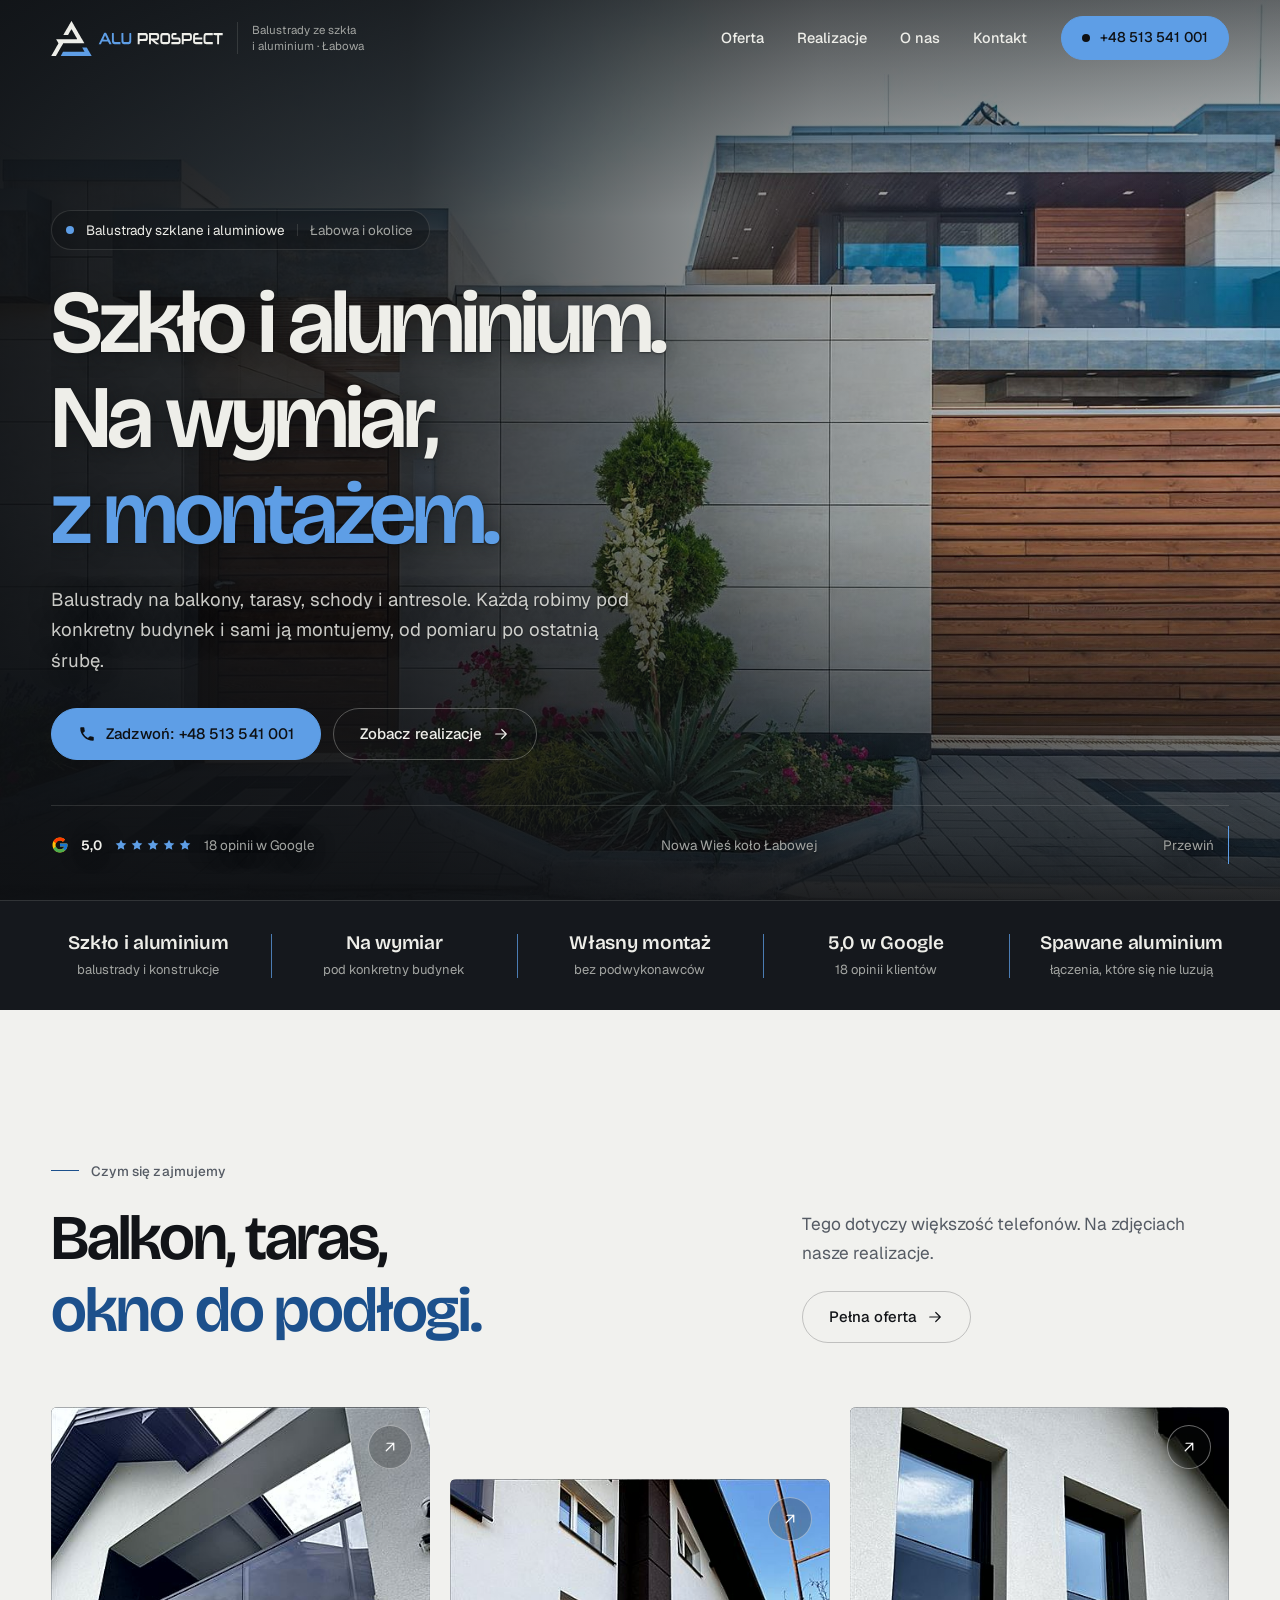
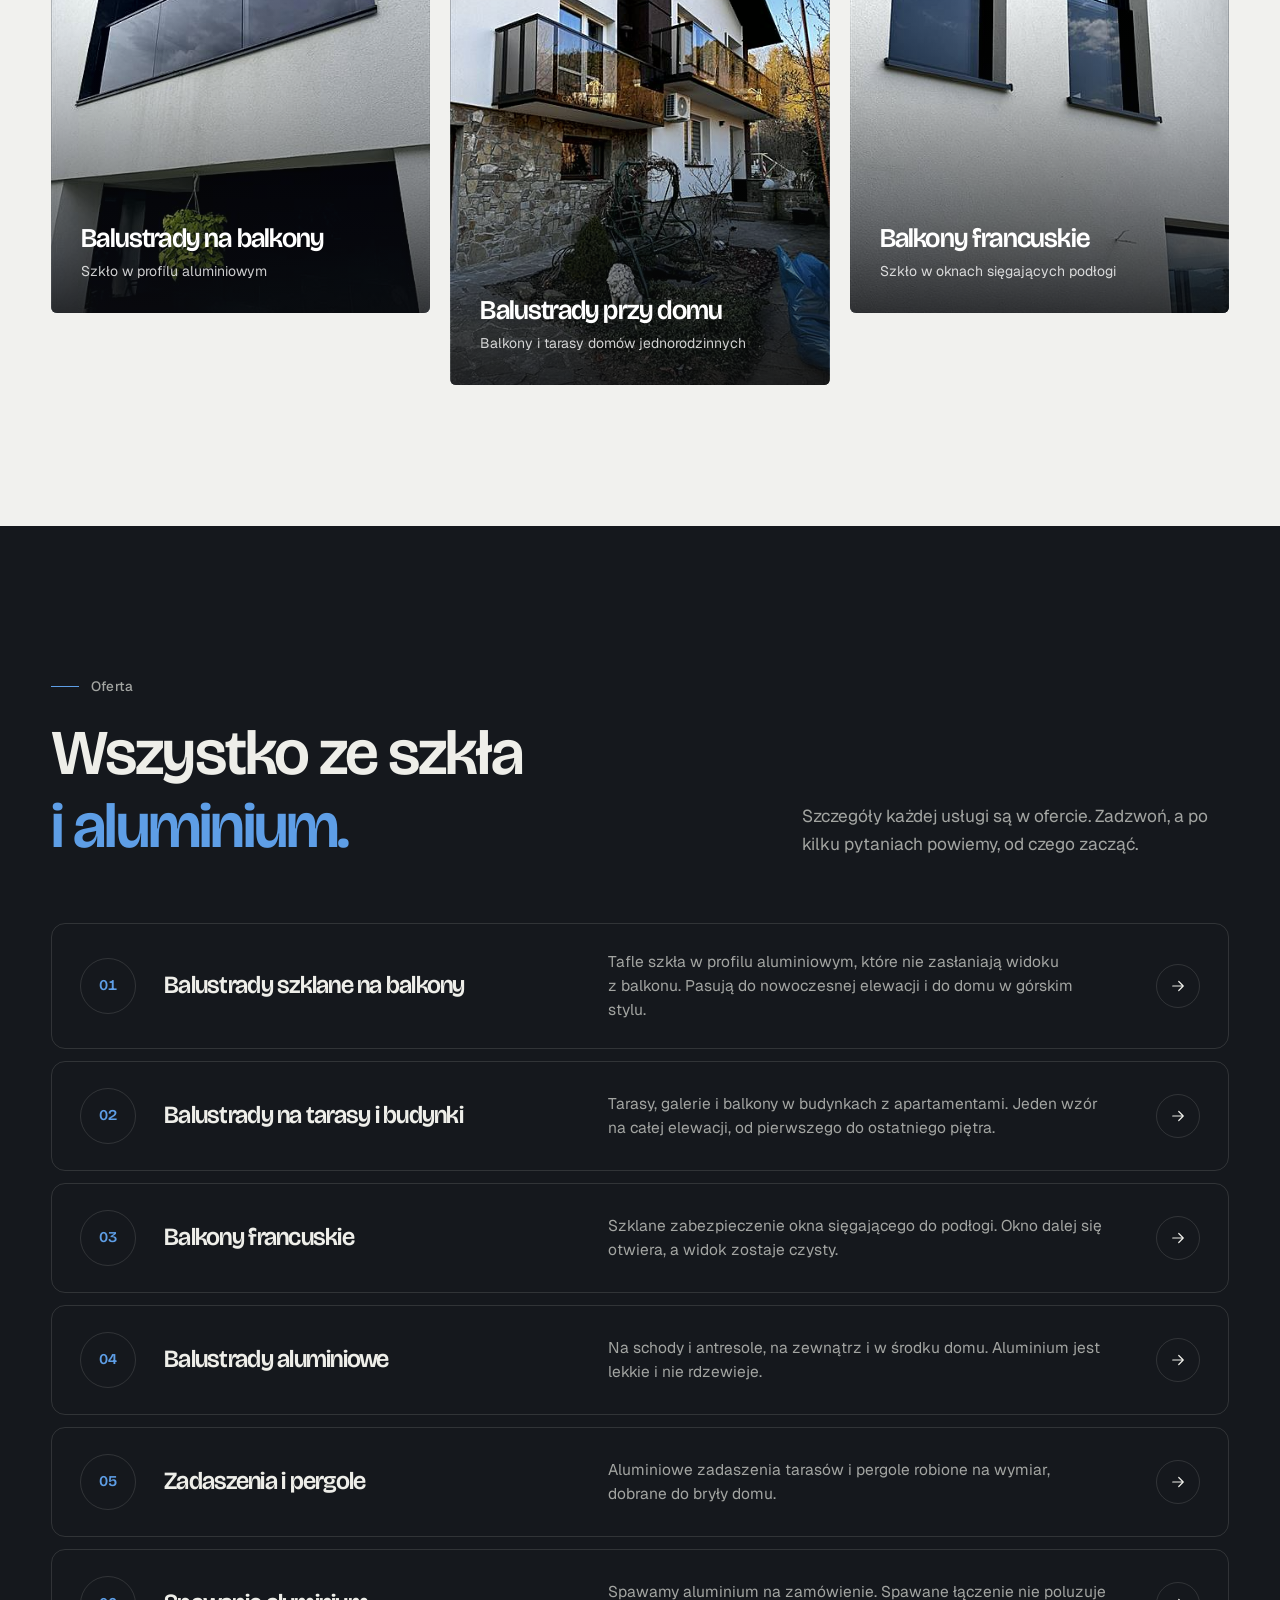
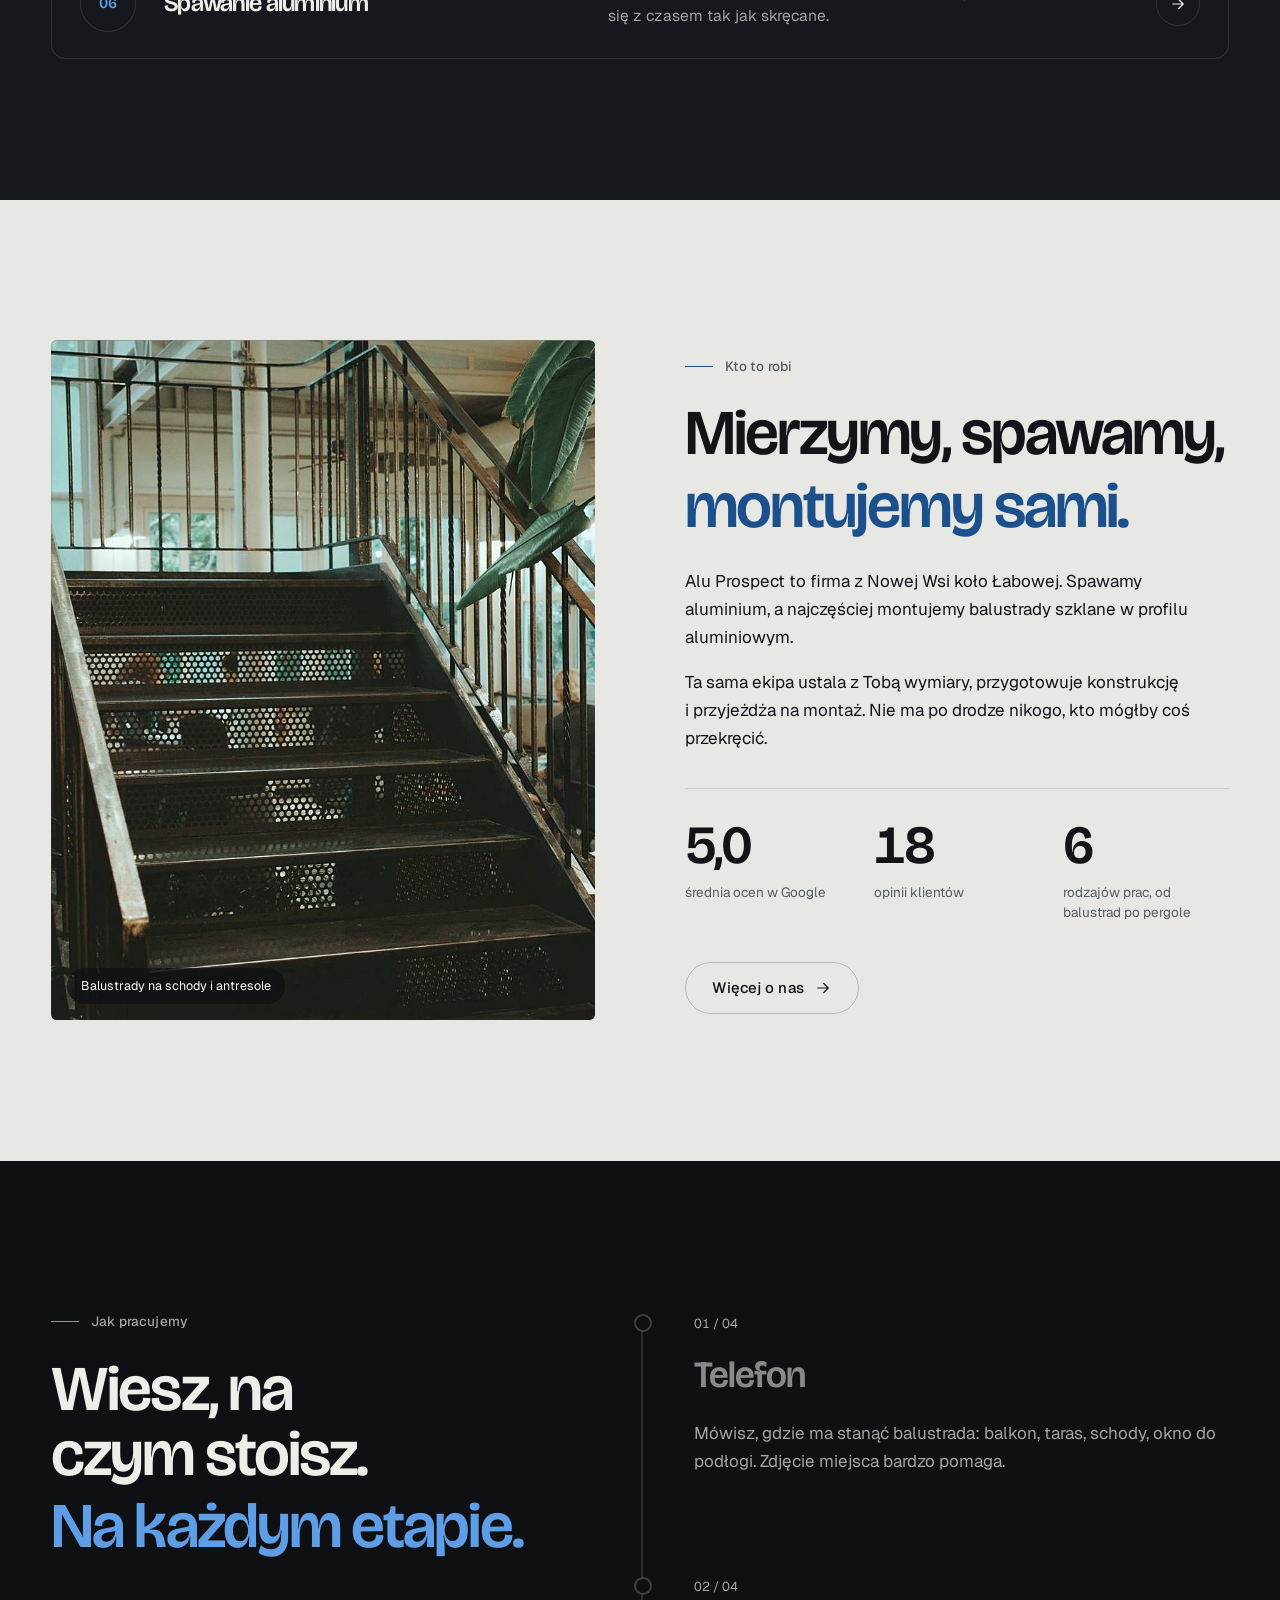
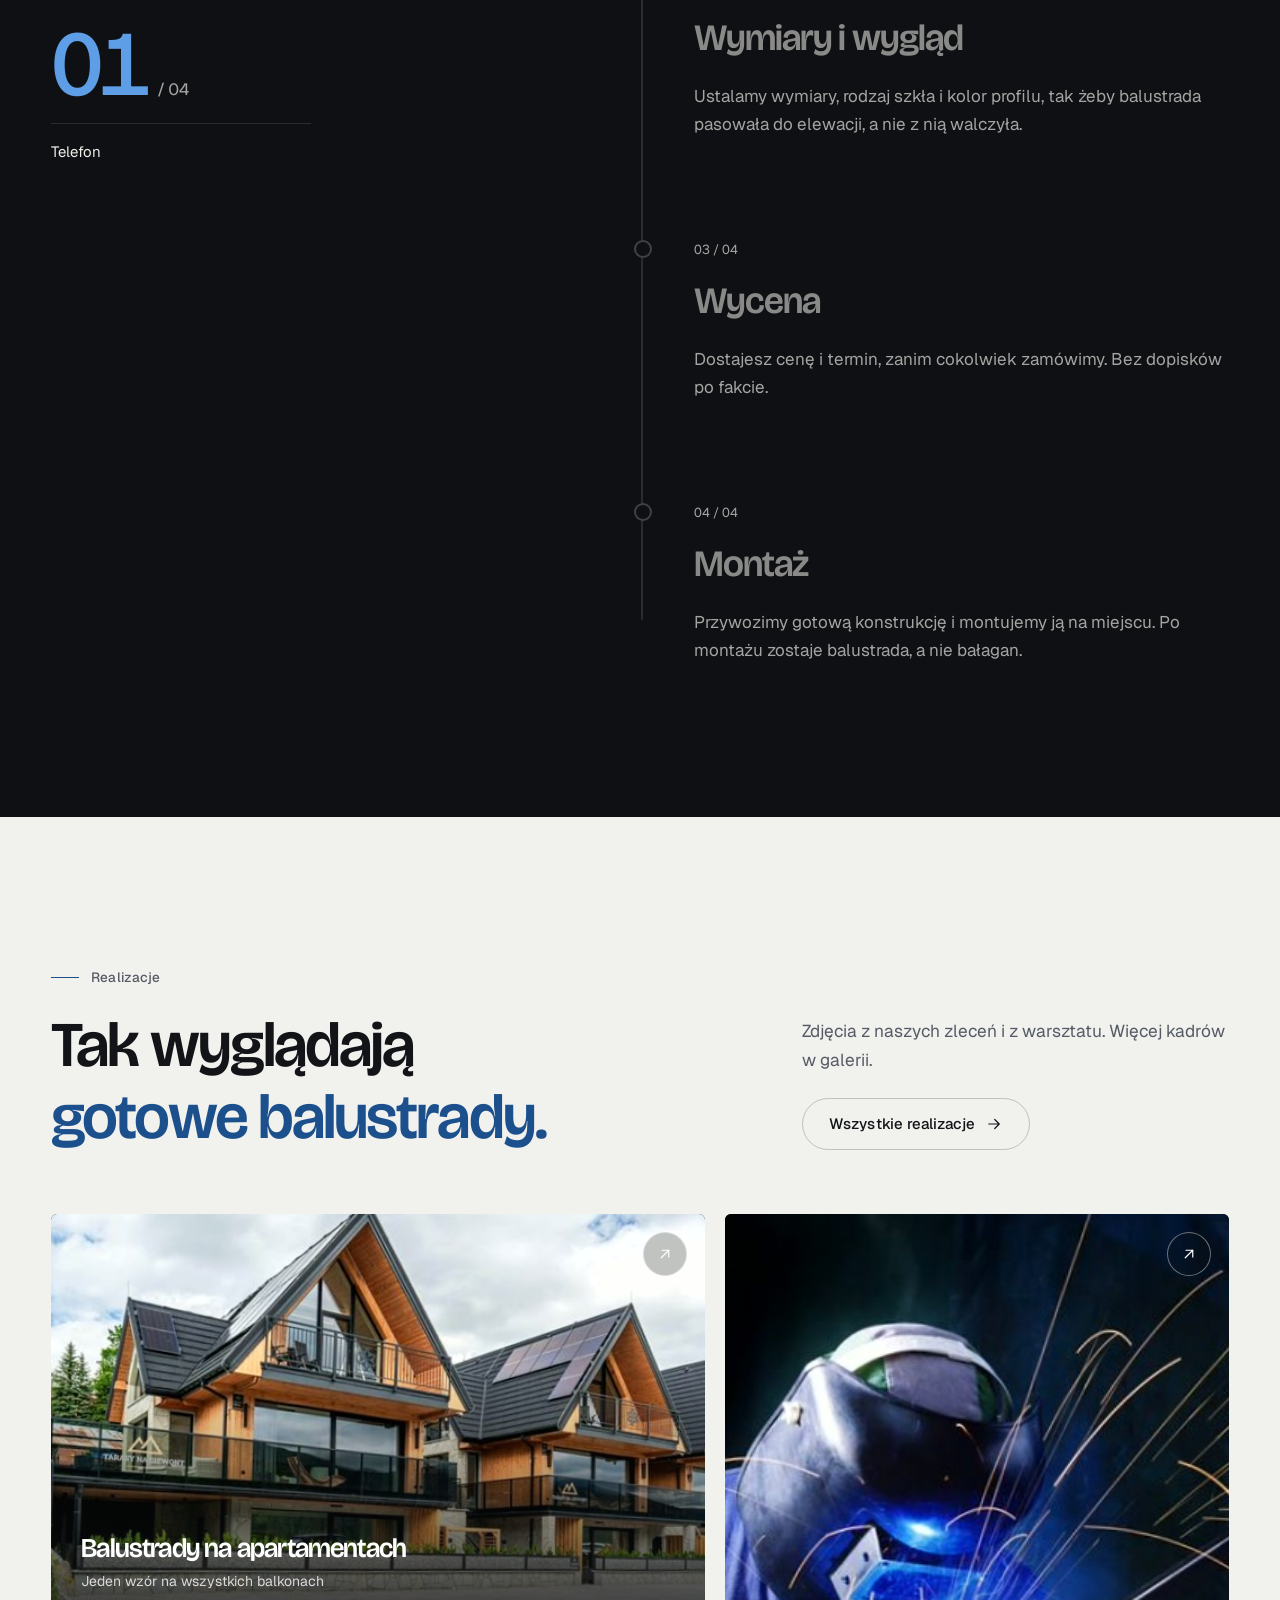
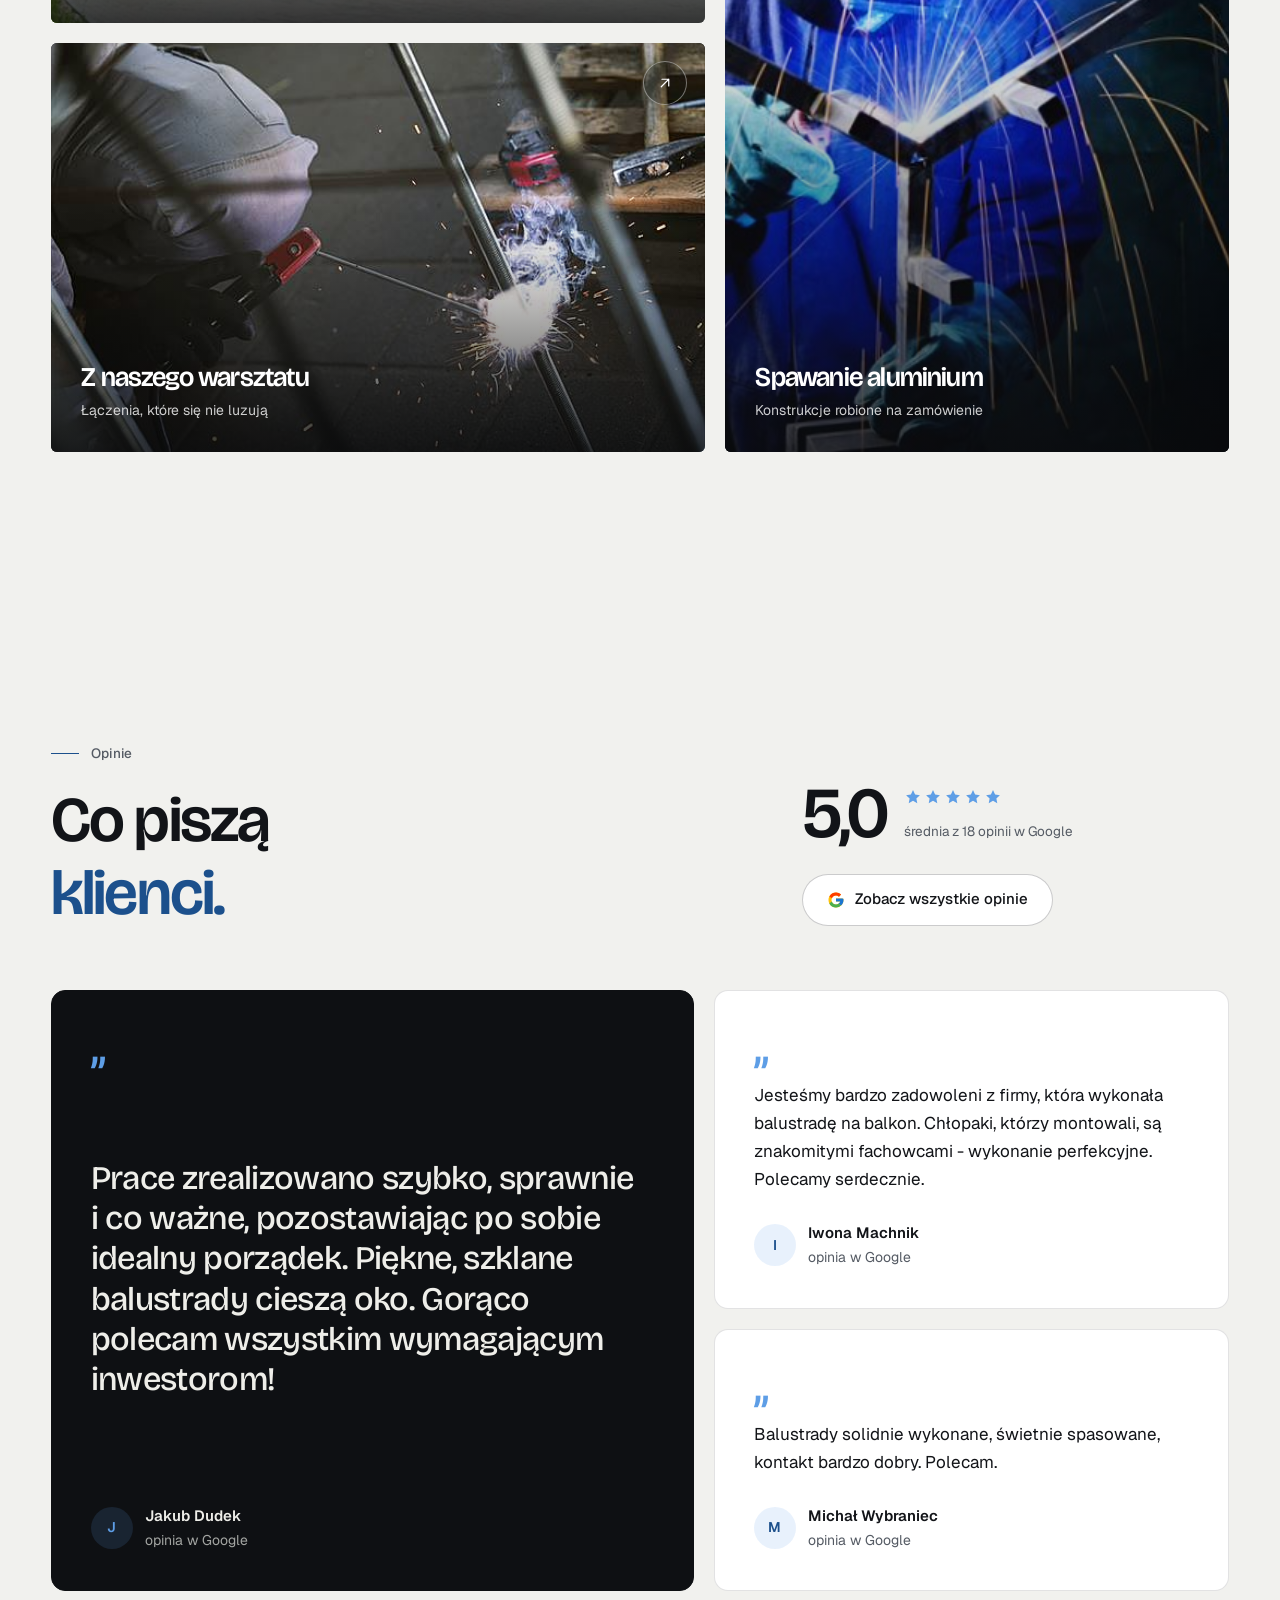
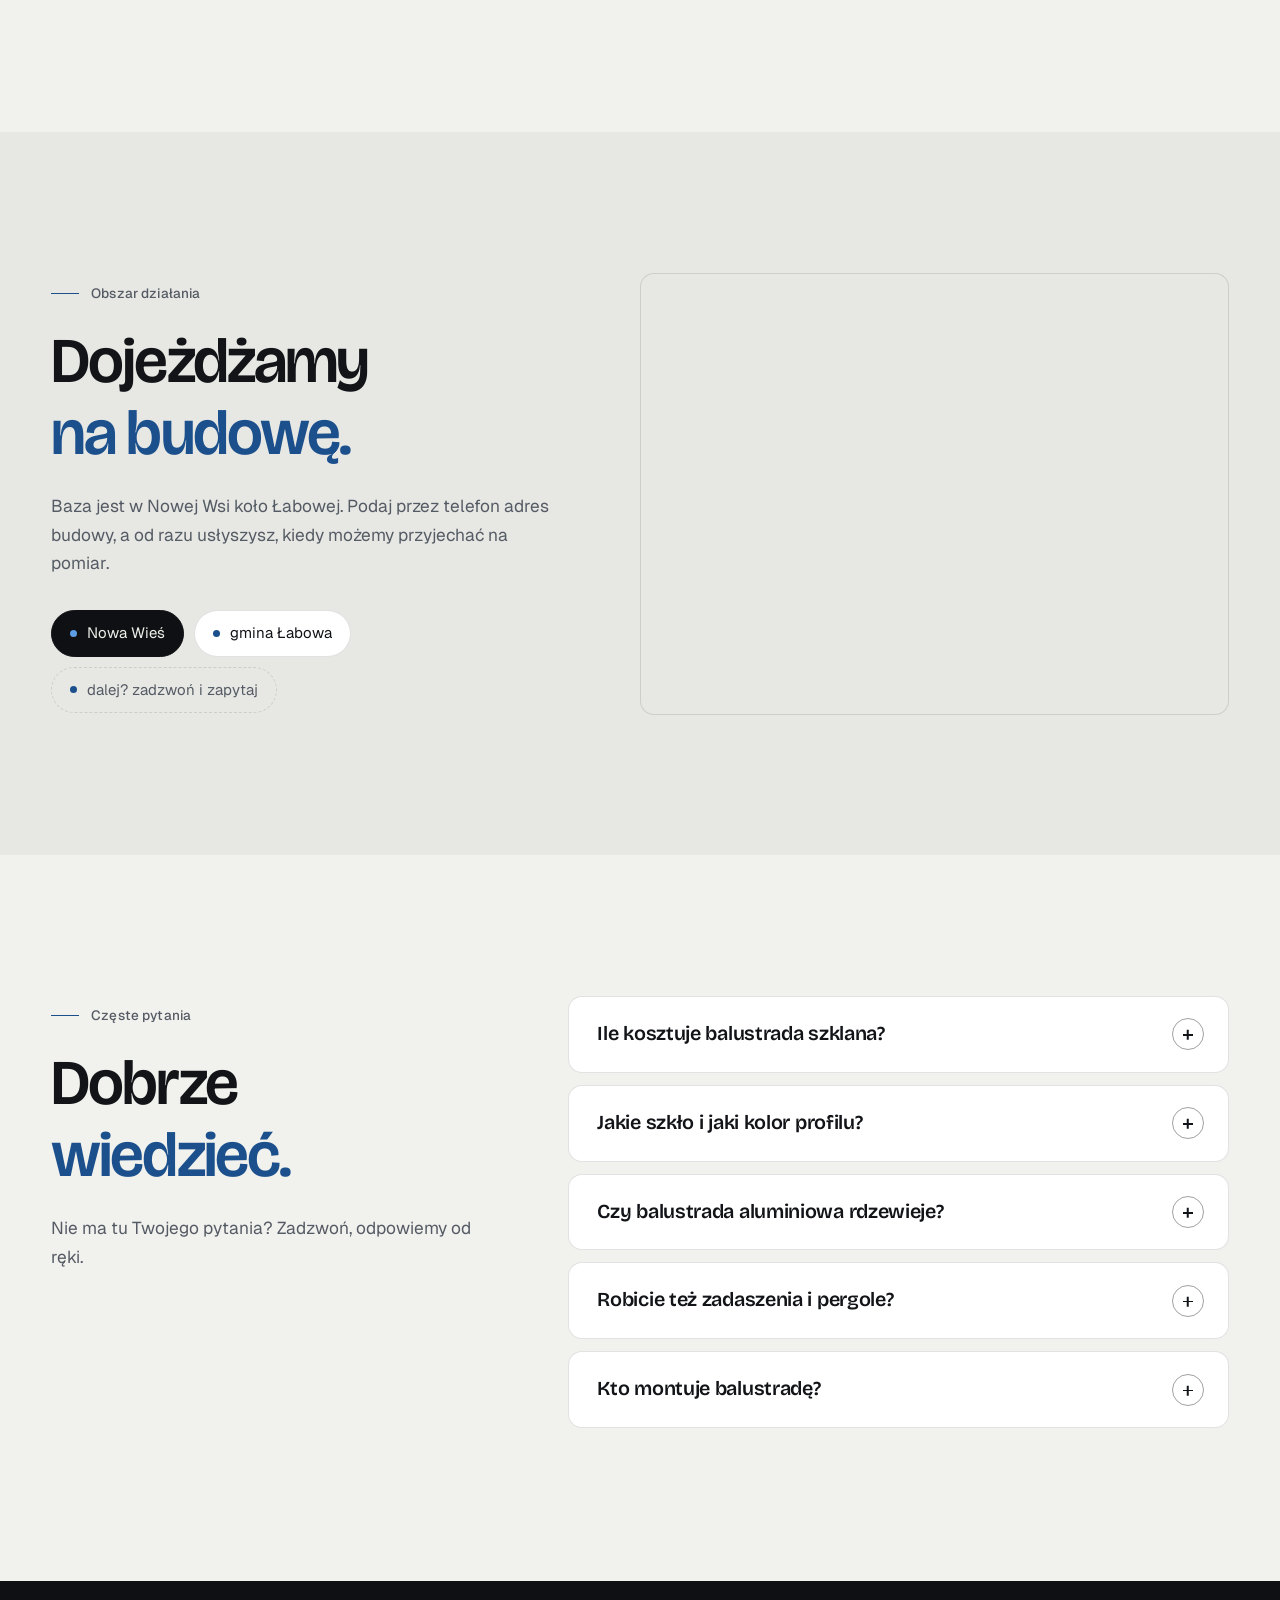
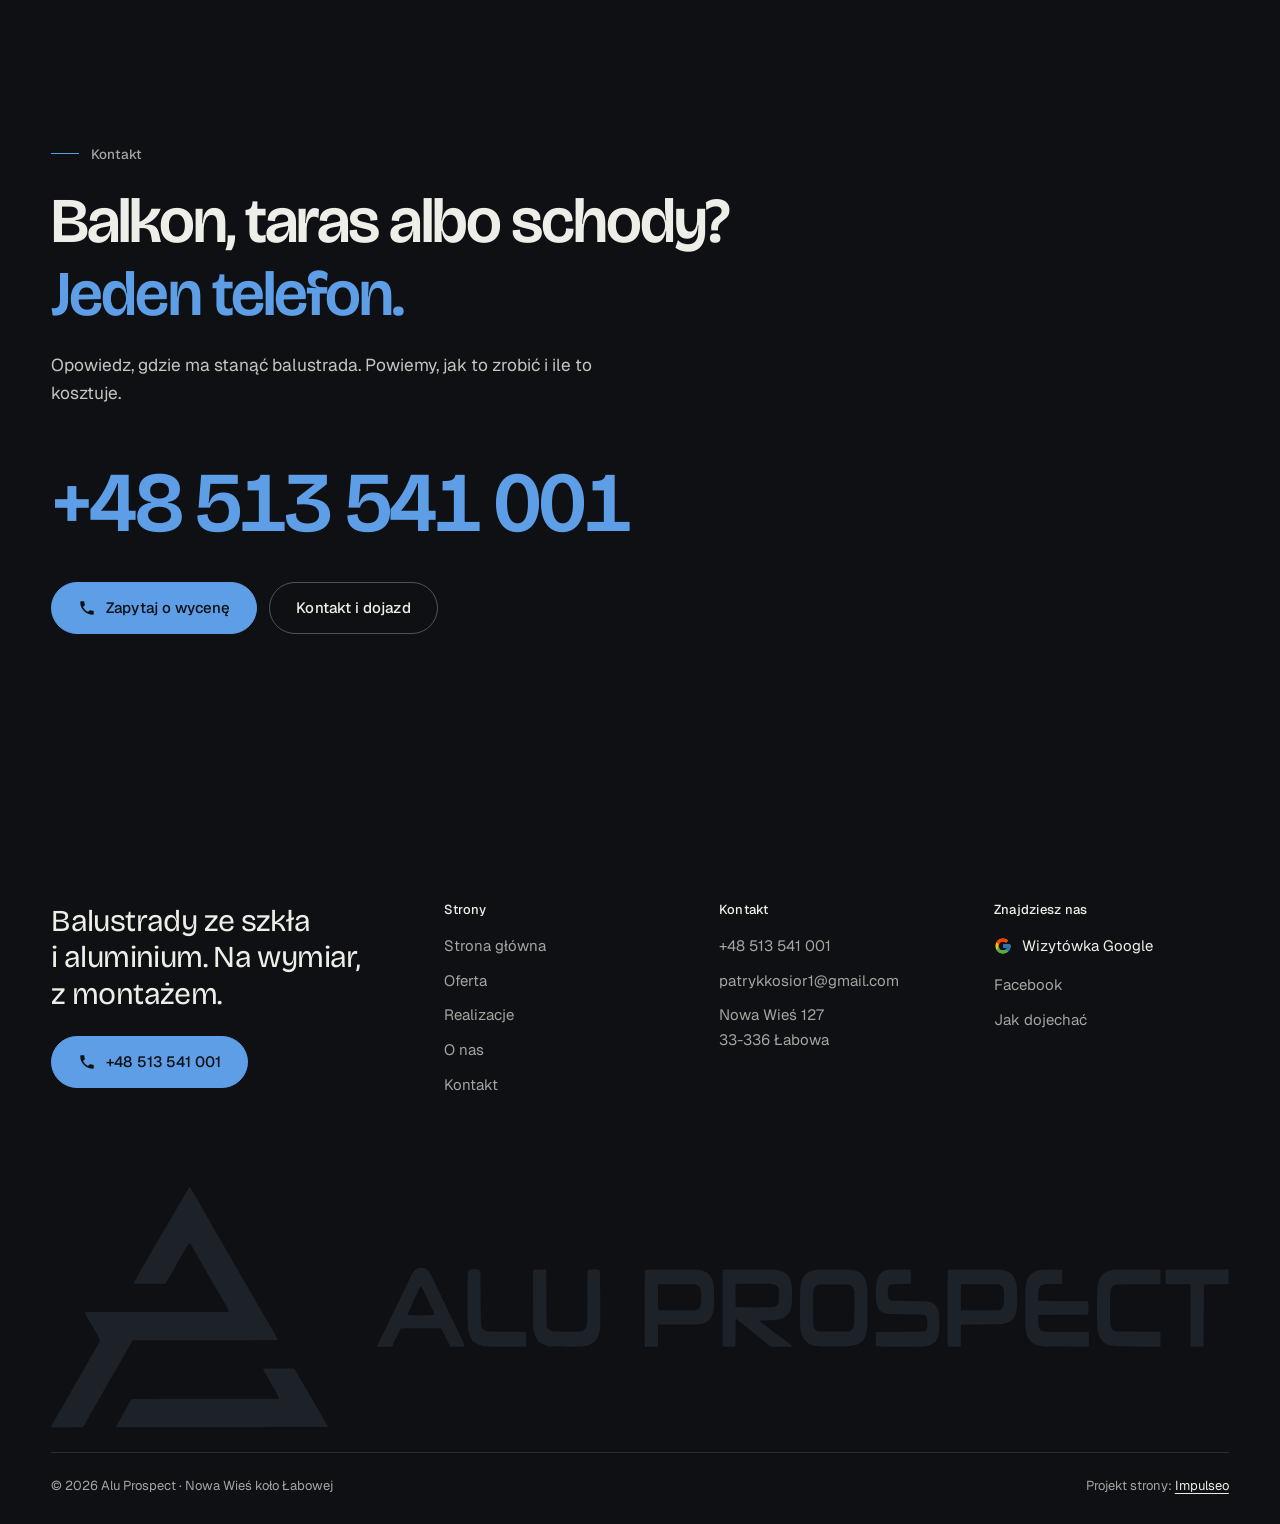
<file: index.html>
<!DOCTYPE html>
<html lang="pl">
<head>
<meta charset="UTF-8">
<meta name="viewport" content="width=device-width, initial-scale=1.0">
<title>Alu Prospect - balustrady szklane i&nbsp;aluminiowe na wymiar | Łabowa</title>
<meta name="description" content="Balustrady szklane i aluminiowe na balkony, tarasy, schody i antresole. Balkony francuskie, zadaszenia, pergole i spawanie aluminium. Wykonanie na wymiar z montażem. Nowa Wieś koło Łabowej, tel. +48 513 541 001.">
<link rel="canonical" href="https://impulseo-pl.github.io/balustrady-alu-prospect/">
<meta name="robots" content="noindex, nofollow">
<meta name="theme-color" content="#0E1013">
<meta property="og:type" content="website">
<meta property="og:locale" content="pl_PL">
<meta property="og:site_name" content="Alu Prospect">
<meta property="og:title" content="Alu Prospect - balustrady szklane i aluminiowe na wymiar | Łabowa">
<meta property="og:description" content="Balustrady szklane i aluminiowe na balkony, tarasy, schody i antresole. Balkony francuskie, zadaszenia, pergole i spawanie aluminium. Wykonanie na wymiar z montażem. Nowa Wieś koło Łabowej, tel. +48 513 541 001.">
<meta property="og:url" content="https://impulseo-pl.github.io/balustrady-alu-prospect/">
<meta property="og:image" content="https://impulseo-pl.github.io/balustrady-alu-prospect/img/og.jpg">
<meta property="og:image:width" content="1200">
<meta property="og:image:height" content="630">
<meta name="twitter:card" content="summary_large_image">
<script type="application/ld+json">{"@context": "https://schema.org", "@type": "HomeAndConstructionBusiness", "name": "Alu Prospect", "url": "https://impulseo-pl.github.io/balustrady-alu-prospect/", "telephone": "+48513541001", "email": "patrykkosior1@gmail.com", "image": "https://impulseo-pl.github.io/balustrady-alu-prospect/img/og.jpg", "logo": "https://impulseo-pl.github.io/balustrady-alu-prospect/img/logo.jpg", "address": {"@type": "PostalAddress", "streetAddress": "Nowa Wieś 127", "postalCode": "33-336", "addressLocality": "Łabowa", "addressCountry": "PL"}, "geo": {"@type": "GeoCoordinates", "latitude": 49.5146484, "longitude": 20.884172}, "aggregateRating": {"@type": "AggregateRating", "ratingValue": "5.0", "reviewCount": "18"}, "sameAs": ["https://www.facebook.com/p/Alu-Prospect-61579979646697/", "https://www.google.com/maps/place/Balustrady+Alu+Prospect/@49.5146519,20.8815971,732m/data=!3m2!1e3!4b1!4m6!3m5!1s0x473dddcff1790ee3:0x25501e431f719c7e!8m2!3d49.5146484!4d20.884172"]}</script>
<script>(function(){var d=document.documentElement;d.classList.add('js');try{if(!window.matchMedia('(prefers-reduced-motion: reduce)').matches)d.classList.add('anim');}catch(e){}setTimeout(function(){if(!d.classList.contains('anim-ok'))d.classList.remove('anim');},3500);})();</script>
<script>(function(){try{var d=document.documentElement,q=/[?&]intro/.test(location.search);if(!q&&window.matchMedia&&matchMedia('(prefers-reduced-motion: reduce)').matches)return;if(!q&&sessionStorage.getItem('aluprospect_intro'))return;sessionStorage.setItem('aluprospect_intro','1');d.classList.add('intro-on');setTimeout(function(){d.classList.remove('intro-on','intro-gra','intro-out');d.classList.add('hero-go')},4600);}catch(e){}})();</script>
<link rel="preload" as="image" href="img/hero.jpg" fetchpriority="high">
<link rel="preconnect" href="https://fonts.googleapis.com">
<link rel="preconnect" href="https://fonts.gstatic.com" crossorigin>
<link href="https://fonts.googleapis.com/css2?family=Bricolage+Grotesque:opsz,wght@12..96,400..700&family=Geist:wght@400..600&display=swap" rel="stylesheet">
<link rel="stylesheet" href="assets/styles.css?v=20261110">
<script src="assets/lenis.min.js?v=1.1.20" defer></script>
<script src="assets/main.js?v=20261110" defer></script>
</head>
<body>
<a class="skip" href="#tresc">Przejdź do treści</a>
<header class="site-head">
<div class="intro" aria-hidden="true"><span class="intro-line"><i></i></span><span class="intro-meta">balustrady ze szkła i&nbsp;aluminium · Łabowa</span></div><div class="head-in">
  <a class="brand" href="index.html" aria-label="Alu Prospect - strona główna">
    <span class="znak"><svg class="wm nav-logo" viewBox="0 0 7963 1626" role="img" aria-label="Alu Prospect"><path pathLength="1" style="--i:0" transform="translate(-527,-2) translate(0,1725) scale(0.1,-0.1)" d="M14622 17218 c-5 -7 -45 -74 -89 -148 -83 -142 -267 -456 -322 -550 -17 -30 -36 -62 -41 -70 -5 -8 -45 -76 -88 -150 -134 -230 -142 -245 -152 -260 -22 -35 -220 -373 -220 -375 0 -2 -48 -84 -106 -182 -58 -98 -117 -198 -131 -223 -14 -25 -69 -119 -122 -210 -54 -91 -146 -248 -206 -350 -60 -102 -116 -198 -124 -213 -9 -16 -20 -36 -26 -45 -5 -10 -55 -94 -109 -187 -55 -94 -106 -181 -115 -195 -9 -14 -21 -34 -27 -46 -6 -11 -83 -142 -171 -290 -88 -148 -207 -350 -265 -449 -58 -99 -115 -196 -127 -215 -11 -19 -24 -42 -28 -50 -4 -8 -48 -85 -98 -170 -117 -199 -236 -403 -268 -460 -35 -63 -145 -252 -157 -270 -6 -8 -13 -22 -17 -30 -4 -8 -26 -48 -50 -88 -24 -40 -43 -74 -43 -76 0 -3 -19 -37 -43 -78 -24 -40 -55 -93 -69 -118 -14 -25 -65 -115 -113 -200 -110 -193 -109 -192 -182 -325 -181 -331 -255 -476 -249 -491 5 -12 170 -14 1060 -14 l1054 0 28 29 c34 37 233 347 253 396 2 6 21 37 41 70 44 71 181 311 235 410 21 39 49 87 62 107 13 21 23 40 23 42 0 2 19 37 43 78 24 40 46 80 50 88 4 8 15 29 25 45 10 17 36 62 57 100 70 129 267 477 285 505 6 8 13 22 17 30 4 8 33 59 65 113 32 55 58 100 58 102 0 26 385 631 406 639 18 7 45 -22 111 -124 31 -47 69 -104 84 -128 16 -24 29 -45 29 -47 0 -2 27 -49 60 -104 33 -56 60 -103 60 -105 0 -4 112 -199 130 -226 6 -8 13 -22 17 -30 4 -8 40 -75 80 -149 40 -74 73 -135 73 -137 0 -1 19 -35 43 -76 24 -40 47 -80 51 -88 4 -8 12 -24 19 -35 19 -32 103 -176 127 -220 25 -44 137 -239 240 -415 37 -63 78 -133 90 -155 12 -22 46 -80 75 -130 29 -49 63 -108 75 -130 12 -22 64 -112 115 -200 159 -275 287 -498 310 -540 13 -22 50 -86 84 -143 34 -57 61 -106 61 -108 0 -3 100 -172 223 -377 123 -205 226 -379 230 -387 4 -8 15 -28 25 -45 78 -128 201 -399 223 -494 12 -49 12 -54 -6 -67 -16 -12 -734 -14 -4852 -14 -4315 0 -4834 -2 -4839 -15 -10 -25 130 -323 223 -476 22 -35 42 -71 46 -79 4 -8 16 -28 27 -45 11 -16 24 -39 29 -50 5 -11 21 -37 35 -58 14 -21 35 -55 46 -75 11 -20 28 -49 38 -64 35 -55 329 -544 336 -558 3 -8 22 -42 41 -75 109 -187 178 -360 179 -450 1 -57 -3 -66 -67 -174 -37 -62 -67 -115 -67 -116 0 -2 -19 -36 -43 -77 -24 -40 -55 -93 -69 -118 -14 -25 -78 -137 -143 -250 -65 -113 -129 -225 -143 -250 -14 -25 -44 -78 -68 -117 -24 -40 -44 -75 -44 -77 0 -2 -21 -40 -46 -83 -51 -86 -425 -737 -456 -793 -10 -19 -23 -42 -28 -50 -16 -27 -143 -244 -155 -265 -13 -24 -132 -233 -159 -278 -10 -18 -29 -52 -43 -77 -13 -25 -28 -52 -33 -60 -26 -40 -130 -221 -130 -224 0 -2 -26 -48 -58 -103 -32 -54 -62 -105 -66 -113 -4 -8 -12 -24 -19 -35 -19 -32 -102 -176 -127 -220 -51 -91 -255 -443 -277 -477 -12 -21 -23 -40 -23 -42 0 -3 -25 -46 -56 -97 -30 -50 -120 -205 -199 -344 -79 -140 -162 -283 -185 -319 -22 -37 -40 -68 -40 -71 0 -2 -70 -122 -156 -265 -85 -144 -169 -287 -186 -318 -18 -31 -45 -79 -60 -107 -55 -94 -139 -277 -141 -303 l-2 -27 1058 -3 c674 -2 1064 1 1075 7 16 8 130 190 209 331 11 19 65 114 120 210 55 96 109 191 120 210 11 19 57 100 101 180 45 80 86 152 92 160 6 8 13 22 17 30 4 8 26 48 50 88 24 41 43 75 43 77 0 2 41 71 90 155 50 84 90 153 90 155 0 2 27 49 60 105 33 56 60 103 60 105 0 2 28 50 61 107 34 56 81 137 104 178 23 41 86 152 140 245 54 94 112 195 128 225 17 30 40 71 52 90 12 19 36 60 52 90 17 30 78 136 135 235 57 99 107 187 111 195 4 8 15 29 26 45 10 17 54 93 98 170 43 77 122 214 175 305 53 91 106 183 118 205 12 22 39 69 60 105 21 36 47 81 58 101 36 65 115 203 177 309 34 58 65 112 69 120 4 8 12 24 19 35 19 32 102 176 127 220 12 22 74 128 136 237 62 108 125 218 140 245 15 26 77 134 137 238 61 105 118 204 127 220 9 17 31 56 49 87 18 31 38 61 44 67 9 7 1588 10 4897 12 2687 1 4891 4 4897 6 7 3 13 12 13 20 0 13 -103 220 -149 298 -10 17 -34 59 -53 95 -20 36 -53 94 -73 130 -21 36 -49 85 -63 110 -13 25 -46 81 -72 125 -26 44 -57 97 -69 118 -31 55 -420 718 -480 818 -11 19 -24 40 -28 48 -3 8 -54 94 -111 190 -58 97 -137 232 -177 301 -191 331 -226 391 -272 475 -74 133 -91 164 -133 235 -21 36 -48 83 -60 105 -27 48 -144 249 -252 433 -43 73 -78 135 -78 137 0 1 -54 94 -120 205 -66 111 -120 204 -120 205 0 2 -40 72 -90 155 -49 83 -90 153 -90 156 0 2 -11 21 -23 42 -41 64 -251 429 -370 642 -38 69 -73 130 -77 135 -4 6 -19 32 -34 58 -40 72 -257 450 -266 462 -4 6 -18 30 -32 55 -21 39 -152 266 -178 310 -9 15 -78 133 -206 355 -38 66 -74 129 -81 140 -7 11 -15 27 -19 35 -10 19 -91 160 -104 180 -6 8 -13 22 -17 30 -4 8 -40 71 -80 139 -40 67 -73 125 -73 126 0 2 -40 72 -90 156 -49 83 -90 153 -90 154 0 2 -27 49 -60 105 -33 56 -60 103 -60 106 0 2 -28 52 -63 111 -35 60 -101 173 -148 253 -46 79 -88 152 -94 161 -5 9 -23 40 -38 68 -26 49 -95 167 -117 201 -6 8 -13 22 -17 30 -4 8 -33 59 -65 113 -32 53 -58 100 -58 102 0 3 -11 22 -23 43 -13 20 -77 129 -142 242 -65 113 -126 219 -136 235 -10 17 -34 62 -55 100 -20 39 -40 75 -44 80 -4 6 -24 42 -45 80 -35 65 -65 120 -121 220 -13 22 -31 56 -42 75 -206 369 -384 650 -413 650 -3 0 -11 -6 -17 -12z"/><path class="b" pathLength="1" style="--i:1" transform="translate(-527,-2) translate(0,1725) scale(0.1,-0.1)" d="M20140 4950 c-272 -3 -496 -7 -498 -8 -2 -1 0 -7 4 -13 3 -6 0 -15 -7 -20 -19 -11 11 -98 51 -148 15 -20 31 -47 35 -61 4 -14 20 -45 35 -70 15 -25 41 -70 57 -100 17 -30 43 -77 58 -105 16 -27 36 -66 46 -85 9 -19 27 -44 38 -54 12 -11 21 -24 21 -30 0 -6 11 -31 24 -56 55 -107 100 -186 113 -201 7 -9 34 -54 58 -100 49 -93 86 -158 115 -204 10 -16 28 -48 40 -70 12 -22 35 -59 51 -83 16 -24 29 -47 29 -51 0 -5 9 -20 21 -35 33 -41 66 -102 118 -216 9 -19 28 -51 43 -70 28 -36 86 -177 90 -220 2 -18 -2 -25 -14 -25 -9 0 -20 -4 -24 -8 -4 -4 -962 -7 -2128 -7 -2806 0 -7725 -10 -7754 -16 -14 -3 -22 -11 -20 -21 2 -9 -3 -18 -11 -21 -10 -3 -12 0 -7 13 17 46 -41 -16 -69 -73 -16 -33 -38 -69 -47 -79 -10 -10 -25 -37 -34 -58 -15 -38 -61 -118 -110 -195 -12 -19 -52 -93 -89 -165 -37 -71 -75 -141 -85 -155 -27 -38 -100 -179 -100 -193 0 -7 -11 -24 -24 -38 -32 -35 -76 -105 -76 -123 0 -7 -7 -19 -15 -26 -8 -7 -15 -21 -15 -31 0 -10 -6 -22 -13 -26 -7 -4 -24 -30 -38 -58 -99 -199 -114 -227 -153 -286 -17 -24 -46 -75 -66 -114 -20 -38 -55 -99 -78 -135 -24 -36 -41 -74 -40 -85 7 -47 -55 -46 1870 -45 3856 0 12414 12 12428 16 13 4 13 6 0 14 -13 8 -12 10 3 10 21 0 22 19 2 47 -9 13 -29 48 -45 80 -17 32 -41 76 -54 98 -14 22 -37 63 -51 90 -15 28 -33 57 -41 65 -7 9 -19 29 -26 45 -7 17 -36 70 -63 118 -63 112 -63 111 -107 177 -20 30 -46 77 -57 104 -12 26 -31 60 -42 75 -11 14 -27 40 -35 56 -8 17 -23 44 -33 60 -29 44 -43 68 -67 111 -12 22 -38 64 -58 94 -20 30 -36 61 -36 69 0 8 -11 29 -25 47 -14 18 -25 35 -25 38 0 3 -34 60 -75 126 -42 66 -85 139 -95 163 -11 23 -35 69 -55 102 -19 33 -46 80 -60 105 -14 25 -34 59 -45 75 -11 17 -23 37 -27 45 -3 8 -18 33 -32 55 -51 79 -171 288 -184 320 -4 11 -18 33 -31 50 -12 16 -42 66 -65 110 -24 44 -58 103 -76 130 -44 67 -111 184 -125 215 -6 14 -21 43 -35 65 -13 22 -34 59 -46 83 -13 23 -27 42 -31 42 -4 0 -8 6 -8 13 0 7 -16 37 -36 67 -20 30 -43 68 -51 85 -9 16 -22 34 -29 38 -7 4 -20 30 -28 58 -9 28 -27 64 -41 80 -14 17 -25 35 -25 40 0 5 -17 35 -39 67 -21 31 -55 89 -76 127 -108 198 -140 247 -181 275 l-38 25 -520 0 c-287 0 -744 -2 -1016 -5z"/><path class="b" pathLength="1" style="--i:2" transform="translate(2203,546.0) scale(2.0) translate(0,-135) translate(0,402) scale(0.1,-0.1)" d="M1387 2648 c-98 -31 -159 -101 -248 -288 -17 -36 -53 -112 -81 -170 -27 -58 -58 -123 -68 -145 -26 -59 -59 -125 -80 -164 -11 -19 -24 -46 -30 -60 -6 -15 -28 -60 -50 -101 -22 -41 -40 -81 -40 -90 0 -8 -25 -62 -54 -120 -96 -189 -153 -304 -171 -350 -10 -25 -24 -49 -30 -55 -12 -10 -25 -38 -61 -125 -10 -25 -23 -52 -28 -60 -6 -8 -20 -33 -30 -55 -10 -22 -23 -49 -28 -59 -6 -10 -21 -49 -35 -85 -13 -36 -32 -77 -41 -91 -21 -34 -212 -418 -212 -428 0 -4 -13 -29 -30 -55 -16 -26 -30 -56 -30 -67 0 -10 -9 -22 -20 -25 -13 -4 -20 -15 -20 -31 l0 -24 265 0 c256 0 265 1 265 19 0 11 4 23 10 26 6 3 10 18 10 33 0 15 21 63 46 107 45 78 157 307 184 373 26 65 -11 62 708 62 544 0 657 -2 680 -14 24 -13 97 -144 176 -316 9 -19 20 -42 25 -50 6 -8 19 -35 31 -60 11 -25 27 -56 34 -70 8 -14 20 -44 27 -67 l12 -43 244 0 243 0 0 47 c0 42 -65 196 -120 283 -9 15 -109 226 -137 290 -8 19 -19 42 -24 50 -5 8 -12 22 -15 30 -9 23 -72 150 -100 200 -14 25 -41 82 -59 128 -19 45 -45 96 -58 112 -14 16 -28 44 -32 62 -6 28 -109 251 -162 353 -34 63 -53 104 -108 223 -31 67 -69 144 -85 169 -17 26 -30 56 -30 67 0 12 -14 41 -30 65 -17 24 -30 50 -30 56 0 7 -13 40 -30 73 -16 34 -30 65 -30 70 0 5 -7 15 -15 22 -8 7 -15 18 -15 25 0 31 -127 235 -165 265 -99 79 -204 98 -328 58z m164 -693 c17 -33 34 -67 38 -75 5 -8 30 -60 56 -115 62 -131 69 -144 88 -180 9 -16 28 -57 43 -90 45 -104 84 -188 116 -249 17 -33 35 -76 39 -95 4 -20 10 -46 14 -57 10 -32 -15 -34 -410 -35 -371 -1 -495 5 -495 26 0 27 41 126 89 215 28 52 54 102 57 110 56 144 123 290 173 380 5 8 17 33 27 55 10 22 24 47 30 55 9 13 20 46 39 117 15 55 50 33 96 -62z"/><path class="b" pathLength="1" style="--i:3" transform="translate(2203,546.0) scale(2.0) translate(0,-135) translate(0,402) scale(0.1,-0.1)" d="M3196 2610 c-34 -6 -64 -16 -71 -26 -6 -10 -17 -14 -23 -10 -30 18 -32 -43 -32 -982 0 -774 3 -957 14 -998 7 -27 24 -91 36 -142 12 -51 33 -112 46 -135 13 -23 35 -63 49 -89 29 -55 58 -78 100 -78 22 -1 35 -9 50 -32 11 -17 27 -35 35 -39 23 -11 121 -38 161 -44 21 -3 42 -12 49 -20 11 -13 110 -15 726 -15 l714 0 0 220 c0 230 -5 264 -44 276 -12 4 -289 8 -616 9 -631 3 -673 6 -740 50 -65 43 -108 91 -114 126 -15 92 -23 472 -25 1136 -1 708 -3 781 -22 751 -7 -10 -10 -8 -15 9 -3 12 -13 24 -22 28 -29 11 -196 14 -256 5z"/><path class="b" pathLength="1" style="--i:4" transform="translate(2203,546.0) scale(2.0) translate(0,-135) translate(0,402) scale(0.1,-0.1)" d="M7255 2614 c-78 -6 -102 -13 -84 -25 11 -8 8 -9 -10 -7 -20 2 -26 -3 -33 -27 -5 -16 -8 -408 -8 -870 1 -723 -1 -850 -14 -910 -9 -38 -16 -80 -16 -91 0 -12 -17 -43 -38 -68 -87 -105 -148 -116 -657 -110 -444 5 -494 10 -545 59 -19 18 -49 46 -66 62 l-32 29 -8 190 c-5 104 -9 540 -9 969 0 508 -3 783 -10 787 -5 4 -95 8 -200 8 -204 0 -214 -2 -215 -37 0 -5 -4 -2 -9 6 -20 32 -23 -111 -19 -1030 l5 -954 25 -70 c14 -38 29 -90 33 -115 4 -25 13 -55 21 -67 8 -12 14 -28 14 -35 1 -7 14 -29 30 -48 17 -19 30 -39 30 -45 1 -13 36 -55 47 -55 5 0 33 -16 62 -35 62 -41 131 -71 183 -80 21 -3 45 -13 54 -23 16 -16 67 -17 615 -20 585 -3 599 -2 636 18 21 11 54 20 73 20 35 0 103 29 158 69 17 11 34 21 39 21 30 0 84 56 129 136 64 115 86 184 114 359 19 118 9 1950 -10 1950 -8 0 -15 4 -15 8 0 27 -132 42 -270 31z"/><path pathLength="1" style="--i:5" transform="translate(2203,546.0) scale(2.0) translate(0,-135) translate(0,402) scale(0.1,-0.1)" d="M9067 2603 c-9 -8 -9 -2565 -1 -2587 5 -14 34 -16 219 -16 212 0 213 0 219 23 3 12 6 181 6 375 l0 352 633 0 c759 1 848 9 1006 89 119 61 196 177 238 356 27 120 27 810 0 930 -64 278 -195 412 -453 465 -92 19 -139 20 -978 20 -486 0 -886 -3 -889 -7z m1763 -517 c109 -58 139 -147 140 -413 0 -287 -28 -372 -141 -422 -45 -20 -66 -21 -670 -21 -343 0 -630 0 -636 0 -14 0 -20 860 -6 874 4 4 293 6 643 4 597 -3 637 -4 670 -22z"/><path pathLength="1" style="--i:6" transform="translate(2203,546.0) scale(2.0) translate(0,-135) translate(0,402) scale(0.1,-0.1)" d="M11697 2603 c-9 -8 -9 -2550 -1 -2581 6 -22 7 -22 214 -22 180 0 209 2 214 16 3 9 6 218 6 464 0 474 1 479 46 444 13 -11 90 -73 171 -139 277 -226 328 -267 468 -380 77 -62 196 -159 265 -215 69 -56 146 -117 173 -137 26 -19 47 -39 47 -44 0 -5 158 -9 375 -9 206 0 375 4 375 8 0 18 -29 44 -135 121 -60 45 -124 92 -141 105 -17 14 -215 163 -440 332 -225 169 -410 311 -412 315 -2 5 2 9 10 9 236 -4 555 11 643 30 263 58 390 188 446 455 25 122 28 623 3 743 -60 299 -194 429 -494 477 -99 16 -1818 24 -1833 8z m1689 -488 c108 -19 142 -40 180 -107 l29 -53 0 -225 c0 -223 0 -225 -26 -275 -38 -73 -86 -101 -189 -114 -125 -16 -1222 -15 -1238 1 -9 9 -12 109 -12 390 0 348 1 378 18 387 31 18 1131 14 1238 -4z"/><path pathLength="1" style="--i:7" transform="translate(2203,546.0) scale(2.0) translate(0,-135) translate(0,402) scale(0.1,-0.1)" d="M14800 2591 c-242 -58 -370 -169 -436 -379 -48 -151 -54 -261 -54 -916 0 -639 0 -647 41 -836 44 -202 190 -361 379 -410 150 -40 225 -44 725 -44 501 -1 497 -1 695 41 188 40 329 168 386 352 51 164 54 215 54 908 0 358 -3 666 -6 685 -36 224 -69 319 -143 411 -71 87 -159 141 -296 179 -114 32 -1219 39 -1345 9z m1206 -508 c54 -29 87 -69 116 -140 l23 -58 0 -570 c0 -517 -2 -575 -18 -625 -25 -80 -59 -124 -114 -151 l-48 -24 -485 -3 c-563 -4 -581 -2 -646 63 -79 80 -79 77 -79 740 0 625 -1 610 55 698 28 45 69 72 133 88 18 4 255 7 527 6 490 -2 495 -2 536 -24z"/><path pathLength="1" style="--i:8" transform="translate(2203,546.0) scale(2.0) translate(0,-135) translate(0,402) scale(0.1,-0.1)" d="M17233 2590 c-276 -81 -378 -324 -360 -855 14 -386 83 -529 297 -607 87 -32 206 -38 744 -38 346 0 544 -4 569 -11 104 -28 139 -112 132 -315 -5 -178 -30 -225 -132 -253 -20 -6 -357 -10 -815 -10 -429 -1 -784 -4 -789 -7 -10 -6 -13 -453 -3 -478 9 -24 1573 -24 1679 0 298 68 394 157 446 412 26 124 23 646 -4 742 -46 168 -118 263 -242 321 -110 51 -121 52 -760 58 l-600 6 -36 23 c-60 37 -79 95 -79 245 0 89 5 140 17 178 35 113 34 113 433 119 l325 5 3 243 2 242 -382 -1 c-340 0 -390 -3 -445 -19z"/><path pathLength="1" style="--i:9" transform="translate(2203,546.0) scale(2.0) translate(0,-135) translate(0,402) scale(0.1,-0.1)" d="M19307 2603 c-9 -8 -9 -2550 -1 -2581 6 -22 7 -22 219 -22 l213 0 6 31 c3 17 6 186 6 374 l0 343 678 5 c691 5 749 8 867 47 151 49 259 153 307 298 70 211 74 853 8 1092 -52 186 -157 311 -310 367 -143 53 -144 53 -1098 53 -489 0 -892 -3 -895 -7z m1769 -520 c103 -55 125 -119 132 -383 5 -237 -10 -336 -62 -396 -61 -71 -38 -68 -753 -71 l-643 -3 0 433 c0 239 3 437 7 441 4 4 293 6 643 4 633 -3 635 -3 676 -25z"/><path pathLength="1" style="--i:10" transform="translate(2203,546.0) scale(2.0) translate(0,-135) translate(0,402) scale(0.1,-0.1)" d="M22410 2590 c-279 -60 -406 -199 -466 -510 -14 -71 -17 -180 -21 -668 -6 -797 4 -915 97 -1106 65 -133 195 -229 352 -261 40 -8 98 -20 128 -27 40 -9 257 -13 811 -15 l757 -3 6 22 c10 38 7 466 -3 473 -6 3 -313 6 -683 6 -892 0 -905 1 -973 101 -38 55 -59 201 -53 373 l3 100 840 3 c461 1 843 6 848 11 9 9 12 436 2 451 -4 7 -297 10 -841 9 -458 0 -838 3 -844 6 -28 17 -4 367 30 435 58 115 114 130 463 130 164 0 286 4 297 10 17 9 18 27 19 227 0 120 -2 226 -5 236 -8 26 -637 24 -764 -3z"/><path pathLength="1" style="--i:11" transform="translate(2203,546.0) scale(2.0) translate(0,-135) translate(0,402) scale(0.1,-0.1)" d="M24840 2589 c-264 -56 -396 -193 -455 -474 -44 -205 -49 -1363 -7 -1575 57 -287 188 -443 417 -494 207 -46 216 -46 972 -46 l721 0 6 23 c3 12 6 124 6 248 0 198 -2 228 -16 233 -9 3 -338 6 -732 6 -394 1 -737 5 -761 9 -91 18 -157 93 -182 206 -15 73 -23 734 -11 980 13 264 34 319 136 373 l51 27 735 3 c404 1 745 4 758 7 l22 5 -2 243 -3 242 -780 2 c-744 2 -784 1 -875 -18z"/><path pathLength="1" style="--i:12" transform="translate(2203,546.0) scale(2.0) translate(0,-135) translate(0,402) scale(0.1,-0.1)" d="M26677 2603 c-13 -12 -8 -468 5 -481 9 -9 116 -12 420 -12 l408 0 0 -1032 c0 -568 3 -1043 6 -1055 6 -23 7 -23 220 -23 118 0 215 1 216 3 2 1 5 474 8 1052 l5 1050 418 3 417 2 0 250 0 250 -1058 0 c-582 0 -1062 -3 -1065 -7z"/></svg></span>
    <span class="brand-sub">Balustrady ze szkła<br>i aluminium · Łabowa</span>
  </a>
  <nav class="nav-links" aria-label="Menu główne">
    <a class="nl" href="oferta.html">Oferta</a><a class="nl" href="realizacje.html">Realizacje</a><a class="nl" href="o-nas.html">O&nbsp;nas</a><a class="nl" href="kontakt.html">Kontakt</a>
    <a class="btn btn-copper nav-cta" href="tel:+48513541001"><span class="live" aria-hidden="true"></span>+48 513 541 001</a>
  </nav>
  <button class="burger" type="button" aria-label="Otwórz menu" aria-expanded="false" aria-controls="mnav"><span></span><span></span></button>
</div>
</header>
<script>(function(){var d=document.documentElement;if(!d.classList.contains('intro-on'))return;
var wyszlo=false,koniec=false,t0=Date.now();
function heroGotowe(){var im=document.querySelector('.hero-media img');return !!(im&&im.complete&&im.naturalWidth>0);}
function sprzataj(){if(koniec)return;koniec=true;d.classList.add('hero-go');d.classList.remove('intro-on','intro-gra','intro-out');
['--i-w','--i-h','--i-px','--i-py','--i-zmniejsz','--i-baza-w','--i-baza-h'].forEach(function(k){d.style.removeProperty(k);});
try{document.dispatchEvent(new Event('wejscie:koniec'));}catch(e){}}
function wyjdz(){if(wyszlo||koniec)return;wyszlo=true;d.classList.add('intro-out');setTimeout(function(){d.classList.add('hero-go');},240);setTimeout(sprzataj,880);}
function moze(){if(wyszlo||koniec)return;var t=Date.now()-t0;if(t>=1500&&(heroGotowe()||t>=1900))wyjdz();else setTimeout(moze,60);}
try{var znak=document.querySelector('.brand .znak'),wm=znak&&znak.querySelector('.wm');if(!wm){sprzataj();return;}
znak.classList.add('mierze');var r=wm.getBoundingClientRect();znak.classList.remove('mierze');
if(!r.width||!r.height){sprzataj();return;}
var W=window.innerWidth,H=window.innerHeight,cel=W<680?Math.min(W*0.8,330):Math.min(W*0.36,540);cel=Math.max(r.width,cel);
var u=function(k,v){d.style.setProperty(k,v);};
u('--i-w',Math.round(cel)+'px');u('--i-h',Math.round(cel*r.height/r.width)+'px');u('--i-zmniejsz',(r.width/cel).toFixed(4));
u('--i-px',Math.round(r.left+r.width/2-W/2)+'px');u('--i-py',Math.round(r.top+r.height/2-H/2)+'px');
u('--i-baza-w',Math.round(r.width)+'px');u('--i-baza-h',Math.round(r.height)+'px');
requestAnimationFrame(function(){requestAnimationFrame(function(){d.classList.add('intro-gra');t0=Date.now();moze();});});
['wheel','touchstart','keydown','pointerdown'].forEach(function(ev){window.addEventListener(ev,function(){sprzataj();},{once:true,passive:true});});
setTimeout(sprzataj,3900);
}catch(e){sprzataj();}})();</script>
<div class="mnav" id="mnav">
  <div class="mnav-in">
    <a class="ml" href="index.html" aria-current="page">Strona główna</a><a class="ml" href="oferta.html">Oferta</a><a class="ml" href="realizacje.html">Realizacje</a><a class="ml" href="o-nas.html">O&nbsp;nas</a><a class="ml" href="kontakt.html">Kontakt</a>
    <div class="mnav-foot">
      <span>Wycena i&nbsp;termin przez telefon</span>
      <a class="btn btn-copper" href="tel:+48513541001"><svg class="ico" width="16" height="16" viewBox="0 0 24 24" fill="none" aria-hidden="true"><path d="M6.6 10.8a15.5 15.5 0 0 0 6.6 6.6l2.2-2.2a1 1 0 0 1 1-.24 11.4 11.4 0 0 0 3.6.58 1 1 0 0 1 1 1V20a1 1 0 0 1-1 1A17 17 0 0 1 3 4a1 1 0 0 1 1-1h3.5a1 1 0 0 1 1 1c0 1.25.2 2.46.58 3.6a1 1 0 0 1-.25 1l-2.23 2.2Z" fill="currentColor"/></svg>+48 513 541 001</a>
    </div>
  </div>
</div>
<main id="tresc">

<section class="hero">
  <div class="hero-media"><img src="img/hero.jpg" alt="Nowoczesny dom z kamienną okładziną i szklaną balustradą balkonu" width="1600" height="1068" decoding="async" fetchpriority="high"></div>
  <div class="hero-in">
    <p class="hero-tag up" style="--d:0"><span class="live" aria-hidden="true"></span>Balustrady szklane i&nbsp;aluminiowe<span class="sep" aria-hidden="true"></span><span class="muted">Łabowa i&nbsp;okolice</span></p>
    <h1><span class="ln"><span class="ln-i" style="--k:0">Szkło i&nbsp;aluminium.</span></span><span class="ln"><span class="ln-i" style="--k:1">Na wymiar,</span></span><span class="ln"><span class="ln-i" style="--k:2"><em>z&nbsp;montażem.</em></span></span></h1>
    <p class="hero-lead up" style="--d:380">Balustrady na balkony, tarasy, schody i&nbsp;antresole. Każdą robimy pod konkretny budynek i&nbsp;sami ją montujemy, od pomiaru po ostatnią śrubę.</p>
    <div class="hero-ctas up" style="--d:500">
      <a class="btn btn-copper" href="tel:+48513541001"><svg class="ico" width="16" height="16" viewBox="0 0 24 24" fill="none" aria-hidden="true"><path d="M6.6 10.8a15.5 15.5 0 0 0 6.6 6.6l2.2-2.2a1 1 0 0 1 1-.24 11.4 11.4 0 0 0 3.6.58 1 1 0 0 1 1 1V20a1 1 0 0 1-1 1A17 17 0 0 1 3 4a1 1 0 0 1 1-1h3.5a1 1 0 0 1 1 1c0 1.25.2 2.46.58 3.6a1 1 0 0 1-.25 1l-2.23 2.2Z" fill="currentColor"/></svg>Zadzwoń: +48 513 541 001</a>
      <a class="btn btn-ghost" href="realizacje.html">Zobacz realizacje<svg class="ico arr" width="18" height="18" viewBox="0 0 24 24" fill="none" stroke="currentColor" stroke-width="1.6" stroke-linecap="round" stroke-linejoin="round" aria-hidden="true"><path d="M5 12h14M13 6l6 6-6 6"/></svg></a>
    </div>
    <div class="hero-foot up" style="--d:640">
      <span class="rate"><svg class="g-logo" viewBox="0 0 48 48" aria-hidden="true"><path fill="#FFC107" d="M43.6 20.5H42V20H24v8h11.3C33.7 32.7 29.2 36 24 36c-6.6 0-12-5.4-12-12s5.4-12 12-12c3.1 0 5.8 1.2 7.9 3.1l5.7-5.7C34 6.1 29.3 4 24 4 12.9 4 4 12.9 4 24s8.9 20 20 20 20-8.9 20-20c0-1.3-.1-2.4-.4-3.5z"/><path fill="#FF3D00" d="m6.3 14.7 6.6 4.8C14.7 15.1 19 12 24 12c3.1 0 5.8 1.2 7.9 3.1l5.7-5.7C34 6.1 29.3 4 24 4 16.3 4 9.7 8.3 6.3 14.7z"/><path fill="#4CAF50" d="M24 44c5.2 0 9.9-2 13.4-5.2l-6.2-5.2A11.9 11.9 0 0 1 24 36c-5.2 0-9.6-3.3-11.3-7.9l-6.5 5C9.5 39.6 16.2 44 24 44z"/><path fill="#1976D2" d="M43.6 20.5H42V20H24v8h11.3a12 12 0 0 1-4.1 5.6l6.2 5.2C37 39.2 44 34 44 24c0-1.3-.1-2.4-.4-3.5z"/></svg><b>5,0</b><span class="stars" aria-label="Ocena 5 na 5"><svg viewBox="0 0 24 24" aria-hidden="true"><path fill="currentColor" d="M12 2.8l2.8 5.9 6.4.8-4.7 4.4 1.2 6.3L12 17.1l-5.7 3.1 1.2-6.3L2.8 9.5l6.4-.8z"/></svg><svg viewBox="0 0 24 24" aria-hidden="true"><path fill="currentColor" d="M12 2.8l2.8 5.9 6.4.8-4.7 4.4 1.2 6.3L12 17.1l-5.7 3.1 1.2-6.3L2.8 9.5l6.4-.8z"/></svg><svg viewBox="0 0 24 24" aria-hidden="true"><path fill="currentColor" d="M12 2.8l2.8 5.9 6.4.8-4.7 4.4 1.2 6.3L12 17.1l-5.7 3.1 1.2-6.3L2.8 9.5l6.4-.8z"/></svg><svg viewBox="0 0 24 24" aria-hidden="true"><path fill="currentColor" d="M12 2.8l2.8 5.9 6.4.8-4.7 4.4 1.2 6.3L12 17.1l-5.7 3.1 1.2-6.3L2.8 9.5l6.4-.8z"/></svg><svg viewBox="0 0 24 24" aria-hidden="true"><path fill="currentColor" d="M12 2.8l2.8 5.9 6.4.8-4.7 4.4 1.2 6.3L12 17.1l-5.7 3.1 1.2-6.3L2.8 9.5l6.4-.8z"/></svg></span><span>18 opinii w&nbsp;Google</span></span>
      <span>Nowa Wieś koło Łabowej</span>
      <span class="cue" aria-hidden="true">Przewiń<span class="cue-line"><i></i></span></span>
    </div>
  </div>
</section>

<section class="strip" aria-label="Najważniejsze w skrócie">
  <div class="strip-in">
    <div class="strip-it"><div class="k">Szkło i&nbsp;aluminium</div><div class="v">balustrady i&nbsp;konstrukcje</div></div>
    <div class="strip-it"><div class="k">Na wymiar</div><div class="v">pod konkretny budynek</div></div>
    <div class="strip-it"><div class="k">Własny montaż</div><div class="v">bez podwykonawców</div></div>
    <div class="strip-it"><div class="k">5,0 w&nbsp;Google</div><div class="v">18 opinii klientów</div></div>
    <div class="strip-it"><div class="k">Spawane aluminium</div><div class="v">łączenia, które się nie luzują</div></div>
  </div>
</section>

<section class="sec" id="uslugi">
  <div class="wrap">
    <div class="sec-head">
      <div>
        <p class="eyebrow rv">Czym się zajmujemy</p>
        <h2 class="h2 rv rv-h"><span class="ln"><span class="ln-i" style="--k:0">Balkon, taras,</span></span><span class="ln"><span class="ln-i" style="--k:1"><em>okno do podłogi.</em></span></span></h2>
      </div>
      <div class="side rv" style="--d:120">
        <p class="lead">Tego dotyczy większość telefonów. Na zdjęciach nasze realizacje.</p>
        <a class="btn btn-ghost" href="oferta.html">Pełna oferta<svg class="ico arr" width="18" height="18" viewBox="0 0 24 24" fill="none" stroke="currentColor" stroke-width="1.6" stroke-linecap="round" stroke-linejoin="round" aria-hidden="true"><path d="M5 12h14M13 6l6 6-6 6"/></svg></a>
      </div>
    </div>
    <div class="tiles-3">
      <a class="tile rv-img rv" style="--d:0" href="oferta.html#balkony">
        <img src="img/g2.jpg" alt="Szklana balustrada balkonu na białej elewacji - realizacja Alu Prospect" width="450" height="600" decoding="async">
        <span class="go" aria-hidden="true"><svg class="ico" width="18" height="18" viewBox="0 0 24 24" fill="none" stroke="currentColor" stroke-width="1.6" stroke-linecap="round" stroke-linejoin="round" aria-hidden="true"><path d="M7 17 17 7M8 7h9v9"/></svg></span>
        <span class="tile-cap"><h3>Balustrady na balkony</h3><span>Szkło w&nbsp;profilu aluminiowym</span></span>
      </a><a class="tile rv-img rv" style="--d:120" href="oferta.html#tarasy">
        <img src="img/g3.jpg" alt="Balkony domu jednorodzinnego z balustradami - realizacja Alu Prospect" width="450" height="600" decoding="async">
        <span class="go" aria-hidden="true"><svg class="ico" width="18" height="18" viewBox="0 0 24 24" fill="none" stroke="currentColor" stroke-width="1.6" stroke-linecap="round" stroke-linejoin="round" aria-hidden="true"><path d="M7 17 17 7M8 7h9v9"/></svg></span>
        <span class="tile-cap"><h3>Balustrady przy domu</h3><span>Balkony i&nbsp;tarasy domów jednorodzinnych</span></span>
      </a><a class="tile rv-img rv" style="--d:240" href="oferta.html#francuskie">
        <img src="img/g4.jpg" alt="Szklane balkony francuskie w oknach do podłogi - realizacja Alu Prospect" width="450" height="600" decoding="async">
        <span class="go" aria-hidden="true"><svg class="ico" width="18" height="18" viewBox="0 0 24 24" fill="none" stroke="currentColor" stroke-width="1.6" stroke-linecap="round" stroke-linejoin="round" aria-hidden="true"><path d="M7 17 17 7M8 7h9v9"/></svg></span>
        <span class="tile-cap"><h3>Balkony francuskie</h3><span>Szkło w&nbsp;oknach sięgających podłogi</span></span>
      </a>
    </div>
  </div>
</section>

<section class="sec dark-2" id="oferta">
  <div class="wrap">
    <div class="sec-head">
      <div>
        <p class="eyebrow rv">Oferta</p>
        <h2 class="h2 rv rv-h"><span class="ln"><span class="ln-i" style="--k:0">Wszystko ze szkła</span></span><span class="ln"><span class="ln-i" style="--k:1"><em>i&nbsp;aluminium.</em></span></span></h2>
      </div>
      <div class="side rv" style="--d:120">
        <p class="lead">Szczegóły każdej usługi są w&nbsp;ofercie. Zadzwoń, a&nbsp;po kilku pytaniach powiemy, od czego zacząć.</p>
      </div>
    </div>
    <div class="svc-list">
      <a class="card rv" style="--d:0" href="oferta.html#balkony">
        <span class="ic ic-no" aria-hidden="true">01</span>
        <h3>Balustrady szklane na balkony</h3>
        <p>Tafle szkła w&nbsp;profilu aluminiowym, które nie zasłaniają widoku z&nbsp;balkonu. Pasują do nowoczesnej elewacji i&nbsp;do domu w&nbsp;górskim stylu.</p>
        <span class="go" aria-hidden="true"><svg class="ico arr" width="18" height="18" viewBox="0 0 24 24" fill="none" stroke="currentColor" stroke-width="1.6" stroke-linecap="round" stroke-linejoin="round" aria-hidden="true"><path d="M5 12h14M13 6l6 6-6 6"/></svg></span>
      </a><a class="card rv" style="--d:60" href="oferta.html#tarasy">
        <span class="ic ic-no" aria-hidden="true">02</span>
        <h3>Balustrady na tarasy i&nbsp;budynki</h3>
        <p>Tarasy, galerie i&nbsp;balkony w&nbsp;budynkach z&nbsp;apartamentami. Jeden wzór na całej elewacji, od pierwszego do ostatniego piętra.</p>
        <span class="go" aria-hidden="true"><svg class="ico arr" width="18" height="18" viewBox="0 0 24 24" fill="none" stroke="currentColor" stroke-width="1.6" stroke-linecap="round" stroke-linejoin="round" aria-hidden="true"><path d="M5 12h14M13 6l6 6-6 6"/></svg></span>
      </a><a class="card rv" style="--d:120" href="oferta.html#francuskie">
        <span class="ic ic-no" aria-hidden="true">03</span>
        <h3>Balkony francuskie</h3>
        <p>Szklane zabezpieczenie okna sięgającego do podłogi. Okno dalej się otwiera, a&nbsp;widok zostaje czysty.</p>
        <span class="go" aria-hidden="true"><svg class="ico arr" width="18" height="18" viewBox="0 0 24 24" fill="none" stroke="currentColor" stroke-width="1.6" stroke-linecap="round" stroke-linejoin="round" aria-hidden="true"><path d="M5 12h14M13 6l6 6-6 6"/></svg></span>
      </a><a class="card rv" style="--d:180" href="oferta.html#aluminiowe">
        <span class="ic ic-no" aria-hidden="true">04</span>
        <h3>Balustrady aluminiowe</h3>
        <p>Na schody i&nbsp;antresole, na zewnątrz i&nbsp;w&nbsp;środku domu. Aluminium jest lekkie i&nbsp;nie rdzewieje.</p>
        <span class="go" aria-hidden="true"><svg class="ico arr" width="18" height="18" viewBox="0 0 24 24" fill="none" stroke="currentColor" stroke-width="1.6" stroke-linecap="round" stroke-linejoin="round" aria-hidden="true"><path d="M5 12h14M13 6l6 6-6 6"/></svg></span>
      </a><a class="card rv" style="--d:240" href="oferta.html#zadaszenia">
        <span class="ic ic-no" aria-hidden="true">05</span>
        <h3>Zadaszenia i&nbsp;pergole</h3>
        <p>Aluminiowe zadaszenia tarasów i&nbsp;pergole robione na wymiar, dobrane do bryły domu.</p>
        <span class="go" aria-hidden="true"><svg class="ico arr" width="18" height="18" viewBox="0 0 24 24" fill="none" stroke="currentColor" stroke-width="1.6" stroke-linecap="round" stroke-linejoin="round" aria-hidden="true"><path d="M5 12h14M13 6l6 6-6 6"/></svg></span>
      </a><a class="card rv" style="--d:300" href="oferta.html#spawanie">
        <span class="ic ic-no" aria-hidden="true">06</span>
        <h3>Spawanie aluminium</h3>
        <p>Spawamy aluminium na zamówienie. Spawane łączenie nie poluzuje się z&nbsp;czasem tak jak skręcane.</p>
        <span class="go" aria-hidden="true"><svg class="ico arr" width="18" height="18" viewBox="0 0 24 24" fill="none" stroke="currentColor" stroke-width="1.6" stroke-linecap="round" stroke-linejoin="round" aria-hidden="true"><path d="M5 12h14M13 6l6 6-6 6"/></svg></span>
      </a>
    </div>
  </div>
</section>

<section class="sec paper-2">
  <div class="wrap about">
    <figure class="fig rv-img rv">
      <img src="img/about.jpg" alt="Schody z metalową balustradą we wnętrzu" width="1600" height="1066" decoding="async" data-plx="36" style="height:112%;margin-top:-6%">
      <figcaption class="fig-tag">Balustrady na schody i&nbsp;antresole</figcaption>
    </figure>
    <div>
      <p class="eyebrow rv">Kto to robi</p>
      <h2 class="h2 rv rv-h"><span class="ln"><span class="ln-i" style="--k:0">Mierzymy, spawamy,</span></span><span class="ln"><span class="ln-i" style="--k:1"><em>montujemy sami.</em></span></span></h2>
      <p class="rv" style="--d:100;margin-top:28px">Alu Prospect to firma z&nbsp;Nowej Wsi koło Łabowej. Spawamy aluminium, a&nbsp;najczęściej montujemy balustrady szklane w&nbsp;profilu aluminiowym.</p>
      <p class="rv" style="--d:160">Ta sama ekipa ustala z&nbsp;Tobą wymiary, przygotowuje konstrukcję i&nbsp;przyjeżdża na montaż. Nie ma po drodze nikogo, kto mógłby coś przekręcić.</p>
      <div class="stats rv" style="--d:200">
        <div class="stat"><b><span class="num" data-to="5,0">5,0</span></b><span>średnia ocen w&nbsp;Google</span></div>
        <div class="stat"><b><span class="num" data-to="18">18</span></b><span>opinii klientów</span></div>
        <div class="stat"><b><span class="num" data-to="6">6</span></b><span>rodzajów prac, od balustrad po pergole</span></div>
      </div>
      <a class="btn btn-ghost rv" style="--d:240" href="o-nas.html">Więcej o&nbsp;nas<svg class="ico arr" width="18" height="18" viewBox="0 0 24 24" fill="none" stroke="currentColor" stroke-width="1.6" stroke-linecap="round" stroke-linejoin="round" aria-hidden="true"><path d="M5 12h14M13 6l6 6-6 6"/></svg></a>
    </div>
  </div>
</section>

<section class="proces proces-os sec">
  <div class="wrap proc-grid">
    <div class="proc-side">
      <p class="eyebrow rv">Jak pracujemy</p>
      <h2 class="h2 rv rv-h"><span class="ln"><span class="ln-i" style="--k:0">Wiesz, na czym stoisz.</span></span><span class="ln"><span class="ln-i" style="--k:1"><em>Na każdym etapie.</em></span></span></h2>
      <div class="proc-count rv" style="--d:160" aria-hidden="true"><b>01</b><span>/ 04</span></div>
      <p class="proc-now rv" style="--d:200" aria-hidden="true">Telefon</p>
    </div>
    <div class="proc-steps">
      <span class="wire" aria-hidden="true"><i></i></span>
      <ol class="proc-ol"><li class="step" data-nazwa="Telefon">
          <span class="no">01 / 04</span>
          <h3>Telefon</h3>
          <p>Mówisz, gdzie ma stanąć balustrada: balkon, taras, schody, okno do podłogi. Zdjęcie miejsca bardzo pomaga.</p>
        </li><li class="step" data-nazwa="Wymiary i wygląd">
          <span class="no">02 / 04</span>
          <h3>Wymiary i&nbsp;wygląd</h3>
          <p>Ustalamy wymiary, rodzaj szkła i&nbsp;kolor profilu, tak żeby balustrada pasowała do elewacji, a&nbsp;nie z&nbsp;nią walczyła.</p>
        </li><li class="step" data-nazwa="Wycena">
          <span class="no">03 / 04</span>
          <h3>Wycena</h3>
          <p>Dostajesz cenę i&nbsp;termin, zanim cokolwiek zamówimy. Bez dopisków po fakcie.</p>
        </li><li class="step" data-nazwa="Montaż">
          <span class="no">04 / 04</span>
          <h3>Montaż</h3>
          <p>Przywozimy gotową konstrukcję i&nbsp;montujemy ją na miejscu. Po montażu zostaje balustrada, a&nbsp;nie bałagan.</p>
        </li></ol>
    </div>
  </div>
</section>

<section class="sec">
  <div class="wrap">
    <div class="sec-head">
      <div>
        <p class="eyebrow rv">Realizacje</p>
        <h2 class="h2 rv rv-h"><span class="ln"><span class="ln-i" style="--k:0">Tak wyglądają</span></span><span class="ln"><span class="ln-i" style="--k:1"><em>gotowe balustrady.</em></span></span></h2>
      </div>
      <div class="side rv" style="--d:120">
        <p class="lead">Zdjęcia z&nbsp;naszych zleceń i&nbsp;z&nbsp;warsztatu. Więcej kadrów w&nbsp;galerii.</p>
        <a class="btn btn-ghost" href="realizacje.html">Wszystkie realizacje<svg class="ico arr" width="18" height="18" viewBox="0 0 24 24" fill="none" stroke="currentColor" stroke-width="1.6" stroke-linecap="round" stroke-linejoin="round" aria-hidden="true"><path d="M5 12h14M13 6l6 6-6 6"/></svg></a>
      </div>
    </div>
    <div class="gal-3">
      <a class="tile rv-img rv" style="--d:0" href="realizacje.html">
        <img src="img/g1.jpg" alt="Budynki z apartamentami ze szklanymi balustradami na balkonach - realizacja Alu Prospect" width="580" height="378" loading="lazy" decoding="async">
        <span class="go" aria-hidden="true"><svg class="ico" width="18" height="18" viewBox="0 0 24 24" fill="none" stroke="currentColor" stroke-width="1.6" stroke-linecap="round" stroke-linejoin="round" aria-hidden="true"><path d="M7 17 17 7M8 7h9v9"/></svg></span>
        <span class="tile-cap"><h3>Balustrady na apartamentach</h3><span>Jeden wzór na wszystkich balkonach</span></span>
      </a><a class="tile rv-img rv" style="--d:120" href="realizacje.html">
        <img src="img/g6.jpg" alt="Spawanie aluminiowej konstrukcji - Alu Prospect" width="568" height="560" loading="lazy" decoding="async">
        <span class="go" aria-hidden="true"><svg class="ico" width="18" height="18" viewBox="0 0 24 24" fill="none" stroke="currentColor" stroke-width="1.6" stroke-linecap="round" stroke-linejoin="round" aria-hidden="true"><path d="M7 17 17 7M8 7h9v9"/></svg></span>
        <span class="tile-cap"><h3>Spawanie aluminium</h3><span>Konstrukcje robione na zamówienie</span></span>
      </a><a class="tile rv-img rv" style="--d:240" href="realizacje.html">
        <img src="img/g5.jpg" alt="Spawanie profili aluminiowych w warsztacie - Alu Prospect" width="600" height="400" loading="lazy" decoding="async">
        <span class="go" aria-hidden="true"><svg class="ico" width="18" height="18" viewBox="0 0 24 24" fill="none" stroke="currentColor" stroke-width="1.6" stroke-linecap="round" stroke-linejoin="round" aria-hidden="true"><path d="M7 17 17 7M8 7h9v9"/></svg></span>
        <span class="tile-cap"><h3>Z&nbsp;naszego warsztatu</h3><span>Łączenia, które się nie luzują</span></span>
      </a>
    </div>
  </div>
</section>

<section class="opinie sec" id="opinie">
  <div class="wrap">
    <div class="sec-head">
      <div>
        <p class="eyebrow rv">Opinie</p>
        <h2 class="h2 rv rv-h"><span class="ln"><span class="ln-i" style="--k:0">Co piszą</span></span><span class="ln"><span class="ln-i" style="--k:1"><em>klienci.</em></span></span></h2>
      </div>
      <div class="side rv" style="--d:120">
        <div class="op-meta"><span class="big">5,0</span><span><span class="stars" aria-label="Ocena 5 na 5"><svg viewBox="0 0 24 24" aria-hidden="true"><path fill="currentColor" d="M12 2.8l2.8 5.9 6.4.8-4.7 4.4 1.2 6.3L12 17.1l-5.7 3.1 1.2-6.3L2.8 9.5l6.4-.8z"/></svg><svg viewBox="0 0 24 24" aria-hidden="true"><path fill="currentColor" d="M12 2.8l2.8 5.9 6.4.8-4.7 4.4 1.2 6.3L12 17.1l-5.7 3.1 1.2-6.3L2.8 9.5l6.4-.8z"/></svg><svg viewBox="0 0 24 24" aria-hidden="true"><path fill="currentColor" d="M12 2.8l2.8 5.9 6.4.8-4.7 4.4 1.2 6.3L12 17.1l-5.7 3.1 1.2-6.3L2.8 9.5l6.4-.8z"/></svg><svg viewBox="0 0 24 24" aria-hidden="true"><path fill="currentColor" d="M12 2.8l2.8 5.9 6.4.8-4.7 4.4 1.2 6.3L12 17.1l-5.7 3.1 1.2-6.3L2.8 9.5l6.4-.8z"/></svg><svg viewBox="0 0 24 24" aria-hidden="true"><path fill="currentColor" d="M12 2.8l2.8 5.9 6.4.8-4.7 4.4 1.2 6.3L12 17.1l-5.7 3.1 1.2-6.3L2.8 9.5l6.4-.8z"/></svg></span><small>średnia z&nbsp;18 opinii w&nbsp;Google</small></span></div>
        <a class="op-google" href="https://www.google.com/maps/place/Balustrady+Alu+Prospect/@49.5146519,20.8815971,732m/data=!3m2!1e3!4b1!4m6!3m5!1s0x473dddcff1790ee3:0x25501e431f719c7e!8m2!3d49.5146484!4d20.884172" target="_blank" rel="noopener"><svg class="g-logo" viewBox="0 0 48 48" aria-hidden="true"><path fill="#FFC107" d="M43.6 20.5H42V20H24v8h11.3C33.7 32.7 29.2 36 24 36c-6.6 0-12-5.4-12-12s5.4-12 12-12c3.1 0 5.8 1.2 7.9 3.1l5.7-5.7C34 6.1 29.3 4 24 4 12.9 4 4 12.9 4 24s8.9 20 20 20 20-8.9 20-20c0-1.3-.1-2.4-.4-3.5z"/><path fill="#FF3D00" d="m6.3 14.7 6.6 4.8C14.7 15.1 19 12 24 12c3.1 0 5.8 1.2 7.9 3.1l5.7-5.7C34 6.1 29.3 4 24 4 16.3 4 9.7 8.3 6.3 14.7z"/><path fill="#4CAF50" d="M24 44c5.2 0 9.9-2 13.4-5.2l-6.2-5.2A11.9 11.9 0 0 1 24 36c-5.2 0-9.6-3.3-11.3-7.9l-6.5 5C9.5 39.6 16.2 44 24 44z"/><path fill="#1976D2" d="M43.6 20.5H42V20H24v8h11.3a12 12 0 0 1-4.1 5.6l6.2 5.2C37 39.2 44 34 44 24c0-1.3-.1-2.4-.4-3.5z"/></svg>Zobacz wszystkie opinie</a>
      </div>
    </div>
    <div class="opinie-grid">
      <figure class="op-card feat rv" style="--d:0">
          <span class="q" aria-hidden="true">„</span>
          <blockquote><p>Prace zrealizowano szybko, sprawnie i&nbsp;co ważne, pozostawiając po sobie idealny porządek. Piękne, szklane balustrady cieszą oko. Gorąco polecam wszystkim wymagającym inwestorom!</p></blockquote>
          <figcaption><span class="av" aria-hidden="true">J</span><span><b>Jakub Dudek</b>opinia w&nbsp;Google</span></figcaption>
        </figure><figure class="op-card  rv" style="--d:110">
          <span class="q" aria-hidden="true">„</span>
          <blockquote><p>Jesteśmy bardzo zadowoleni z&nbsp;firmy, która wykonała balustradę na balkon. Chłopaki, którzy montowali, są znakomitymi fachowcami - wykonanie perfekcyjne. Polecamy serdecznie.</p></blockquote>
          <figcaption><span class="av" aria-hidden="true">I</span><span><b>Iwona Machnik</b>opinia w&nbsp;Google</span></figcaption>
        </figure><figure class="op-card  rv" style="--d:220">
          <span class="q" aria-hidden="true">„</span>
          <blockquote><p>Balustrady solidnie wykonane, świetnie spasowane, kontakt bardzo dobry. Polecam.</p></blockquote>
          <figcaption><span class="av" aria-hidden="true">M</span><span><b>Michał Wybraniec</b>opinia w&nbsp;Google</span></figcaption>
        </figure>
    </div>
  </div>
</section>

<section class="sec paper-2" id="dojazd">
  <div class="wrap area">
    <div>
      <p class="eyebrow rv">Obszar działania</p>
      <h2 class="h2 rv rv-h"><span class="ln"><span class="ln-i" style="--k:0">Dojeżdżamy</span></span><span class="ln"><span class="ln-i" style="--k:1"><em>na budowę.</em></span></span></h2>
      <p class="lead rv" style="--d:120;margin-top:26px">Baza jest w&nbsp;Nowej Wsi koło Łabowej. Podaj przez telefon adres budowy, a&nbsp;od razu usłyszysz, kiedy możemy przyjechać na pomiar.</p>
      <ul class="cities rv" style="--d:180">
        <li class="base">Nowa Wieś</li><li>gmina Łabowa</li><li class="more">dalej? zadzwoń i&nbsp;zapytaj</li>
      </ul>
    </div>
    <div class="map rv" style="--d:120">
      <iframe title="Mapa dojazdu - Alu Prospect, Nowa Wieś koło Łabowej" src="https://maps.google.com/maps?q=49.5146484,20.884172&amp;z=10&amp;output=embed" loading="lazy" referrerpolicy="no-referrer-when-downgrade"></iframe>
    </div>
  </div>
</section>

<section class="sec" id="pytania">
  <div class="wrap faq-wrap">
    <div class="faq-side">
      <p class="eyebrow rv">Częste pytania</p>
      <h2 class="h2 rv rv-h"><span class="ln"><span class="ln-i" style="--k:0">Dobrze</span></span><span class="ln"><span class="ln-i" style="--k:1"><em>wiedzieć.</em></span></span></h2>
      <p class="lead rv" style="--d:120;margin-top:26px">Nie ma tu Twojego pytania? Zadzwoń, odpowiemy od ręki.</p>
    </div>
    <div>
      <details class="faq-item rv" style="--d:0">
          <summary>Ile kosztuje balustrada szklana?<i></i><i></i></summary>
          <div class="faq-a"><p>To zależy od długości, rodzaju szkła i&nbsp;profilu. Po rozmowie i&nbsp;wymiarach podajemy konkretną cenę, zanim cokolwiek zamówimy.</p></div>
        </details><details class="faq-item rv" style="--d:70">
          <summary>Jakie szkło i&nbsp;jaki kolor profilu?<i></i><i></i></summary>
          <div class="faq-a"><p>Dobieramy je do miejsca i&nbsp;do elewacji. Na balkon nowoczesnego domu pasuje co innego niż do domu w&nbsp;górskim stylu. Ustalamy to razem przy wymiarach.</p></div>
        </details><details class="faq-item rv" style="--d:140">
          <summary>Czy balustrada aluminiowa rdzewieje?<i></i><i></i></summary>
          <div class="faq-a"><p>Nie. Aluminium nie rdzewieje, dlatego dobrze znosi deszcz, śnieg i&nbsp;górską zimę. Do tego jest lekkie, więc nie obciąża balkonu.</p></div>
        </details><details class="faq-item rv" style="--d:210">
          <summary>Robicie też zadaszenia i&nbsp;pergole?<i></i><i></i></summary>
          <div class="faq-a"><p>Tak. Aluminiowe zadaszenia tarasów i&nbsp;pergole robimy na wymiar, tak samo jak balustrady. Spawamy też aluminium na zamówienie.</p></div>
        </details><details class="faq-item rv" style="--d:280">
          <summary>Kto montuje balustradę?<i></i><i></i></summary>
          <div class="faq-a"><p>My. Ta sama ekipa, która ustala wymiary, przyjeżdża na montaż, a&nbsp;ścinki i&nbsp;folie zabiera ze sobą.</p></div>
        </details>
    </div>
  </div>
</section>

<section class="stopklatka">
  <div class="stk-bg" style="background-image:url(img/g10.jpg)" aria-hidden="true"></div>
  <div class="stk-in">
    <p class="eyebrow rv">Kontakt</p>
    <h2 class="h2 rv rv-h"><span class="ln"><span class="ln-i" style="--k:0">Balkon, taras albo schody?</span></span><span class="ln"><span class="ln-i" style="--k:1"><em>Jeden telefon.</em></span></span></h2>
    <p class="lead rv" style="--d:120;margin-top:24px">Opowiedz, gdzie ma stanąć balustrada. Powiemy, jak to zrobić i&nbsp;ile to kosztuje.</p>
    <a class="cta-phone rv" style="--d:180" href="tel:+48513541001">+48 513 541 001</a>
    <div class="cta-row rv" style="--d:240">
      <a class="btn btn-copper" href="tel:+48513541001"><svg class="ico" width="16" height="16" viewBox="0 0 24 24" fill="none" aria-hidden="true"><path d="M6.6 10.8a15.5 15.5 0 0 0 6.6 6.6l2.2-2.2a1 1 0 0 1 1-.24 11.4 11.4 0 0 0 3.6.58 1 1 0 0 1 1 1V20a1 1 0 0 1-1 1A17 17 0 0 1 3 4a1 1 0 0 1 1-1h3.5a1 1 0 0 1 1 1c0 1.25.2 2.46.58 3.6a1 1 0 0 1-.25 1l-2.23 2.2Z" fill="currentColor"/></svg>Zapytaj o&nbsp;wycenę</a>
      <a class="btn btn-ghost" href="kontakt.html">Kontakt i&nbsp;dojazd</a>
    </div>
  </div>
</section>
</main>
<footer class="site-foot">
  <div class="wrap">
    <div class="foot-top">
      <div>
        <p class="foot-claim">Balustrady ze szkła i&nbsp;aluminium. Na wymiar, z&nbsp;montażem.</p>
        <a class="btn btn-copper" href="tel:+48513541001"><svg class="ico" width="16" height="16" viewBox="0 0 24 24" fill="none" aria-hidden="true"><path d="M6.6 10.8a15.5 15.5 0 0 0 6.6 6.6l2.2-2.2a1 1 0 0 1 1-.24 11.4 11.4 0 0 0 3.6.58 1 1 0 0 1 1 1V20a1 1 0 0 1-1 1A17 17 0 0 1 3 4a1 1 0 0 1 1-1h3.5a1 1 0 0 1 1 1c0 1.25.2 2.46.58 3.6a1 1 0 0 1-.25 1l-2.23 2.2Z" fill="currentColor"/></svg>+48 513 541 001</a>
      </div>
      <div>
        <h4>Strony</h4>
        <ul><li><a href="index.html">Strona główna</a></li><li><a href="oferta.html">Oferta</a></li><li><a href="realizacje.html">Realizacje</a></li><li><a href="o-nas.html">O&nbsp;nas</a></li><li><a href="kontakt.html">Kontakt</a></li></ul>
      </div>
      <div>
        <h4>Kontakt</h4>
        <ul>
          <li><a href="tel:+48513541001">+48 513 541 001</a></li>
          <li><a href="mailto:patrykkosior1@gmail.com">patrykkosior1@gmail.com</a></li>
          <li>Nowa Wieś 127<br>33-336 Łabowa</li>
        </ul>
      </div>
      <div>
        <h4>Znajdziesz nas</h4>
        <ul>
          <li><a class="soc" href="https://www.google.com/maps/place/Balustrady+Alu+Prospect/@49.5146519,20.8815971,732m/data=!3m2!1e3!4b1!4m6!3m5!1s0x473dddcff1790ee3:0x25501e431f719c7e!8m2!3d49.5146484!4d20.884172" target="_blank" rel="noopener" aria-label="Wizytówka Alu Prospect w Google"><svg class="g-logo" viewBox="0 0 48 48" aria-hidden="true"><path fill="#FFC107" d="M43.6 20.5H42V20H24v8h11.3C33.7 32.7 29.2 36 24 36c-6.6 0-12-5.4-12-12s5.4-12 12-12c3.1 0 5.8 1.2 7.9 3.1l5.7-5.7C34 6.1 29.3 4 24 4 12.9 4 4 12.9 4 24s8.9 20 20 20 20-8.9 20-20c0-1.3-.1-2.4-.4-3.5z"/><path fill="#FF3D00" d="m6.3 14.7 6.6 4.8C14.7 15.1 19 12 24 12c3.1 0 5.8 1.2 7.9 3.1l5.7-5.7C34 6.1 29.3 4 24 4 16.3 4 9.7 8.3 6.3 14.7z"/><path fill="#4CAF50" d="M24 44c5.2 0 9.9-2 13.4-5.2l-6.2-5.2A11.9 11.9 0 0 1 24 36c-5.2 0-9.6-3.3-11.3-7.9l-6.5 5C9.5 39.6 16.2 44 24 44z"/><path fill="#1976D2" d="M43.6 20.5H42V20H24v8h11.3a12 12 0 0 1-4.1 5.6l6.2 5.2C37 39.2 44 34 44 24c0-1.3-.1-2.4-.4-3.5z"/></svg>Wizytówka Google</a></li>
          <li><a href="https://www.facebook.com/p/Alu-Prospect-61579979646697/" target="_blank" rel="noopener">Facebook</a></li>
          <li><a href="https://www.google.com/maps/place/Balustrady+Alu+Prospect/@49.5146519,20.8815971,732m/data=!3m2!1e3!4b1!4m6!3m5!1s0x473dddcff1790ee3:0x25501e431f719c7e!8m2!3d49.5146484!4d20.884172" target="_blank" rel="noopener">Jak dojechać</a></li>
        </ul>
      </div>
    </div>
    <div class="foot-mark" aria-hidden="true"><svg class="wm-foot" viewBox="0 0 7963 1626" aria-hidden="true" focusable="false"><path transform="translate(-527,-2) translate(0,1725) scale(0.1,-0.1)" d="M14622 17218 c-5 -7 -45 -74 -89 -148 -83 -142 -267 -456 -322 -550 -17 -30 -36 -62 -41 -70 -5 -8 -45 -76 -88 -150 -134 -230 -142 -245 -152 -260 -22 -35 -220 -373 -220 -375 0 -2 -48 -84 -106 -182 -58 -98 -117 -198 -131 -223 -14 -25 -69 -119 -122 -210 -54 -91 -146 -248 -206 -350 -60 -102 -116 -198 -124 -213 -9 -16 -20 -36 -26 -45 -5 -10 -55 -94 -109 -187 -55 -94 -106 -181 -115 -195 -9 -14 -21 -34 -27 -46 -6 -11 -83 -142 -171 -290 -88 -148 -207 -350 -265 -449 -58 -99 -115 -196 -127 -215 -11 -19 -24 -42 -28 -50 -4 -8 -48 -85 -98 -170 -117 -199 -236 -403 -268 -460 -35 -63 -145 -252 -157 -270 -6 -8 -13 -22 -17 -30 -4 -8 -26 -48 -50 -88 -24 -40 -43 -74 -43 -76 0 -3 -19 -37 -43 -78 -24 -40 -55 -93 -69 -118 -14 -25 -65 -115 -113 -200 -110 -193 -109 -192 -182 -325 -181 -331 -255 -476 -249 -491 5 -12 170 -14 1060 -14 l1054 0 28 29 c34 37 233 347 253 396 2 6 21 37 41 70 44 71 181 311 235 410 21 39 49 87 62 107 13 21 23 40 23 42 0 2 19 37 43 78 24 40 46 80 50 88 4 8 15 29 25 45 10 17 36 62 57 100 70 129 267 477 285 505 6 8 13 22 17 30 4 8 33 59 65 113 32 55 58 100 58 102 0 26 385 631 406 639 18 7 45 -22 111 -124 31 -47 69 -104 84 -128 16 -24 29 -45 29 -47 0 -2 27 -49 60 -104 33 -56 60 -103 60 -105 0 -4 112 -199 130 -226 6 -8 13 -22 17 -30 4 -8 40 -75 80 -149 40 -74 73 -135 73 -137 0 -1 19 -35 43 -76 24 -40 47 -80 51 -88 4 -8 12 -24 19 -35 19 -32 103 -176 127 -220 25 -44 137 -239 240 -415 37 -63 78 -133 90 -155 12 -22 46 -80 75 -130 29 -49 63 -108 75 -130 12 -22 64 -112 115 -200 159 -275 287 -498 310 -540 13 -22 50 -86 84 -143 34 -57 61 -106 61 -108 0 -3 100 -172 223 -377 123 -205 226 -379 230 -387 4 -8 15 -28 25 -45 78 -128 201 -399 223 -494 12 -49 12 -54 -6 -67 -16 -12 -734 -14 -4852 -14 -4315 0 -4834 -2 -4839 -15 -10 -25 130 -323 223 -476 22 -35 42 -71 46 -79 4 -8 16 -28 27 -45 11 -16 24 -39 29 -50 5 -11 21 -37 35 -58 14 -21 35 -55 46 -75 11 -20 28 -49 38 -64 35 -55 329 -544 336 -558 3 -8 22 -42 41 -75 109 -187 178 -360 179 -450 1 -57 -3 -66 -67 -174 -37 -62 -67 -115 -67 -116 0 -2 -19 -36 -43 -77 -24 -40 -55 -93 -69 -118 -14 -25 -78 -137 -143 -250 -65 -113 -129 -225 -143 -250 -14 -25 -44 -78 -68 -117 -24 -40 -44 -75 -44 -77 0 -2 -21 -40 -46 -83 -51 -86 -425 -737 -456 -793 -10 -19 -23 -42 -28 -50 -16 -27 -143 -244 -155 -265 -13 -24 -132 -233 -159 -278 -10 -18 -29 -52 -43 -77 -13 -25 -28 -52 -33 -60 -26 -40 -130 -221 -130 -224 0 -2 -26 -48 -58 -103 -32 -54 -62 -105 -66 -113 -4 -8 -12 -24 -19 -35 -19 -32 -102 -176 -127 -220 -51 -91 -255 -443 -277 -477 -12 -21 -23 -40 -23 -42 0 -3 -25 -46 -56 -97 -30 -50 -120 -205 -199 -344 -79 -140 -162 -283 -185 -319 -22 -37 -40 -68 -40 -71 0 -2 -70 -122 -156 -265 -85 -144 -169 -287 -186 -318 -18 -31 -45 -79 -60 -107 -55 -94 -139 -277 -141 -303 l-2 -27 1058 -3 c674 -2 1064 1 1075 7 16 8 130 190 209 331 11 19 65 114 120 210 55 96 109 191 120 210 11 19 57 100 101 180 45 80 86 152 92 160 6 8 13 22 17 30 4 8 26 48 50 88 24 41 43 75 43 77 0 2 41 71 90 155 50 84 90 153 90 155 0 2 27 49 60 105 33 56 60 103 60 105 0 2 28 50 61 107 34 56 81 137 104 178 23 41 86 152 140 245 54 94 112 195 128 225 17 30 40 71 52 90 12 19 36 60 52 90 17 30 78 136 135 235 57 99 107 187 111 195 4 8 15 29 26 45 10 17 54 93 98 170 43 77 122 214 175 305 53 91 106 183 118 205 12 22 39 69 60 105 21 36 47 81 58 101 36 65 115 203 177 309 34 58 65 112 69 120 4 8 12 24 19 35 19 32 102 176 127 220 12 22 74 128 136 237 62 108 125 218 140 245 15 26 77 134 137 238 61 105 118 204 127 220 9 17 31 56 49 87 18 31 38 61 44 67 9 7 1588 10 4897 12 2687 1 4891 4 4897 6 7 3 13 12 13 20 0 13 -103 220 -149 298 -10 17 -34 59 -53 95 -20 36 -53 94 -73 130 -21 36 -49 85 -63 110 -13 25 -46 81 -72 125 -26 44 -57 97 -69 118 -31 55 -420 718 -480 818 -11 19 -24 40 -28 48 -3 8 -54 94 -111 190 -58 97 -137 232 -177 301 -191 331 -226 391 -272 475 -74 133 -91 164 -133 235 -21 36 -48 83 -60 105 -27 48 -144 249 -252 433 -43 73 -78 135 -78 137 0 1 -54 94 -120 205 -66 111 -120 204 -120 205 0 2 -40 72 -90 155 -49 83 -90 153 -90 156 0 2 -11 21 -23 42 -41 64 -251 429 -370 642 -38 69 -73 130 -77 135 -4 6 -19 32 -34 58 -40 72 -257 450 -266 462 -4 6 -18 30 -32 55 -21 39 -152 266 -178 310 -9 15 -78 133 -206 355 -38 66 -74 129 -81 140 -7 11 -15 27 -19 35 -10 19 -91 160 -104 180 -6 8 -13 22 -17 30 -4 8 -40 71 -80 139 -40 67 -73 125 -73 126 0 2 -40 72 -90 156 -49 83 -90 153 -90 154 0 2 -27 49 -60 105 -33 56 -60 103 -60 106 0 2 -28 52 -63 111 -35 60 -101 173 -148 253 -46 79 -88 152 -94 161 -5 9 -23 40 -38 68 -26 49 -95 167 -117 201 -6 8 -13 22 -17 30 -4 8 -33 59 -65 113 -32 53 -58 100 -58 102 0 3 -11 22 -23 43 -13 20 -77 129 -142 242 -65 113 -126 219 -136 235 -10 17 -34 62 -55 100 -20 39 -40 75 -44 80 -4 6 -24 42 -45 80 -35 65 -65 120 -121 220 -13 22 -31 56 -42 75 -206 369 -384 650 -413 650 -3 0 -11 -6 -17 -12z"/><path class="b" transform="translate(-527,-2) translate(0,1725) scale(0.1,-0.1)" d="M20140 4950 c-272 -3 -496 -7 -498 -8 -2 -1 0 -7 4 -13 3 -6 0 -15 -7 -20 -19 -11 11 -98 51 -148 15 -20 31 -47 35 -61 4 -14 20 -45 35 -70 15 -25 41 -70 57 -100 17 -30 43 -77 58 -105 16 -27 36 -66 46 -85 9 -19 27 -44 38 -54 12 -11 21 -24 21 -30 0 -6 11 -31 24 -56 55 -107 100 -186 113 -201 7 -9 34 -54 58 -100 49 -93 86 -158 115 -204 10 -16 28 -48 40 -70 12 -22 35 -59 51 -83 16 -24 29 -47 29 -51 0 -5 9 -20 21 -35 33 -41 66 -102 118 -216 9 -19 28 -51 43 -70 28 -36 86 -177 90 -220 2 -18 -2 -25 -14 -25 -9 0 -20 -4 -24 -8 -4 -4 -962 -7 -2128 -7 -2806 0 -7725 -10 -7754 -16 -14 -3 -22 -11 -20 -21 2 -9 -3 -18 -11 -21 -10 -3 -12 0 -7 13 17 46 -41 -16 -69 -73 -16 -33 -38 -69 -47 -79 -10 -10 -25 -37 -34 -58 -15 -38 -61 -118 -110 -195 -12 -19 -52 -93 -89 -165 -37 -71 -75 -141 -85 -155 -27 -38 -100 -179 -100 -193 0 -7 -11 -24 -24 -38 -32 -35 -76 -105 -76 -123 0 -7 -7 -19 -15 -26 -8 -7 -15 -21 -15 -31 0 -10 -6 -22 -13 -26 -7 -4 -24 -30 -38 -58 -99 -199 -114 -227 -153 -286 -17 -24 -46 -75 -66 -114 -20 -38 -55 -99 -78 -135 -24 -36 -41 -74 -40 -85 7 -47 -55 -46 1870 -45 3856 0 12414 12 12428 16 13 4 13 6 0 14 -13 8 -12 10 3 10 21 0 22 19 2 47 -9 13 -29 48 -45 80 -17 32 -41 76 -54 98 -14 22 -37 63 -51 90 -15 28 -33 57 -41 65 -7 9 -19 29 -26 45 -7 17 -36 70 -63 118 -63 112 -63 111 -107 177 -20 30 -46 77 -57 104 -12 26 -31 60 -42 75 -11 14 -27 40 -35 56 -8 17 -23 44 -33 60 -29 44 -43 68 -67 111 -12 22 -38 64 -58 94 -20 30 -36 61 -36 69 0 8 -11 29 -25 47 -14 18 -25 35 -25 38 0 3 -34 60 -75 126 -42 66 -85 139 -95 163 -11 23 -35 69 -55 102 -19 33 -46 80 -60 105 -14 25 -34 59 -45 75 -11 17 -23 37 -27 45 -3 8 -18 33 -32 55 -51 79 -171 288 -184 320 -4 11 -18 33 -31 50 -12 16 -42 66 -65 110 -24 44 -58 103 -76 130 -44 67 -111 184 -125 215 -6 14 -21 43 -35 65 -13 22 -34 59 -46 83 -13 23 -27 42 -31 42 -4 0 -8 6 -8 13 0 7 -16 37 -36 67 -20 30 -43 68 -51 85 -9 16 -22 34 -29 38 -7 4 -20 30 -28 58 -9 28 -27 64 -41 80 -14 17 -25 35 -25 40 0 5 -17 35 -39 67 -21 31 -55 89 -76 127 -108 198 -140 247 -181 275 l-38 25 -520 0 c-287 0 -744 -2 -1016 -5z"/><path class="b" transform="translate(2203,546.0) scale(2.0) translate(0,-135) translate(0,402) scale(0.1,-0.1)" d="M1387 2648 c-98 -31 -159 -101 -248 -288 -17 -36 -53 -112 -81 -170 -27 -58 -58 -123 -68 -145 -26 -59 -59 -125 -80 -164 -11 -19 -24 -46 -30 -60 -6 -15 -28 -60 -50 -101 -22 -41 -40 -81 -40 -90 0 -8 -25 -62 -54 -120 -96 -189 -153 -304 -171 -350 -10 -25 -24 -49 -30 -55 -12 -10 -25 -38 -61 -125 -10 -25 -23 -52 -28 -60 -6 -8 -20 -33 -30 -55 -10 -22 -23 -49 -28 -59 -6 -10 -21 -49 -35 -85 -13 -36 -32 -77 -41 -91 -21 -34 -212 -418 -212 -428 0 -4 -13 -29 -30 -55 -16 -26 -30 -56 -30 -67 0 -10 -9 -22 -20 -25 -13 -4 -20 -15 -20 -31 l0 -24 265 0 c256 0 265 1 265 19 0 11 4 23 10 26 6 3 10 18 10 33 0 15 21 63 46 107 45 78 157 307 184 373 26 65 -11 62 708 62 544 0 657 -2 680 -14 24 -13 97 -144 176 -316 9 -19 20 -42 25 -50 6 -8 19 -35 31 -60 11 -25 27 -56 34 -70 8 -14 20 -44 27 -67 l12 -43 244 0 243 0 0 47 c0 42 -65 196 -120 283 -9 15 -109 226 -137 290 -8 19 -19 42 -24 50 -5 8 -12 22 -15 30 -9 23 -72 150 -100 200 -14 25 -41 82 -59 128 -19 45 -45 96 -58 112 -14 16 -28 44 -32 62 -6 28 -109 251 -162 353 -34 63 -53 104 -108 223 -31 67 -69 144 -85 169 -17 26 -30 56 -30 67 0 12 -14 41 -30 65 -17 24 -30 50 -30 56 0 7 -13 40 -30 73 -16 34 -30 65 -30 70 0 5 -7 15 -15 22 -8 7 -15 18 -15 25 0 31 -127 235 -165 265 -99 79 -204 98 -328 58z m164 -693 c17 -33 34 -67 38 -75 5 -8 30 -60 56 -115 62 -131 69 -144 88 -180 9 -16 28 -57 43 -90 45 -104 84 -188 116 -249 17 -33 35 -76 39 -95 4 -20 10 -46 14 -57 10 -32 -15 -34 -410 -35 -371 -1 -495 5 -495 26 0 27 41 126 89 215 28 52 54 102 57 110 56 144 123 290 173 380 5 8 17 33 27 55 10 22 24 47 30 55 9 13 20 46 39 117 15 55 50 33 96 -62z"/><path class="b" transform="translate(2203,546.0) scale(2.0) translate(0,-135) translate(0,402) scale(0.1,-0.1)" d="M3196 2610 c-34 -6 -64 -16 -71 -26 -6 -10 -17 -14 -23 -10 -30 18 -32 -43 -32 -982 0 -774 3 -957 14 -998 7 -27 24 -91 36 -142 12 -51 33 -112 46 -135 13 -23 35 -63 49 -89 29 -55 58 -78 100 -78 22 -1 35 -9 50 -32 11 -17 27 -35 35 -39 23 -11 121 -38 161 -44 21 -3 42 -12 49 -20 11 -13 110 -15 726 -15 l714 0 0 220 c0 230 -5 264 -44 276 -12 4 -289 8 -616 9 -631 3 -673 6 -740 50 -65 43 -108 91 -114 126 -15 92 -23 472 -25 1136 -1 708 -3 781 -22 751 -7 -10 -10 -8 -15 9 -3 12 -13 24 -22 28 -29 11 -196 14 -256 5z"/><path class="b" transform="translate(2203,546.0) scale(2.0) translate(0,-135) translate(0,402) scale(0.1,-0.1)" d="M7255 2614 c-78 -6 -102 -13 -84 -25 11 -8 8 -9 -10 -7 -20 2 -26 -3 -33 -27 -5 -16 -8 -408 -8 -870 1 -723 -1 -850 -14 -910 -9 -38 -16 -80 -16 -91 0 -12 -17 -43 -38 -68 -87 -105 -148 -116 -657 -110 -444 5 -494 10 -545 59 -19 18 -49 46 -66 62 l-32 29 -8 190 c-5 104 -9 540 -9 969 0 508 -3 783 -10 787 -5 4 -95 8 -200 8 -204 0 -214 -2 -215 -37 0 -5 -4 -2 -9 6 -20 32 -23 -111 -19 -1030 l5 -954 25 -70 c14 -38 29 -90 33 -115 4 -25 13 -55 21 -67 8 -12 14 -28 14 -35 1 -7 14 -29 30 -48 17 -19 30 -39 30 -45 1 -13 36 -55 47 -55 5 0 33 -16 62 -35 62 -41 131 -71 183 -80 21 -3 45 -13 54 -23 16 -16 67 -17 615 -20 585 -3 599 -2 636 18 21 11 54 20 73 20 35 0 103 29 158 69 17 11 34 21 39 21 30 0 84 56 129 136 64 115 86 184 114 359 19 118 9 1950 -10 1950 -8 0 -15 4 -15 8 0 27 -132 42 -270 31z"/><path transform="translate(2203,546.0) scale(2.0) translate(0,-135) translate(0,402) scale(0.1,-0.1)" d="M9067 2603 c-9 -8 -9 -2565 -1 -2587 5 -14 34 -16 219 -16 212 0 213 0 219 23 3 12 6 181 6 375 l0 352 633 0 c759 1 848 9 1006 89 119 61 196 177 238 356 27 120 27 810 0 930 -64 278 -195 412 -453 465 -92 19 -139 20 -978 20 -486 0 -886 -3 -889 -7z m1763 -517 c109 -58 139 -147 140 -413 0 -287 -28 -372 -141 -422 -45 -20 -66 -21 -670 -21 -343 0 -630 0 -636 0 -14 0 -20 860 -6 874 4 4 293 6 643 4 597 -3 637 -4 670 -22z"/><path transform="translate(2203,546.0) scale(2.0) translate(0,-135) translate(0,402) scale(0.1,-0.1)" d="M11697 2603 c-9 -8 -9 -2550 -1 -2581 6 -22 7 -22 214 -22 180 0 209 2 214 16 3 9 6 218 6 464 0 474 1 479 46 444 13 -11 90 -73 171 -139 277 -226 328 -267 468 -380 77 -62 196 -159 265 -215 69 -56 146 -117 173 -137 26 -19 47 -39 47 -44 0 -5 158 -9 375 -9 206 0 375 4 375 8 0 18 -29 44 -135 121 -60 45 -124 92 -141 105 -17 14 -215 163 -440 332 -225 169 -410 311 -412 315 -2 5 2 9 10 9 236 -4 555 11 643 30 263 58 390 188 446 455 25 122 28 623 3 743 -60 299 -194 429 -494 477 -99 16 -1818 24 -1833 8z m1689 -488 c108 -19 142 -40 180 -107 l29 -53 0 -225 c0 -223 0 -225 -26 -275 -38 -73 -86 -101 -189 -114 -125 -16 -1222 -15 -1238 1 -9 9 -12 109 -12 390 0 348 1 378 18 387 31 18 1131 14 1238 -4z"/><path transform="translate(2203,546.0) scale(2.0) translate(0,-135) translate(0,402) scale(0.1,-0.1)" d="M14800 2591 c-242 -58 -370 -169 -436 -379 -48 -151 -54 -261 -54 -916 0 -639 0 -647 41 -836 44 -202 190 -361 379 -410 150 -40 225 -44 725 -44 501 -1 497 -1 695 41 188 40 329 168 386 352 51 164 54 215 54 908 0 358 -3 666 -6 685 -36 224 -69 319 -143 411 -71 87 -159 141 -296 179 -114 32 -1219 39 -1345 9z m1206 -508 c54 -29 87 -69 116 -140 l23 -58 0 -570 c0 -517 -2 -575 -18 -625 -25 -80 -59 -124 -114 -151 l-48 -24 -485 -3 c-563 -4 -581 -2 -646 63 -79 80 -79 77 -79 740 0 625 -1 610 55 698 28 45 69 72 133 88 18 4 255 7 527 6 490 -2 495 -2 536 -24z"/><path transform="translate(2203,546.0) scale(2.0) translate(0,-135) translate(0,402) scale(0.1,-0.1)" d="M17233 2590 c-276 -81 -378 -324 -360 -855 14 -386 83 -529 297 -607 87 -32 206 -38 744 -38 346 0 544 -4 569 -11 104 -28 139 -112 132 -315 -5 -178 -30 -225 -132 -253 -20 -6 -357 -10 -815 -10 -429 -1 -784 -4 -789 -7 -10 -6 -13 -453 -3 -478 9 -24 1573 -24 1679 0 298 68 394 157 446 412 26 124 23 646 -4 742 -46 168 -118 263 -242 321 -110 51 -121 52 -760 58 l-600 6 -36 23 c-60 37 -79 95 -79 245 0 89 5 140 17 178 35 113 34 113 433 119 l325 5 3 243 2 242 -382 -1 c-340 0 -390 -3 -445 -19z"/><path transform="translate(2203,546.0) scale(2.0) translate(0,-135) translate(0,402) scale(0.1,-0.1)" d="M19307 2603 c-9 -8 -9 -2550 -1 -2581 6 -22 7 -22 219 -22 l213 0 6 31 c3 17 6 186 6 374 l0 343 678 5 c691 5 749 8 867 47 151 49 259 153 307 298 70 211 74 853 8 1092 -52 186 -157 311 -310 367 -143 53 -144 53 -1098 53 -489 0 -892 -3 -895 -7z m1769 -520 c103 -55 125 -119 132 -383 5 -237 -10 -336 -62 -396 -61 -71 -38 -68 -753 -71 l-643 -3 0 433 c0 239 3 437 7 441 4 4 293 6 643 4 633 -3 635 -3 676 -25z"/><path transform="translate(2203,546.0) scale(2.0) translate(0,-135) translate(0,402) scale(0.1,-0.1)" d="M22410 2590 c-279 -60 -406 -199 -466 -510 -14 -71 -17 -180 -21 -668 -6 -797 4 -915 97 -1106 65 -133 195 -229 352 -261 40 -8 98 -20 128 -27 40 -9 257 -13 811 -15 l757 -3 6 22 c10 38 7 466 -3 473 -6 3 -313 6 -683 6 -892 0 -905 1 -973 101 -38 55 -59 201 -53 373 l3 100 840 3 c461 1 843 6 848 11 9 9 12 436 2 451 -4 7 -297 10 -841 9 -458 0 -838 3 -844 6 -28 17 -4 367 30 435 58 115 114 130 463 130 164 0 286 4 297 10 17 9 18 27 19 227 0 120 -2 226 -5 236 -8 26 -637 24 -764 -3z"/><path transform="translate(2203,546.0) scale(2.0) translate(0,-135) translate(0,402) scale(0.1,-0.1)" d="M24840 2589 c-264 -56 -396 -193 -455 -474 -44 -205 -49 -1363 -7 -1575 57 -287 188 -443 417 -494 207 -46 216 -46 972 -46 l721 0 6 23 c3 12 6 124 6 248 0 198 -2 228 -16 233 -9 3 -338 6 -732 6 -394 1 -737 5 -761 9 -91 18 -157 93 -182 206 -15 73 -23 734 -11 980 13 264 34 319 136 373 l51 27 735 3 c404 1 745 4 758 7 l22 5 -2 243 -3 242 -780 2 c-744 2 -784 1 -875 -18z"/><path transform="translate(2203,546.0) scale(2.0) translate(0,-135) translate(0,402) scale(0.1,-0.1)" d="M26677 2603 c-13 -12 -8 -468 5 -481 9 -9 116 -12 420 -12 l408 0 0 -1032 c0 -568 3 -1043 6 -1055 6 -23 7 -23 220 -23 118 0 215 1 216 3 2 1 5 474 8 1052 l5 1050 418 3 417 2 0 250 0 250 -1058 0 c-582 0 -1062 -3 -1065 -7z"/></svg></div>
    <div class="foot-bottom">
      <span>© 2026 Alu Prospect · Nowa Wieś koło Łabowej</span>
      <span>Projekt strony: <a class="foot-credit" href="https://impulseo.pl" target="_blank" rel="noopener">Impulseo</a></span>
    </div>
  </div>
</footer>
<div class="sticky-call">
  <a class="btn btn-copper" href="tel:+48513541001"><svg class="ico" width="16" height="16" viewBox="0 0 24 24" fill="none" aria-hidden="true"><path d="M6.6 10.8a15.5 15.5 0 0 0 6.6 6.6l2.2-2.2a1 1 0 0 1 1-.24 11.4 11.4 0 0 0 3.6.58 1 1 0 0 1 1 1V20a1 1 0 0 1-1 1A17 17 0 0 1 3 4a1 1 0 0 1 1-1h3.5a1 1 0 0 1 1 1c0 1.25.2 2.46.58 3.6a1 1 0 0 1-.25 1l-2.23 2.2Z" fill="currentColor"/></svg>Zadzwoń</a>
  <a class="btn btn-ghost" href="kontakt.html">Kontakt i&nbsp;dojazd</a>
</div>
</body>
</html>
</file>
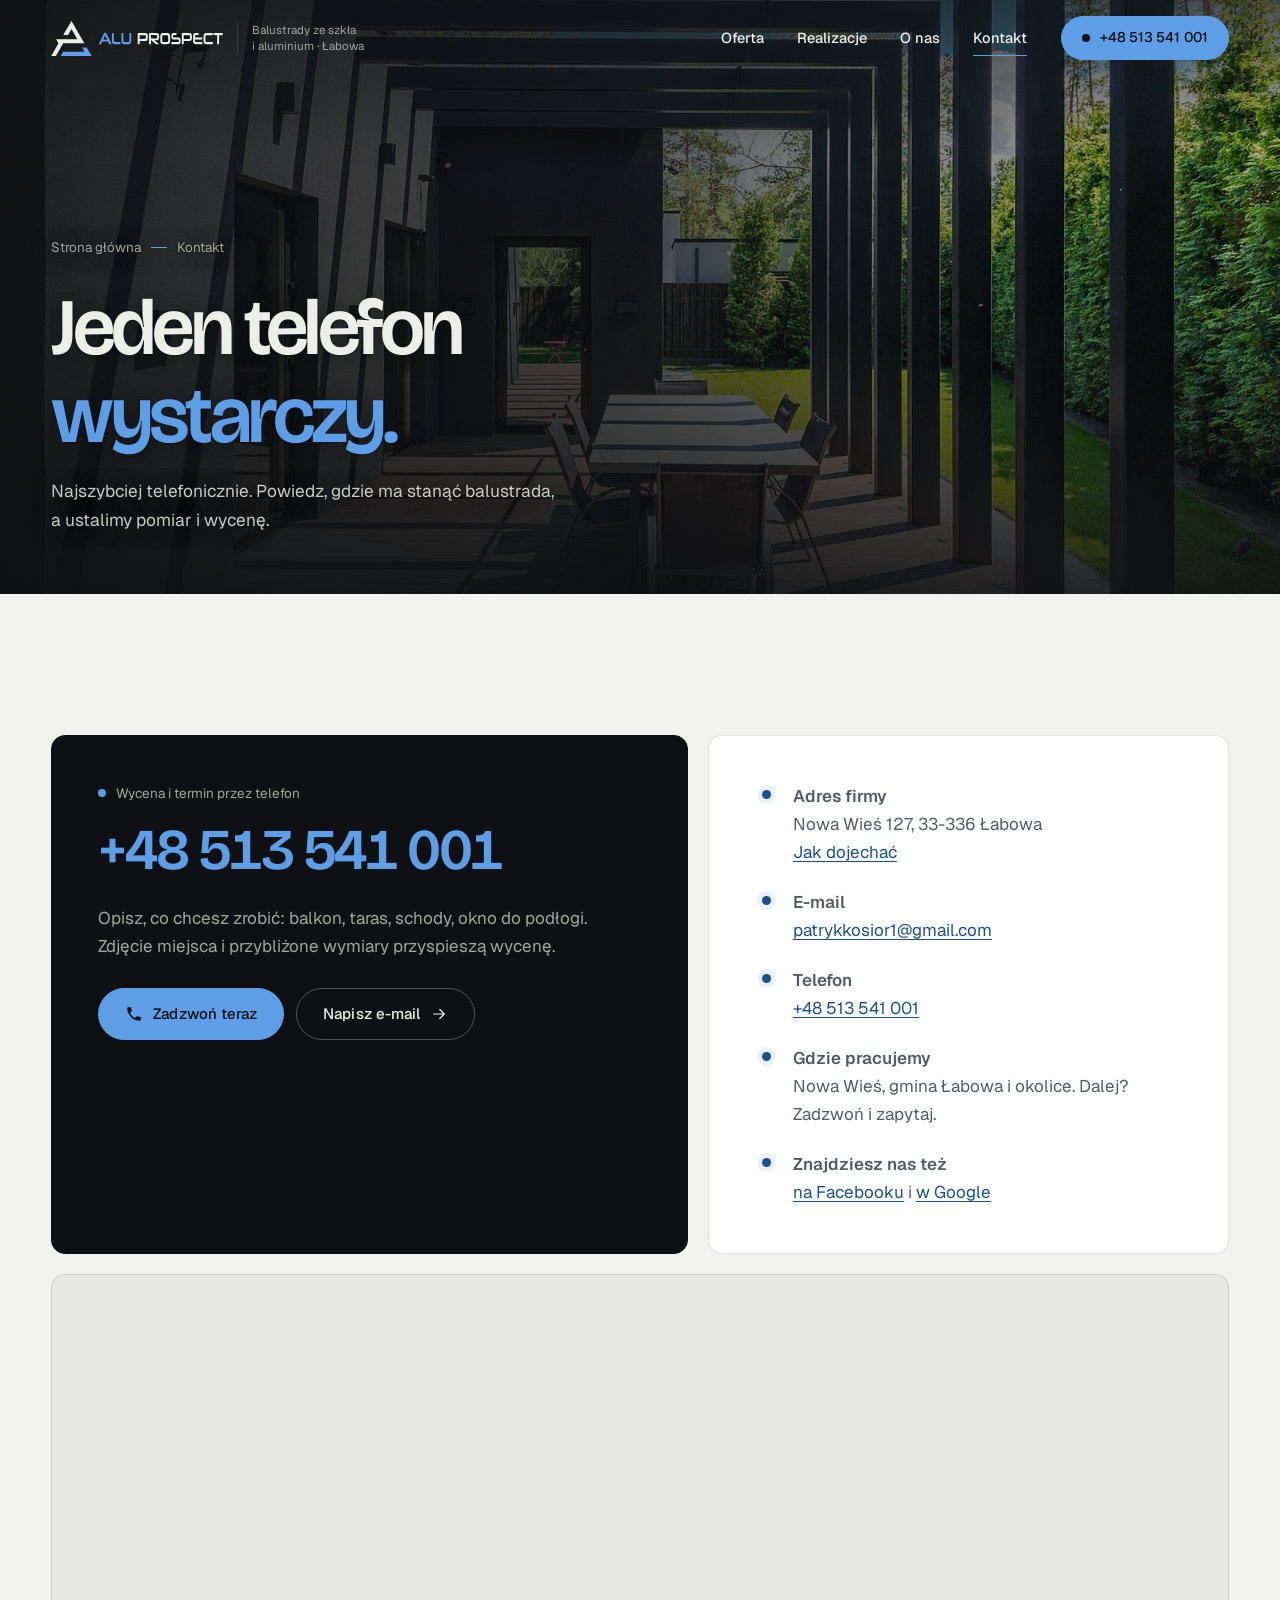
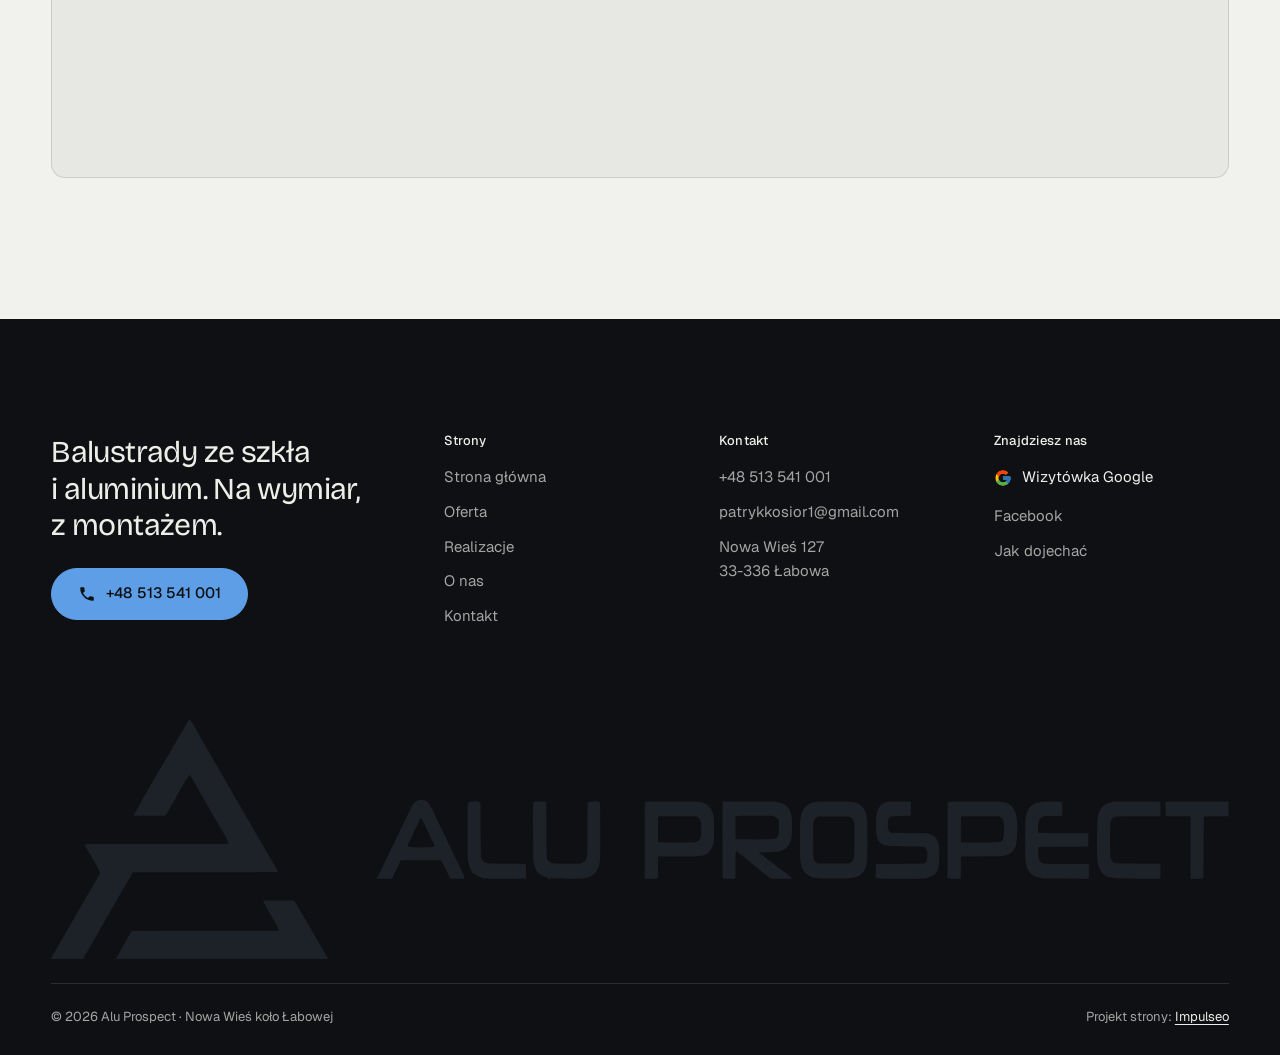
<file: kontakt.html>
<!DOCTYPE html>
<html lang="pl">
<head>
<meta charset="UTF-8">
<meta name="viewport" content="width=device-width, initial-scale=1.0">
<title>Kontakt - Alu Prospect, Nowa Wieś 127, Łabowa</title>
<meta name="description" content="Kontakt z Alu Prospect: tel. +48 513 541 001, patrykkosior1@gmail.com, Nowa Wieś 127, 33-336 Łabowa. Balustrady szklane i aluminiowe na wymiar.">
<link rel="canonical" href="https://impulseo-pl.github.io/balustrady-alu-prospect/kontakt.html">
<meta name="robots" content="noindex, nofollow">
<meta name="theme-color" content="#0E1013">
<meta property="og:type" content="website">
<meta property="og:locale" content="pl_PL">
<meta property="og:site_name" content="Alu Prospect">
<meta property="og:title" content="Kontakt - Alu Prospect, Nowa Wieś 127, Łabowa">
<meta property="og:description" content="Kontakt z Alu Prospect: tel. +48 513 541 001, patrykkosior1@gmail.com, Nowa Wieś 127, 33-336 Łabowa. Balustrady szklane i aluminiowe na wymiar.">
<meta property="og:url" content="https://impulseo-pl.github.io/balustrady-alu-prospect/kontakt.html">
<meta property="og:image" content="https://impulseo-pl.github.io/balustrady-alu-prospect/img/og.jpg">
<meta property="og:image:width" content="1200">
<meta property="og:image:height" content="630">
<meta name="twitter:card" content="summary_large_image">
<script>(function(){var d=document.documentElement;d.classList.add('js');try{if(!window.matchMedia('(prefers-reduced-motion: reduce)').matches)d.classList.add('anim');}catch(e){}setTimeout(function(){if(!d.classList.contains('anim-ok'))d.classList.remove('anim');},3500);})();</script>

<link rel="preload" as="image" href="img/g7.jpg" fetchpriority="high">
<link rel="preconnect" href="https://fonts.googleapis.com">
<link rel="preconnect" href="https://fonts.gstatic.com" crossorigin>
<link href="https://fonts.googleapis.com/css2?family=Bricolage+Grotesque:opsz,wght@12..96,400..700&family=Geist:wght@400..600&display=swap" rel="stylesheet">
<link rel="stylesheet" href="assets/styles.css?v=20261110">
<script src="assets/lenis.min.js?v=1.1.20" defer></script>
<script src="assets/main.js?v=20261110" defer></script>
</head>
<body>
<a class="skip" href="#tresc">Przejdź do treści</a>
<header class="site-head">
<div class="head-in">
  <a class="brand" href="index.html" aria-label="Alu Prospect - strona główna">
    <span class="znak"><svg class="wm nav-logo" viewBox="0 0 7963 1626" role="img" aria-label="Alu Prospect"><path pathLength="1" style="--i:0" transform="translate(-527,-2) translate(0,1725) scale(0.1,-0.1)" d="M14622 17218 c-5 -7 -45 -74 -89 -148 -83 -142 -267 -456 -322 -550 -17 -30 -36 -62 -41 -70 -5 -8 -45 -76 -88 -150 -134 -230 -142 -245 -152 -260 -22 -35 -220 -373 -220 -375 0 -2 -48 -84 -106 -182 -58 -98 -117 -198 -131 -223 -14 -25 -69 -119 -122 -210 -54 -91 -146 -248 -206 -350 -60 -102 -116 -198 -124 -213 -9 -16 -20 -36 -26 -45 -5 -10 -55 -94 -109 -187 -55 -94 -106 -181 -115 -195 -9 -14 -21 -34 -27 -46 -6 -11 -83 -142 -171 -290 -88 -148 -207 -350 -265 -449 -58 -99 -115 -196 -127 -215 -11 -19 -24 -42 -28 -50 -4 -8 -48 -85 -98 -170 -117 -199 -236 -403 -268 -460 -35 -63 -145 -252 -157 -270 -6 -8 -13 -22 -17 -30 -4 -8 -26 -48 -50 -88 -24 -40 -43 -74 -43 -76 0 -3 -19 -37 -43 -78 -24 -40 -55 -93 -69 -118 -14 -25 -65 -115 -113 -200 -110 -193 -109 -192 -182 -325 -181 -331 -255 -476 -249 -491 5 -12 170 -14 1060 -14 l1054 0 28 29 c34 37 233 347 253 396 2 6 21 37 41 70 44 71 181 311 235 410 21 39 49 87 62 107 13 21 23 40 23 42 0 2 19 37 43 78 24 40 46 80 50 88 4 8 15 29 25 45 10 17 36 62 57 100 70 129 267 477 285 505 6 8 13 22 17 30 4 8 33 59 65 113 32 55 58 100 58 102 0 26 385 631 406 639 18 7 45 -22 111 -124 31 -47 69 -104 84 -128 16 -24 29 -45 29 -47 0 -2 27 -49 60 -104 33 -56 60 -103 60 -105 0 -4 112 -199 130 -226 6 -8 13 -22 17 -30 4 -8 40 -75 80 -149 40 -74 73 -135 73 -137 0 -1 19 -35 43 -76 24 -40 47 -80 51 -88 4 -8 12 -24 19 -35 19 -32 103 -176 127 -220 25 -44 137 -239 240 -415 37 -63 78 -133 90 -155 12 -22 46 -80 75 -130 29 -49 63 -108 75 -130 12 -22 64 -112 115 -200 159 -275 287 -498 310 -540 13 -22 50 -86 84 -143 34 -57 61 -106 61 -108 0 -3 100 -172 223 -377 123 -205 226 -379 230 -387 4 -8 15 -28 25 -45 78 -128 201 -399 223 -494 12 -49 12 -54 -6 -67 -16 -12 -734 -14 -4852 -14 -4315 0 -4834 -2 -4839 -15 -10 -25 130 -323 223 -476 22 -35 42 -71 46 -79 4 -8 16 -28 27 -45 11 -16 24 -39 29 -50 5 -11 21 -37 35 -58 14 -21 35 -55 46 -75 11 -20 28 -49 38 -64 35 -55 329 -544 336 -558 3 -8 22 -42 41 -75 109 -187 178 -360 179 -450 1 -57 -3 -66 -67 -174 -37 -62 -67 -115 -67 -116 0 -2 -19 -36 -43 -77 -24 -40 -55 -93 -69 -118 -14 -25 -78 -137 -143 -250 -65 -113 -129 -225 -143 -250 -14 -25 -44 -78 -68 -117 -24 -40 -44 -75 -44 -77 0 -2 -21 -40 -46 -83 -51 -86 -425 -737 -456 -793 -10 -19 -23 -42 -28 -50 -16 -27 -143 -244 -155 -265 -13 -24 -132 -233 -159 -278 -10 -18 -29 -52 -43 -77 -13 -25 -28 -52 -33 -60 -26 -40 -130 -221 -130 -224 0 -2 -26 -48 -58 -103 -32 -54 -62 -105 -66 -113 -4 -8 -12 -24 -19 -35 -19 -32 -102 -176 -127 -220 -51 -91 -255 -443 -277 -477 -12 -21 -23 -40 -23 -42 0 -3 -25 -46 -56 -97 -30 -50 -120 -205 -199 -344 -79 -140 -162 -283 -185 -319 -22 -37 -40 -68 -40 -71 0 -2 -70 -122 -156 -265 -85 -144 -169 -287 -186 -318 -18 -31 -45 -79 -60 -107 -55 -94 -139 -277 -141 -303 l-2 -27 1058 -3 c674 -2 1064 1 1075 7 16 8 130 190 209 331 11 19 65 114 120 210 55 96 109 191 120 210 11 19 57 100 101 180 45 80 86 152 92 160 6 8 13 22 17 30 4 8 26 48 50 88 24 41 43 75 43 77 0 2 41 71 90 155 50 84 90 153 90 155 0 2 27 49 60 105 33 56 60 103 60 105 0 2 28 50 61 107 34 56 81 137 104 178 23 41 86 152 140 245 54 94 112 195 128 225 17 30 40 71 52 90 12 19 36 60 52 90 17 30 78 136 135 235 57 99 107 187 111 195 4 8 15 29 26 45 10 17 54 93 98 170 43 77 122 214 175 305 53 91 106 183 118 205 12 22 39 69 60 105 21 36 47 81 58 101 36 65 115 203 177 309 34 58 65 112 69 120 4 8 12 24 19 35 19 32 102 176 127 220 12 22 74 128 136 237 62 108 125 218 140 245 15 26 77 134 137 238 61 105 118 204 127 220 9 17 31 56 49 87 18 31 38 61 44 67 9 7 1588 10 4897 12 2687 1 4891 4 4897 6 7 3 13 12 13 20 0 13 -103 220 -149 298 -10 17 -34 59 -53 95 -20 36 -53 94 -73 130 -21 36 -49 85 -63 110 -13 25 -46 81 -72 125 -26 44 -57 97 -69 118 -31 55 -420 718 -480 818 -11 19 -24 40 -28 48 -3 8 -54 94 -111 190 -58 97 -137 232 -177 301 -191 331 -226 391 -272 475 -74 133 -91 164 -133 235 -21 36 -48 83 -60 105 -27 48 -144 249 -252 433 -43 73 -78 135 -78 137 0 1 -54 94 -120 205 -66 111 -120 204 -120 205 0 2 -40 72 -90 155 -49 83 -90 153 -90 156 0 2 -11 21 -23 42 -41 64 -251 429 -370 642 -38 69 -73 130 -77 135 -4 6 -19 32 -34 58 -40 72 -257 450 -266 462 -4 6 -18 30 -32 55 -21 39 -152 266 -178 310 -9 15 -78 133 -206 355 -38 66 -74 129 -81 140 -7 11 -15 27 -19 35 -10 19 -91 160 -104 180 -6 8 -13 22 -17 30 -4 8 -40 71 -80 139 -40 67 -73 125 -73 126 0 2 -40 72 -90 156 -49 83 -90 153 -90 154 0 2 -27 49 -60 105 -33 56 -60 103 -60 106 0 2 -28 52 -63 111 -35 60 -101 173 -148 253 -46 79 -88 152 -94 161 -5 9 -23 40 -38 68 -26 49 -95 167 -117 201 -6 8 -13 22 -17 30 -4 8 -33 59 -65 113 -32 53 -58 100 -58 102 0 3 -11 22 -23 43 -13 20 -77 129 -142 242 -65 113 -126 219 -136 235 -10 17 -34 62 -55 100 -20 39 -40 75 -44 80 -4 6 -24 42 -45 80 -35 65 -65 120 -121 220 -13 22 -31 56 -42 75 -206 369 -384 650 -413 650 -3 0 -11 -6 -17 -12z"/><path class="b" pathLength="1" style="--i:1" transform="translate(-527,-2) translate(0,1725) scale(0.1,-0.1)" d="M20140 4950 c-272 -3 -496 -7 -498 -8 -2 -1 0 -7 4 -13 3 -6 0 -15 -7 -20 -19 -11 11 -98 51 -148 15 -20 31 -47 35 -61 4 -14 20 -45 35 -70 15 -25 41 -70 57 -100 17 -30 43 -77 58 -105 16 -27 36 -66 46 -85 9 -19 27 -44 38 -54 12 -11 21 -24 21 -30 0 -6 11 -31 24 -56 55 -107 100 -186 113 -201 7 -9 34 -54 58 -100 49 -93 86 -158 115 -204 10 -16 28 -48 40 -70 12 -22 35 -59 51 -83 16 -24 29 -47 29 -51 0 -5 9 -20 21 -35 33 -41 66 -102 118 -216 9 -19 28 -51 43 -70 28 -36 86 -177 90 -220 2 -18 -2 -25 -14 -25 -9 0 -20 -4 -24 -8 -4 -4 -962 -7 -2128 -7 -2806 0 -7725 -10 -7754 -16 -14 -3 -22 -11 -20 -21 2 -9 -3 -18 -11 -21 -10 -3 -12 0 -7 13 17 46 -41 -16 -69 -73 -16 -33 -38 -69 -47 -79 -10 -10 -25 -37 -34 -58 -15 -38 -61 -118 -110 -195 -12 -19 -52 -93 -89 -165 -37 -71 -75 -141 -85 -155 -27 -38 -100 -179 -100 -193 0 -7 -11 -24 -24 -38 -32 -35 -76 -105 -76 -123 0 -7 -7 -19 -15 -26 -8 -7 -15 -21 -15 -31 0 -10 -6 -22 -13 -26 -7 -4 -24 -30 -38 -58 -99 -199 -114 -227 -153 -286 -17 -24 -46 -75 -66 -114 -20 -38 -55 -99 -78 -135 -24 -36 -41 -74 -40 -85 7 -47 -55 -46 1870 -45 3856 0 12414 12 12428 16 13 4 13 6 0 14 -13 8 -12 10 3 10 21 0 22 19 2 47 -9 13 -29 48 -45 80 -17 32 -41 76 -54 98 -14 22 -37 63 -51 90 -15 28 -33 57 -41 65 -7 9 -19 29 -26 45 -7 17 -36 70 -63 118 -63 112 -63 111 -107 177 -20 30 -46 77 -57 104 -12 26 -31 60 -42 75 -11 14 -27 40 -35 56 -8 17 -23 44 -33 60 -29 44 -43 68 -67 111 -12 22 -38 64 -58 94 -20 30 -36 61 -36 69 0 8 -11 29 -25 47 -14 18 -25 35 -25 38 0 3 -34 60 -75 126 -42 66 -85 139 -95 163 -11 23 -35 69 -55 102 -19 33 -46 80 -60 105 -14 25 -34 59 -45 75 -11 17 -23 37 -27 45 -3 8 -18 33 -32 55 -51 79 -171 288 -184 320 -4 11 -18 33 -31 50 -12 16 -42 66 -65 110 -24 44 -58 103 -76 130 -44 67 -111 184 -125 215 -6 14 -21 43 -35 65 -13 22 -34 59 -46 83 -13 23 -27 42 -31 42 -4 0 -8 6 -8 13 0 7 -16 37 -36 67 -20 30 -43 68 -51 85 -9 16 -22 34 -29 38 -7 4 -20 30 -28 58 -9 28 -27 64 -41 80 -14 17 -25 35 -25 40 0 5 -17 35 -39 67 -21 31 -55 89 -76 127 -108 198 -140 247 -181 275 l-38 25 -520 0 c-287 0 -744 -2 -1016 -5z"/><path class="b" pathLength="1" style="--i:2" transform="translate(2203,546.0) scale(2.0) translate(0,-135) translate(0,402) scale(0.1,-0.1)" d="M1387 2648 c-98 -31 -159 -101 -248 -288 -17 -36 -53 -112 -81 -170 -27 -58 -58 -123 -68 -145 -26 -59 -59 -125 -80 -164 -11 -19 -24 -46 -30 -60 -6 -15 -28 -60 -50 -101 -22 -41 -40 -81 -40 -90 0 -8 -25 -62 -54 -120 -96 -189 -153 -304 -171 -350 -10 -25 -24 -49 -30 -55 -12 -10 -25 -38 -61 -125 -10 -25 -23 -52 -28 -60 -6 -8 -20 -33 -30 -55 -10 -22 -23 -49 -28 -59 -6 -10 -21 -49 -35 -85 -13 -36 -32 -77 -41 -91 -21 -34 -212 -418 -212 -428 0 -4 -13 -29 -30 -55 -16 -26 -30 -56 -30 -67 0 -10 -9 -22 -20 -25 -13 -4 -20 -15 -20 -31 l0 -24 265 0 c256 0 265 1 265 19 0 11 4 23 10 26 6 3 10 18 10 33 0 15 21 63 46 107 45 78 157 307 184 373 26 65 -11 62 708 62 544 0 657 -2 680 -14 24 -13 97 -144 176 -316 9 -19 20 -42 25 -50 6 -8 19 -35 31 -60 11 -25 27 -56 34 -70 8 -14 20 -44 27 -67 l12 -43 244 0 243 0 0 47 c0 42 -65 196 -120 283 -9 15 -109 226 -137 290 -8 19 -19 42 -24 50 -5 8 -12 22 -15 30 -9 23 -72 150 -100 200 -14 25 -41 82 -59 128 -19 45 -45 96 -58 112 -14 16 -28 44 -32 62 -6 28 -109 251 -162 353 -34 63 -53 104 -108 223 -31 67 -69 144 -85 169 -17 26 -30 56 -30 67 0 12 -14 41 -30 65 -17 24 -30 50 -30 56 0 7 -13 40 -30 73 -16 34 -30 65 -30 70 0 5 -7 15 -15 22 -8 7 -15 18 -15 25 0 31 -127 235 -165 265 -99 79 -204 98 -328 58z m164 -693 c17 -33 34 -67 38 -75 5 -8 30 -60 56 -115 62 -131 69 -144 88 -180 9 -16 28 -57 43 -90 45 -104 84 -188 116 -249 17 -33 35 -76 39 -95 4 -20 10 -46 14 -57 10 -32 -15 -34 -410 -35 -371 -1 -495 5 -495 26 0 27 41 126 89 215 28 52 54 102 57 110 56 144 123 290 173 380 5 8 17 33 27 55 10 22 24 47 30 55 9 13 20 46 39 117 15 55 50 33 96 -62z"/><path class="b" pathLength="1" style="--i:3" transform="translate(2203,546.0) scale(2.0) translate(0,-135) translate(0,402) scale(0.1,-0.1)" d="M3196 2610 c-34 -6 -64 -16 -71 -26 -6 -10 -17 -14 -23 -10 -30 18 -32 -43 -32 -982 0 -774 3 -957 14 -998 7 -27 24 -91 36 -142 12 -51 33 -112 46 -135 13 -23 35 -63 49 -89 29 -55 58 -78 100 -78 22 -1 35 -9 50 -32 11 -17 27 -35 35 -39 23 -11 121 -38 161 -44 21 -3 42 -12 49 -20 11 -13 110 -15 726 -15 l714 0 0 220 c0 230 -5 264 -44 276 -12 4 -289 8 -616 9 -631 3 -673 6 -740 50 -65 43 -108 91 -114 126 -15 92 -23 472 -25 1136 -1 708 -3 781 -22 751 -7 -10 -10 -8 -15 9 -3 12 -13 24 -22 28 -29 11 -196 14 -256 5z"/><path class="b" pathLength="1" style="--i:4" transform="translate(2203,546.0) scale(2.0) translate(0,-135) translate(0,402) scale(0.1,-0.1)" d="M7255 2614 c-78 -6 -102 -13 -84 -25 11 -8 8 -9 -10 -7 -20 2 -26 -3 -33 -27 -5 -16 -8 -408 -8 -870 1 -723 -1 -850 -14 -910 -9 -38 -16 -80 -16 -91 0 -12 -17 -43 -38 -68 -87 -105 -148 -116 -657 -110 -444 5 -494 10 -545 59 -19 18 -49 46 -66 62 l-32 29 -8 190 c-5 104 -9 540 -9 969 0 508 -3 783 -10 787 -5 4 -95 8 -200 8 -204 0 -214 -2 -215 -37 0 -5 -4 -2 -9 6 -20 32 -23 -111 -19 -1030 l5 -954 25 -70 c14 -38 29 -90 33 -115 4 -25 13 -55 21 -67 8 -12 14 -28 14 -35 1 -7 14 -29 30 -48 17 -19 30 -39 30 -45 1 -13 36 -55 47 -55 5 0 33 -16 62 -35 62 -41 131 -71 183 -80 21 -3 45 -13 54 -23 16 -16 67 -17 615 -20 585 -3 599 -2 636 18 21 11 54 20 73 20 35 0 103 29 158 69 17 11 34 21 39 21 30 0 84 56 129 136 64 115 86 184 114 359 19 118 9 1950 -10 1950 -8 0 -15 4 -15 8 0 27 -132 42 -270 31z"/><path pathLength="1" style="--i:5" transform="translate(2203,546.0) scale(2.0) translate(0,-135) translate(0,402) scale(0.1,-0.1)" d="M9067 2603 c-9 -8 -9 -2565 -1 -2587 5 -14 34 -16 219 -16 212 0 213 0 219 23 3 12 6 181 6 375 l0 352 633 0 c759 1 848 9 1006 89 119 61 196 177 238 356 27 120 27 810 0 930 -64 278 -195 412 -453 465 -92 19 -139 20 -978 20 -486 0 -886 -3 -889 -7z m1763 -517 c109 -58 139 -147 140 -413 0 -287 -28 -372 -141 -422 -45 -20 -66 -21 -670 -21 -343 0 -630 0 -636 0 -14 0 -20 860 -6 874 4 4 293 6 643 4 597 -3 637 -4 670 -22z"/><path pathLength="1" style="--i:6" transform="translate(2203,546.0) scale(2.0) translate(0,-135) translate(0,402) scale(0.1,-0.1)" d="M11697 2603 c-9 -8 -9 -2550 -1 -2581 6 -22 7 -22 214 -22 180 0 209 2 214 16 3 9 6 218 6 464 0 474 1 479 46 444 13 -11 90 -73 171 -139 277 -226 328 -267 468 -380 77 -62 196 -159 265 -215 69 -56 146 -117 173 -137 26 -19 47 -39 47 -44 0 -5 158 -9 375 -9 206 0 375 4 375 8 0 18 -29 44 -135 121 -60 45 -124 92 -141 105 -17 14 -215 163 -440 332 -225 169 -410 311 -412 315 -2 5 2 9 10 9 236 -4 555 11 643 30 263 58 390 188 446 455 25 122 28 623 3 743 -60 299 -194 429 -494 477 -99 16 -1818 24 -1833 8z m1689 -488 c108 -19 142 -40 180 -107 l29 -53 0 -225 c0 -223 0 -225 -26 -275 -38 -73 -86 -101 -189 -114 -125 -16 -1222 -15 -1238 1 -9 9 -12 109 -12 390 0 348 1 378 18 387 31 18 1131 14 1238 -4z"/><path pathLength="1" style="--i:7" transform="translate(2203,546.0) scale(2.0) translate(0,-135) translate(0,402) scale(0.1,-0.1)" d="M14800 2591 c-242 -58 -370 -169 -436 -379 -48 -151 -54 -261 -54 -916 0 -639 0 -647 41 -836 44 -202 190 -361 379 -410 150 -40 225 -44 725 -44 501 -1 497 -1 695 41 188 40 329 168 386 352 51 164 54 215 54 908 0 358 -3 666 -6 685 -36 224 -69 319 -143 411 -71 87 -159 141 -296 179 -114 32 -1219 39 -1345 9z m1206 -508 c54 -29 87 -69 116 -140 l23 -58 0 -570 c0 -517 -2 -575 -18 -625 -25 -80 -59 -124 -114 -151 l-48 -24 -485 -3 c-563 -4 -581 -2 -646 63 -79 80 -79 77 -79 740 0 625 -1 610 55 698 28 45 69 72 133 88 18 4 255 7 527 6 490 -2 495 -2 536 -24z"/><path pathLength="1" style="--i:8" transform="translate(2203,546.0) scale(2.0) translate(0,-135) translate(0,402) scale(0.1,-0.1)" d="M17233 2590 c-276 -81 -378 -324 -360 -855 14 -386 83 -529 297 -607 87 -32 206 -38 744 -38 346 0 544 -4 569 -11 104 -28 139 -112 132 -315 -5 -178 -30 -225 -132 -253 -20 -6 -357 -10 -815 -10 -429 -1 -784 -4 -789 -7 -10 -6 -13 -453 -3 -478 9 -24 1573 -24 1679 0 298 68 394 157 446 412 26 124 23 646 -4 742 -46 168 -118 263 -242 321 -110 51 -121 52 -760 58 l-600 6 -36 23 c-60 37 -79 95 -79 245 0 89 5 140 17 178 35 113 34 113 433 119 l325 5 3 243 2 242 -382 -1 c-340 0 -390 -3 -445 -19z"/><path pathLength="1" style="--i:9" transform="translate(2203,546.0) scale(2.0) translate(0,-135) translate(0,402) scale(0.1,-0.1)" d="M19307 2603 c-9 -8 -9 -2550 -1 -2581 6 -22 7 -22 219 -22 l213 0 6 31 c3 17 6 186 6 374 l0 343 678 5 c691 5 749 8 867 47 151 49 259 153 307 298 70 211 74 853 8 1092 -52 186 -157 311 -310 367 -143 53 -144 53 -1098 53 -489 0 -892 -3 -895 -7z m1769 -520 c103 -55 125 -119 132 -383 5 -237 -10 -336 -62 -396 -61 -71 -38 -68 -753 -71 l-643 -3 0 433 c0 239 3 437 7 441 4 4 293 6 643 4 633 -3 635 -3 676 -25z"/><path pathLength="1" style="--i:10" transform="translate(2203,546.0) scale(2.0) translate(0,-135) translate(0,402) scale(0.1,-0.1)" d="M22410 2590 c-279 -60 -406 -199 -466 -510 -14 -71 -17 -180 -21 -668 -6 -797 4 -915 97 -1106 65 -133 195 -229 352 -261 40 -8 98 -20 128 -27 40 -9 257 -13 811 -15 l757 -3 6 22 c10 38 7 466 -3 473 -6 3 -313 6 -683 6 -892 0 -905 1 -973 101 -38 55 -59 201 -53 373 l3 100 840 3 c461 1 843 6 848 11 9 9 12 436 2 451 -4 7 -297 10 -841 9 -458 0 -838 3 -844 6 -28 17 -4 367 30 435 58 115 114 130 463 130 164 0 286 4 297 10 17 9 18 27 19 227 0 120 -2 226 -5 236 -8 26 -637 24 -764 -3z"/><path pathLength="1" style="--i:11" transform="translate(2203,546.0) scale(2.0) translate(0,-135) translate(0,402) scale(0.1,-0.1)" d="M24840 2589 c-264 -56 -396 -193 -455 -474 -44 -205 -49 -1363 -7 -1575 57 -287 188 -443 417 -494 207 -46 216 -46 972 -46 l721 0 6 23 c3 12 6 124 6 248 0 198 -2 228 -16 233 -9 3 -338 6 -732 6 -394 1 -737 5 -761 9 -91 18 -157 93 -182 206 -15 73 -23 734 -11 980 13 264 34 319 136 373 l51 27 735 3 c404 1 745 4 758 7 l22 5 -2 243 -3 242 -780 2 c-744 2 -784 1 -875 -18z"/><path pathLength="1" style="--i:12" transform="translate(2203,546.0) scale(2.0) translate(0,-135) translate(0,402) scale(0.1,-0.1)" d="M26677 2603 c-13 -12 -8 -468 5 -481 9 -9 116 -12 420 -12 l408 0 0 -1032 c0 -568 3 -1043 6 -1055 6 -23 7 -23 220 -23 118 0 215 1 216 3 2 1 5 474 8 1052 l5 1050 418 3 417 2 0 250 0 250 -1058 0 c-582 0 -1062 -3 -1065 -7z"/></svg></span>
    <span class="brand-sub">Balustrady ze szkła<br>i aluminium · Łabowa</span>
  </a>
  <nav class="nav-links" aria-label="Menu główne">
    <a class="nl" href="oferta.html">Oferta</a><a class="nl" href="realizacje.html">Realizacje</a><a class="nl" href="o-nas.html">O&nbsp;nas</a><a class="nl" href="kontakt.html" aria-current="page">Kontakt</a>
    <a class="btn btn-copper nav-cta" href="tel:+48513541001"><span class="live" aria-hidden="true"></span>+48 513 541 001</a>
  </nav>
  <button class="burger" type="button" aria-label="Otwórz menu" aria-expanded="false" aria-controls="mnav"><span></span><span></span></button>
</div>
</header>

<div class="mnav" id="mnav">
  <div class="mnav-in">
    <a class="ml" href="index.html">Strona główna</a><a class="ml" href="oferta.html">Oferta</a><a class="ml" href="realizacje.html">Realizacje</a><a class="ml" href="o-nas.html">O&nbsp;nas</a><a class="ml" href="kontakt.html" aria-current="page">Kontakt</a>
    <div class="mnav-foot">
      <span>Wycena i&nbsp;termin przez telefon</span>
      <a class="btn btn-copper" href="tel:+48513541001"><svg class="ico" width="16" height="16" viewBox="0 0 24 24" fill="none" aria-hidden="true"><path d="M6.6 10.8a15.5 15.5 0 0 0 6.6 6.6l2.2-2.2a1 1 0 0 1 1-.24 11.4 11.4 0 0 0 3.6.58 1 1 0 0 1 1 1V20a1 1 0 0 1-1 1A17 17 0 0 1 3 4a1 1 0 0 1 1-1h3.5a1 1 0 0 1 1 1c0 1.25.2 2.46.58 3.6a1 1 0 0 1-.25 1l-2.23 2.2Z" fill="currentColor"/></svg>+48 513 541 001</a>
    </div>
  </div>
</div>
<main id="tresc">

<section class="pagehead">
  <div class="pagehead-media"><img src="img/g7.jpg" alt="Aluminiowa pergola nad tarasem przy domu" width="1600" height="1068" decoding="async" fetchpriority="high"></div>
  <div class="ph-in">
    <p class="crumb up" style="--d:0"><a href="index.html">Strona główna</a><span class="sl" aria-hidden="true"></span>Kontakt</p>
    <h1><span class="ln"><span class="ln-i" style="--k:0">Jeden telefon</span></span><span class="ln"><span class="ln-i" style="--k:1"><em>wystarczy.</em></span></span></h1>
    <p class="ph-lead up" style="--d:300">Najszybciej telefonicznie. Powiedz, gdzie ma stanąć balustrada, a&nbsp;ustalimy pomiar i&nbsp;wycenę.</p>
  </div>
</section>

<section class="sec">
  <div class="wrap">
    <div class="k-grid">
      <div class="k-card dark rv">
        <span class="lbl"><span class="live" aria-hidden="true"></span>Wycena i&nbsp;termin przez telefon</span>
        <a class="k-phone" href="tel:+48513541001">+48 513 541 001</a>
        <p>Opisz, co chcesz zrobić: balkon, taras, schody, okno do podłogi. Zdjęcie miejsca i&nbsp;przybliżone wymiary przyspieszą wycenę.</p>
        <div class="cta-row" style="margin-top:28px">
          <a class="btn btn-copper" href="tel:+48513541001"><svg class="ico" width="16" height="16" viewBox="0 0 24 24" fill="none" aria-hidden="true"><path d="M6.6 10.8a15.5 15.5 0 0 0 6.6 6.6l2.2-2.2a1 1 0 0 1 1-.24 11.4 11.4 0 0 0 3.6.58 1 1 0 0 1 1 1V20a1 1 0 0 1-1 1A17 17 0 0 1 3 4a1 1 0 0 1 1-1h3.5a1 1 0 0 1 1 1c0 1.25.2 2.46.58 3.6a1 1 0 0 1-.25 1l-2.23 2.2Z" fill="currentColor"/></svg>Zadzwoń teraz</a>
          <a class="btn btn-ghost" href="mailto:patrykkosior1@gmail.com">Napisz e-mail<svg class="ico arr" width="18" height="18" viewBox="0 0 24 24" fill="none" stroke="currentColor" stroke-width="1.6" stroke-linecap="round" stroke-linejoin="round" aria-hidden="true"><path d="M5 12h14M13 6l6 6-6 6"/></svg></a>
        </div>
      </div>
      <div class="k-card rv" style="--d:120">
        <ul class="k-list">
          <li><span class="kdot" aria-hidden="true"></span><span><b>Adres firmy</b>Nowa Wieś 127, 33-336 Łabowa<br><a class="u" href="https://www.google.com/maps/place/Balustrady+Alu+Prospect/@49.5146519,20.8815971,732m/data=!3m2!1e3!4b1!4m6!3m5!1s0x473dddcff1790ee3:0x25501e431f719c7e!8m2!3d49.5146484!4d20.884172" target="_blank" rel="noopener">Jak dojechać</a></span></li>
          <li><span class="kdot" aria-hidden="true"></span><span><b>E-mail</b><a class="u" href="mailto:patrykkosior1@gmail.com">patrykkosior1@gmail.com</a></span></li>
          <li><span class="kdot" aria-hidden="true"></span><span><b>Telefon</b><a class="u" href="tel:+48513541001">+48 513 541 001</a></span></li>
          <li><span class="kdot" aria-hidden="true"></span><span><b>Gdzie pracujemy</b>Nowa Wieś, gmina Łabowa i&nbsp;okolice. Dalej? Zadzwoń i&nbsp;zapytaj.</span></li>
          <li><span class="kdot" aria-hidden="true"></span><span><b>Znajdziesz nas też</b><a class="u" href="https://www.facebook.com/p/Alu-Prospect-61579979646697/" target="_blank" rel="noopener">na Facebooku</a> i&nbsp;<a class="u" href="https://www.google.com/maps/place/Balustrady+Alu+Prospect/@49.5146519,20.8815971,732m/data=!3m2!1e3!4b1!4m6!3m5!1s0x473dddcff1790ee3:0x25501e431f719c7e!8m2!3d49.5146484!4d20.884172" target="_blank" rel="noopener">w&nbsp;Google</a></span></li>
        </ul>
      </div>
    </div>
    <div class="map map-lg rv">
      <iframe title="Mapa dojazdu - Alu Prospect, Nowa Wieś koło Łabowej" src="https://maps.google.com/maps?q=49.5146484,20.884172&amp;z=10&amp;output=embed" loading="lazy" referrerpolicy="no-referrer-when-downgrade"></iframe>
    </div>
  </div>
</section>
</main>
<footer class="site-foot">
  <div class="wrap">
    <div class="foot-top">
      <div>
        <p class="foot-claim">Balustrady ze szkła i&nbsp;aluminium. Na wymiar, z&nbsp;montażem.</p>
        <a class="btn btn-copper" href="tel:+48513541001"><svg class="ico" width="16" height="16" viewBox="0 0 24 24" fill="none" aria-hidden="true"><path d="M6.6 10.8a15.5 15.5 0 0 0 6.6 6.6l2.2-2.2a1 1 0 0 1 1-.24 11.4 11.4 0 0 0 3.6.58 1 1 0 0 1 1 1V20a1 1 0 0 1-1 1A17 17 0 0 1 3 4a1 1 0 0 1 1-1h3.5a1 1 0 0 1 1 1c0 1.25.2 2.46.58 3.6a1 1 0 0 1-.25 1l-2.23 2.2Z" fill="currentColor"/></svg>+48 513 541 001</a>
      </div>
      <div>
        <h4>Strony</h4>
        <ul><li><a href="index.html">Strona główna</a></li><li><a href="oferta.html">Oferta</a></li><li><a href="realizacje.html">Realizacje</a></li><li><a href="o-nas.html">O&nbsp;nas</a></li><li><a href="kontakt.html">Kontakt</a></li></ul>
      </div>
      <div>
        <h4>Kontakt</h4>
        <ul>
          <li><a href="tel:+48513541001">+48 513 541 001</a></li>
          <li><a href="mailto:patrykkosior1@gmail.com">patrykkosior1@gmail.com</a></li>
          <li>Nowa Wieś 127<br>33-336 Łabowa</li>
        </ul>
      </div>
      <div>
        <h4>Znajdziesz nas</h4>
        <ul>
          <li><a class="soc" href="https://www.google.com/maps/place/Balustrady+Alu+Prospect/@49.5146519,20.8815971,732m/data=!3m2!1e3!4b1!4m6!3m5!1s0x473dddcff1790ee3:0x25501e431f719c7e!8m2!3d49.5146484!4d20.884172" target="_blank" rel="noopener" aria-label="Wizytówka Alu Prospect w Google"><svg class="g-logo" viewBox="0 0 48 48" aria-hidden="true"><path fill="#FFC107" d="M43.6 20.5H42V20H24v8h11.3C33.7 32.7 29.2 36 24 36c-6.6 0-12-5.4-12-12s5.4-12 12-12c3.1 0 5.8 1.2 7.9 3.1l5.7-5.7C34 6.1 29.3 4 24 4 12.9 4 4 12.9 4 24s8.9 20 20 20 20-8.9 20-20c0-1.3-.1-2.4-.4-3.5z"/><path fill="#FF3D00" d="m6.3 14.7 6.6 4.8C14.7 15.1 19 12 24 12c3.1 0 5.8 1.2 7.9 3.1l5.7-5.7C34 6.1 29.3 4 24 4 16.3 4 9.7 8.3 6.3 14.7z"/><path fill="#4CAF50" d="M24 44c5.2 0 9.9-2 13.4-5.2l-6.2-5.2A11.9 11.9 0 0 1 24 36c-5.2 0-9.6-3.3-11.3-7.9l-6.5 5C9.5 39.6 16.2 44 24 44z"/><path fill="#1976D2" d="M43.6 20.5H42V20H24v8h11.3a12 12 0 0 1-4.1 5.6l6.2 5.2C37 39.2 44 34 44 24c0-1.3-.1-2.4-.4-3.5z"/></svg>Wizytówka Google</a></li>
          <li><a href="https://www.facebook.com/p/Alu-Prospect-61579979646697/" target="_blank" rel="noopener">Facebook</a></li>
          <li><a href="https://www.google.com/maps/place/Balustrady+Alu+Prospect/@49.5146519,20.8815971,732m/data=!3m2!1e3!4b1!4m6!3m5!1s0x473dddcff1790ee3:0x25501e431f719c7e!8m2!3d49.5146484!4d20.884172" target="_blank" rel="noopener">Jak dojechać</a></li>
        </ul>
      </div>
    </div>
    <div class="foot-mark" aria-hidden="true"><svg class="wm-foot" viewBox="0 0 7963 1626" aria-hidden="true" focusable="false"><path transform="translate(-527,-2) translate(0,1725) scale(0.1,-0.1)" d="M14622 17218 c-5 -7 -45 -74 -89 -148 -83 -142 -267 -456 -322 -550 -17 -30 -36 -62 -41 -70 -5 -8 -45 -76 -88 -150 -134 -230 -142 -245 -152 -260 -22 -35 -220 -373 -220 -375 0 -2 -48 -84 -106 -182 -58 -98 -117 -198 -131 -223 -14 -25 -69 -119 -122 -210 -54 -91 -146 -248 -206 -350 -60 -102 -116 -198 -124 -213 -9 -16 -20 -36 -26 -45 -5 -10 -55 -94 -109 -187 -55 -94 -106 -181 -115 -195 -9 -14 -21 -34 -27 -46 -6 -11 -83 -142 -171 -290 -88 -148 -207 -350 -265 -449 -58 -99 -115 -196 -127 -215 -11 -19 -24 -42 -28 -50 -4 -8 -48 -85 -98 -170 -117 -199 -236 -403 -268 -460 -35 -63 -145 -252 -157 -270 -6 -8 -13 -22 -17 -30 -4 -8 -26 -48 -50 -88 -24 -40 -43 -74 -43 -76 0 -3 -19 -37 -43 -78 -24 -40 -55 -93 -69 -118 -14 -25 -65 -115 -113 -200 -110 -193 -109 -192 -182 -325 -181 -331 -255 -476 -249 -491 5 -12 170 -14 1060 -14 l1054 0 28 29 c34 37 233 347 253 396 2 6 21 37 41 70 44 71 181 311 235 410 21 39 49 87 62 107 13 21 23 40 23 42 0 2 19 37 43 78 24 40 46 80 50 88 4 8 15 29 25 45 10 17 36 62 57 100 70 129 267 477 285 505 6 8 13 22 17 30 4 8 33 59 65 113 32 55 58 100 58 102 0 26 385 631 406 639 18 7 45 -22 111 -124 31 -47 69 -104 84 -128 16 -24 29 -45 29 -47 0 -2 27 -49 60 -104 33 -56 60 -103 60 -105 0 -4 112 -199 130 -226 6 -8 13 -22 17 -30 4 -8 40 -75 80 -149 40 -74 73 -135 73 -137 0 -1 19 -35 43 -76 24 -40 47 -80 51 -88 4 -8 12 -24 19 -35 19 -32 103 -176 127 -220 25 -44 137 -239 240 -415 37 -63 78 -133 90 -155 12 -22 46 -80 75 -130 29 -49 63 -108 75 -130 12 -22 64 -112 115 -200 159 -275 287 -498 310 -540 13 -22 50 -86 84 -143 34 -57 61 -106 61 -108 0 -3 100 -172 223 -377 123 -205 226 -379 230 -387 4 -8 15 -28 25 -45 78 -128 201 -399 223 -494 12 -49 12 -54 -6 -67 -16 -12 -734 -14 -4852 -14 -4315 0 -4834 -2 -4839 -15 -10 -25 130 -323 223 -476 22 -35 42 -71 46 -79 4 -8 16 -28 27 -45 11 -16 24 -39 29 -50 5 -11 21 -37 35 -58 14 -21 35 -55 46 -75 11 -20 28 -49 38 -64 35 -55 329 -544 336 -558 3 -8 22 -42 41 -75 109 -187 178 -360 179 -450 1 -57 -3 -66 -67 -174 -37 -62 -67 -115 -67 -116 0 -2 -19 -36 -43 -77 -24 -40 -55 -93 -69 -118 -14 -25 -78 -137 -143 -250 -65 -113 -129 -225 -143 -250 -14 -25 -44 -78 -68 -117 -24 -40 -44 -75 -44 -77 0 -2 -21 -40 -46 -83 -51 -86 -425 -737 -456 -793 -10 -19 -23 -42 -28 -50 -16 -27 -143 -244 -155 -265 -13 -24 -132 -233 -159 -278 -10 -18 -29 -52 -43 -77 -13 -25 -28 -52 -33 -60 -26 -40 -130 -221 -130 -224 0 -2 -26 -48 -58 -103 -32 -54 -62 -105 -66 -113 -4 -8 -12 -24 -19 -35 -19 -32 -102 -176 -127 -220 -51 -91 -255 -443 -277 -477 -12 -21 -23 -40 -23 -42 0 -3 -25 -46 -56 -97 -30 -50 -120 -205 -199 -344 -79 -140 -162 -283 -185 -319 -22 -37 -40 -68 -40 -71 0 -2 -70 -122 -156 -265 -85 -144 -169 -287 -186 -318 -18 -31 -45 -79 -60 -107 -55 -94 -139 -277 -141 -303 l-2 -27 1058 -3 c674 -2 1064 1 1075 7 16 8 130 190 209 331 11 19 65 114 120 210 55 96 109 191 120 210 11 19 57 100 101 180 45 80 86 152 92 160 6 8 13 22 17 30 4 8 26 48 50 88 24 41 43 75 43 77 0 2 41 71 90 155 50 84 90 153 90 155 0 2 27 49 60 105 33 56 60 103 60 105 0 2 28 50 61 107 34 56 81 137 104 178 23 41 86 152 140 245 54 94 112 195 128 225 17 30 40 71 52 90 12 19 36 60 52 90 17 30 78 136 135 235 57 99 107 187 111 195 4 8 15 29 26 45 10 17 54 93 98 170 43 77 122 214 175 305 53 91 106 183 118 205 12 22 39 69 60 105 21 36 47 81 58 101 36 65 115 203 177 309 34 58 65 112 69 120 4 8 12 24 19 35 19 32 102 176 127 220 12 22 74 128 136 237 62 108 125 218 140 245 15 26 77 134 137 238 61 105 118 204 127 220 9 17 31 56 49 87 18 31 38 61 44 67 9 7 1588 10 4897 12 2687 1 4891 4 4897 6 7 3 13 12 13 20 0 13 -103 220 -149 298 -10 17 -34 59 -53 95 -20 36 -53 94 -73 130 -21 36 -49 85 -63 110 -13 25 -46 81 -72 125 -26 44 -57 97 -69 118 -31 55 -420 718 -480 818 -11 19 -24 40 -28 48 -3 8 -54 94 -111 190 -58 97 -137 232 -177 301 -191 331 -226 391 -272 475 -74 133 -91 164 -133 235 -21 36 -48 83 -60 105 -27 48 -144 249 -252 433 -43 73 -78 135 -78 137 0 1 -54 94 -120 205 -66 111 -120 204 -120 205 0 2 -40 72 -90 155 -49 83 -90 153 -90 156 0 2 -11 21 -23 42 -41 64 -251 429 -370 642 -38 69 -73 130 -77 135 -4 6 -19 32 -34 58 -40 72 -257 450 -266 462 -4 6 -18 30 -32 55 -21 39 -152 266 -178 310 -9 15 -78 133 -206 355 -38 66 -74 129 -81 140 -7 11 -15 27 -19 35 -10 19 -91 160 -104 180 -6 8 -13 22 -17 30 -4 8 -40 71 -80 139 -40 67 -73 125 -73 126 0 2 -40 72 -90 156 -49 83 -90 153 -90 154 0 2 -27 49 -60 105 -33 56 -60 103 -60 106 0 2 -28 52 -63 111 -35 60 -101 173 -148 253 -46 79 -88 152 -94 161 -5 9 -23 40 -38 68 -26 49 -95 167 -117 201 -6 8 -13 22 -17 30 -4 8 -33 59 -65 113 -32 53 -58 100 -58 102 0 3 -11 22 -23 43 -13 20 -77 129 -142 242 -65 113 -126 219 -136 235 -10 17 -34 62 -55 100 -20 39 -40 75 -44 80 -4 6 -24 42 -45 80 -35 65 -65 120 -121 220 -13 22 -31 56 -42 75 -206 369 -384 650 -413 650 -3 0 -11 -6 -17 -12z"/><path class="b" transform="translate(-527,-2) translate(0,1725) scale(0.1,-0.1)" d="M20140 4950 c-272 -3 -496 -7 -498 -8 -2 -1 0 -7 4 -13 3 -6 0 -15 -7 -20 -19 -11 11 -98 51 -148 15 -20 31 -47 35 -61 4 -14 20 -45 35 -70 15 -25 41 -70 57 -100 17 -30 43 -77 58 -105 16 -27 36 -66 46 -85 9 -19 27 -44 38 -54 12 -11 21 -24 21 -30 0 -6 11 -31 24 -56 55 -107 100 -186 113 -201 7 -9 34 -54 58 -100 49 -93 86 -158 115 -204 10 -16 28 -48 40 -70 12 -22 35 -59 51 -83 16 -24 29 -47 29 -51 0 -5 9 -20 21 -35 33 -41 66 -102 118 -216 9 -19 28 -51 43 -70 28 -36 86 -177 90 -220 2 -18 -2 -25 -14 -25 -9 0 -20 -4 -24 -8 -4 -4 -962 -7 -2128 -7 -2806 0 -7725 -10 -7754 -16 -14 -3 -22 -11 -20 -21 2 -9 -3 -18 -11 -21 -10 -3 -12 0 -7 13 17 46 -41 -16 -69 -73 -16 -33 -38 -69 -47 -79 -10 -10 -25 -37 -34 -58 -15 -38 -61 -118 -110 -195 -12 -19 -52 -93 -89 -165 -37 -71 -75 -141 -85 -155 -27 -38 -100 -179 -100 -193 0 -7 -11 -24 -24 -38 -32 -35 -76 -105 -76 -123 0 -7 -7 -19 -15 -26 -8 -7 -15 -21 -15 -31 0 -10 -6 -22 -13 -26 -7 -4 -24 -30 -38 -58 -99 -199 -114 -227 -153 -286 -17 -24 -46 -75 -66 -114 -20 -38 -55 -99 -78 -135 -24 -36 -41 -74 -40 -85 7 -47 -55 -46 1870 -45 3856 0 12414 12 12428 16 13 4 13 6 0 14 -13 8 -12 10 3 10 21 0 22 19 2 47 -9 13 -29 48 -45 80 -17 32 -41 76 -54 98 -14 22 -37 63 -51 90 -15 28 -33 57 -41 65 -7 9 -19 29 -26 45 -7 17 -36 70 -63 118 -63 112 -63 111 -107 177 -20 30 -46 77 -57 104 -12 26 -31 60 -42 75 -11 14 -27 40 -35 56 -8 17 -23 44 -33 60 -29 44 -43 68 -67 111 -12 22 -38 64 -58 94 -20 30 -36 61 -36 69 0 8 -11 29 -25 47 -14 18 -25 35 -25 38 0 3 -34 60 -75 126 -42 66 -85 139 -95 163 -11 23 -35 69 -55 102 -19 33 -46 80 -60 105 -14 25 -34 59 -45 75 -11 17 -23 37 -27 45 -3 8 -18 33 -32 55 -51 79 -171 288 -184 320 -4 11 -18 33 -31 50 -12 16 -42 66 -65 110 -24 44 -58 103 -76 130 -44 67 -111 184 -125 215 -6 14 -21 43 -35 65 -13 22 -34 59 -46 83 -13 23 -27 42 -31 42 -4 0 -8 6 -8 13 0 7 -16 37 -36 67 -20 30 -43 68 -51 85 -9 16 -22 34 -29 38 -7 4 -20 30 -28 58 -9 28 -27 64 -41 80 -14 17 -25 35 -25 40 0 5 -17 35 -39 67 -21 31 -55 89 -76 127 -108 198 -140 247 -181 275 l-38 25 -520 0 c-287 0 -744 -2 -1016 -5z"/><path class="b" transform="translate(2203,546.0) scale(2.0) translate(0,-135) translate(0,402) scale(0.1,-0.1)" d="M1387 2648 c-98 -31 -159 -101 -248 -288 -17 -36 -53 -112 -81 -170 -27 -58 -58 -123 -68 -145 -26 -59 -59 -125 -80 -164 -11 -19 -24 -46 -30 -60 -6 -15 -28 -60 -50 -101 -22 -41 -40 -81 -40 -90 0 -8 -25 -62 -54 -120 -96 -189 -153 -304 -171 -350 -10 -25 -24 -49 -30 -55 -12 -10 -25 -38 -61 -125 -10 -25 -23 -52 -28 -60 -6 -8 -20 -33 -30 -55 -10 -22 -23 -49 -28 -59 -6 -10 -21 -49 -35 -85 -13 -36 -32 -77 -41 -91 -21 -34 -212 -418 -212 -428 0 -4 -13 -29 -30 -55 -16 -26 -30 -56 -30 -67 0 -10 -9 -22 -20 -25 -13 -4 -20 -15 -20 -31 l0 -24 265 0 c256 0 265 1 265 19 0 11 4 23 10 26 6 3 10 18 10 33 0 15 21 63 46 107 45 78 157 307 184 373 26 65 -11 62 708 62 544 0 657 -2 680 -14 24 -13 97 -144 176 -316 9 -19 20 -42 25 -50 6 -8 19 -35 31 -60 11 -25 27 -56 34 -70 8 -14 20 -44 27 -67 l12 -43 244 0 243 0 0 47 c0 42 -65 196 -120 283 -9 15 -109 226 -137 290 -8 19 -19 42 -24 50 -5 8 -12 22 -15 30 -9 23 -72 150 -100 200 -14 25 -41 82 -59 128 -19 45 -45 96 -58 112 -14 16 -28 44 -32 62 -6 28 -109 251 -162 353 -34 63 -53 104 -108 223 -31 67 -69 144 -85 169 -17 26 -30 56 -30 67 0 12 -14 41 -30 65 -17 24 -30 50 -30 56 0 7 -13 40 -30 73 -16 34 -30 65 -30 70 0 5 -7 15 -15 22 -8 7 -15 18 -15 25 0 31 -127 235 -165 265 -99 79 -204 98 -328 58z m164 -693 c17 -33 34 -67 38 -75 5 -8 30 -60 56 -115 62 -131 69 -144 88 -180 9 -16 28 -57 43 -90 45 -104 84 -188 116 -249 17 -33 35 -76 39 -95 4 -20 10 -46 14 -57 10 -32 -15 -34 -410 -35 -371 -1 -495 5 -495 26 0 27 41 126 89 215 28 52 54 102 57 110 56 144 123 290 173 380 5 8 17 33 27 55 10 22 24 47 30 55 9 13 20 46 39 117 15 55 50 33 96 -62z"/><path class="b" transform="translate(2203,546.0) scale(2.0) translate(0,-135) translate(0,402) scale(0.1,-0.1)" d="M3196 2610 c-34 -6 -64 -16 -71 -26 -6 -10 -17 -14 -23 -10 -30 18 -32 -43 -32 -982 0 -774 3 -957 14 -998 7 -27 24 -91 36 -142 12 -51 33 -112 46 -135 13 -23 35 -63 49 -89 29 -55 58 -78 100 -78 22 -1 35 -9 50 -32 11 -17 27 -35 35 -39 23 -11 121 -38 161 -44 21 -3 42 -12 49 -20 11 -13 110 -15 726 -15 l714 0 0 220 c0 230 -5 264 -44 276 -12 4 -289 8 -616 9 -631 3 -673 6 -740 50 -65 43 -108 91 -114 126 -15 92 -23 472 -25 1136 -1 708 -3 781 -22 751 -7 -10 -10 -8 -15 9 -3 12 -13 24 -22 28 -29 11 -196 14 -256 5z"/><path class="b" transform="translate(2203,546.0) scale(2.0) translate(0,-135) translate(0,402) scale(0.1,-0.1)" d="M7255 2614 c-78 -6 -102 -13 -84 -25 11 -8 8 -9 -10 -7 -20 2 -26 -3 -33 -27 -5 -16 -8 -408 -8 -870 1 -723 -1 -850 -14 -910 -9 -38 -16 -80 -16 -91 0 -12 -17 -43 -38 -68 -87 -105 -148 -116 -657 -110 -444 5 -494 10 -545 59 -19 18 -49 46 -66 62 l-32 29 -8 190 c-5 104 -9 540 -9 969 0 508 -3 783 -10 787 -5 4 -95 8 -200 8 -204 0 -214 -2 -215 -37 0 -5 -4 -2 -9 6 -20 32 -23 -111 -19 -1030 l5 -954 25 -70 c14 -38 29 -90 33 -115 4 -25 13 -55 21 -67 8 -12 14 -28 14 -35 1 -7 14 -29 30 -48 17 -19 30 -39 30 -45 1 -13 36 -55 47 -55 5 0 33 -16 62 -35 62 -41 131 -71 183 -80 21 -3 45 -13 54 -23 16 -16 67 -17 615 -20 585 -3 599 -2 636 18 21 11 54 20 73 20 35 0 103 29 158 69 17 11 34 21 39 21 30 0 84 56 129 136 64 115 86 184 114 359 19 118 9 1950 -10 1950 -8 0 -15 4 -15 8 0 27 -132 42 -270 31z"/><path transform="translate(2203,546.0) scale(2.0) translate(0,-135) translate(0,402) scale(0.1,-0.1)" d="M9067 2603 c-9 -8 -9 -2565 -1 -2587 5 -14 34 -16 219 -16 212 0 213 0 219 23 3 12 6 181 6 375 l0 352 633 0 c759 1 848 9 1006 89 119 61 196 177 238 356 27 120 27 810 0 930 -64 278 -195 412 -453 465 -92 19 -139 20 -978 20 -486 0 -886 -3 -889 -7z m1763 -517 c109 -58 139 -147 140 -413 0 -287 -28 -372 -141 -422 -45 -20 -66 -21 -670 -21 -343 0 -630 0 -636 0 -14 0 -20 860 -6 874 4 4 293 6 643 4 597 -3 637 -4 670 -22z"/><path transform="translate(2203,546.0) scale(2.0) translate(0,-135) translate(0,402) scale(0.1,-0.1)" d="M11697 2603 c-9 -8 -9 -2550 -1 -2581 6 -22 7 -22 214 -22 180 0 209 2 214 16 3 9 6 218 6 464 0 474 1 479 46 444 13 -11 90 -73 171 -139 277 -226 328 -267 468 -380 77 -62 196 -159 265 -215 69 -56 146 -117 173 -137 26 -19 47 -39 47 -44 0 -5 158 -9 375 -9 206 0 375 4 375 8 0 18 -29 44 -135 121 -60 45 -124 92 -141 105 -17 14 -215 163 -440 332 -225 169 -410 311 -412 315 -2 5 2 9 10 9 236 -4 555 11 643 30 263 58 390 188 446 455 25 122 28 623 3 743 -60 299 -194 429 -494 477 -99 16 -1818 24 -1833 8z m1689 -488 c108 -19 142 -40 180 -107 l29 -53 0 -225 c0 -223 0 -225 -26 -275 -38 -73 -86 -101 -189 -114 -125 -16 -1222 -15 -1238 1 -9 9 -12 109 -12 390 0 348 1 378 18 387 31 18 1131 14 1238 -4z"/><path transform="translate(2203,546.0) scale(2.0) translate(0,-135) translate(0,402) scale(0.1,-0.1)" d="M14800 2591 c-242 -58 -370 -169 -436 -379 -48 -151 -54 -261 -54 -916 0 -639 0 -647 41 -836 44 -202 190 -361 379 -410 150 -40 225 -44 725 -44 501 -1 497 -1 695 41 188 40 329 168 386 352 51 164 54 215 54 908 0 358 -3 666 -6 685 -36 224 -69 319 -143 411 -71 87 -159 141 -296 179 -114 32 -1219 39 -1345 9z m1206 -508 c54 -29 87 -69 116 -140 l23 -58 0 -570 c0 -517 -2 -575 -18 -625 -25 -80 -59 -124 -114 -151 l-48 -24 -485 -3 c-563 -4 -581 -2 -646 63 -79 80 -79 77 -79 740 0 625 -1 610 55 698 28 45 69 72 133 88 18 4 255 7 527 6 490 -2 495 -2 536 -24z"/><path transform="translate(2203,546.0) scale(2.0) translate(0,-135) translate(0,402) scale(0.1,-0.1)" d="M17233 2590 c-276 -81 -378 -324 -360 -855 14 -386 83 -529 297 -607 87 -32 206 -38 744 -38 346 0 544 -4 569 -11 104 -28 139 -112 132 -315 -5 -178 -30 -225 -132 -253 -20 -6 -357 -10 -815 -10 -429 -1 -784 -4 -789 -7 -10 -6 -13 -453 -3 -478 9 -24 1573 -24 1679 0 298 68 394 157 446 412 26 124 23 646 -4 742 -46 168 -118 263 -242 321 -110 51 -121 52 -760 58 l-600 6 -36 23 c-60 37 -79 95 -79 245 0 89 5 140 17 178 35 113 34 113 433 119 l325 5 3 243 2 242 -382 -1 c-340 0 -390 -3 -445 -19z"/><path transform="translate(2203,546.0) scale(2.0) translate(0,-135) translate(0,402) scale(0.1,-0.1)" d="M19307 2603 c-9 -8 -9 -2550 -1 -2581 6 -22 7 -22 219 -22 l213 0 6 31 c3 17 6 186 6 374 l0 343 678 5 c691 5 749 8 867 47 151 49 259 153 307 298 70 211 74 853 8 1092 -52 186 -157 311 -310 367 -143 53 -144 53 -1098 53 -489 0 -892 -3 -895 -7z m1769 -520 c103 -55 125 -119 132 -383 5 -237 -10 -336 -62 -396 -61 -71 -38 -68 -753 -71 l-643 -3 0 433 c0 239 3 437 7 441 4 4 293 6 643 4 633 -3 635 -3 676 -25z"/><path transform="translate(2203,546.0) scale(2.0) translate(0,-135) translate(0,402) scale(0.1,-0.1)" d="M22410 2590 c-279 -60 -406 -199 -466 -510 -14 -71 -17 -180 -21 -668 -6 -797 4 -915 97 -1106 65 -133 195 -229 352 -261 40 -8 98 -20 128 -27 40 -9 257 -13 811 -15 l757 -3 6 22 c10 38 7 466 -3 473 -6 3 -313 6 -683 6 -892 0 -905 1 -973 101 -38 55 -59 201 -53 373 l3 100 840 3 c461 1 843 6 848 11 9 9 12 436 2 451 -4 7 -297 10 -841 9 -458 0 -838 3 -844 6 -28 17 -4 367 30 435 58 115 114 130 463 130 164 0 286 4 297 10 17 9 18 27 19 227 0 120 -2 226 -5 236 -8 26 -637 24 -764 -3z"/><path transform="translate(2203,546.0) scale(2.0) translate(0,-135) translate(0,402) scale(0.1,-0.1)" d="M24840 2589 c-264 -56 -396 -193 -455 -474 -44 -205 -49 -1363 -7 -1575 57 -287 188 -443 417 -494 207 -46 216 -46 972 -46 l721 0 6 23 c3 12 6 124 6 248 0 198 -2 228 -16 233 -9 3 -338 6 -732 6 -394 1 -737 5 -761 9 -91 18 -157 93 -182 206 -15 73 -23 734 -11 980 13 264 34 319 136 373 l51 27 735 3 c404 1 745 4 758 7 l22 5 -2 243 -3 242 -780 2 c-744 2 -784 1 -875 -18z"/><path transform="translate(2203,546.0) scale(2.0) translate(0,-135) translate(0,402) scale(0.1,-0.1)" d="M26677 2603 c-13 -12 -8 -468 5 -481 9 -9 116 -12 420 -12 l408 0 0 -1032 c0 -568 3 -1043 6 -1055 6 -23 7 -23 220 -23 118 0 215 1 216 3 2 1 5 474 8 1052 l5 1050 418 3 417 2 0 250 0 250 -1058 0 c-582 0 -1062 -3 -1065 -7z"/></svg></div>
    <div class="foot-bottom">
      <span>© 2026 Alu Prospect · Nowa Wieś koło Łabowej</span>
      <span>Projekt strony: <a class="foot-credit" href="https://impulseo.pl" target="_blank" rel="noopener">Impulseo</a></span>
    </div>
  </div>
</footer>
<div class="sticky-call">
  <a class="btn btn-copper" href="tel:+48513541001"><svg class="ico" width="16" height="16" viewBox="0 0 24 24" fill="none" aria-hidden="true"><path d="M6.6 10.8a15.5 15.5 0 0 0 6.6 6.6l2.2-2.2a1 1 0 0 1 1-.24 11.4 11.4 0 0 0 3.6.58 1 1 0 0 1 1 1V20a1 1 0 0 1-1 1A17 17 0 0 1 3 4a1 1 0 0 1 1-1h3.5a1 1 0 0 1 1 1c0 1.25.2 2.46.58 3.6a1 1 0 0 1-.25 1l-2.23 2.2Z" fill="currentColor"/></svg>Zadzwoń</a>
  <a class="btn btn-ghost" href="kontakt.html">Kontakt i&nbsp;dojazd</a>
</div>
</body>
</html>
</file>
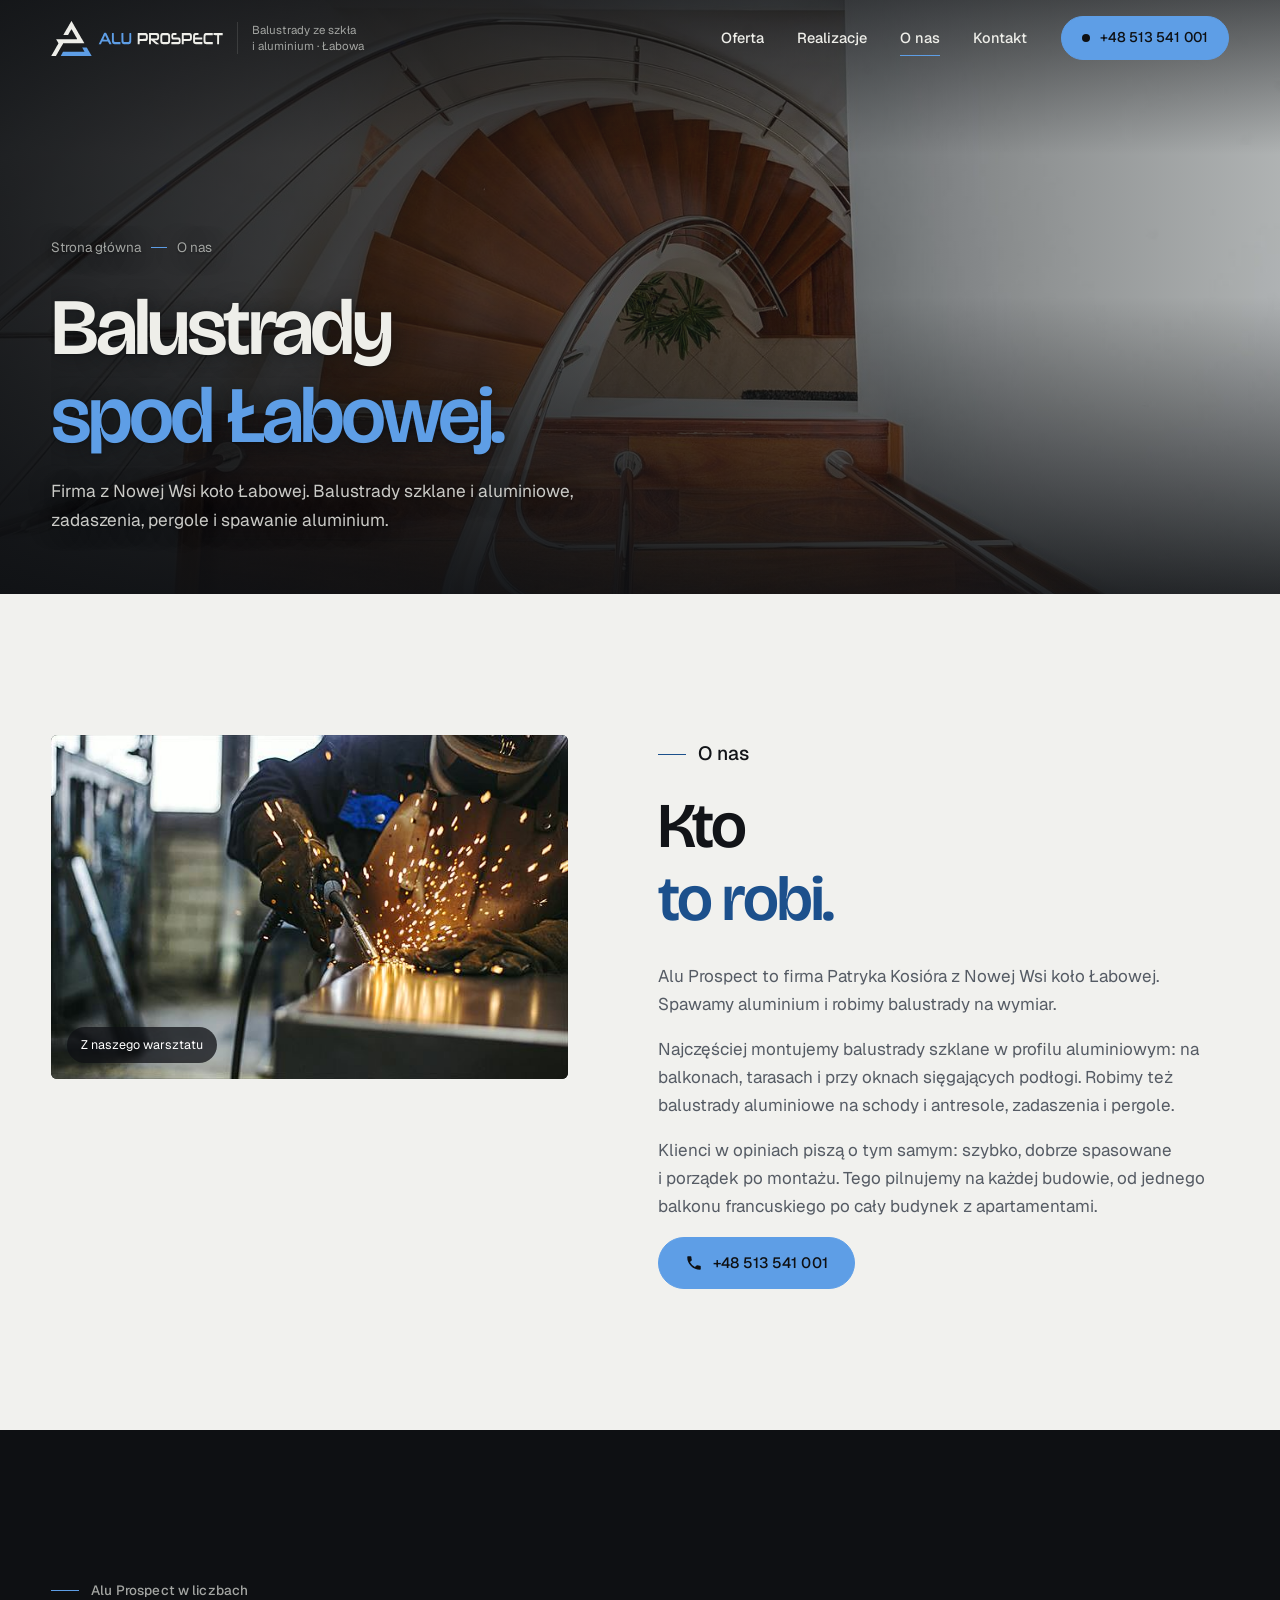
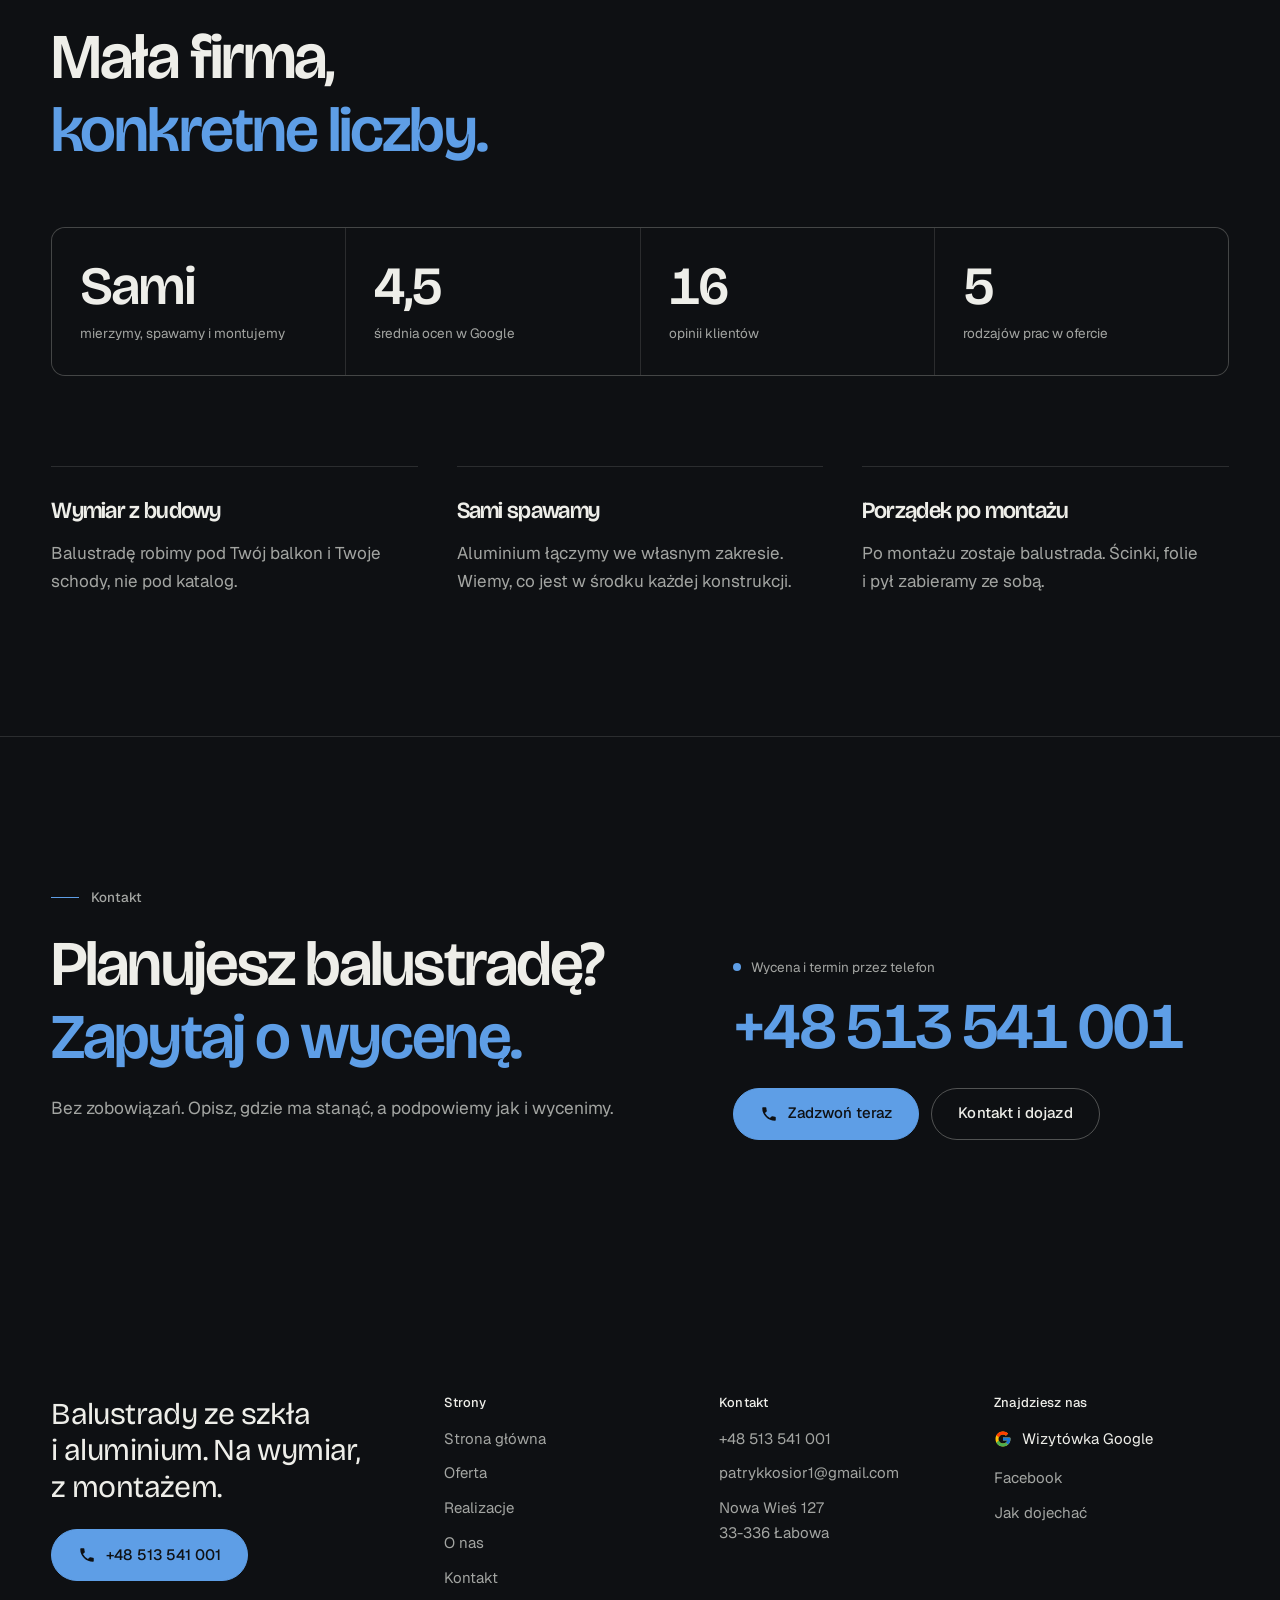
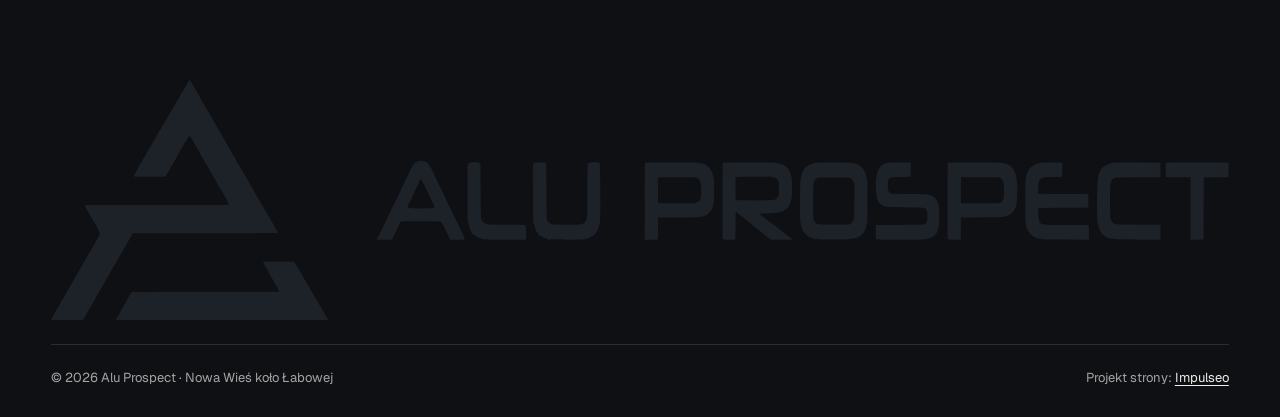
<file: o-nas.html>
<!DOCTYPE html>
<html lang="pl">
<head>
<meta charset="UTF-8">
<meta name="viewport" content="width=device-width, initial-scale=1.0">
<title>O nas - Alu Prospect, balustrady ze szkła i&nbsp;aluminium</title>
<meta name="description" content="Alu Prospect z Nowej Wsi koło Łabowej: spawamy aluminium i robimy balustrady szklane na wymiar, z własnym montażem.">
<link rel="canonical" href="https://impulseo-pl.github.io/balustrady-alu-prospect/o-nas.html">
<meta name="robots" content="noindex, nofollow">
<meta name="theme-color" content="#0E1013">
<meta property="og:type" content="website">
<meta property="og:locale" content="pl_PL">
<meta property="og:site_name" content="Alu Prospect">
<meta property="og:title" content="O nas - Alu Prospect, balustrady ze szkła i aluminium">
<meta property="og:description" content="Alu Prospect z Nowej Wsi koło Łabowej: spawamy aluminium i robimy balustrady szklane na wymiar, z własnym montażem.">
<meta property="og:url" content="https://impulseo-pl.github.io/balustrady-alu-prospect/o-nas.html">
<meta property="og:image" content="https://impulseo-pl.github.io/balustrady-alu-prospect/img/og.jpg">
<meta property="og:image:width" content="1200">
<meta property="og:image:height" content="630">
<meta name="twitter:card" content="summary_large_image">
<script>(function(){var d=document.documentElement;d.classList.add('js');try{if(!window.matchMedia('(prefers-reduced-motion: reduce)').matches)d.classList.add('anim');}catch(e){}setTimeout(function(){if(!d.classList.contains('anim-ok'))d.classList.remove('anim');},3500);})();</script>

<link rel="preload" as="image" href="img/g9.jpg" fetchpriority="high">
<link rel="preconnect" href="https://fonts.googleapis.com">
<link rel="preconnect" href="https://fonts.gstatic.com" crossorigin>
<link href="https://fonts.googleapis.com/css2?family=Bricolage+Grotesque:opsz,wght@12..96,400..700&family=Geist:wght@400..600&display=swap" rel="stylesheet">
<link rel="stylesheet" href="assets/styles.css?v=20261110">
<script src="assets/lenis.min.js?v=1.1.20" defer></script>
<script src="assets/main.js?v=20261110" defer></script>
</head>
<body>
<a class="skip" href="#tresc">Przejdź do treści</a>
<header class="site-head">
<div class="head-in">
  <a class="brand" href="index.html" aria-label="Alu Prospect - strona główna">
    <span class="znak"><svg class="wm nav-logo" viewBox="0 0 7963 1626" role="img" aria-label="Alu Prospect"><path pathLength="1" style="--i:0" transform="translate(-527,-2) translate(0,1725) scale(0.1,-0.1)" d="M14622 17218 c-5 -7 -45 -74 -89 -148 -83 -142 -267 -456 -322 -550 -17 -30 -36 -62 -41 -70 -5 -8 -45 -76 -88 -150 -134 -230 -142 -245 -152 -260 -22 -35 -220 -373 -220 -375 0 -2 -48 -84 -106 -182 -58 -98 -117 -198 -131 -223 -14 -25 -69 -119 -122 -210 -54 -91 -146 -248 -206 -350 -60 -102 -116 -198 -124 -213 -9 -16 -20 -36 -26 -45 -5 -10 -55 -94 -109 -187 -55 -94 -106 -181 -115 -195 -9 -14 -21 -34 -27 -46 -6 -11 -83 -142 -171 -290 -88 -148 -207 -350 -265 -449 -58 -99 -115 -196 -127 -215 -11 -19 -24 -42 -28 -50 -4 -8 -48 -85 -98 -170 -117 -199 -236 -403 -268 -460 -35 -63 -145 -252 -157 -270 -6 -8 -13 -22 -17 -30 -4 -8 -26 -48 -50 -88 -24 -40 -43 -74 -43 -76 0 -3 -19 -37 -43 -78 -24 -40 -55 -93 -69 -118 -14 -25 -65 -115 -113 -200 -110 -193 -109 -192 -182 -325 -181 -331 -255 -476 -249 -491 5 -12 170 -14 1060 -14 l1054 0 28 29 c34 37 233 347 253 396 2 6 21 37 41 70 44 71 181 311 235 410 21 39 49 87 62 107 13 21 23 40 23 42 0 2 19 37 43 78 24 40 46 80 50 88 4 8 15 29 25 45 10 17 36 62 57 100 70 129 267 477 285 505 6 8 13 22 17 30 4 8 33 59 65 113 32 55 58 100 58 102 0 26 385 631 406 639 18 7 45 -22 111 -124 31 -47 69 -104 84 -128 16 -24 29 -45 29 -47 0 -2 27 -49 60 -104 33 -56 60 -103 60 -105 0 -4 112 -199 130 -226 6 -8 13 -22 17 -30 4 -8 40 -75 80 -149 40 -74 73 -135 73 -137 0 -1 19 -35 43 -76 24 -40 47 -80 51 -88 4 -8 12 -24 19 -35 19 -32 103 -176 127 -220 25 -44 137 -239 240 -415 37 -63 78 -133 90 -155 12 -22 46 -80 75 -130 29 -49 63 -108 75 -130 12 -22 64 -112 115 -200 159 -275 287 -498 310 -540 13 -22 50 -86 84 -143 34 -57 61 -106 61 -108 0 -3 100 -172 223 -377 123 -205 226 -379 230 -387 4 -8 15 -28 25 -45 78 -128 201 -399 223 -494 12 -49 12 -54 -6 -67 -16 -12 -734 -14 -4852 -14 -4315 0 -4834 -2 -4839 -15 -10 -25 130 -323 223 -476 22 -35 42 -71 46 -79 4 -8 16 -28 27 -45 11 -16 24 -39 29 -50 5 -11 21 -37 35 -58 14 -21 35 -55 46 -75 11 -20 28 -49 38 -64 35 -55 329 -544 336 -558 3 -8 22 -42 41 -75 109 -187 178 -360 179 -450 1 -57 -3 -66 -67 -174 -37 -62 -67 -115 -67 -116 0 -2 -19 -36 -43 -77 -24 -40 -55 -93 -69 -118 -14 -25 -78 -137 -143 -250 -65 -113 -129 -225 -143 -250 -14 -25 -44 -78 -68 -117 -24 -40 -44 -75 -44 -77 0 -2 -21 -40 -46 -83 -51 -86 -425 -737 -456 -793 -10 -19 -23 -42 -28 -50 -16 -27 -143 -244 -155 -265 -13 -24 -132 -233 -159 -278 -10 -18 -29 -52 -43 -77 -13 -25 -28 -52 -33 -60 -26 -40 -130 -221 -130 -224 0 -2 -26 -48 -58 -103 -32 -54 -62 -105 -66 -113 -4 -8 -12 -24 -19 -35 -19 -32 -102 -176 -127 -220 -51 -91 -255 -443 -277 -477 -12 -21 -23 -40 -23 -42 0 -3 -25 -46 -56 -97 -30 -50 -120 -205 -199 -344 -79 -140 -162 -283 -185 -319 -22 -37 -40 -68 -40 -71 0 -2 -70 -122 -156 -265 -85 -144 -169 -287 -186 -318 -18 -31 -45 -79 -60 -107 -55 -94 -139 -277 -141 -303 l-2 -27 1058 -3 c674 -2 1064 1 1075 7 16 8 130 190 209 331 11 19 65 114 120 210 55 96 109 191 120 210 11 19 57 100 101 180 45 80 86 152 92 160 6 8 13 22 17 30 4 8 26 48 50 88 24 41 43 75 43 77 0 2 41 71 90 155 50 84 90 153 90 155 0 2 27 49 60 105 33 56 60 103 60 105 0 2 28 50 61 107 34 56 81 137 104 178 23 41 86 152 140 245 54 94 112 195 128 225 17 30 40 71 52 90 12 19 36 60 52 90 17 30 78 136 135 235 57 99 107 187 111 195 4 8 15 29 26 45 10 17 54 93 98 170 43 77 122 214 175 305 53 91 106 183 118 205 12 22 39 69 60 105 21 36 47 81 58 101 36 65 115 203 177 309 34 58 65 112 69 120 4 8 12 24 19 35 19 32 102 176 127 220 12 22 74 128 136 237 62 108 125 218 140 245 15 26 77 134 137 238 61 105 118 204 127 220 9 17 31 56 49 87 18 31 38 61 44 67 9 7 1588 10 4897 12 2687 1 4891 4 4897 6 7 3 13 12 13 20 0 13 -103 220 -149 298 -10 17 -34 59 -53 95 -20 36 -53 94 -73 130 -21 36 -49 85 -63 110 -13 25 -46 81 -72 125 -26 44 -57 97 -69 118 -31 55 -420 718 -480 818 -11 19 -24 40 -28 48 -3 8 -54 94 -111 190 -58 97 -137 232 -177 301 -191 331 -226 391 -272 475 -74 133 -91 164 -133 235 -21 36 -48 83 -60 105 -27 48 -144 249 -252 433 -43 73 -78 135 -78 137 0 1 -54 94 -120 205 -66 111 -120 204 -120 205 0 2 -40 72 -90 155 -49 83 -90 153 -90 156 0 2 -11 21 -23 42 -41 64 -251 429 -370 642 -38 69 -73 130 -77 135 -4 6 -19 32 -34 58 -40 72 -257 450 -266 462 -4 6 -18 30 -32 55 -21 39 -152 266 -178 310 -9 15 -78 133 -206 355 -38 66 -74 129 -81 140 -7 11 -15 27 -19 35 -10 19 -91 160 -104 180 -6 8 -13 22 -17 30 -4 8 -40 71 -80 139 -40 67 -73 125 -73 126 0 2 -40 72 -90 156 -49 83 -90 153 -90 154 0 2 -27 49 -60 105 -33 56 -60 103 -60 106 0 2 -28 52 -63 111 -35 60 -101 173 -148 253 -46 79 -88 152 -94 161 -5 9 -23 40 -38 68 -26 49 -95 167 -117 201 -6 8 -13 22 -17 30 -4 8 -33 59 -65 113 -32 53 -58 100 -58 102 0 3 -11 22 -23 43 -13 20 -77 129 -142 242 -65 113 -126 219 -136 235 -10 17 -34 62 -55 100 -20 39 -40 75 -44 80 -4 6 -24 42 -45 80 -35 65 -65 120 -121 220 -13 22 -31 56 -42 75 -206 369 -384 650 -413 650 -3 0 -11 -6 -17 -12z"/><path class="b" pathLength="1" style="--i:1" transform="translate(-527,-2) translate(0,1725) scale(0.1,-0.1)" d="M20140 4950 c-272 -3 -496 -7 -498 -8 -2 -1 0 -7 4 -13 3 -6 0 -15 -7 -20 -19 -11 11 -98 51 -148 15 -20 31 -47 35 -61 4 -14 20 -45 35 -70 15 -25 41 -70 57 -100 17 -30 43 -77 58 -105 16 -27 36 -66 46 -85 9 -19 27 -44 38 -54 12 -11 21 -24 21 -30 0 -6 11 -31 24 -56 55 -107 100 -186 113 -201 7 -9 34 -54 58 -100 49 -93 86 -158 115 -204 10 -16 28 -48 40 -70 12 -22 35 -59 51 -83 16 -24 29 -47 29 -51 0 -5 9 -20 21 -35 33 -41 66 -102 118 -216 9 -19 28 -51 43 -70 28 -36 86 -177 90 -220 2 -18 -2 -25 -14 -25 -9 0 -20 -4 -24 -8 -4 -4 -962 -7 -2128 -7 -2806 0 -7725 -10 -7754 -16 -14 -3 -22 -11 -20 -21 2 -9 -3 -18 -11 -21 -10 -3 -12 0 -7 13 17 46 -41 -16 -69 -73 -16 -33 -38 -69 -47 -79 -10 -10 -25 -37 -34 -58 -15 -38 -61 -118 -110 -195 -12 -19 -52 -93 -89 -165 -37 -71 -75 -141 -85 -155 -27 -38 -100 -179 -100 -193 0 -7 -11 -24 -24 -38 -32 -35 -76 -105 -76 -123 0 -7 -7 -19 -15 -26 -8 -7 -15 -21 -15 -31 0 -10 -6 -22 -13 -26 -7 -4 -24 -30 -38 -58 -99 -199 -114 -227 -153 -286 -17 -24 -46 -75 -66 -114 -20 -38 -55 -99 -78 -135 -24 -36 -41 -74 -40 -85 7 -47 -55 -46 1870 -45 3856 0 12414 12 12428 16 13 4 13 6 0 14 -13 8 -12 10 3 10 21 0 22 19 2 47 -9 13 -29 48 -45 80 -17 32 -41 76 -54 98 -14 22 -37 63 -51 90 -15 28 -33 57 -41 65 -7 9 -19 29 -26 45 -7 17 -36 70 -63 118 -63 112 -63 111 -107 177 -20 30 -46 77 -57 104 -12 26 -31 60 -42 75 -11 14 -27 40 -35 56 -8 17 -23 44 -33 60 -29 44 -43 68 -67 111 -12 22 -38 64 -58 94 -20 30 -36 61 -36 69 0 8 -11 29 -25 47 -14 18 -25 35 -25 38 0 3 -34 60 -75 126 -42 66 -85 139 -95 163 -11 23 -35 69 -55 102 -19 33 -46 80 -60 105 -14 25 -34 59 -45 75 -11 17 -23 37 -27 45 -3 8 -18 33 -32 55 -51 79 -171 288 -184 320 -4 11 -18 33 -31 50 -12 16 -42 66 -65 110 -24 44 -58 103 -76 130 -44 67 -111 184 -125 215 -6 14 -21 43 -35 65 -13 22 -34 59 -46 83 -13 23 -27 42 -31 42 -4 0 -8 6 -8 13 0 7 -16 37 -36 67 -20 30 -43 68 -51 85 -9 16 -22 34 -29 38 -7 4 -20 30 -28 58 -9 28 -27 64 -41 80 -14 17 -25 35 -25 40 0 5 -17 35 -39 67 -21 31 -55 89 -76 127 -108 198 -140 247 -181 275 l-38 25 -520 0 c-287 0 -744 -2 -1016 -5z"/><path class="b" pathLength="1" style="--i:2" transform="translate(2203,546.0) scale(2.0) translate(0,-135) translate(0,402) scale(0.1,-0.1)" d="M1387 2648 c-98 -31 -159 -101 -248 -288 -17 -36 -53 -112 -81 -170 -27 -58 -58 -123 -68 -145 -26 -59 -59 -125 -80 -164 -11 -19 -24 -46 -30 -60 -6 -15 -28 -60 -50 -101 -22 -41 -40 -81 -40 -90 0 -8 -25 -62 -54 -120 -96 -189 -153 -304 -171 -350 -10 -25 -24 -49 -30 -55 -12 -10 -25 -38 -61 -125 -10 -25 -23 -52 -28 -60 -6 -8 -20 -33 -30 -55 -10 -22 -23 -49 -28 -59 -6 -10 -21 -49 -35 -85 -13 -36 -32 -77 -41 -91 -21 -34 -212 -418 -212 -428 0 -4 -13 -29 -30 -55 -16 -26 -30 -56 -30 -67 0 -10 -9 -22 -20 -25 -13 -4 -20 -15 -20 -31 l0 -24 265 0 c256 0 265 1 265 19 0 11 4 23 10 26 6 3 10 18 10 33 0 15 21 63 46 107 45 78 157 307 184 373 26 65 -11 62 708 62 544 0 657 -2 680 -14 24 -13 97 -144 176 -316 9 -19 20 -42 25 -50 6 -8 19 -35 31 -60 11 -25 27 -56 34 -70 8 -14 20 -44 27 -67 l12 -43 244 0 243 0 0 47 c0 42 -65 196 -120 283 -9 15 -109 226 -137 290 -8 19 -19 42 -24 50 -5 8 -12 22 -15 30 -9 23 -72 150 -100 200 -14 25 -41 82 -59 128 -19 45 -45 96 -58 112 -14 16 -28 44 -32 62 -6 28 -109 251 -162 353 -34 63 -53 104 -108 223 -31 67 -69 144 -85 169 -17 26 -30 56 -30 67 0 12 -14 41 -30 65 -17 24 -30 50 -30 56 0 7 -13 40 -30 73 -16 34 -30 65 -30 70 0 5 -7 15 -15 22 -8 7 -15 18 -15 25 0 31 -127 235 -165 265 -99 79 -204 98 -328 58z m164 -693 c17 -33 34 -67 38 -75 5 -8 30 -60 56 -115 62 -131 69 -144 88 -180 9 -16 28 -57 43 -90 45 -104 84 -188 116 -249 17 -33 35 -76 39 -95 4 -20 10 -46 14 -57 10 -32 -15 -34 -410 -35 -371 -1 -495 5 -495 26 0 27 41 126 89 215 28 52 54 102 57 110 56 144 123 290 173 380 5 8 17 33 27 55 10 22 24 47 30 55 9 13 20 46 39 117 15 55 50 33 96 -62z"/><path class="b" pathLength="1" style="--i:3" transform="translate(2203,546.0) scale(2.0) translate(0,-135) translate(0,402) scale(0.1,-0.1)" d="M3196 2610 c-34 -6 -64 -16 -71 -26 -6 -10 -17 -14 -23 -10 -30 18 -32 -43 -32 -982 0 -774 3 -957 14 -998 7 -27 24 -91 36 -142 12 -51 33 -112 46 -135 13 -23 35 -63 49 -89 29 -55 58 -78 100 -78 22 -1 35 -9 50 -32 11 -17 27 -35 35 -39 23 -11 121 -38 161 -44 21 -3 42 -12 49 -20 11 -13 110 -15 726 -15 l714 0 0 220 c0 230 -5 264 -44 276 -12 4 -289 8 -616 9 -631 3 -673 6 -740 50 -65 43 -108 91 -114 126 -15 92 -23 472 -25 1136 -1 708 -3 781 -22 751 -7 -10 -10 -8 -15 9 -3 12 -13 24 -22 28 -29 11 -196 14 -256 5z"/><path class="b" pathLength="1" style="--i:4" transform="translate(2203,546.0) scale(2.0) translate(0,-135) translate(0,402) scale(0.1,-0.1)" d="M7255 2614 c-78 -6 -102 -13 -84 -25 11 -8 8 -9 -10 -7 -20 2 -26 -3 -33 -27 -5 -16 -8 -408 -8 -870 1 -723 -1 -850 -14 -910 -9 -38 -16 -80 -16 -91 0 -12 -17 -43 -38 -68 -87 -105 -148 -116 -657 -110 -444 5 -494 10 -545 59 -19 18 -49 46 -66 62 l-32 29 -8 190 c-5 104 -9 540 -9 969 0 508 -3 783 -10 787 -5 4 -95 8 -200 8 -204 0 -214 -2 -215 -37 0 -5 -4 -2 -9 6 -20 32 -23 -111 -19 -1030 l5 -954 25 -70 c14 -38 29 -90 33 -115 4 -25 13 -55 21 -67 8 -12 14 -28 14 -35 1 -7 14 -29 30 -48 17 -19 30 -39 30 -45 1 -13 36 -55 47 -55 5 0 33 -16 62 -35 62 -41 131 -71 183 -80 21 -3 45 -13 54 -23 16 -16 67 -17 615 -20 585 -3 599 -2 636 18 21 11 54 20 73 20 35 0 103 29 158 69 17 11 34 21 39 21 30 0 84 56 129 136 64 115 86 184 114 359 19 118 9 1950 -10 1950 -8 0 -15 4 -15 8 0 27 -132 42 -270 31z"/><path pathLength="1" style="--i:5" transform="translate(2203,546.0) scale(2.0) translate(0,-135) translate(0,402) scale(0.1,-0.1)" d="M9067 2603 c-9 -8 -9 -2565 -1 -2587 5 -14 34 -16 219 -16 212 0 213 0 219 23 3 12 6 181 6 375 l0 352 633 0 c759 1 848 9 1006 89 119 61 196 177 238 356 27 120 27 810 0 930 -64 278 -195 412 -453 465 -92 19 -139 20 -978 20 -486 0 -886 -3 -889 -7z m1763 -517 c109 -58 139 -147 140 -413 0 -287 -28 -372 -141 -422 -45 -20 -66 -21 -670 -21 -343 0 -630 0 -636 0 -14 0 -20 860 -6 874 4 4 293 6 643 4 597 -3 637 -4 670 -22z"/><path pathLength="1" style="--i:6" transform="translate(2203,546.0) scale(2.0) translate(0,-135) translate(0,402) scale(0.1,-0.1)" d="M11697 2603 c-9 -8 -9 -2550 -1 -2581 6 -22 7 -22 214 -22 180 0 209 2 214 16 3 9 6 218 6 464 0 474 1 479 46 444 13 -11 90 -73 171 -139 277 -226 328 -267 468 -380 77 -62 196 -159 265 -215 69 -56 146 -117 173 -137 26 -19 47 -39 47 -44 0 -5 158 -9 375 -9 206 0 375 4 375 8 0 18 -29 44 -135 121 -60 45 -124 92 -141 105 -17 14 -215 163 -440 332 -225 169 -410 311 -412 315 -2 5 2 9 10 9 236 -4 555 11 643 30 263 58 390 188 446 455 25 122 28 623 3 743 -60 299 -194 429 -494 477 -99 16 -1818 24 -1833 8z m1689 -488 c108 -19 142 -40 180 -107 l29 -53 0 -225 c0 -223 0 -225 -26 -275 -38 -73 -86 -101 -189 -114 -125 -16 -1222 -15 -1238 1 -9 9 -12 109 -12 390 0 348 1 378 18 387 31 18 1131 14 1238 -4z"/><path pathLength="1" style="--i:7" transform="translate(2203,546.0) scale(2.0) translate(0,-135) translate(0,402) scale(0.1,-0.1)" d="M14800 2591 c-242 -58 -370 -169 -436 -379 -48 -151 -54 -261 -54 -916 0 -639 0 -647 41 -836 44 -202 190 -361 379 -410 150 -40 225 -44 725 -44 501 -1 497 -1 695 41 188 40 329 168 386 352 51 164 54 215 54 908 0 358 -3 666 -6 685 -36 224 -69 319 -143 411 -71 87 -159 141 -296 179 -114 32 -1219 39 -1345 9z m1206 -508 c54 -29 87 -69 116 -140 l23 -58 0 -570 c0 -517 -2 -575 -18 -625 -25 -80 -59 -124 -114 -151 l-48 -24 -485 -3 c-563 -4 -581 -2 -646 63 -79 80 -79 77 -79 740 0 625 -1 610 55 698 28 45 69 72 133 88 18 4 255 7 527 6 490 -2 495 -2 536 -24z"/><path pathLength="1" style="--i:8" transform="translate(2203,546.0) scale(2.0) translate(0,-135) translate(0,402) scale(0.1,-0.1)" d="M17233 2590 c-276 -81 -378 -324 -360 -855 14 -386 83 -529 297 -607 87 -32 206 -38 744 -38 346 0 544 -4 569 -11 104 -28 139 -112 132 -315 -5 -178 -30 -225 -132 -253 -20 -6 -357 -10 -815 -10 -429 -1 -784 -4 -789 -7 -10 -6 -13 -453 -3 -478 9 -24 1573 -24 1679 0 298 68 394 157 446 412 26 124 23 646 -4 742 -46 168 -118 263 -242 321 -110 51 -121 52 -760 58 l-600 6 -36 23 c-60 37 -79 95 -79 245 0 89 5 140 17 178 35 113 34 113 433 119 l325 5 3 243 2 242 -382 -1 c-340 0 -390 -3 -445 -19z"/><path pathLength="1" style="--i:9" transform="translate(2203,546.0) scale(2.0) translate(0,-135) translate(0,402) scale(0.1,-0.1)" d="M19307 2603 c-9 -8 -9 -2550 -1 -2581 6 -22 7 -22 219 -22 l213 0 6 31 c3 17 6 186 6 374 l0 343 678 5 c691 5 749 8 867 47 151 49 259 153 307 298 70 211 74 853 8 1092 -52 186 -157 311 -310 367 -143 53 -144 53 -1098 53 -489 0 -892 -3 -895 -7z m1769 -520 c103 -55 125 -119 132 -383 5 -237 -10 -336 -62 -396 -61 -71 -38 -68 -753 -71 l-643 -3 0 433 c0 239 3 437 7 441 4 4 293 6 643 4 633 -3 635 -3 676 -25z"/><path pathLength="1" style="--i:10" transform="translate(2203,546.0) scale(2.0) translate(0,-135) translate(0,402) scale(0.1,-0.1)" d="M22410 2590 c-279 -60 -406 -199 -466 -510 -14 -71 -17 -180 -21 -668 -6 -797 4 -915 97 -1106 65 -133 195 -229 352 -261 40 -8 98 -20 128 -27 40 -9 257 -13 811 -15 l757 -3 6 22 c10 38 7 466 -3 473 -6 3 -313 6 -683 6 -892 0 -905 1 -973 101 -38 55 -59 201 -53 373 l3 100 840 3 c461 1 843 6 848 11 9 9 12 436 2 451 -4 7 -297 10 -841 9 -458 0 -838 3 -844 6 -28 17 -4 367 30 435 58 115 114 130 463 130 164 0 286 4 297 10 17 9 18 27 19 227 0 120 -2 226 -5 236 -8 26 -637 24 -764 -3z"/><path pathLength="1" style="--i:11" transform="translate(2203,546.0) scale(2.0) translate(0,-135) translate(0,402) scale(0.1,-0.1)" d="M24840 2589 c-264 -56 -396 -193 -455 -474 -44 -205 -49 -1363 -7 -1575 57 -287 188 -443 417 -494 207 -46 216 -46 972 -46 l721 0 6 23 c3 12 6 124 6 248 0 198 -2 228 -16 233 -9 3 -338 6 -732 6 -394 1 -737 5 -761 9 -91 18 -157 93 -182 206 -15 73 -23 734 -11 980 13 264 34 319 136 373 l51 27 735 3 c404 1 745 4 758 7 l22 5 -2 243 -3 242 -780 2 c-744 2 -784 1 -875 -18z"/><path pathLength="1" style="--i:12" transform="translate(2203,546.0) scale(2.0) translate(0,-135) translate(0,402) scale(0.1,-0.1)" d="M26677 2603 c-13 -12 -8 -468 5 -481 9 -9 116 -12 420 -12 l408 0 0 -1032 c0 -568 3 -1043 6 -1055 6 -23 7 -23 220 -23 118 0 215 1 216 3 2 1 5 474 8 1052 l5 1050 418 3 417 2 0 250 0 250 -1058 0 c-582 0 -1062 -3 -1065 -7z"/></svg></span>
    <span class="brand-sub">Balustrady ze szkła<br>i aluminium · Łabowa</span>
  </a>
  <nav class="nav-links" aria-label="Menu główne">
    <a class="nl" href="oferta.html">Oferta</a><a class="nl" href="realizacje.html">Realizacje</a><a class="nl" href="o-nas.html" aria-current="page">O&nbsp;nas</a><a class="nl" href="kontakt.html">Kontakt</a>
    <a class="btn btn-copper nav-cta" href="tel:+48513541001"><span class="live" aria-hidden="true"></span>+48 513 541 001</a>
  </nav>
  <button class="burger" type="button" aria-label="Otwórz menu" aria-expanded="false" aria-controls="mnav"><span></span><span></span></button>
</div>
</header>

<div class="mnav" id="mnav">
  <div class="mnav-in">
    <a class="ml" href="index.html">Strona główna</a><a class="ml" href="oferta.html">Oferta</a><a class="ml" href="realizacje.html">Realizacje</a><a class="ml" href="o-nas.html" aria-current="page">O&nbsp;nas</a><a class="ml" href="kontakt.html">Kontakt</a>
    <div class="mnav-foot">
      <span>Wycena i&nbsp;termin przez telefon</span>
      <a class="btn btn-copper" href="tel:+48513541001"><svg class="ico" width="16" height="16" viewBox="0 0 24 24" fill="none" aria-hidden="true"><path d="M6.6 10.8a15.5 15.5 0 0 0 6.6 6.6l2.2-2.2a1 1 0 0 1 1-.24 11.4 11.4 0 0 0 3.6.58 1 1 0 0 1 1 1V20a1 1 0 0 1-1 1A17 17 0 0 1 3 4a1 1 0 0 1 1-1h3.5a1 1 0 0 1 1 1c0 1.25.2 2.46.58 3.6a1 1 0 0 1-.25 1l-2.23 2.2Z" fill="currentColor"/></svg>+48 513 541 001</a>
    </div>
  </div>
</div>
<main id="tresc">

<section class="pagehead">
  <div class="pagehead-media"><img src="img/g9.jpg" alt="Kręte schody z metalową poręczą" width="1600" height="1068" decoding="async" fetchpriority="high"></div>
  <div class="ph-in">
    <p class="crumb up" style="--d:0"><a href="index.html">Strona główna</a><span class="sl" aria-hidden="true"></span>O&nbsp;nas</p>
    <h1><span class="ln"><span class="ln-i" style="--k:0">Balustrady</span></span><span class="ln"><span class="ln-i" style="--k:1"><em>spod Łabowej.</em></span></span></h1>
    <p class="ph-lead up" style="--d:300">Firma z&nbsp;Nowej Wsi koło Łabowej. Balustrady szklane i&nbsp;aluminiowe, zadaszenia, pergole i&nbsp;spawanie aluminium.</p>
  </div>
</section>

<section class="sec">
  <div class="wrap story">
    <figure class="fig rv-img rv">
      <img src="img/g12.jpg" alt="Spawanie aluminiowej konstrukcji w warsztacie Alu Prospect" width="600" height="400" decoding="async">
      <figcaption class="fig-tag">Z&nbsp;naszego warsztatu</figcaption>
    </figure>
    <div class="story-txt">
      <p class="eyebrow rv">O&nbsp;nas</p>
      <h2 class="h2 rv rv-h"><span class="ln"><span class="ln-i" style="--k:0">Kto</span></span><span class="ln"><span class="ln-i" style="--k:1"><em>to robi.</em></span></span></h2>
      <p class="rv" style="--d:100;margin-top:30px">Alu Prospect to firma Patryka Kosióra z&nbsp;Nowej Wsi koło Łabowej. Spawamy aluminium i&nbsp;robimy balustrady na wymiar.</p>
      <p class="rv" style="--d:140">Najczęściej montujemy balustrady szklane w&nbsp;profilu aluminiowym: na balkonach, tarasach i&nbsp;przy oknach sięgających podłogi. Robimy też balustrady aluminiowe na schody i&nbsp;antresole, zadaszenia i&nbsp;pergole.</p>
      <p class="rv" style="--d:180">Klienci w&nbsp;opiniach piszą o&nbsp;tym samym: szybko, dobrze spasowane i&nbsp;porządek po montażu. Tego pilnujemy na każdej budowie, od jednego balkonu francuskiego po cały budynek z&nbsp;apartamentami.</p>
      <a class="btn btn-copper rv" style="--d:220" href="tel:+48513541001"><svg class="ico" width="16" height="16" viewBox="0 0 24 24" fill="none" aria-hidden="true"><path d="M6.6 10.8a15.5 15.5 0 0 0 6.6 6.6l2.2-2.2a1 1 0 0 1 1-.24 11.4 11.4 0 0 0 3.6.58 1 1 0 0 1 1 1V20a1 1 0 0 1-1 1A17 17 0 0 1 3 4a1 1 0 0 1 1-1h3.5a1 1 0 0 1 1 1c0 1.25.2 2.46.58 3.6a1 1 0 0 1-.25 1l-2.23 2.2Z" fill="currentColor"/></svg>+48 513 541 001</a>
    </div>
  </div>
</section>

<section class="sec dark">
  <div class="wrap">
    <div class="sec-head">
      <div>
        <p class="eyebrow rv">Alu Prospect w&nbsp;liczbach</p>
        <h2 class="h2 rv rv-h"><span class="ln"><span class="ln-i" style="--k:0">Mała firma,</span></span><span class="ln"><span class="ln-i" style="--k:1"><em>konkretne liczby.</em></span></span></h2>
      </div>
    </div>
    <div class="numbers rv">
      <div class="stat"><b>Sami</b><span>mierzymy, spawamy i&nbsp;montujemy</span></div>
      <div class="stat"><b><span class="num" data-to="5,0">5,0</span></b><span>średnia ocen w&nbsp;Google</span></div>
      <div class="stat"><b><span class="num" data-to="18">18</span></b><span>opinii klientów</span></div>
      <div class="stat"><b><span class="num" data-to="6">6</span></b><span>rodzajów prac w&nbsp;ofercie</span></div>
    </div>
    <div class="vals">
      <div class="val rv"><h3>Wymiar z&nbsp;budowy</h3><p>Balustradę robimy pod Twój balkon i&nbsp;Twoje schody, nie pod katalog.</p></div>
      <div class="val rv" style="--d:100"><h3>Sami spawamy</h3><p>Aluminium łączymy we własnym zakresie. Wiemy, co jest w&nbsp;środku każdej konstrukcji.</p></div>
      <div class="val rv" style="--d:200"><h3>Porządek po montażu</h3><p>Po montażu zostaje balustrada. Ścinki, folie i&nbsp;pył zabieramy ze sobą.</p></div>
    </div>
  </div>
</section>
<section class="cta-band dark">
  <div class="wrap cta-grid">
    <div>
      <p class="eyebrow rv">Kontakt</p>
      <h2 class="h2 rv rv-h"><span class="ln"><span class="ln-i" style="--k:0">Planujesz balustradę?</span></span><span class="ln"><span class="ln-i" style="--k:1"><em>Zapytaj o&nbsp;wycenę.</em></span></span></h2>
      <p class="lead rv" style="--d:120">Bez zobowiązań. Opisz, gdzie ma stanąć, a&nbsp;podpowiemy jak i&nbsp;wycenimy.</p>
    </div>
    <div class="cta-side rv" style="--d:180">
      <span class="lbl"><span class="live" aria-hidden="true"></span>Wycena i&nbsp;termin przez telefon</span>
      <a class="cta-phone" href="tel:+48513541001">+48 513 541 001</a>
      <div class="cta-row">
        <a class="btn btn-copper" href="tel:+48513541001"><svg class="ico" width="16" height="16" viewBox="0 0 24 24" fill="none" aria-hidden="true"><path d="M6.6 10.8a15.5 15.5 0 0 0 6.6 6.6l2.2-2.2a1 1 0 0 1 1-.24 11.4 11.4 0 0 0 3.6.58 1 1 0 0 1 1 1V20a1 1 0 0 1-1 1A17 17 0 0 1 3 4a1 1 0 0 1 1-1h3.5a1 1 0 0 1 1 1c0 1.25.2 2.46.58 3.6a1 1 0 0 1-.25 1l-2.23 2.2Z" fill="currentColor"/></svg>Zadzwoń teraz</a>
        <a class="btn btn-ghost" href="kontakt.html">Kontakt i&nbsp;dojazd</a>
      </div>
    </div>
  </div>
</section>
</main>
<footer class="site-foot">
  <div class="wrap">
    <div class="foot-top">
      <div>
        <p class="foot-claim">Balustrady ze szkła i&nbsp;aluminium. Na wymiar, z&nbsp;montażem.</p>
        <a class="btn btn-copper" href="tel:+48513541001"><svg class="ico" width="16" height="16" viewBox="0 0 24 24" fill="none" aria-hidden="true"><path d="M6.6 10.8a15.5 15.5 0 0 0 6.6 6.6l2.2-2.2a1 1 0 0 1 1-.24 11.4 11.4 0 0 0 3.6.58 1 1 0 0 1 1 1V20a1 1 0 0 1-1 1A17 17 0 0 1 3 4a1 1 0 0 1 1-1h3.5a1 1 0 0 1 1 1c0 1.25.2 2.46.58 3.6a1 1 0 0 1-.25 1l-2.23 2.2Z" fill="currentColor"/></svg>+48 513 541 001</a>
      </div>
      <div>
        <h4>Strony</h4>
        <ul><li><a href="index.html">Strona główna</a></li><li><a href="oferta.html">Oferta</a></li><li><a href="realizacje.html">Realizacje</a></li><li><a href="o-nas.html">O&nbsp;nas</a></li><li><a href="kontakt.html">Kontakt</a></li></ul>
      </div>
      <div>
        <h4>Kontakt</h4>
        <ul>
          <li><a href="tel:+48513541001">+48 513 541 001</a></li>
          <li><a href="mailto:patrykkosior1@gmail.com">patrykkosior1@gmail.com</a></li>
          <li>Nowa Wieś 127<br>33-336 Łabowa</li>
        </ul>
      </div>
      <div>
        <h4>Znajdziesz nas</h4>
        <ul>
          <li><a class="soc" href="https://www.google.com/maps/place/Balustrady+Alu+Prospect/@49.5146519,20.8815971,732m/data=!3m2!1e3!4b1!4m6!3m5!1s0x473dddcff1790ee3:0x25501e431f719c7e!8m2!3d49.5146484!4d20.884172" target="_blank" rel="noopener" aria-label="Wizytówka Alu Prospect w Google"><svg class="g-logo" viewBox="0 0 48 48" aria-hidden="true"><path fill="#FFC107" d="M43.6 20.5H42V20H24v8h11.3C33.7 32.7 29.2 36 24 36c-6.6 0-12-5.4-12-12s5.4-12 12-12c3.1 0 5.8 1.2 7.9 3.1l5.7-5.7C34 6.1 29.3 4 24 4 12.9 4 4 12.9 4 24s8.9 20 20 20 20-8.9 20-20c0-1.3-.1-2.4-.4-3.5z"/><path fill="#FF3D00" d="m6.3 14.7 6.6 4.8C14.7 15.1 19 12 24 12c3.1 0 5.8 1.2 7.9 3.1l5.7-5.7C34 6.1 29.3 4 24 4 16.3 4 9.7 8.3 6.3 14.7z"/><path fill="#4CAF50" d="M24 44c5.2 0 9.9-2 13.4-5.2l-6.2-5.2A11.9 11.9 0 0 1 24 36c-5.2 0-9.6-3.3-11.3-7.9l-6.5 5C9.5 39.6 16.2 44 24 44z"/><path fill="#1976D2" d="M43.6 20.5H42V20H24v8h11.3a12 12 0 0 1-4.1 5.6l6.2 5.2C37 39.2 44 34 44 24c0-1.3-.1-2.4-.4-3.5z"/></svg>Wizytówka Google</a></li>
          <li><a href="https://www.facebook.com/p/Alu-Prospect-61579979646697/" target="_blank" rel="noopener">Facebook</a></li>
          <li><a href="https://www.google.com/maps/place/Balustrady+Alu+Prospect/@49.5146519,20.8815971,732m/data=!3m2!1e3!4b1!4m6!3m5!1s0x473dddcff1790ee3:0x25501e431f719c7e!8m2!3d49.5146484!4d20.884172" target="_blank" rel="noopener">Jak dojechać</a></li>
        </ul>
      </div>
    </div>
    <div class="foot-mark" aria-hidden="true"><svg class="wm-foot" viewBox="0 0 7963 1626" aria-hidden="true" focusable="false"><path transform="translate(-527,-2) translate(0,1725) scale(0.1,-0.1)" d="M14622 17218 c-5 -7 -45 -74 -89 -148 -83 -142 -267 -456 -322 -550 -17 -30 -36 -62 -41 -70 -5 -8 -45 -76 -88 -150 -134 -230 -142 -245 -152 -260 -22 -35 -220 -373 -220 -375 0 -2 -48 -84 -106 -182 -58 -98 -117 -198 -131 -223 -14 -25 -69 -119 -122 -210 -54 -91 -146 -248 -206 -350 -60 -102 -116 -198 -124 -213 -9 -16 -20 -36 -26 -45 -5 -10 -55 -94 -109 -187 -55 -94 -106 -181 -115 -195 -9 -14 -21 -34 -27 -46 -6 -11 -83 -142 -171 -290 -88 -148 -207 -350 -265 -449 -58 -99 -115 -196 -127 -215 -11 -19 -24 -42 -28 -50 -4 -8 -48 -85 -98 -170 -117 -199 -236 -403 -268 -460 -35 -63 -145 -252 -157 -270 -6 -8 -13 -22 -17 -30 -4 -8 -26 -48 -50 -88 -24 -40 -43 -74 -43 -76 0 -3 -19 -37 -43 -78 -24 -40 -55 -93 -69 -118 -14 -25 -65 -115 -113 -200 -110 -193 -109 -192 -182 -325 -181 -331 -255 -476 -249 -491 5 -12 170 -14 1060 -14 l1054 0 28 29 c34 37 233 347 253 396 2 6 21 37 41 70 44 71 181 311 235 410 21 39 49 87 62 107 13 21 23 40 23 42 0 2 19 37 43 78 24 40 46 80 50 88 4 8 15 29 25 45 10 17 36 62 57 100 70 129 267 477 285 505 6 8 13 22 17 30 4 8 33 59 65 113 32 55 58 100 58 102 0 26 385 631 406 639 18 7 45 -22 111 -124 31 -47 69 -104 84 -128 16 -24 29 -45 29 -47 0 -2 27 -49 60 -104 33 -56 60 -103 60 -105 0 -4 112 -199 130 -226 6 -8 13 -22 17 -30 4 -8 40 -75 80 -149 40 -74 73 -135 73 -137 0 -1 19 -35 43 -76 24 -40 47 -80 51 -88 4 -8 12 -24 19 -35 19 -32 103 -176 127 -220 25 -44 137 -239 240 -415 37 -63 78 -133 90 -155 12 -22 46 -80 75 -130 29 -49 63 -108 75 -130 12 -22 64 -112 115 -200 159 -275 287 -498 310 -540 13 -22 50 -86 84 -143 34 -57 61 -106 61 -108 0 -3 100 -172 223 -377 123 -205 226 -379 230 -387 4 -8 15 -28 25 -45 78 -128 201 -399 223 -494 12 -49 12 -54 -6 -67 -16 -12 -734 -14 -4852 -14 -4315 0 -4834 -2 -4839 -15 -10 -25 130 -323 223 -476 22 -35 42 -71 46 -79 4 -8 16 -28 27 -45 11 -16 24 -39 29 -50 5 -11 21 -37 35 -58 14 -21 35 -55 46 -75 11 -20 28 -49 38 -64 35 -55 329 -544 336 -558 3 -8 22 -42 41 -75 109 -187 178 -360 179 -450 1 -57 -3 -66 -67 -174 -37 -62 -67 -115 -67 -116 0 -2 -19 -36 -43 -77 -24 -40 -55 -93 -69 -118 -14 -25 -78 -137 -143 -250 -65 -113 -129 -225 -143 -250 -14 -25 -44 -78 -68 -117 -24 -40 -44 -75 -44 -77 0 -2 -21 -40 -46 -83 -51 -86 -425 -737 -456 -793 -10 -19 -23 -42 -28 -50 -16 -27 -143 -244 -155 -265 -13 -24 -132 -233 -159 -278 -10 -18 -29 -52 -43 -77 -13 -25 -28 -52 -33 -60 -26 -40 -130 -221 -130 -224 0 -2 -26 -48 -58 -103 -32 -54 -62 -105 -66 -113 -4 -8 -12 -24 -19 -35 -19 -32 -102 -176 -127 -220 -51 -91 -255 -443 -277 -477 -12 -21 -23 -40 -23 -42 0 -3 -25 -46 -56 -97 -30 -50 -120 -205 -199 -344 -79 -140 -162 -283 -185 -319 -22 -37 -40 -68 -40 -71 0 -2 -70 -122 -156 -265 -85 -144 -169 -287 -186 -318 -18 -31 -45 -79 -60 -107 -55 -94 -139 -277 -141 -303 l-2 -27 1058 -3 c674 -2 1064 1 1075 7 16 8 130 190 209 331 11 19 65 114 120 210 55 96 109 191 120 210 11 19 57 100 101 180 45 80 86 152 92 160 6 8 13 22 17 30 4 8 26 48 50 88 24 41 43 75 43 77 0 2 41 71 90 155 50 84 90 153 90 155 0 2 27 49 60 105 33 56 60 103 60 105 0 2 28 50 61 107 34 56 81 137 104 178 23 41 86 152 140 245 54 94 112 195 128 225 17 30 40 71 52 90 12 19 36 60 52 90 17 30 78 136 135 235 57 99 107 187 111 195 4 8 15 29 26 45 10 17 54 93 98 170 43 77 122 214 175 305 53 91 106 183 118 205 12 22 39 69 60 105 21 36 47 81 58 101 36 65 115 203 177 309 34 58 65 112 69 120 4 8 12 24 19 35 19 32 102 176 127 220 12 22 74 128 136 237 62 108 125 218 140 245 15 26 77 134 137 238 61 105 118 204 127 220 9 17 31 56 49 87 18 31 38 61 44 67 9 7 1588 10 4897 12 2687 1 4891 4 4897 6 7 3 13 12 13 20 0 13 -103 220 -149 298 -10 17 -34 59 -53 95 -20 36 -53 94 -73 130 -21 36 -49 85 -63 110 -13 25 -46 81 -72 125 -26 44 -57 97 -69 118 -31 55 -420 718 -480 818 -11 19 -24 40 -28 48 -3 8 -54 94 -111 190 -58 97 -137 232 -177 301 -191 331 -226 391 -272 475 -74 133 -91 164 -133 235 -21 36 -48 83 -60 105 -27 48 -144 249 -252 433 -43 73 -78 135 -78 137 0 1 -54 94 -120 205 -66 111 -120 204 -120 205 0 2 -40 72 -90 155 -49 83 -90 153 -90 156 0 2 -11 21 -23 42 -41 64 -251 429 -370 642 -38 69 -73 130 -77 135 -4 6 -19 32 -34 58 -40 72 -257 450 -266 462 -4 6 -18 30 -32 55 -21 39 -152 266 -178 310 -9 15 -78 133 -206 355 -38 66 -74 129 -81 140 -7 11 -15 27 -19 35 -10 19 -91 160 -104 180 -6 8 -13 22 -17 30 -4 8 -40 71 -80 139 -40 67 -73 125 -73 126 0 2 -40 72 -90 156 -49 83 -90 153 -90 154 0 2 -27 49 -60 105 -33 56 -60 103 -60 106 0 2 -28 52 -63 111 -35 60 -101 173 -148 253 -46 79 -88 152 -94 161 -5 9 -23 40 -38 68 -26 49 -95 167 -117 201 -6 8 -13 22 -17 30 -4 8 -33 59 -65 113 -32 53 -58 100 -58 102 0 3 -11 22 -23 43 -13 20 -77 129 -142 242 -65 113 -126 219 -136 235 -10 17 -34 62 -55 100 -20 39 -40 75 -44 80 -4 6 -24 42 -45 80 -35 65 -65 120 -121 220 -13 22 -31 56 -42 75 -206 369 -384 650 -413 650 -3 0 -11 -6 -17 -12z"/><path class="b" transform="translate(-527,-2) translate(0,1725) scale(0.1,-0.1)" d="M20140 4950 c-272 -3 -496 -7 -498 -8 -2 -1 0 -7 4 -13 3 -6 0 -15 -7 -20 -19 -11 11 -98 51 -148 15 -20 31 -47 35 -61 4 -14 20 -45 35 -70 15 -25 41 -70 57 -100 17 -30 43 -77 58 -105 16 -27 36 -66 46 -85 9 -19 27 -44 38 -54 12 -11 21 -24 21 -30 0 -6 11 -31 24 -56 55 -107 100 -186 113 -201 7 -9 34 -54 58 -100 49 -93 86 -158 115 -204 10 -16 28 -48 40 -70 12 -22 35 -59 51 -83 16 -24 29 -47 29 -51 0 -5 9 -20 21 -35 33 -41 66 -102 118 -216 9 -19 28 -51 43 -70 28 -36 86 -177 90 -220 2 -18 -2 -25 -14 -25 -9 0 -20 -4 -24 -8 -4 -4 -962 -7 -2128 -7 -2806 0 -7725 -10 -7754 -16 -14 -3 -22 -11 -20 -21 2 -9 -3 -18 -11 -21 -10 -3 -12 0 -7 13 17 46 -41 -16 -69 -73 -16 -33 -38 -69 -47 -79 -10 -10 -25 -37 -34 -58 -15 -38 -61 -118 -110 -195 -12 -19 -52 -93 -89 -165 -37 -71 -75 -141 -85 -155 -27 -38 -100 -179 -100 -193 0 -7 -11 -24 -24 -38 -32 -35 -76 -105 -76 -123 0 -7 -7 -19 -15 -26 -8 -7 -15 -21 -15 -31 0 -10 -6 -22 -13 -26 -7 -4 -24 -30 -38 -58 -99 -199 -114 -227 -153 -286 -17 -24 -46 -75 -66 -114 -20 -38 -55 -99 -78 -135 -24 -36 -41 -74 -40 -85 7 -47 -55 -46 1870 -45 3856 0 12414 12 12428 16 13 4 13 6 0 14 -13 8 -12 10 3 10 21 0 22 19 2 47 -9 13 -29 48 -45 80 -17 32 -41 76 -54 98 -14 22 -37 63 -51 90 -15 28 -33 57 -41 65 -7 9 -19 29 -26 45 -7 17 -36 70 -63 118 -63 112 -63 111 -107 177 -20 30 -46 77 -57 104 -12 26 -31 60 -42 75 -11 14 -27 40 -35 56 -8 17 -23 44 -33 60 -29 44 -43 68 -67 111 -12 22 -38 64 -58 94 -20 30 -36 61 -36 69 0 8 -11 29 -25 47 -14 18 -25 35 -25 38 0 3 -34 60 -75 126 -42 66 -85 139 -95 163 -11 23 -35 69 -55 102 -19 33 -46 80 -60 105 -14 25 -34 59 -45 75 -11 17 -23 37 -27 45 -3 8 -18 33 -32 55 -51 79 -171 288 -184 320 -4 11 -18 33 -31 50 -12 16 -42 66 -65 110 -24 44 -58 103 -76 130 -44 67 -111 184 -125 215 -6 14 -21 43 -35 65 -13 22 -34 59 -46 83 -13 23 -27 42 -31 42 -4 0 -8 6 -8 13 0 7 -16 37 -36 67 -20 30 -43 68 -51 85 -9 16 -22 34 -29 38 -7 4 -20 30 -28 58 -9 28 -27 64 -41 80 -14 17 -25 35 -25 40 0 5 -17 35 -39 67 -21 31 -55 89 -76 127 -108 198 -140 247 -181 275 l-38 25 -520 0 c-287 0 -744 -2 -1016 -5z"/><path class="b" transform="translate(2203,546.0) scale(2.0) translate(0,-135) translate(0,402) scale(0.1,-0.1)" d="M1387 2648 c-98 -31 -159 -101 -248 -288 -17 -36 -53 -112 -81 -170 -27 -58 -58 -123 -68 -145 -26 -59 -59 -125 -80 -164 -11 -19 -24 -46 -30 -60 -6 -15 -28 -60 -50 -101 -22 -41 -40 -81 -40 -90 0 -8 -25 -62 -54 -120 -96 -189 -153 -304 -171 -350 -10 -25 -24 -49 -30 -55 -12 -10 -25 -38 -61 -125 -10 -25 -23 -52 -28 -60 -6 -8 -20 -33 -30 -55 -10 -22 -23 -49 -28 -59 -6 -10 -21 -49 -35 -85 -13 -36 -32 -77 -41 -91 -21 -34 -212 -418 -212 -428 0 -4 -13 -29 -30 -55 -16 -26 -30 -56 -30 -67 0 -10 -9 -22 -20 -25 -13 -4 -20 -15 -20 -31 l0 -24 265 0 c256 0 265 1 265 19 0 11 4 23 10 26 6 3 10 18 10 33 0 15 21 63 46 107 45 78 157 307 184 373 26 65 -11 62 708 62 544 0 657 -2 680 -14 24 -13 97 -144 176 -316 9 -19 20 -42 25 -50 6 -8 19 -35 31 -60 11 -25 27 -56 34 -70 8 -14 20 -44 27 -67 l12 -43 244 0 243 0 0 47 c0 42 -65 196 -120 283 -9 15 -109 226 -137 290 -8 19 -19 42 -24 50 -5 8 -12 22 -15 30 -9 23 -72 150 -100 200 -14 25 -41 82 -59 128 -19 45 -45 96 -58 112 -14 16 -28 44 -32 62 -6 28 -109 251 -162 353 -34 63 -53 104 -108 223 -31 67 -69 144 -85 169 -17 26 -30 56 -30 67 0 12 -14 41 -30 65 -17 24 -30 50 -30 56 0 7 -13 40 -30 73 -16 34 -30 65 -30 70 0 5 -7 15 -15 22 -8 7 -15 18 -15 25 0 31 -127 235 -165 265 -99 79 -204 98 -328 58z m164 -693 c17 -33 34 -67 38 -75 5 -8 30 -60 56 -115 62 -131 69 -144 88 -180 9 -16 28 -57 43 -90 45 -104 84 -188 116 -249 17 -33 35 -76 39 -95 4 -20 10 -46 14 -57 10 -32 -15 -34 -410 -35 -371 -1 -495 5 -495 26 0 27 41 126 89 215 28 52 54 102 57 110 56 144 123 290 173 380 5 8 17 33 27 55 10 22 24 47 30 55 9 13 20 46 39 117 15 55 50 33 96 -62z"/><path class="b" transform="translate(2203,546.0) scale(2.0) translate(0,-135) translate(0,402) scale(0.1,-0.1)" d="M3196 2610 c-34 -6 -64 -16 -71 -26 -6 -10 -17 -14 -23 -10 -30 18 -32 -43 -32 -982 0 -774 3 -957 14 -998 7 -27 24 -91 36 -142 12 -51 33 -112 46 -135 13 -23 35 -63 49 -89 29 -55 58 -78 100 -78 22 -1 35 -9 50 -32 11 -17 27 -35 35 -39 23 -11 121 -38 161 -44 21 -3 42 -12 49 -20 11 -13 110 -15 726 -15 l714 0 0 220 c0 230 -5 264 -44 276 -12 4 -289 8 -616 9 -631 3 -673 6 -740 50 -65 43 -108 91 -114 126 -15 92 -23 472 -25 1136 -1 708 -3 781 -22 751 -7 -10 -10 -8 -15 9 -3 12 -13 24 -22 28 -29 11 -196 14 -256 5z"/><path class="b" transform="translate(2203,546.0) scale(2.0) translate(0,-135) translate(0,402) scale(0.1,-0.1)" d="M7255 2614 c-78 -6 -102 -13 -84 -25 11 -8 8 -9 -10 -7 -20 2 -26 -3 -33 -27 -5 -16 -8 -408 -8 -870 1 -723 -1 -850 -14 -910 -9 -38 -16 -80 -16 -91 0 -12 -17 -43 -38 -68 -87 -105 -148 -116 -657 -110 -444 5 -494 10 -545 59 -19 18 -49 46 -66 62 l-32 29 -8 190 c-5 104 -9 540 -9 969 0 508 -3 783 -10 787 -5 4 -95 8 -200 8 -204 0 -214 -2 -215 -37 0 -5 -4 -2 -9 6 -20 32 -23 -111 -19 -1030 l5 -954 25 -70 c14 -38 29 -90 33 -115 4 -25 13 -55 21 -67 8 -12 14 -28 14 -35 1 -7 14 -29 30 -48 17 -19 30 -39 30 -45 1 -13 36 -55 47 -55 5 0 33 -16 62 -35 62 -41 131 -71 183 -80 21 -3 45 -13 54 -23 16 -16 67 -17 615 -20 585 -3 599 -2 636 18 21 11 54 20 73 20 35 0 103 29 158 69 17 11 34 21 39 21 30 0 84 56 129 136 64 115 86 184 114 359 19 118 9 1950 -10 1950 -8 0 -15 4 -15 8 0 27 -132 42 -270 31z"/><path transform="translate(2203,546.0) scale(2.0) translate(0,-135) translate(0,402) scale(0.1,-0.1)" d="M9067 2603 c-9 -8 -9 -2565 -1 -2587 5 -14 34 -16 219 -16 212 0 213 0 219 23 3 12 6 181 6 375 l0 352 633 0 c759 1 848 9 1006 89 119 61 196 177 238 356 27 120 27 810 0 930 -64 278 -195 412 -453 465 -92 19 -139 20 -978 20 -486 0 -886 -3 -889 -7z m1763 -517 c109 -58 139 -147 140 -413 0 -287 -28 -372 -141 -422 -45 -20 -66 -21 -670 -21 -343 0 -630 0 -636 0 -14 0 -20 860 -6 874 4 4 293 6 643 4 597 -3 637 -4 670 -22z"/><path transform="translate(2203,546.0) scale(2.0) translate(0,-135) translate(0,402) scale(0.1,-0.1)" d="M11697 2603 c-9 -8 -9 -2550 -1 -2581 6 -22 7 -22 214 -22 180 0 209 2 214 16 3 9 6 218 6 464 0 474 1 479 46 444 13 -11 90 -73 171 -139 277 -226 328 -267 468 -380 77 -62 196 -159 265 -215 69 -56 146 -117 173 -137 26 -19 47 -39 47 -44 0 -5 158 -9 375 -9 206 0 375 4 375 8 0 18 -29 44 -135 121 -60 45 -124 92 -141 105 -17 14 -215 163 -440 332 -225 169 -410 311 -412 315 -2 5 2 9 10 9 236 -4 555 11 643 30 263 58 390 188 446 455 25 122 28 623 3 743 -60 299 -194 429 -494 477 -99 16 -1818 24 -1833 8z m1689 -488 c108 -19 142 -40 180 -107 l29 -53 0 -225 c0 -223 0 -225 -26 -275 -38 -73 -86 -101 -189 -114 -125 -16 -1222 -15 -1238 1 -9 9 -12 109 -12 390 0 348 1 378 18 387 31 18 1131 14 1238 -4z"/><path transform="translate(2203,546.0) scale(2.0) translate(0,-135) translate(0,402) scale(0.1,-0.1)" d="M14800 2591 c-242 -58 -370 -169 -436 -379 -48 -151 -54 -261 -54 -916 0 -639 0 -647 41 -836 44 -202 190 -361 379 -410 150 -40 225 -44 725 -44 501 -1 497 -1 695 41 188 40 329 168 386 352 51 164 54 215 54 908 0 358 -3 666 -6 685 -36 224 -69 319 -143 411 -71 87 -159 141 -296 179 -114 32 -1219 39 -1345 9z m1206 -508 c54 -29 87 -69 116 -140 l23 -58 0 -570 c0 -517 -2 -575 -18 -625 -25 -80 -59 -124 -114 -151 l-48 -24 -485 -3 c-563 -4 -581 -2 -646 63 -79 80 -79 77 -79 740 0 625 -1 610 55 698 28 45 69 72 133 88 18 4 255 7 527 6 490 -2 495 -2 536 -24z"/><path transform="translate(2203,546.0) scale(2.0) translate(0,-135) translate(0,402) scale(0.1,-0.1)" d="M17233 2590 c-276 -81 -378 -324 -360 -855 14 -386 83 -529 297 -607 87 -32 206 -38 744 -38 346 0 544 -4 569 -11 104 -28 139 -112 132 -315 -5 -178 -30 -225 -132 -253 -20 -6 -357 -10 -815 -10 -429 -1 -784 -4 -789 -7 -10 -6 -13 -453 -3 -478 9 -24 1573 -24 1679 0 298 68 394 157 446 412 26 124 23 646 -4 742 -46 168 -118 263 -242 321 -110 51 -121 52 -760 58 l-600 6 -36 23 c-60 37 -79 95 -79 245 0 89 5 140 17 178 35 113 34 113 433 119 l325 5 3 243 2 242 -382 -1 c-340 0 -390 -3 -445 -19z"/><path transform="translate(2203,546.0) scale(2.0) translate(0,-135) translate(0,402) scale(0.1,-0.1)" d="M19307 2603 c-9 -8 -9 -2550 -1 -2581 6 -22 7 -22 219 -22 l213 0 6 31 c3 17 6 186 6 374 l0 343 678 5 c691 5 749 8 867 47 151 49 259 153 307 298 70 211 74 853 8 1092 -52 186 -157 311 -310 367 -143 53 -144 53 -1098 53 -489 0 -892 -3 -895 -7z m1769 -520 c103 -55 125 -119 132 -383 5 -237 -10 -336 -62 -396 -61 -71 -38 -68 -753 -71 l-643 -3 0 433 c0 239 3 437 7 441 4 4 293 6 643 4 633 -3 635 -3 676 -25z"/><path transform="translate(2203,546.0) scale(2.0) translate(0,-135) translate(0,402) scale(0.1,-0.1)" d="M22410 2590 c-279 -60 -406 -199 -466 -510 -14 -71 -17 -180 -21 -668 -6 -797 4 -915 97 -1106 65 -133 195 -229 352 -261 40 -8 98 -20 128 -27 40 -9 257 -13 811 -15 l757 -3 6 22 c10 38 7 466 -3 473 -6 3 -313 6 -683 6 -892 0 -905 1 -973 101 -38 55 -59 201 -53 373 l3 100 840 3 c461 1 843 6 848 11 9 9 12 436 2 451 -4 7 -297 10 -841 9 -458 0 -838 3 -844 6 -28 17 -4 367 30 435 58 115 114 130 463 130 164 0 286 4 297 10 17 9 18 27 19 227 0 120 -2 226 -5 236 -8 26 -637 24 -764 -3z"/><path transform="translate(2203,546.0) scale(2.0) translate(0,-135) translate(0,402) scale(0.1,-0.1)" d="M24840 2589 c-264 -56 -396 -193 -455 -474 -44 -205 -49 -1363 -7 -1575 57 -287 188 -443 417 -494 207 -46 216 -46 972 -46 l721 0 6 23 c3 12 6 124 6 248 0 198 -2 228 -16 233 -9 3 -338 6 -732 6 -394 1 -737 5 -761 9 -91 18 -157 93 -182 206 -15 73 -23 734 -11 980 13 264 34 319 136 373 l51 27 735 3 c404 1 745 4 758 7 l22 5 -2 243 -3 242 -780 2 c-744 2 -784 1 -875 -18z"/><path transform="translate(2203,546.0) scale(2.0) translate(0,-135) translate(0,402) scale(0.1,-0.1)" d="M26677 2603 c-13 -12 -8 -468 5 -481 9 -9 116 -12 420 -12 l408 0 0 -1032 c0 -568 3 -1043 6 -1055 6 -23 7 -23 220 -23 118 0 215 1 216 3 2 1 5 474 8 1052 l5 1050 418 3 417 2 0 250 0 250 -1058 0 c-582 0 -1062 -3 -1065 -7z"/></svg></div>
    <div class="foot-bottom">
      <span>© 2026 Alu Prospect · Nowa Wieś koło Łabowej</span>
      <span>Projekt strony: <a class="foot-credit" href="https://impulseo.pl" target="_blank" rel="noopener">Impulseo</a></span>
    </div>
  </div>
</footer>
<div class="sticky-call">
  <a class="btn btn-copper" href="tel:+48513541001"><svg class="ico" width="16" height="16" viewBox="0 0 24 24" fill="none" aria-hidden="true"><path d="M6.6 10.8a15.5 15.5 0 0 0 6.6 6.6l2.2-2.2a1 1 0 0 1 1-.24 11.4 11.4 0 0 0 3.6.58 1 1 0 0 1 1 1V20a1 1 0 0 1-1 1A17 17 0 0 1 3 4a1 1 0 0 1 1-1h3.5a1 1 0 0 1 1 1c0 1.25.2 2.46.58 3.6a1 1 0 0 1-.25 1l-2.23 2.2Z" fill="currentColor"/></svg>Zadzwoń</a>
  <a class="btn btn-ghost" href="kontakt.html">Kontakt i&nbsp;dojazd</a>
</div>
</body>
</html>
</file>
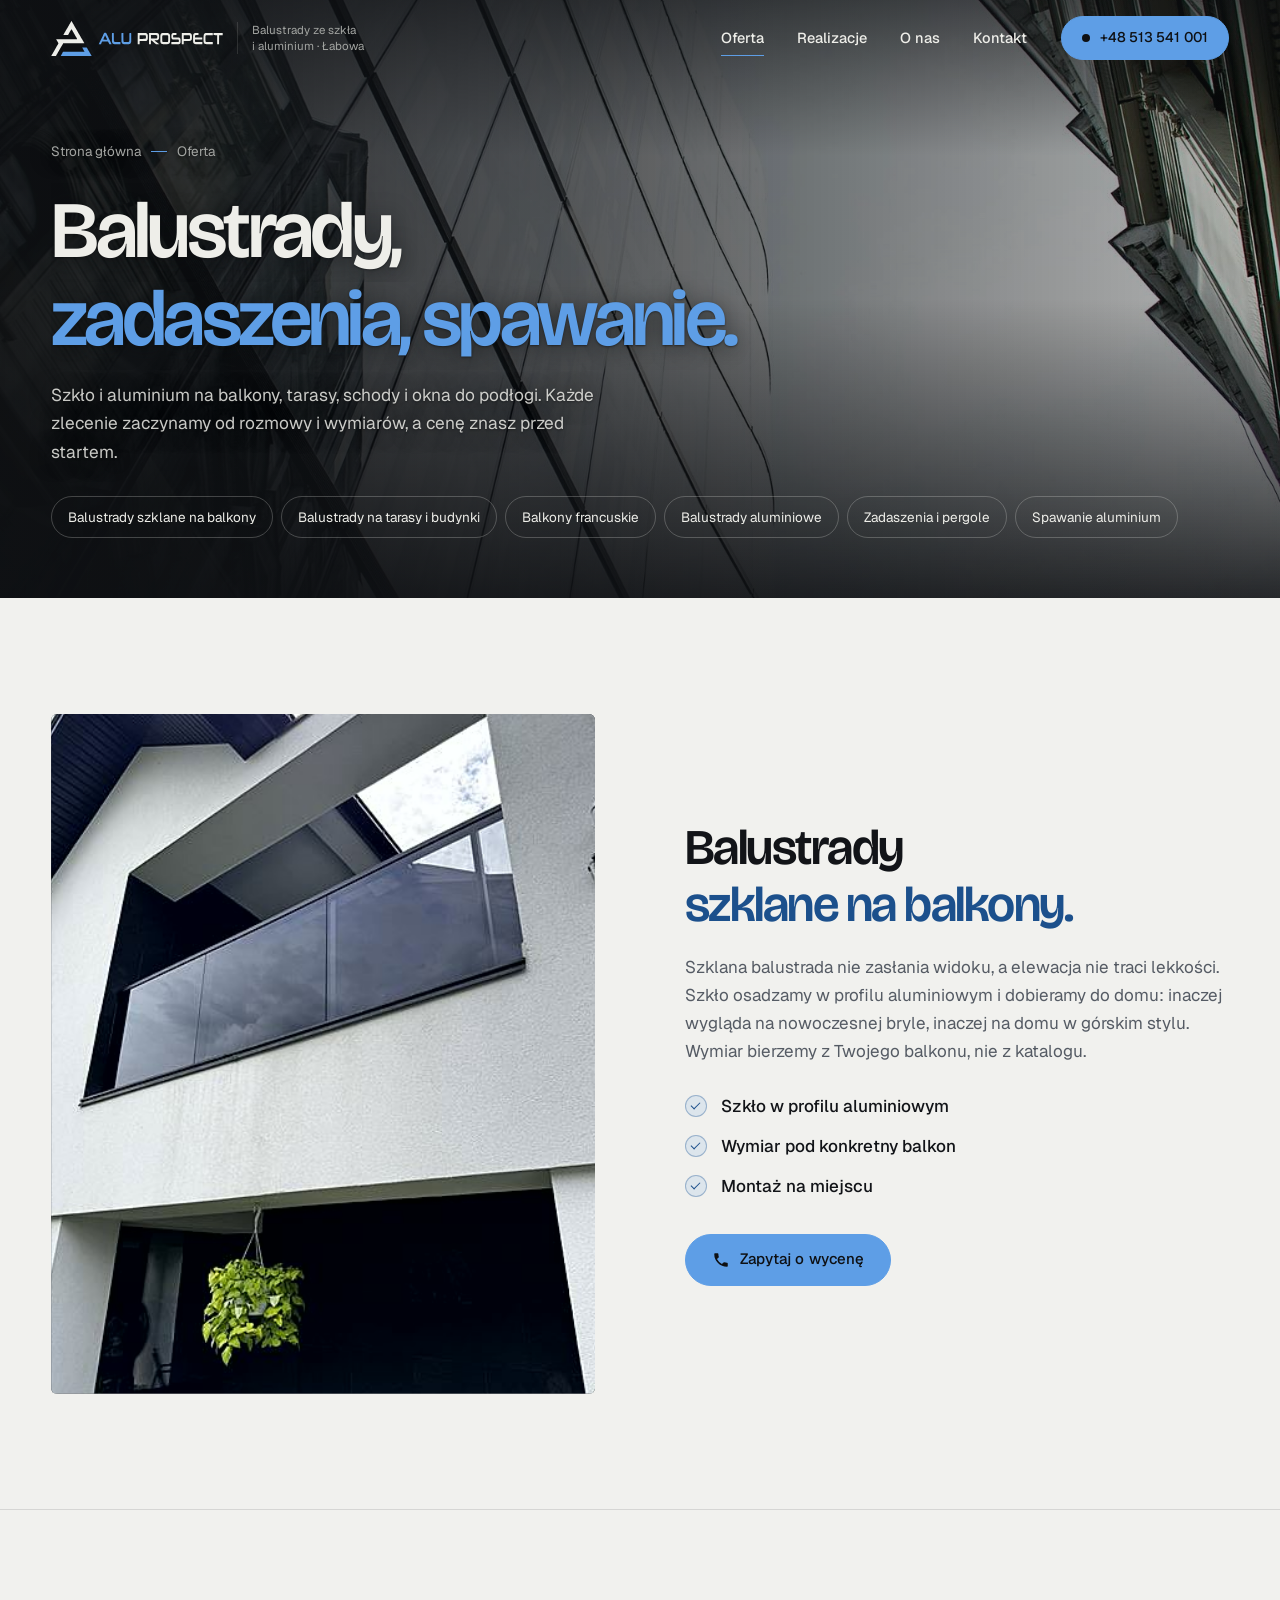
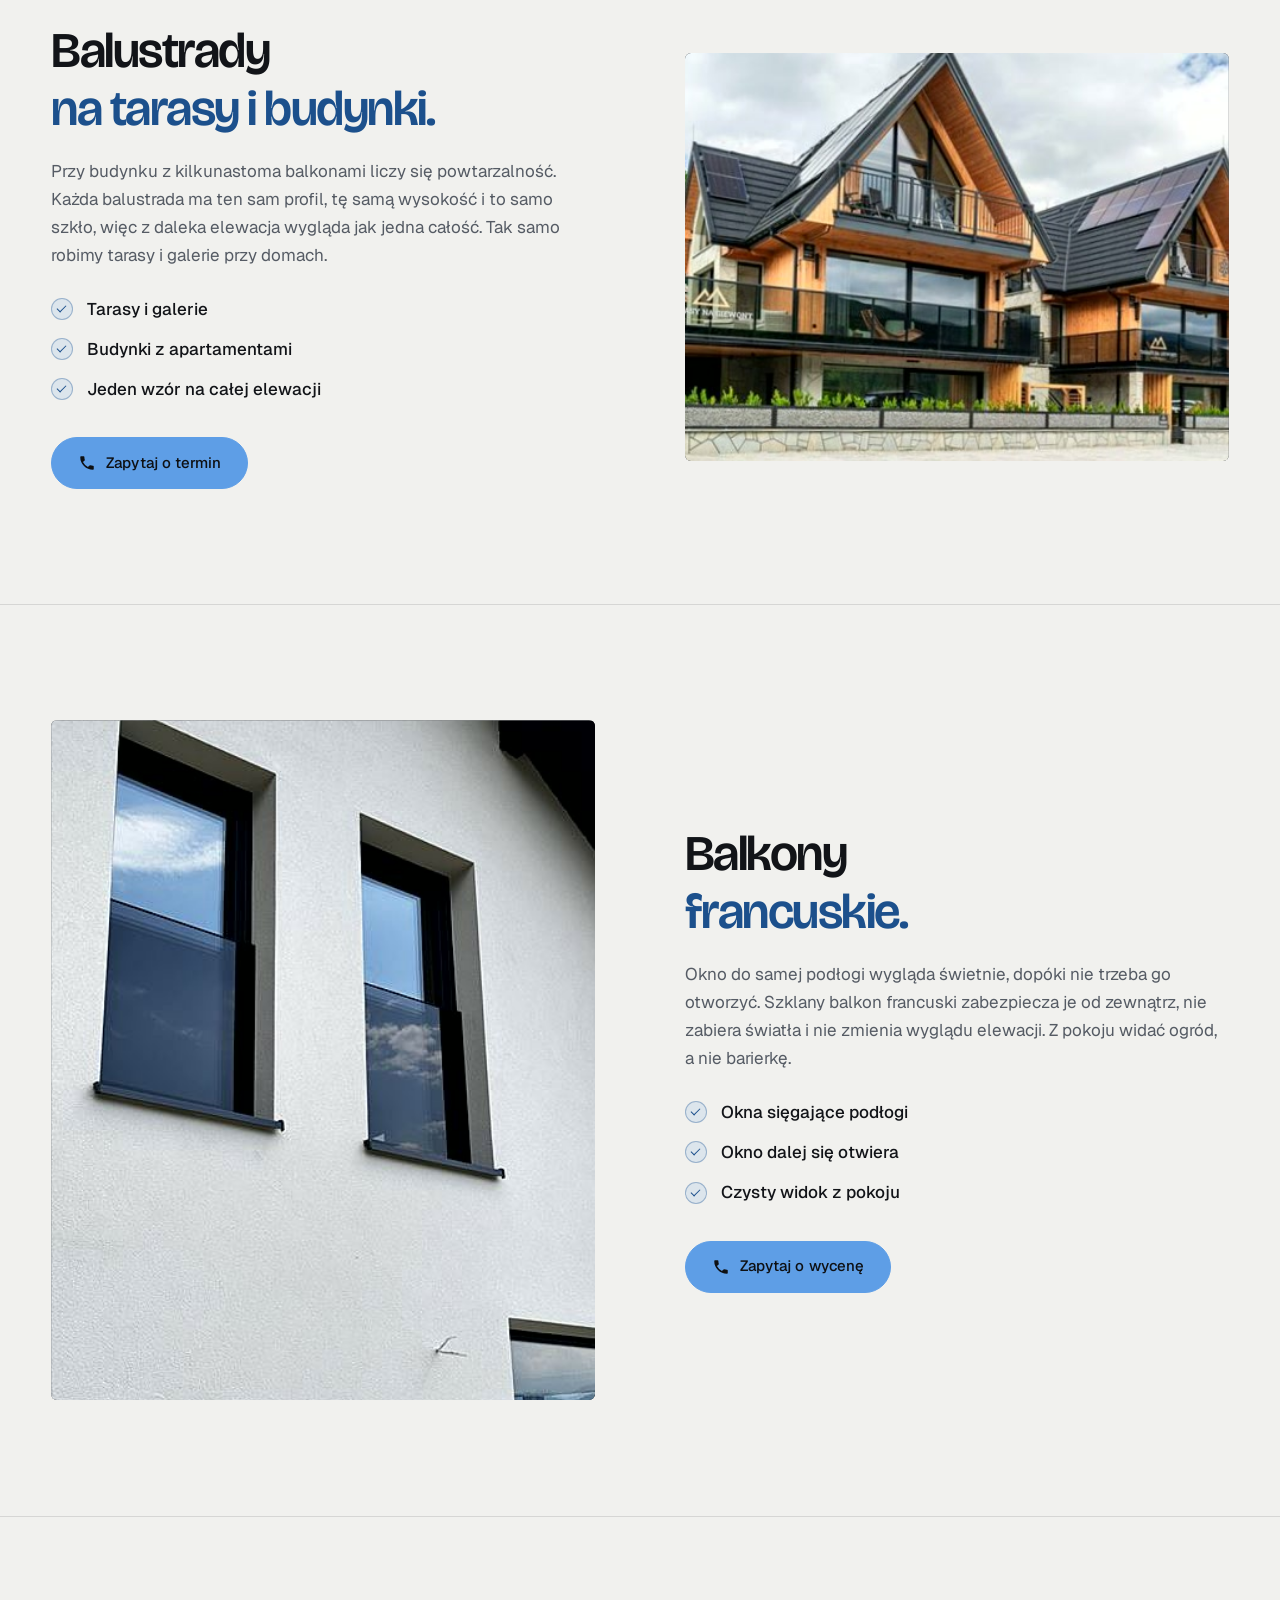
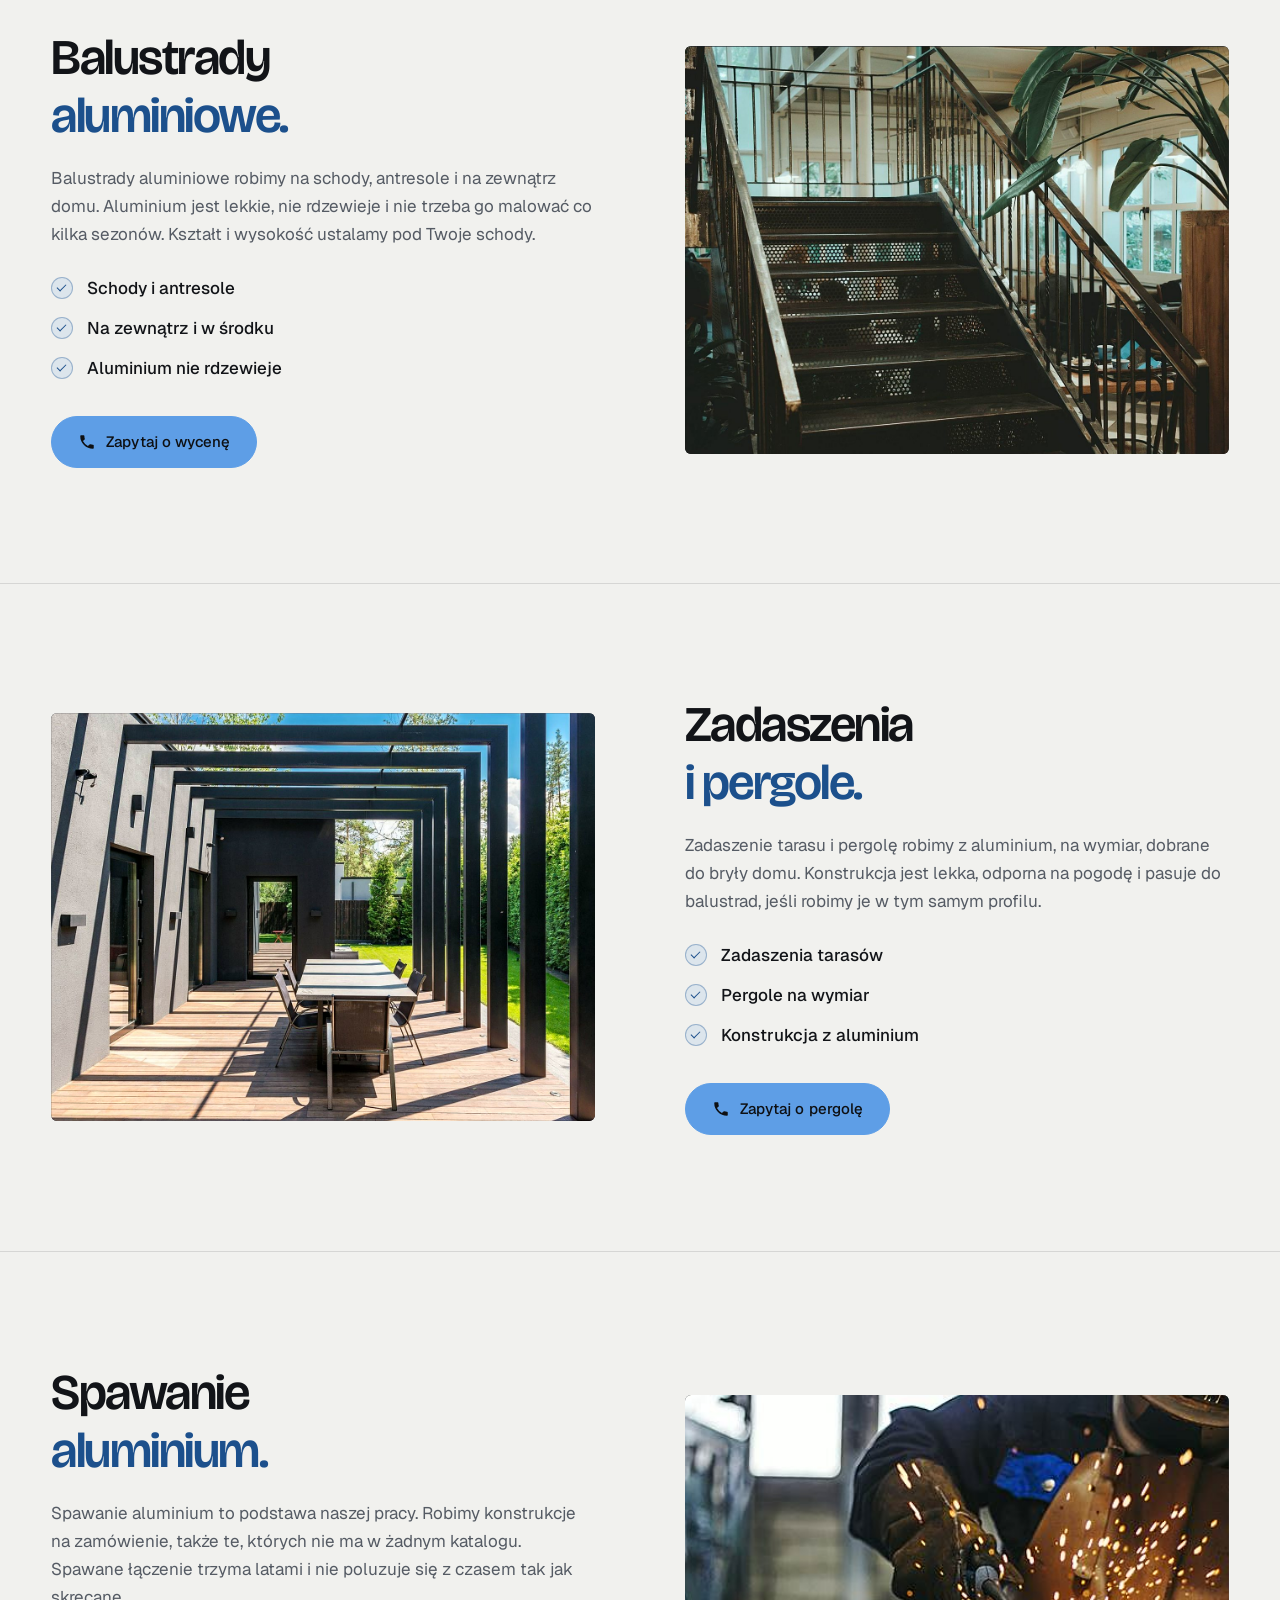
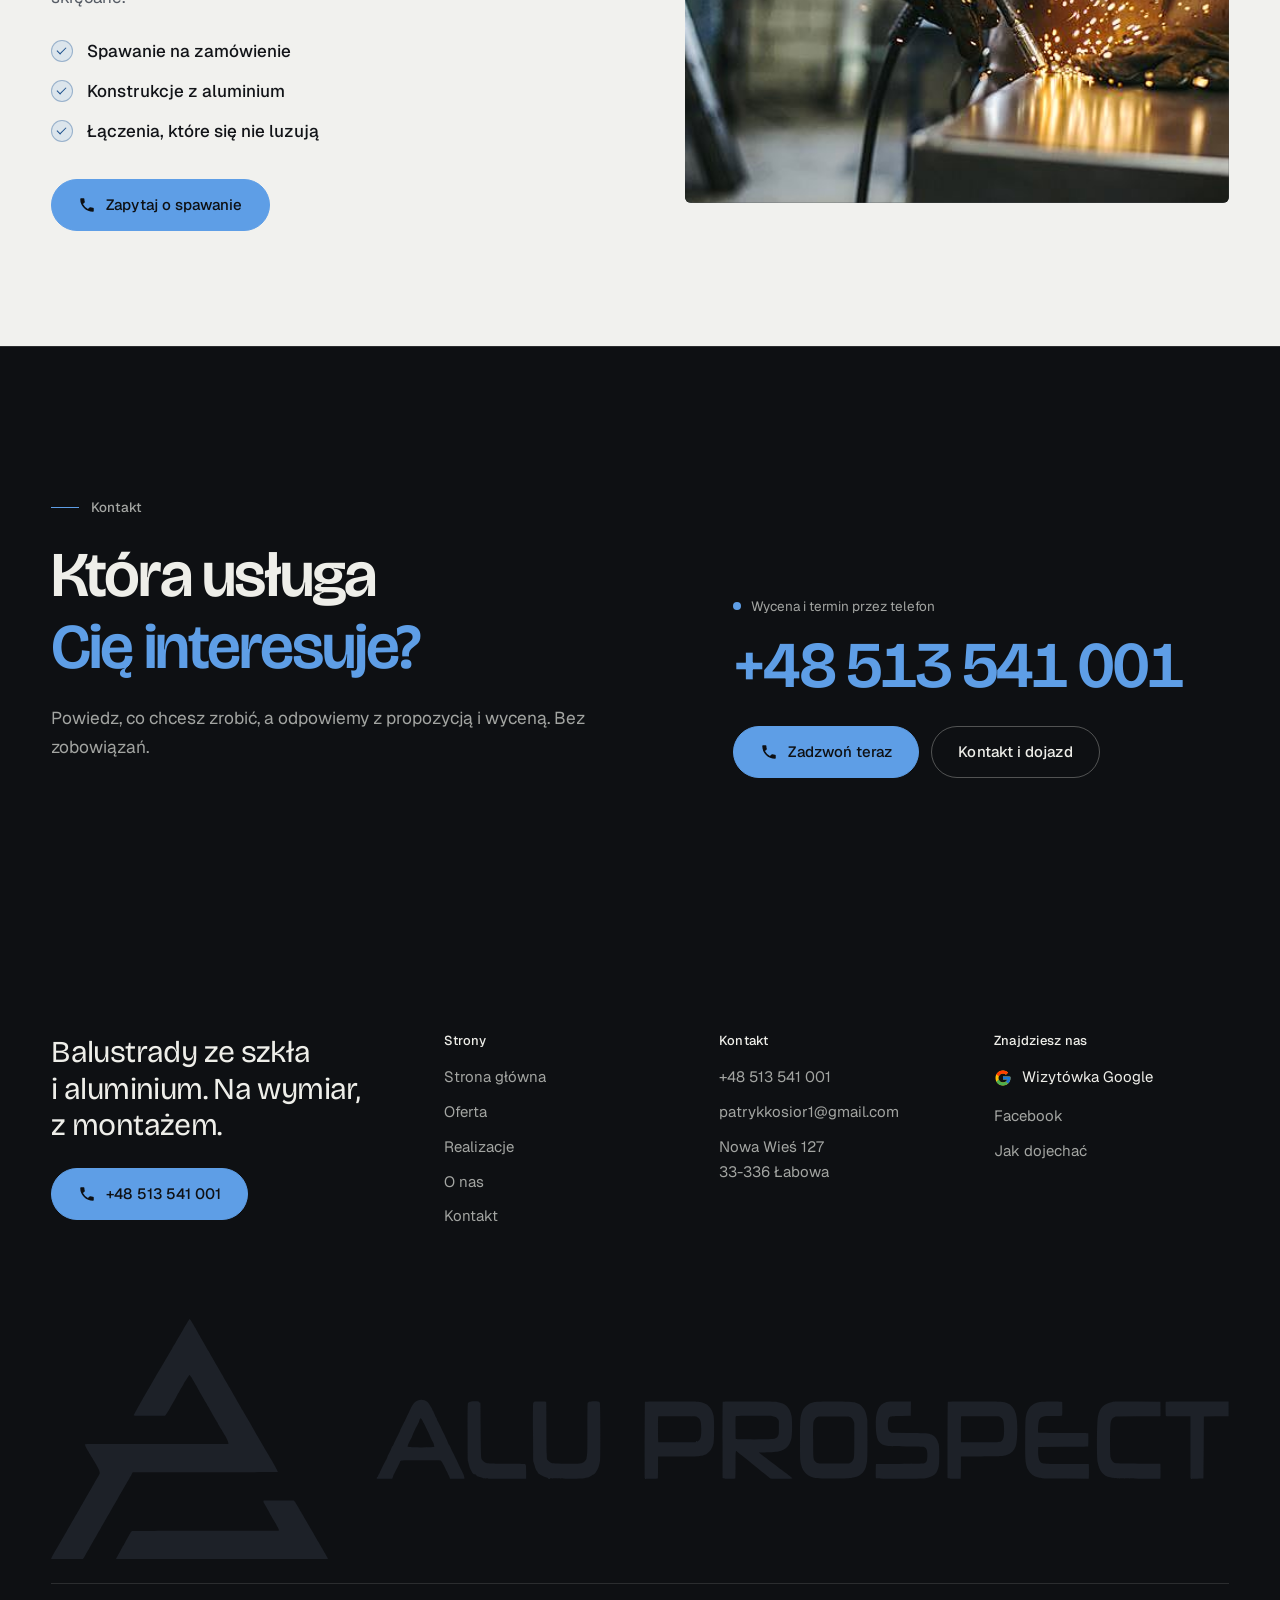
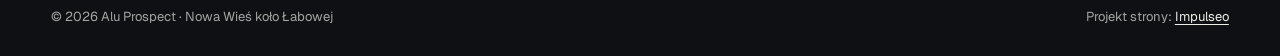
<file: oferta.html>
<!DOCTYPE html>
<html lang="pl">
<head>
<meta charset="UTF-8">
<meta name="viewport" content="width=device-width, initial-scale=1.0">
<title>Oferta - Alu Prospect, balustrady szklane i&nbsp;aluminiowe Łabowa</title>
<meta name="description" content="Balustrady szklane na balkony, tarasy i budynki, balkony francuskie, balustrady aluminiowe na schody, zadaszenia, pergole i spawanie aluminium. Nowa Wieś koło Łabowej.">
<link rel="canonical" href="https://impulseo-pl.github.io/balustrady-alu-prospect/oferta.html">
<meta name="robots" content="noindex, nofollow">
<meta name="theme-color" content="#0E1013">
<meta property="og:type" content="website">
<meta property="og:locale" content="pl_PL">
<meta property="og:site_name" content="Alu Prospect">
<meta property="og:title" content="Oferta - Alu Prospect, balustrady szklane i aluminiowe Łabowa">
<meta property="og:description" content="Balustrady szklane na balkony, tarasy i budynki, balkony francuskie, balustrady aluminiowe na schody, zadaszenia, pergole i spawanie aluminium. Nowa Wieś koło Łabowej.">
<meta property="og:url" content="https://impulseo-pl.github.io/balustrady-alu-prospect/oferta.html">
<meta property="og:image" content="https://impulseo-pl.github.io/balustrady-alu-prospect/img/og.jpg">
<meta property="og:image:width" content="1200">
<meta property="og:image:height" content="630">
<meta name="twitter:card" content="summary_large_image">
<script>(function(){var d=document.documentElement;d.classList.add('js');try{if(!window.matchMedia('(prefers-reduced-motion: reduce)').matches)d.classList.add('anim');}catch(e){}setTimeout(function(){if(!d.classList.contains('anim-ok'))d.classList.remove('anim');},3500);})();</script>

<link rel="preload" as="image" href="img/g11.jpg" fetchpriority="high">
<link rel="preconnect" href="https://fonts.googleapis.com">
<link rel="preconnect" href="https://fonts.gstatic.com" crossorigin>
<link href="https://fonts.googleapis.com/css2?family=Bricolage+Grotesque:opsz,wght@12..96,400..700&family=Geist:wght@400..600&display=swap" rel="stylesheet">
<link rel="stylesheet" href="assets/styles.css?v=20261110">
<script src="assets/lenis.min.js?v=1.1.20" defer></script>
<script src="assets/main.js?v=20261110" defer></script>
</head>
<body>
<a class="skip" href="#tresc">Przejdź do treści</a>
<header class="site-head">
<div class="head-in">
  <a class="brand" href="index.html" aria-label="Alu Prospect - strona główna">
    <span class="znak"><svg class="wm nav-logo" viewBox="0 0 7963 1626" role="img" aria-label="Alu Prospect"><path pathLength="1" style="--i:0" transform="translate(-527,-2) translate(0,1725) scale(0.1,-0.1)" d="M14622 17218 c-5 -7 -45 -74 -89 -148 -83 -142 -267 -456 -322 -550 -17 -30 -36 -62 -41 -70 -5 -8 -45 -76 -88 -150 -134 -230 -142 -245 -152 -260 -22 -35 -220 -373 -220 -375 0 -2 -48 -84 -106 -182 -58 -98 -117 -198 -131 -223 -14 -25 -69 -119 -122 -210 -54 -91 -146 -248 -206 -350 -60 -102 -116 -198 -124 -213 -9 -16 -20 -36 -26 -45 -5 -10 -55 -94 -109 -187 -55 -94 -106 -181 -115 -195 -9 -14 -21 -34 -27 -46 -6 -11 -83 -142 -171 -290 -88 -148 -207 -350 -265 -449 -58 -99 -115 -196 -127 -215 -11 -19 -24 -42 -28 -50 -4 -8 -48 -85 -98 -170 -117 -199 -236 -403 -268 -460 -35 -63 -145 -252 -157 -270 -6 -8 -13 -22 -17 -30 -4 -8 -26 -48 -50 -88 -24 -40 -43 -74 -43 -76 0 -3 -19 -37 -43 -78 -24 -40 -55 -93 -69 -118 -14 -25 -65 -115 -113 -200 -110 -193 -109 -192 -182 -325 -181 -331 -255 -476 -249 -491 5 -12 170 -14 1060 -14 l1054 0 28 29 c34 37 233 347 253 396 2 6 21 37 41 70 44 71 181 311 235 410 21 39 49 87 62 107 13 21 23 40 23 42 0 2 19 37 43 78 24 40 46 80 50 88 4 8 15 29 25 45 10 17 36 62 57 100 70 129 267 477 285 505 6 8 13 22 17 30 4 8 33 59 65 113 32 55 58 100 58 102 0 26 385 631 406 639 18 7 45 -22 111 -124 31 -47 69 -104 84 -128 16 -24 29 -45 29 -47 0 -2 27 -49 60 -104 33 -56 60 -103 60 -105 0 -4 112 -199 130 -226 6 -8 13 -22 17 -30 4 -8 40 -75 80 -149 40 -74 73 -135 73 -137 0 -1 19 -35 43 -76 24 -40 47 -80 51 -88 4 -8 12 -24 19 -35 19 -32 103 -176 127 -220 25 -44 137 -239 240 -415 37 -63 78 -133 90 -155 12 -22 46 -80 75 -130 29 -49 63 -108 75 -130 12 -22 64 -112 115 -200 159 -275 287 -498 310 -540 13 -22 50 -86 84 -143 34 -57 61 -106 61 -108 0 -3 100 -172 223 -377 123 -205 226 -379 230 -387 4 -8 15 -28 25 -45 78 -128 201 -399 223 -494 12 -49 12 -54 -6 -67 -16 -12 -734 -14 -4852 -14 -4315 0 -4834 -2 -4839 -15 -10 -25 130 -323 223 -476 22 -35 42 -71 46 -79 4 -8 16 -28 27 -45 11 -16 24 -39 29 -50 5 -11 21 -37 35 -58 14 -21 35 -55 46 -75 11 -20 28 -49 38 -64 35 -55 329 -544 336 -558 3 -8 22 -42 41 -75 109 -187 178 -360 179 -450 1 -57 -3 -66 -67 -174 -37 -62 -67 -115 -67 -116 0 -2 -19 -36 -43 -77 -24 -40 -55 -93 -69 -118 -14 -25 -78 -137 -143 -250 -65 -113 -129 -225 -143 -250 -14 -25 -44 -78 -68 -117 -24 -40 -44 -75 -44 -77 0 -2 -21 -40 -46 -83 -51 -86 -425 -737 -456 -793 -10 -19 -23 -42 -28 -50 -16 -27 -143 -244 -155 -265 -13 -24 -132 -233 -159 -278 -10 -18 -29 -52 -43 -77 -13 -25 -28 -52 -33 -60 -26 -40 -130 -221 -130 -224 0 -2 -26 -48 -58 -103 -32 -54 -62 -105 -66 -113 -4 -8 -12 -24 -19 -35 -19 -32 -102 -176 -127 -220 -51 -91 -255 -443 -277 -477 -12 -21 -23 -40 -23 -42 0 -3 -25 -46 -56 -97 -30 -50 -120 -205 -199 -344 -79 -140 -162 -283 -185 -319 -22 -37 -40 -68 -40 -71 0 -2 -70 -122 -156 -265 -85 -144 -169 -287 -186 -318 -18 -31 -45 -79 -60 -107 -55 -94 -139 -277 -141 -303 l-2 -27 1058 -3 c674 -2 1064 1 1075 7 16 8 130 190 209 331 11 19 65 114 120 210 55 96 109 191 120 210 11 19 57 100 101 180 45 80 86 152 92 160 6 8 13 22 17 30 4 8 26 48 50 88 24 41 43 75 43 77 0 2 41 71 90 155 50 84 90 153 90 155 0 2 27 49 60 105 33 56 60 103 60 105 0 2 28 50 61 107 34 56 81 137 104 178 23 41 86 152 140 245 54 94 112 195 128 225 17 30 40 71 52 90 12 19 36 60 52 90 17 30 78 136 135 235 57 99 107 187 111 195 4 8 15 29 26 45 10 17 54 93 98 170 43 77 122 214 175 305 53 91 106 183 118 205 12 22 39 69 60 105 21 36 47 81 58 101 36 65 115 203 177 309 34 58 65 112 69 120 4 8 12 24 19 35 19 32 102 176 127 220 12 22 74 128 136 237 62 108 125 218 140 245 15 26 77 134 137 238 61 105 118 204 127 220 9 17 31 56 49 87 18 31 38 61 44 67 9 7 1588 10 4897 12 2687 1 4891 4 4897 6 7 3 13 12 13 20 0 13 -103 220 -149 298 -10 17 -34 59 -53 95 -20 36 -53 94 -73 130 -21 36 -49 85 -63 110 -13 25 -46 81 -72 125 -26 44 -57 97 -69 118 -31 55 -420 718 -480 818 -11 19 -24 40 -28 48 -3 8 -54 94 -111 190 -58 97 -137 232 -177 301 -191 331 -226 391 -272 475 -74 133 -91 164 -133 235 -21 36 -48 83 -60 105 -27 48 -144 249 -252 433 -43 73 -78 135 -78 137 0 1 -54 94 -120 205 -66 111 -120 204 -120 205 0 2 -40 72 -90 155 -49 83 -90 153 -90 156 0 2 -11 21 -23 42 -41 64 -251 429 -370 642 -38 69 -73 130 -77 135 -4 6 -19 32 -34 58 -40 72 -257 450 -266 462 -4 6 -18 30 -32 55 -21 39 -152 266 -178 310 -9 15 -78 133 -206 355 -38 66 -74 129 -81 140 -7 11 -15 27 -19 35 -10 19 -91 160 -104 180 -6 8 -13 22 -17 30 -4 8 -40 71 -80 139 -40 67 -73 125 -73 126 0 2 -40 72 -90 156 -49 83 -90 153 -90 154 0 2 -27 49 -60 105 -33 56 -60 103 -60 106 0 2 -28 52 -63 111 -35 60 -101 173 -148 253 -46 79 -88 152 -94 161 -5 9 -23 40 -38 68 -26 49 -95 167 -117 201 -6 8 -13 22 -17 30 -4 8 -33 59 -65 113 -32 53 -58 100 -58 102 0 3 -11 22 -23 43 -13 20 -77 129 -142 242 -65 113 -126 219 -136 235 -10 17 -34 62 -55 100 -20 39 -40 75 -44 80 -4 6 -24 42 -45 80 -35 65 -65 120 -121 220 -13 22 -31 56 -42 75 -206 369 -384 650 -413 650 -3 0 -11 -6 -17 -12z"/><path class="b" pathLength="1" style="--i:1" transform="translate(-527,-2) translate(0,1725) scale(0.1,-0.1)" d="M20140 4950 c-272 -3 -496 -7 -498 -8 -2 -1 0 -7 4 -13 3 -6 0 -15 -7 -20 -19 -11 11 -98 51 -148 15 -20 31 -47 35 -61 4 -14 20 -45 35 -70 15 -25 41 -70 57 -100 17 -30 43 -77 58 -105 16 -27 36 -66 46 -85 9 -19 27 -44 38 -54 12 -11 21 -24 21 -30 0 -6 11 -31 24 -56 55 -107 100 -186 113 -201 7 -9 34 -54 58 -100 49 -93 86 -158 115 -204 10 -16 28 -48 40 -70 12 -22 35 -59 51 -83 16 -24 29 -47 29 -51 0 -5 9 -20 21 -35 33 -41 66 -102 118 -216 9 -19 28 -51 43 -70 28 -36 86 -177 90 -220 2 -18 -2 -25 -14 -25 -9 0 -20 -4 -24 -8 -4 -4 -962 -7 -2128 -7 -2806 0 -7725 -10 -7754 -16 -14 -3 -22 -11 -20 -21 2 -9 -3 -18 -11 -21 -10 -3 -12 0 -7 13 17 46 -41 -16 -69 -73 -16 -33 -38 -69 -47 -79 -10 -10 -25 -37 -34 -58 -15 -38 -61 -118 -110 -195 -12 -19 -52 -93 -89 -165 -37 -71 -75 -141 -85 -155 -27 -38 -100 -179 -100 -193 0 -7 -11 -24 -24 -38 -32 -35 -76 -105 -76 -123 0 -7 -7 -19 -15 -26 -8 -7 -15 -21 -15 -31 0 -10 -6 -22 -13 -26 -7 -4 -24 -30 -38 -58 -99 -199 -114 -227 -153 -286 -17 -24 -46 -75 -66 -114 -20 -38 -55 -99 -78 -135 -24 -36 -41 -74 -40 -85 7 -47 -55 -46 1870 -45 3856 0 12414 12 12428 16 13 4 13 6 0 14 -13 8 -12 10 3 10 21 0 22 19 2 47 -9 13 -29 48 -45 80 -17 32 -41 76 -54 98 -14 22 -37 63 -51 90 -15 28 -33 57 -41 65 -7 9 -19 29 -26 45 -7 17 -36 70 -63 118 -63 112 -63 111 -107 177 -20 30 -46 77 -57 104 -12 26 -31 60 -42 75 -11 14 -27 40 -35 56 -8 17 -23 44 -33 60 -29 44 -43 68 -67 111 -12 22 -38 64 -58 94 -20 30 -36 61 -36 69 0 8 -11 29 -25 47 -14 18 -25 35 -25 38 0 3 -34 60 -75 126 -42 66 -85 139 -95 163 -11 23 -35 69 -55 102 -19 33 -46 80 -60 105 -14 25 -34 59 -45 75 -11 17 -23 37 -27 45 -3 8 -18 33 -32 55 -51 79 -171 288 -184 320 -4 11 -18 33 -31 50 -12 16 -42 66 -65 110 -24 44 -58 103 -76 130 -44 67 -111 184 -125 215 -6 14 -21 43 -35 65 -13 22 -34 59 -46 83 -13 23 -27 42 -31 42 -4 0 -8 6 -8 13 0 7 -16 37 -36 67 -20 30 -43 68 -51 85 -9 16 -22 34 -29 38 -7 4 -20 30 -28 58 -9 28 -27 64 -41 80 -14 17 -25 35 -25 40 0 5 -17 35 -39 67 -21 31 -55 89 -76 127 -108 198 -140 247 -181 275 l-38 25 -520 0 c-287 0 -744 -2 -1016 -5z"/><path class="b" pathLength="1" style="--i:2" transform="translate(2203,546.0) scale(2.0) translate(0,-135) translate(0,402) scale(0.1,-0.1)" d="M1387 2648 c-98 -31 -159 -101 -248 -288 -17 -36 -53 -112 -81 -170 -27 -58 -58 -123 -68 -145 -26 -59 -59 -125 -80 -164 -11 -19 -24 -46 -30 -60 -6 -15 -28 -60 -50 -101 -22 -41 -40 -81 -40 -90 0 -8 -25 -62 -54 -120 -96 -189 -153 -304 -171 -350 -10 -25 -24 -49 -30 -55 -12 -10 -25 -38 -61 -125 -10 -25 -23 -52 -28 -60 -6 -8 -20 -33 -30 -55 -10 -22 -23 -49 -28 -59 -6 -10 -21 -49 -35 -85 -13 -36 -32 -77 -41 -91 -21 -34 -212 -418 -212 -428 0 -4 -13 -29 -30 -55 -16 -26 -30 -56 -30 -67 0 -10 -9 -22 -20 -25 -13 -4 -20 -15 -20 -31 l0 -24 265 0 c256 0 265 1 265 19 0 11 4 23 10 26 6 3 10 18 10 33 0 15 21 63 46 107 45 78 157 307 184 373 26 65 -11 62 708 62 544 0 657 -2 680 -14 24 -13 97 -144 176 -316 9 -19 20 -42 25 -50 6 -8 19 -35 31 -60 11 -25 27 -56 34 -70 8 -14 20 -44 27 -67 l12 -43 244 0 243 0 0 47 c0 42 -65 196 -120 283 -9 15 -109 226 -137 290 -8 19 -19 42 -24 50 -5 8 -12 22 -15 30 -9 23 -72 150 -100 200 -14 25 -41 82 -59 128 -19 45 -45 96 -58 112 -14 16 -28 44 -32 62 -6 28 -109 251 -162 353 -34 63 -53 104 -108 223 -31 67 -69 144 -85 169 -17 26 -30 56 -30 67 0 12 -14 41 -30 65 -17 24 -30 50 -30 56 0 7 -13 40 -30 73 -16 34 -30 65 -30 70 0 5 -7 15 -15 22 -8 7 -15 18 -15 25 0 31 -127 235 -165 265 -99 79 -204 98 -328 58z m164 -693 c17 -33 34 -67 38 -75 5 -8 30 -60 56 -115 62 -131 69 -144 88 -180 9 -16 28 -57 43 -90 45 -104 84 -188 116 -249 17 -33 35 -76 39 -95 4 -20 10 -46 14 -57 10 -32 -15 -34 -410 -35 -371 -1 -495 5 -495 26 0 27 41 126 89 215 28 52 54 102 57 110 56 144 123 290 173 380 5 8 17 33 27 55 10 22 24 47 30 55 9 13 20 46 39 117 15 55 50 33 96 -62z"/><path class="b" pathLength="1" style="--i:3" transform="translate(2203,546.0) scale(2.0) translate(0,-135) translate(0,402) scale(0.1,-0.1)" d="M3196 2610 c-34 -6 -64 -16 -71 -26 -6 -10 -17 -14 -23 -10 -30 18 -32 -43 -32 -982 0 -774 3 -957 14 -998 7 -27 24 -91 36 -142 12 -51 33 -112 46 -135 13 -23 35 -63 49 -89 29 -55 58 -78 100 -78 22 -1 35 -9 50 -32 11 -17 27 -35 35 -39 23 -11 121 -38 161 -44 21 -3 42 -12 49 -20 11 -13 110 -15 726 -15 l714 0 0 220 c0 230 -5 264 -44 276 -12 4 -289 8 -616 9 -631 3 -673 6 -740 50 -65 43 -108 91 -114 126 -15 92 -23 472 -25 1136 -1 708 -3 781 -22 751 -7 -10 -10 -8 -15 9 -3 12 -13 24 -22 28 -29 11 -196 14 -256 5z"/><path class="b" pathLength="1" style="--i:4" transform="translate(2203,546.0) scale(2.0) translate(0,-135) translate(0,402) scale(0.1,-0.1)" d="M7255 2614 c-78 -6 -102 -13 -84 -25 11 -8 8 -9 -10 -7 -20 2 -26 -3 -33 -27 -5 -16 -8 -408 -8 -870 1 -723 -1 -850 -14 -910 -9 -38 -16 -80 -16 -91 0 -12 -17 -43 -38 -68 -87 -105 -148 -116 -657 -110 -444 5 -494 10 -545 59 -19 18 -49 46 -66 62 l-32 29 -8 190 c-5 104 -9 540 -9 969 0 508 -3 783 -10 787 -5 4 -95 8 -200 8 -204 0 -214 -2 -215 -37 0 -5 -4 -2 -9 6 -20 32 -23 -111 -19 -1030 l5 -954 25 -70 c14 -38 29 -90 33 -115 4 -25 13 -55 21 -67 8 -12 14 -28 14 -35 1 -7 14 -29 30 -48 17 -19 30 -39 30 -45 1 -13 36 -55 47 -55 5 0 33 -16 62 -35 62 -41 131 -71 183 -80 21 -3 45 -13 54 -23 16 -16 67 -17 615 -20 585 -3 599 -2 636 18 21 11 54 20 73 20 35 0 103 29 158 69 17 11 34 21 39 21 30 0 84 56 129 136 64 115 86 184 114 359 19 118 9 1950 -10 1950 -8 0 -15 4 -15 8 0 27 -132 42 -270 31z"/><path pathLength="1" style="--i:5" transform="translate(2203,546.0) scale(2.0) translate(0,-135) translate(0,402) scale(0.1,-0.1)" d="M9067 2603 c-9 -8 -9 -2565 -1 -2587 5 -14 34 -16 219 -16 212 0 213 0 219 23 3 12 6 181 6 375 l0 352 633 0 c759 1 848 9 1006 89 119 61 196 177 238 356 27 120 27 810 0 930 -64 278 -195 412 -453 465 -92 19 -139 20 -978 20 -486 0 -886 -3 -889 -7z m1763 -517 c109 -58 139 -147 140 -413 0 -287 -28 -372 -141 -422 -45 -20 -66 -21 -670 -21 -343 0 -630 0 -636 0 -14 0 -20 860 -6 874 4 4 293 6 643 4 597 -3 637 -4 670 -22z"/><path pathLength="1" style="--i:6" transform="translate(2203,546.0) scale(2.0) translate(0,-135) translate(0,402) scale(0.1,-0.1)" d="M11697 2603 c-9 -8 -9 -2550 -1 -2581 6 -22 7 -22 214 -22 180 0 209 2 214 16 3 9 6 218 6 464 0 474 1 479 46 444 13 -11 90 -73 171 -139 277 -226 328 -267 468 -380 77 -62 196 -159 265 -215 69 -56 146 -117 173 -137 26 -19 47 -39 47 -44 0 -5 158 -9 375 -9 206 0 375 4 375 8 0 18 -29 44 -135 121 -60 45 -124 92 -141 105 -17 14 -215 163 -440 332 -225 169 -410 311 -412 315 -2 5 2 9 10 9 236 -4 555 11 643 30 263 58 390 188 446 455 25 122 28 623 3 743 -60 299 -194 429 -494 477 -99 16 -1818 24 -1833 8z m1689 -488 c108 -19 142 -40 180 -107 l29 -53 0 -225 c0 -223 0 -225 -26 -275 -38 -73 -86 -101 -189 -114 -125 -16 -1222 -15 -1238 1 -9 9 -12 109 -12 390 0 348 1 378 18 387 31 18 1131 14 1238 -4z"/><path pathLength="1" style="--i:7" transform="translate(2203,546.0) scale(2.0) translate(0,-135) translate(0,402) scale(0.1,-0.1)" d="M14800 2591 c-242 -58 -370 -169 -436 -379 -48 -151 -54 -261 -54 -916 0 -639 0 -647 41 -836 44 -202 190 -361 379 -410 150 -40 225 -44 725 -44 501 -1 497 -1 695 41 188 40 329 168 386 352 51 164 54 215 54 908 0 358 -3 666 -6 685 -36 224 -69 319 -143 411 -71 87 -159 141 -296 179 -114 32 -1219 39 -1345 9z m1206 -508 c54 -29 87 -69 116 -140 l23 -58 0 -570 c0 -517 -2 -575 -18 -625 -25 -80 -59 -124 -114 -151 l-48 -24 -485 -3 c-563 -4 -581 -2 -646 63 -79 80 -79 77 -79 740 0 625 -1 610 55 698 28 45 69 72 133 88 18 4 255 7 527 6 490 -2 495 -2 536 -24z"/><path pathLength="1" style="--i:8" transform="translate(2203,546.0) scale(2.0) translate(0,-135) translate(0,402) scale(0.1,-0.1)" d="M17233 2590 c-276 -81 -378 -324 -360 -855 14 -386 83 -529 297 -607 87 -32 206 -38 744 -38 346 0 544 -4 569 -11 104 -28 139 -112 132 -315 -5 -178 -30 -225 -132 -253 -20 -6 -357 -10 -815 -10 -429 -1 -784 -4 -789 -7 -10 -6 -13 -453 -3 -478 9 -24 1573 -24 1679 0 298 68 394 157 446 412 26 124 23 646 -4 742 -46 168 -118 263 -242 321 -110 51 -121 52 -760 58 l-600 6 -36 23 c-60 37 -79 95 -79 245 0 89 5 140 17 178 35 113 34 113 433 119 l325 5 3 243 2 242 -382 -1 c-340 0 -390 -3 -445 -19z"/><path pathLength="1" style="--i:9" transform="translate(2203,546.0) scale(2.0) translate(0,-135) translate(0,402) scale(0.1,-0.1)" d="M19307 2603 c-9 -8 -9 -2550 -1 -2581 6 -22 7 -22 219 -22 l213 0 6 31 c3 17 6 186 6 374 l0 343 678 5 c691 5 749 8 867 47 151 49 259 153 307 298 70 211 74 853 8 1092 -52 186 -157 311 -310 367 -143 53 -144 53 -1098 53 -489 0 -892 -3 -895 -7z m1769 -520 c103 -55 125 -119 132 -383 5 -237 -10 -336 -62 -396 -61 -71 -38 -68 -753 -71 l-643 -3 0 433 c0 239 3 437 7 441 4 4 293 6 643 4 633 -3 635 -3 676 -25z"/><path pathLength="1" style="--i:10" transform="translate(2203,546.0) scale(2.0) translate(0,-135) translate(0,402) scale(0.1,-0.1)" d="M22410 2590 c-279 -60 -406 -199 -466 -510 -14 -71 -17 -180 -21 -668 -6 -797 4 -915 97 -1106 65 -133 195 -229 352 -261 40 -8 98 -20 128 -27 40 -9 257 -13 811 -15 l757 -3 6 22 c10 38 7 466 -3 473 -6 3 -313 6 -683 6 -892 0 -905 1 -973 101 -38 55 -59 201 -53 373 l3 100 840 3 c461 1 843 6 848 11 9 9 12 436 2 451 -4 7 -297 10 -841 9 -458 0 -838 3 -844 6 -28 17 -4 367 30 435 58 115 114 130 463 130 164 0 286 4 297 10 17 9 18 27 19 227 0 120 -2 226 -5 236 -8 26 -637 24 -764 -3z"/><path pathLength="1" style="--i:11" transform="translate(2203,546.0) scale(2.0) translate(0,-135) translate(0,402) scale(0.1,-0.1)" d="M24840 2589 c-264 -56 -396 -193 -455 -474 -44 -205 -49 -1363 -7 -1575 57 -287 188 -443 417 -494 207 -46 216 -46 972 -46 l721 0 6 23 c3 12 6 124 6 248 0 198 -2 228 -16 233 -9 3 -338 6 -732 6 -394 1 -737 5 -761 9 -91 18 -157 93 -182 206 -15 73 -23 734 -11 980 13 264 34 319 136 373 l51 27 735 3 c404 1 745 4 758 7 l22 5 -2 243 -3 242 -780 2 c-744 2 -784 1 -875 -18z"/><path pathLength="1" style="--i:12" transform="translate(2203,546.0) scale(2.0) translate(0,-135) translate(0,402) scale(0.1,-0.1)" d="M26677 2603 c-13 -12 -8 -468 5 -481 9 -9 116 -12 420 -12 l408 0 0 -1032 c0 -568 3 -1043 6 -1055 6 -23 7 -23 220 -23 118 0 215 1 216 3 2 1 5 474 8 1052 l5 1050 418 3 417 2 0 250 0 250 -1058 0 c-582 0 -1062 -3 -1065 -7z"/></svg></span>
    <span class="brand-sub">Balustrady ze szkła<br>i aluminium · Łabowa</span>
  </a>
  <nav class="nav-links" aria-label="Menu główne">
    <a class="nl" href="oferta.html" aria-current="page">Oferta</a><a class="nl" href="realizacje.html">Realizacje</a><a class="nl" href="o-nas.html">O&nbsp;nas</a><a class="nl" href="kontakt.html">Kontakt</a>
    <a class="btn btn-copper nav-cta" href="tel:+48513541001"><span class="live" aria-hidden="true"></span>+48 513 541 001</a>
  </nav>
  <button class="burger" type="button" aria-label="Otwórz menu" aria-expanded="false" aria-controls="mnav"><span></span><span></span></button>
</div>
</header>

<div class="mnav" id="mnav">
  <div class="mnav-in">
    <a class="ml" href="index.html">Strona główna</a><a class="ml" href="oferta.html" aria-current="page">Oferta</a><a class="ml" href="realizacje.html">Realizacje</a><a class="ml" href="o-nas.html">O&nbsp;nas</a><a class="ml" href="kontakt.html">Kontakt</a>
    <div class="mnav-foot">
      <span>Wycena i&nbsp;termin przez telefon</span>
      <a class="btn btn-copper" href="tel:+48513541001"><svg class="ico" width="16" height="16" viewBox="0 0 24 24" fill="none" aria-hidden="true"><path d="M6.6 10.8a15.5 15.5 0 0 0 6.6 6.6l2.2-2.2a1 1 0 0 1 1-.24 11.4 11.4 0 0 0 3.6.58 1 1 0 0 1 1 1V20a1 1 0 0 1-1 1A17 17 0 0 1 3 4a1 1 0 0 1 1-1h3.5a1 1 0 0 1 1 1c0 1.25.2 2.46.58 3.6a1 1 0 0 1-.25 1l-2.23 2.2Z" fill="currentColor"/></svg>+48 513 541 001</a>
    </div>
  </div>
</div>
<main id="tresc">

<section class="pagehead">
  <div class="pagehead-media"><img src="img/g11.jpg" alt="Szklana fasada budynku z aluminiowymi profilami" width="1600" height="1066" decoding="async" fetchpriority="high"></div>
  <div class="ph-in">
    <p class="crumb up" style="--d:0"><a href="index.html">Strona główna</a><span class="sl" aria-hidden="true"></span>Oferta</p>
    <h1><span class="ln"><span class="ln-i" style="--k:0">Balustrady,</span></span><span class="ln"><span class="ln-i" style="--k:1"><em>zadaszenia, spawanie.</em></span></span></h1>
    <p class="ph-lead up" style="--d:300">Szkło i&nbsp;aluminium na balkony, tarasy, schody i&nbsp;okna do podłogi. Każde zlecenie zaczynamy od rozmowy i&nbsp;wymiarów, a&nbsp;cenę znasz przed startem.</p>
    <nav class="chips up" style="--d:420" aria-label="Usługi na tej stronie"><a class="chip" href="#balkony">Balustrady szklane na balkony</a><a class="chip" href="#tarasy">Balustrady na tarasy i&nbsp;budynki</a><a class="chip" href="#francuskie">Balkony francuskie</a><a class="chip" href="#aluminiowe">Balustrady aluminiowe</a><a class="chip" href="#zadaszenia">Zadaszenia i&nbsp;pergole</a><a class="chip" href="#spawanie">Spawanie aluminium</a></nav>
  </div>
</section>
<section class="svc-block" id="balkony">
  <div class="wrap svc-row">
    <figure class="fig svc-fig pion rv-img rv">
      <img src="img/g2.jpg" alt="Szklana balustrada balkonu - realizacja Alu Prospect" width="450" height="600" decoding="async" data-plx="30" style="height:110%;margin-top:-5%">
    </figure>
    <div class="svc-txt">
      <h2 class="h2 rv rv-h"><span class="ln"><span class="ln-i" style="--k:0">Balustrady</span></span><span class="ln"><span class="ln-i" style="--k:1"><em>szklane na balkony.</em></span></span></h2>
      <p class="rv" style="--d:100">Szklana balustrada nie zasłania widoku, a&nbsp;elewacja nie traci lekkości. Szkło osadzamy w&nbsp;profilu aluminiowym i&nbsp;dobieramy do domu: inaczej wygląda na nowoczesnej bryle, inaczej na domu w&nbsp;górskim stylu. Wymiar bierzemy z&nbsp;Twojego balkonu, nie z&nbsp;katalogu.</p>
      <ul class="ticks rv" style="--d:160"><li>Szkło w&nbsp;profilu aluminiowym</li><li>Wymiar pod konkretny balkon</li><li>Montaż na miejscu</li></ul>
      <a class="btn btn-copper rv" style="--d:220" href="tel:+48513541001"><svg class="ico" width="16" height="16" viewBox="0 0 24 24" fill="none" aria-hidden="true"><path d="M6.6 10.8a15.5 15.5 0 0 0 6.6 6.6l2.2-2.2a1 1 0 0 1 1-.24 11.4 11.4 0 0 0 3.6.58 1 1 0 0 1 1 1V20a1 1 0 0 1-1 1A17 17 0 0 1 3 4a1 1 0 0 1 1-1h3.5a1 1 0 0 1 1 1c0 1.25.2 2.46.58 3.6a1 1 0 0 1-.25 1l-2.23 2.2Z" fill="currentColor"/></svg>Zapytaj o&nbsp;wycenę</a>
    </div>
  </div>
</section>
<section class="svc-block flip" id="tarasy">
  <div class="wrap svc-row">
    <figure class="fig svc-fig rv-img rv">
      <img src="img/g1.jpg" alt="Budynki z apartamentami ze szklanymi balustradami - realizacja Alu Prospect" width="580" height="378" decoding="async" data-plx="30" style="height:110%;margin-top:-5%">
    </figure>
    <div class="svc-txt">
      <h2 class="h2 rv rv-h"><span class="ln"><span class="ln-i" style="--k:0">Balustrady</span></span><span class="ln"><span class="ln-i" style="--k:1"><em>na tarasy i&nbsp;budynki.</em></span></span></h2>
      <p class="rv" style="--d:100">Przy budynku z&nbsp;kilkunastoma balkonami liczy się powtarzalność. Każda balustrada ma ten sam profil, tę samą wysokość i&nbsp;to samo szkło, więc z&nbsp;daleka elewacja wygląda jak jedna całość. Tak samo robimy tarasy i&nbsp;galerie przy domach.</p>
      <ul class="ticks rv" style="--d:160"><li>Tarasy i&nbsp;galerie</li><li>Budynki z&nbsp;apartamentami</li><li>Jeden wzór na całej elewacji</li></ul>
      <a class="btn btn-copper rv" style="--d:220" href="tel:+48513541001"><svg class="ico" width="16" height="16" viewBox="0 0 24 24" fill="none" aria-hidden="true"><path d="M6.6 10.8a15.5 15.5 0 0 0 6.6 6.6l2.2-2.2a1 1 0 0 1 1-.24 11.4 11.4 0 0 0 3.6.58 1 1 0 0 1 1 1V20a1 1 0 0 1-1 1A17 17 0 0 1 3 4a1 1 0 0 1 1-1h3.5a1 1 0 0 1 1 1c0 1.25.2 2.46.58 3.6a1 1 0 0 1-.25 1l-2.23 2.2Z" fill="currentColor"/></svg>Zapytaj o&nbsp;termin</a>
    </div>
  </div>
</section>
<section class="svc-block" id="francuskie">
  <div class="wrap svc-row">
    <figure class="fig svc-fig pion rv-img rv">
      <img src="img/g4.jpg" alt="Balkony francuskie ze szkła - realizacja Alu Prospect" width="450" height="600" decoding="async" data-plx="30" style="height:110%;margin-top:-5%">
    </figure>
    <div class="svc-txt">
      <h2 class="h2 rv rv-h"><span class="ln"><span class="ln-i" style="--k:0">Balkony</span></span><span class="ln"><span class="ln-i" style="--k:1"><em>francuskie.</em></span></span></h2>
      <p class="rv" style="--d:100">Okno do samej podłogi wygląda świetnie, dopóki nie trzeba go otworzyć. Szklany balkon francuski zabezpiecza je od zewnątrz, nie zabiera światła i&nbsp;nie zmienia wyglądu elewacji. Z&nbsp;pokoju widać ogród, a&nbsp;nie barierkę.</p>
      <ul class="ticks rv" style="--d:160"><li>Okna sięgające podłogi</li><li>Okno dalej się otwiera</li><li>Czysty widok z&nbsp;pokoju</li></ul>
      <a class="btn btn-copper rv" style="--d:220" href="tel:+48513541001"><svg class="ico" width="16" height="16" viewBox="0 0 24 24" fill="none" aria-hidden="true"><path d="M6.6 10.8a15.5 15.5 0 0 0 6.6 6.6l2.2-2.2a1 1 0 0 1 1-.24 11.4 11.4 0 0 0 3.6.58 1 1 0 0 1 1 1V20a1 1 0 0 1-1 1A17 17 0 0 1 3 4a1 1 0 0 1 1-1h3.5a1 1 0 0 1 1 1c0 1.25.2 2.46.58 3.6a1 1 0 0 1-.25 1l-2.23 2.2Z" fill="currentColor"/></svg>Zapytaj o&nbsp;wycenę</a>
    </div>
  </div>
</section>
<section class="svc-block flip" id="aluminiowe">
  <div class="wrap svc-row">
    <figure class="fig svc-fig rv-img rv">
      <img src="img/about.jpg" alt="Schody z metalową balustradą we wnętrzu" width="1600" height="1066" loading="lazy" decoding="async" data-plx="30" style="height:110%;margin-top:-5%">
    </figure>
    <div class="svc-txt">
      <h2 class="h2 rv rv-h"><span class="ln"><span class="ln-i" style="--k:0">Balustrady</span></span><span class="ln"><span class="ln-i" style="--k:1"><em>aluminiowe.</em></span></span></h2>
      <p class="rv" style="--d:100">Balustrady aluminiowe robimy na schody, antresole i&nbsp;na zewnątrz domu. Aluminium jest lekkie, nie rdzewieje i&nbsp;nie trzeba go malować co kilka sezonów. Kształt i&nbsp;wysokość ustalamy pod Twoje schody.</p>
      <ul class="ticks rv" style="--d:160"><li>Schody i&nbsp;antresole</li><li>Na zewnątrz i&nbsp;w&nbsp;środku</li><li>Aluminium nie rdzewieje</li></ul>
      <a class="btn btn-copper rv" style="--d:220" href="tel:+48513541001"><svg class="ico" width="16" height="16" viewBox="0 0 24 24" fill="none" aria-hidden="true"><path d="M6.6 10.8a15.5 15.5 0 0 0 6.6 6.6l2.2-2.2a1 1 0 0 1 1-.24 11.4 11.4 0 0 0 3.6.58 1 1 0 0 1 1 1V20a1 1 0 0 1-1 1A17 17 0 0 1 3 4a1 1 0 0 1 1-1h3.5a1 1 0 0 1 1 1c0 1.25.2 2.46.58 3.6a1 1 0 0 1-.25 1l-2.23 2.2Z" fill="currentColor"/></svg>Zapytaj o&nbsp;wycenę</a>
    </div>
  </div>
</section>
<section class="svc-block" id="zadaszenia">
  <div class="wrap svc-row">
    <figure class="fig svc-fig rv-img rv">
      <img src="img/g7.jpg" alt="Aluminiowa pergola nad tarasem" width="1600" height="1068" loading="lazy" decoding="async" data-plx="30" style="height:110%;margin-top:-5%">
    </figure>
    <div class="svc-txt">
      <h2 class="h2 rv rv-h"><span class="ln"><span class="ln-i" style="--k:0">Zadaszenia</span></span><span class="ln"><span class="ln-i" style="--k:1"><em>i&nbsp;pergole.</em></span></span></h2>
      <p class="rv" style="--d:100">Zadaszenie tarasu i&nbsp;pergolę robimy z&nbsp;aluminium, na wymiar, dobrane do bryły domu. Konstrukcja jest lekka, odporna na pogodę i&nbsp;pasuje do balustrad, jeśli robimy je w&nbsp;tym samym profilu.</p>
      <ul class="ticks rv" style="--d:160"><li>Zadaszenia tarasów</li><li>Pergole na wymiar</li><li>Konstrukcja z&nbsp;aluminium</li></ul>
      <a class="btn btn-copper rv" style="--d:220" href="tel:+48513541001"><svg class="ico" width="16" height="16" viewBox="0 0 24 24" fill="none" aria-hidden="true"><path d="M6.6 10.8a15.5 15.5 0 0 0 6.6 6.6l2.2-2.2a1 1 0 0 1 1-.24 11.4 11.4 0 0 0 3.6.58 1 1 0 0 1 1 1V20a1 1 0 0 1-1 1A17 17 0 0 1 3 4a1 1 0 0 1 1-1h3.5a1 1 0 0 1 1 1c0 1.25.2 2.46.58 3.6a1 1 0 0 1-.25 1l-2.23 2.2Z" fill="currentColor"/></svg>Zapytaj o&nbsp;pergolę</a>
    </div>
  </div>
</section>
<section class="svc-block flip" id="spawanie">
  <div class="wrap svc-row">
    <figure class="fig svc-fig rv-img rv">
      <img src="img/g12.jpg" alt="Spawanie aluminiowej konstrukcji w warsztacie - Alu Prospect" width="600" height="400" loading="lazy" decoding="async" data-plx="30" style="height:110%;margin-top:-5%">
    </figure>
    <div class="svc-txt">
      <h2 class="h2 rv rv-h"><span class="ln"><span class="ln-i" style="--k:0">Spawanie</span></span><span class="ln"><span class="ln-i" style="--k:1"><em>aluminium.</em></span></span></h2>
      <p class="rv" style="--d:100">Spawanie aluminium to podstawa naszej pracy. Robimy konstrukcje na zamówienie, także te, których nie ma w&nbsp;żadnym katalogu. Spawane łączenie trzyma latami i&nbsp;nie poluzuje się z&nbsp;czasem tak jak skręcane.</p>
      <ul class="ticks rv" style="--d:160"><li>Spawanie na zamówienie</li><li>Konstrukcje z&nbsp;aluminium</li><li>Łączenia, które się nie luzują</li></ul>
      <a class="btn btn-copper rv" style="--d:220" href="tel:+48513541001"><svg class="ico" width="16" height="16" viewBox="0 0 24 24" fill="none" aria-hidden="true"><path d="M6.6 10.8a15.5 15.5 0 0 0 6.6 6.6l2.2-2.2a1 1 0 0 1 1-.24 11.4 11.4 0 0 0 3.6.58 1 1 0 0 1 1 1V20a1 1 0 0 1-1 1A17 17 0 0 1 3 4a1 1 0 0 1 1-1h3.5a1 1 0 0 1 1 1c0 1.25.2 2.46.58 3.6a1 1 0 0 1-.25 1l-2.23 2.2Z" fill="currentColor"/></svg>Zapytaj o&nbsp;spawanie</a>
    </div>
  </div>
</section>
<section class="cta-band dark">
  <div class="wrap cta-grid">
    <div>
      <p class="eyebrow rv">Kontakt</p>
      <h2 class="h2 rv rv-h"><span class="ln"><span class="ln-i" style="--k:0">Która usługa</span></span><span class="ln"><span class="ln-i" style="--k:1"><em>Cię interesuje?</em></span></span></h2>
      <p class="lead rv" style="--d:120">Powiedz, co chcesz zrobić, a&nbsp;odpowiemy z&nbsp;propozycją i&nbsp;wyceną. Bez zobowiązań.</p>
    </div>
    <div class="cta-side rv" style="--d:180">
      <span class="lbl"><span class="live" aria-hidden="true"></span>Wycena i&nbsp;termin przez telefon</span>
      <a class="cta-phone" href="tel:+48513541001">+48 513 541 001</a>
      <div class="cta-row">
        <a class="btn btn-copper" href="tel:+48513541001"><svg class="ico" width="16" height="16" viewBox="0 0 24 24" fill="none" aria-hidden="true"><path d="M6.6 10.8a15.5 15.5 0 0 0 6.6 6.6l2.2-2.2a1 1 0 0 1 1-.24 11.4 11.4 0 0 0 3.6.58 1 1 0 0 1 1 1V20a1 1 0 0 1-1 1A17 17 0 0 1 3 4a1 1 0 0 1 1-1h3.5a1 1 0 0 1 1 1c0 1.25.2 2.46.58 3.6a1 1 0 0 1-.25 1l-2.23 2.2Z" fill="currentColor"/></svg>Zadzwoń teraz</a>
        <a class="btn btn-ghost" href="kontakt.html">Kontakt i&nbsp;dojazd</a>
      </div>
    </div>
  </div>
</section>
</main>
<footer class="site-foot">
  <div class="wrap">
    <div class="foot-top">
      <div>
        <p class="foot-claim">Balustrady ze szkła i&nbsp;aluminium. Na wymiar, z&nbsp;montażem.</p>
        <a class="btn btn-copper" href="tel:+48513541001"><svg class="ico" width="16" height="16" viewBox="0 0 24 24" fill="none" aria-hidden="true"><path d="M6.6 10.8a15.5 15.5 0 0 0 6.6 6.6l2.2-2.2a1 1 0 0 1 1-.24 11.4 11.4 0 0 0 3.6.58 1 1 0 0 1 1 1V20a1 1 0 0 1-1 1A17 17 0 0 1 3 4a1 1 0 0 1 1-1h3.5a1 1 0 0 1 1 1c0 1.25.2 2.46.58 3.6a1 1 0 0 1-.25 1l-2.23 2.2Z" fill="currentColor"/></svg>+48 513 541 001</a>
      </div>
      <div>
        <h4>Strony</h4>
        <ul><li><a href="index.html">Strona główna</a></li><li><a href="oferta.html">Oferta</a></li><li><a href="realizacje.html">Realizacje</a></li><li><a href="o-nas.html">O&nbsp;nas</a></li><li><a href="kontakt.html">Kontakt</a></li></ul>
      </div>
      <div>
        <h4>Kontakt</h4>
        <ul>
          <li><a href="tel:+48513541001">+48 513 541 001</a></li>
          <li><a href="mailto:patrykkosior1@gmail.com">patrykkosior1@gmail.com</a></li>
          <li>Nowa Wieś 127<br>33-336 Łabowa</li>
        </ul>
      </div>
      <div>
        <h4>Znajdziesz nas</h4>
        <ul>
          <li><a class="soc" href="https://www.google.com/maps/place/Balustrady+Alu+Prospect/@49.5146519,20.8815971,732m/data=!3m2!1e3!4b1!4m6!3m5!1s0x473dddcff1790ee3:0x25501e431f719c7e!8m2!3d49.5146484!4d20.884172" target="_blank" rel="noopener" aria-label="Wizytówka Alu Prospect w Google"><svg class="g-logo" viewBox="0 0 48 48" aria-hidden="true"><path fill="#FFC107" d="M43.6 20.5H42V20H24v8h11.3C33.7 32.7 29.2 36 24 36c-6.6 0-12-5.4-12-12s5.4-12 12-12c3.1 0 5.8 1.2 7.9 3.1l5.7-5.7C34 6.1 29.3 4 24 4 12.9 4 4 12.9 4 24s8.9 20 20 20 20-8.9 20-20c0-1.3-.1-2.4-.4-3.5z"/><path fill="#FF3D00" d="m6.3 14.7 6.6 4.8C14.7 15.1 19 12 24 12c3.1 0 5.8 1.2 7.9 3.1l5.7-5.7C34 6.1 29.3 4 24 4 16.3 4 9.7 8.3 6.3 14.7z"/><path fill="#4CAF50" d="M24 44c5.2 0 9.9-2 13.4-5.2l-6.2-5.2A11.9 11.9 0 0 1 24 36c-5.2 0-9.6-3.3-11.3-7.9l-6.5 5C9.5 39.6 16.2 44 24 44z"/><path fill="#1976D2" d="M43.6 20.5H42V20H24v8h11.3a12 12 0 0 1-4.1 5.6l6.2 5.2C37 39.2 44 34 44 24c0-1.3-.1-2.4-.4-3.5z"/></svg>Wizytówka Google</a></li>
          <li><a href="https://www.facebook.com/p/Alu-Prospect-61579979646697/" target="_blank" rel="noopener">Facebook</a></li>
          <li><a href="https://www.google.com/maps/place/Balustrady+Alu+Prospect/@49.5146519,20.8815971,732m/data=!3m2!1e3!4b1!4m6!3m5!1s0x473dddcff1790ee3:0x25501e431f719c7e!8m2!3d49.5146484!4d20.884172" target="_blank" rel="noopener">Jak dojechać</a></li>
        </ul>
      </div>
    </div>
    <div class="foot-mark" aria-hidden="true"><svg class="wm-foot" viewBox="0 0 7963 1626" aria-hidden="true" focusable="false"><path transform="translate(-527,-2) translate(0,1725) scale(0.1,-0.1)" d="M14622 17218 c-5 -7 -45 -74 -89 -148 -83 -142 -267 -456 -322 -550 -17 -30 -36 -62 -41 -70 -5 -8 -45 -76 -88 -150 -134 -230 -142 -245 -152 -260 -22 -35 -220 -373 -220 -375 0 -2 -48 -84 -106 -182 -58 -98 -117 -198 -131 -223 -14 -25 -69 -119 -122 -210 -54 -91 -146 -248 -206 -350 -60 -102 -116 -198 -124 -213 -9 -16 -20 -36 -26 -45 -5 -10 -55 -94 -109 -187 -55 -94 -106 -181 -115 -195 -9 -14 -21 -34 -27 -46 -6 -11 -83 -142 -171 -290 -88 -148 -207 -350 -265 -449 -58 -99 -115 -196 -127 -215 -11 -19 -24 -42 -28 -50 -4 -8 -48 -85 -98 -170 -117 -199 -236 -403 -268 -460 -35 -63 -145 -252 -157 -270 -6 -8 -13 -22 -17 -30 -4 -8 -26 -48 -50 -88 -24 -40 -43 -74 -43 -76 0 -3 -19 -37 -43 -78 -24 -40 -55 -93 -69 -118 -14 -25 -65 -115 -113 -200 -110 -193 -109 -192 -182 -325 -181 -331 -255 -476 -249 -491 5 -12 170 -14 1060 -14 l1054 0 28 29 c34 37 233 347 253 396 2 6 21 37 41 70 44 71 181 311 235 410 21 39 49 87 62 107 13 21 23 40 23 42 0 2 19 37 43 78 24 40 46 80 50 88 4 8 15 29 25 45 10 17 36 62 57 100 70 129 267 477 285 505 6 8 13 22 17 30 4 8 33 59 65 113 32 55 58 100 58 102 0 26 385 631 406 639 18 7 45 -22 111 -124 31 -47 69 -104 84 -128 16 -24 29 -45 29 -47 0 -2 27 -49 60 -104 33 -56 60 -103 60 -105 0 -4 112 -199 130 -226 6 -8 13 -22 17 -30 4 -8 40 -75 80 -149 40 -74 73 -135 73 -137 0 -1 19 -35 43 -76 24 -40 47 -80 51 -88 4 -8 12 -24 19 -35 19 -32 103 -176 127 -220 25 -44 137 -239 240 -415 37 -63 78 -133 90 -155 12 -22 46 -80 75 -130 29 -49 63 -108 75 -130 12 -22 64 -112 115 -200 159 -275 287 -498 310 -540 13 -22 50 -86 84 -143 34 -57 61 -106 61 -108 0 -3 100 -172 223 -377 123 -205 226 -379 230 -387 4 -8 15 -28 25 -45 78 -128 201 -399 223 -494 12 -49 12 -54 -6 -67 -16 -12 -734 -14 -4852 -14 -4315 0 -4834 -2 -4839 -15 -10 -25 130 -323 223 -476 22 -35 42 -71 46 -79 4 -8 16 -28 27 -45 11 -16 24 -39 29 -50 5 -11 21 -37 35 -58 14 -21 35 -55 46 -75 11 -20 28 -49 38 -64 35 -55 329 -544 336 -558 3 -8 22 -42 41 -75 109 -187 178 -360 179 -450 1 -57 -3 -66 -67 -174 -37 -62 -67 -115 -67 -116 0 -2 -19 -36 -43 -77 -24 -40 -55 -93 -69 -118 -14 -25 -78 -137 -143 -250 -65 -113 -129 -225 -143 -250 -14 -25 -44 -78 -68 -117 -24 -40 -44 -75 -44 -77 0 -2 -21 -40 -46 -83 -51 -86 -425 -737 -456 -793 -10 -19 -23 -42 -28 -50 -16 -27 -143 -244 -155 -265 -13 -24 -132 -233 -159 -278 -10 -18 -29 -52 -43 -77 -13 -25 -28 -52 -33 -60 -26 -40 -130 -221 -130 -224 0 -2 -26 -48 -58 -103 -32 -54 -62 -105 -66 -113 -4 -8 -12 -24 -19 -35 -19 -32 -102 -176 -127 -220 -51 -91 -255 -443 -277 -477 -12 -21 -23 -40 -23 -42 0 -3 -25 -46 -56 -97 -30 -50 -120 -205 -199 -344 -79 -140 -162 -283 -185 -319 -22 -37 -40 -68 -40 -71 0 -2 -70 -122 -156 -265 -85 -144 -169 -287 -186 -318 -18 -31 -45 -79 -60 -107 -55 -94 -139 -277 -141 -303 l-2 -27 1058 -3 c674 -2 1064 1 1075 7 16 8 130 190 209 331 11 19 65 114 120 210 55 96 109 191 120 210 11 19 57 100 101 180 45 80 86 152 92 160 6 8 13 22 17 30 4 8 26 48 50 88 24 41 43 75 43 77 0 2 41 71 90 155 50 84 90 153 90 155 0 2 27 49 60 105 33 56 60 103 60 105 0 2 28 50 61 107 34 56 81 137 104 178 23 41 86 152 140 245 54 94 112 195 128 225 17 30 40 71 52 90 12 19 36 60 52 90 17 30 78 136 135 235 57 99 107 187 111 195 4 8 15 29 26 45 10 17 54 93 98 170 43 77 122 214 175 305 53 91 106 183 118 205 12 22 39 69 60 105 21 36 47 81 58 101 36 65 115 203 177 309 34 58 65 112 69 120 4 8 12 24 19 35 19 32 102 176 127 220 12 22 74 128 136 237 62 108 125 218 140 245 15 26 77 134 137 238 61 105 118 204 127 220 9 17 31 56 49 87 18 31 38 61 44 67 9 7 1588 10 4897 12 2687 1 4891 4 4897 6 7 3 13 12 13 20 0 13 -103 220 -149 298 -10 17 -34 59 -53 95 -20 36 -53 94 -73 130 -21 36 -49 85 -63 110 -13 25 -46 81 -72 125 -26 44 -57 97 -69 118 -31 55 -420 718 -480 818 -11 19 -24 40 -28 48 -3 8 -54 94 -111 190 -58 97 -137 232 -177 301 -191 331 -226 391 -272 475 -74 133 -91 164 -133 235 -21 36 -48 83 -60 105 -27 48 -144 249 -252 433 -43 73 -78 135 -78 137 0 1 -54 94 -120 205 -66 111 -120 204 -120 205 0 2 -40 72 -90 155 -49 83 -90 153 -90 156 0 2 -11 21 -23 42 -41 64 -251 429 -370 642 -38 69 -73 130 -77 135 -4 6 -19 32 -34 58 -40 72 -257 450 -266 462 -4 6 -18 30 -32 55 -21 39 -152 266 -178 310 -9 15 -78 133 -206 355 -38 66 -74 129 -81 140 -7 11 -15 27 -19 35 -10 19 -91 160 -104 180 -6 8 -13 22 -17 30 -4 8 -40 71 -80 139 -40 67 -73 125 -73 126 0 2 -40 72 -90 156 -49 83 -90 153 -90 154 0 2 -27 49 -60 105 -33 56 -60 103 -60 106 0 2 -28 52 -63 111 -35 60 -101 173 -148 253 -46 79 -88 152 -94 161 -5 9 -23 40 -38 68 -26 49 -95 167 -117 201 -6 8 -13 22 -17 30 -4 8 -33 59 -65 113 -32 53 -58 100 -58 102 0 3 -11 22 -23 43 -13 20 -77 129 -142 242 -65 113 -126 219 -136 235 -10 17 -34 62 -55 100 -20 39 -40 75 -44 80 -4 6 -24 42 -45 80 -35 65 -65 120 -121 220 -13 22 -31 56 -42 75 -206 369 -384 650 -413 650 -3 0 -11 -6 -17 -12z"/><path class="b" transform="translate(-527,-2) translate(0,1725) scale(0.1,-0.1)" d="M20140 4950 c-272 -3 -496 -7 -498 -8 -2 -1 0 -7 4 -13 3 -6 0 -15 -7 -20 -19 -11 11 -98 51 -148 15 -20 31 -47 35 -61 4 -14 20 -45 35 -70 15 -25 41 -70 57 -100 17 -30 43 -77 58 -105 16 -27 36 -66 46 -85 9 -19 27 -44 38 -54 12 -11 21 -24 21 -30 0 -6 11 -31 24 -56 55 -107 100 -186 113 -201 7 -9 34 -54 58 -100 49 -93 86 -158 115 -204 10 -16 28 -48 40 -70 12 -22 35 -59 51 -83 16 -24 29 -47 29 -51 0 -5 9 -20 21 -35 33 -41 66 -102 118 -216 9 -19 28 -51 43 -70 28 -36 86 -177 90 -220 2 -18 -2 -25 -14 -25 -9 0 -20 -4 -24 -8 -4 -4 -962 -7 -2128 -7 -2806 0 -7725 -10 -7754 -16 -14 -3 -22 -11 -20 -21 2 -9 -3 -18 -11 -21 -10 -3 -12 0 -7 13 17 46 -41 -16 -69 -73 -16 -33 -38 -69 -47 -79 -10 -10 -25 -37 -34 -58 -15 -38 -61 -118 -110 -195 -12 -19 -52 -93 -89 -165 -37 -71 -75 -141 -85 -155 -27 -38 -100 -179 -100 -193 0 -7 -11 -24 -24 -38 -32 -35 -76 -105 -76 -123 0 -7 -7 -19 -15 -26 -8 -7 -15 -21 -15 -31 0 -10 -6 -22 -13 -26 -7 -4 -24 -30 -38 -58 -99 -199 -114 -227 -153 -286 -17 -24 -46 -75 -66 -114 -20 -38 -55 -99 -78 -135 -24 -36 -41 -74 -40 -85 7 -47 -55 -46 1870 -45 3856 0 12414 12 12428 16 13 4 13 6 0 14 -13 8 -12 10 3 10 21 0 22 19 2 47 -9 13 -29 48 -45 80 -17 32 -41 76 -54 98 -14 22 -37 63 -51 90 -15 28 -33 57 -41 65 -7 9 -19 29 -26 45 -7 17 -36 70 -63 118 -63 112 -63 111 -107 177 -20 30 -46 77 -57 104 -12 26 -31 60 -42 75 -11 14 -27 40 -35 56 -8 17 -23 44 -33 60 -29 44 -43 68 -67 111 -12 22 -38 64 -58 94 -20 30 -36 61 -36 69 0 8 -11 29 -25 47 -14 18 -25 35 -25 38 0 3 -34 60 -75 126 -42 66 -85 139 -95 163 -11 23 -35 69 -55 102 -19 33 -46 80 -60 105 -14 25 -34 59 -45 75 -11 17 -23 37 -27 45 -3 8 -18 33 -32 55 -51 79 -171 288 -184 320 -4 11 -18 33 -31 50 -12 16 -42 66 -65 110 -24 44 -58 103 -76 130 -44 67 -111 184 -125 215 -6 14 -21 43 -35 65 -13 22 -34 59 -46 83 -13 23 -27 42 -31 42 -4 0 -8 6 -8 13 0 7 -16 37 -36 67 -20 30 -43 68 -51 85 -9 16 -22 34 -29 38 -7 4 -20 30 -28 58 -9 28 -27 64 -41 80 -14 17 -25 35 -25 40 0 5 -17 35 -39 67 -21 31 -55 89 -76 127 -108 198 -140 247 -181 275 l-38 25 -520 0 c-287 0 -744 -2 -1016 -5z"/><path class="b" transform="translate(2203,546.0) scale(2.0) translate(0,-135) translate(0,402) scale(0.1,-0.1)" d="M1387 2648 c-98 -31 -159 -101 -248 -288 -17 -36 -53 -112 -81 -170 -27 -58 -58 -123 -68 -145 -26 -59 -59 -125 -80 -164 -11 -19 -24 -46 -30 -60 -6 -15 -28 -60 -50 -101 -22 -41 -40 -81 -40 -90 0 -8 -25 -62 -54 -120 -96 -189 -153 -304 -171 -350 -10 -25 -24 -49 -30 -55 -12 -10 -25 -38 -61 -125 -10 -25 -23 -52 -28 -60 -6 -8 -20 -33 -30 -55 -10 -22 -23 -49 -28 -59 -6 -10 -21 -49 -35 -85 -13 -36 -32 -77 -41 -91 -21 -34 -212 -418 -212 -428 0 -4 -13 -29 -30 -55 -16 -26 -30 -56 -30 -67 0 -10 -9 -22 -20 -25 -13 -4 -20 -15 -20 -31 l0 -24 265 0 c256 0 265 1 265 19 0 11 4 23 10 26 6 3 10 18 10 33 0 15 21 63 46 107 45 78 157 307 184 373 26 65 -11 62 708 62 544 0 657 -2 680 -14 24 -13 97 -144 176 -316 9 -19 20 -42 25 -50 6 -8 19 -35 31 -60 11 -25 27 -56 34 -70 8 -14 20 -44 27 -67 l12 -43 244 0 243 0 0 47 c0 42 -65 196 -120 283 -9 15 -109 226 -137 290 -8 19 -19 42 -24 50 -5 8 -12 22 -15 30 -9 23 -72 150 -100 200 -14 25 -41 82 -59 128 -19 45 -45 96 -58 112 -14 16 -28 44 -32 62 -6 28 -109 251 -162 353 -34 63 -53 104 -108 223 -31 67 -69 144 -85 169 -17 26 -30 56 -30 67 0 12 -14 41 -30 65 -17 24 -30 50 -30 56 0 7 -13 40 -30 73 -16 34 -30 65 -30 70 0 5 -7 15 -15 22 -8 7 -15 18 -15 25 0 31 -127 235 -165 265 -99 79 -204 98 -328 58z m164 -693 c17 -33 34 -67 38 -75 5 -8 30 -60 56 -115 62 -131 69 -144 88 -180 9 -16 28 -57 43 -90 45 -104 84 -188 116 -249 17 -33 35 -76 39 -95 4 -20 10 -46 14 -57 10 -32 -15 -34 -410 -35 -371 -1 -495 5 -495 26 0 27 41 126 89 215 28 52 54 102 57 110 56 144 123 290 173 380 5 8 17 33 27 55 10 22 24 47 30 55 9 13 20 46 39 117 15 55 50 33 96 -62z"/><path class="b" transform="translate(2203,546.0) scale(2.0) translate(0,-135) translate(0,402) scale(0.1,-0.1)" d="M3196 2610 c-34 -6 -64 -16 -71 -26 -6 -10 -17 -14 -23 -10 -30 18 -32 -43 -32 -982 0 -774 3 -957 14 -998 7 -27 24 -91 36 -142 12 -51 33 -112 46 -135 13 -23 35 -63 49 -89 29 -55 58 -78 100 -78 22 -1 35 -9 50 -32 11 -17 27 -35 35 -39 23 -11 121 -38 161 -44 21 -3 42 -12 49 -20 11 -13 110 -15 726 -15 l714 0 0 220 c0 230 -5 264 -44 276 -12 4 -289 8 -616 9 -631 3 -673 6 -740 50 -65 43 -108 91 -114 126 -15 92 -23 472 -25 1136 -1 708 -3 781 -22 751 -7 -10 -10 -8 -15 9 -3 12 -13 24 -22 28 -29 11 -196 14 -256 5z"/><path class="b" transform="translate(2203,546.0) scale(2.0) translate(0,-135) translate(0,402) scale(0.1,-0.1)" d="M7255 2614 c-78 -6 -102 -13 -84 -25 11 -8 8 -9 -10 -7 -20 2 -26 -3 -33 -27 -5 -16 -8 -408 -8 -870 1 -723 -1 -850 -14 -910 -9 -38 -16 -80 -16 -91 0 -12 -17 -43 -38 -68 -87 -105 -148 -116 -657 -110 -444 5 -494 10 -545 59 -19 18 -49 46 -66 62 l-32 29 -8 190 c-5 104 -9 540 -9 969 0 508 -3 783 -10 787 -5 4 -95 8 -200 8 -204 0 -214 -2 -215 -37 0 -5 -4 -2 -9 6 -20 32 -23 -111 -19 -1030 l5 -954 25 -70 c14 -38 29 -90 33 -115 4 -25 13 -55 21 -67 8 -12 14 -28 14 -35 1 -7 14 -29 30 -48 17 -19 30 -39 30 -45 1 -13 36 -55 47 -55 5 0 33 -16 62 -35 62 -41 131 -71 183 -80 21 -3 45 -13 54 -23 16 -16 67 -17 615 -20 585 -3 599 -2 636 18 21 11 54 20 73 20 35 0 103 29 158 69 17 11 34 21 39 21 30 0 84 56 129 136 64 115 86 184 114 359 19 118 9 1950 -10 1950 -8 0 -15 4 -15 8 0 27 -132 42 -270 31z"/><path transform="translate(2203,546.0) scale(2.0) translate(0,-135) translate(0,402) scale(0.1,-0.1)" d="M9067 2603 c-9 -8 -9 -2565 -1 -2587 5 -14 34 -16 219 -16 212 0 213 0 219 23 3 12 6 181 6 375 l0 352 633 0 c759 1 848 9 1006 89 119 61 196 177 238 356 27 120 27 810 0 930 -64 278 -195 412 -453 465 -92 19 -139 20 -978 20 -486 0 -886 -3 -889 -7z m1763 -517 c109 -58 139 -147 140 -413 0 -287 -28 -372 -141 -422 -45 -20 -66 -21 -670 -21 -343 0 -630 0 -636 0 -14 0 -20 860 -6 874 4 4 293 6 643 4 597 -3 637 -4 670 -22z"/><path transform="translate(2203,546.0) scale(2.0) translate(0,-135) translate(0,402) scale(0.1,-0.1)" d="M11697 2603 c-9 -8 -9 -2550 -1 -2581 6 -22 7 -22 214 -22 180 0 209 2 214 16 3 9 6 218 6 464 0 474 1 479 46 444 13 -11 90 -73 171 -139 277 -226 328 -267 468 -380 77 -62 196 -159 265 -215 69 -56 146 -117 173 -137 26 -19 47 -39 47 -44 0 -5 158 -9 375 -9 206 0 375 4 375 8 0 18 -29 44 -135 121 -60 45 -124 92 -141 105 -17 14 -215 163 -440 332 -225 169 -410 311 -412 315 -2 5 2 9 10 9 236 -4 555 11 643 30 263 58 390 188 446 455 25 122 28 623 3 743 -60 299 -194 429 -494 477 -99 16 -1818 24 -1833 8z m1689 -488 c108 -19 142 -40 180 -107 l29 -53 0 -225 c0 -223 0 -225 -26 -275 -38 -73 -86 -101 -189 -114 -125 -16 -1222 -15 -1238 1 -9 9 -12 109 -12 390 0 348 1 378 18 387 31 18 1131 14 1238 -4z"/><path transform="translate(2203,546.0) scale(2.0) translate(0,-135) translate(0,402) scale(0.1,-0.1)" d="M14800 2591 c-242 -58 -370 -169 -436 -379 -48 -151 -54 -261 -54 -916 0 -639 0 -647 41 -836 44 -202 190 -361 379 -410 150 -40 225 -44 725 -44 501 -1 497 -1 695 41 188 40 329 168 386 352 51 164 54 215 54 908 0 358 -3 666 -6 685 -36 224 -69 319 -143 411 -71 87 -159 141 -296 179 -114 32 -1219 39 -1345 9z m1206 -508 c54 -29 87 -69 116 -140 l23 -58 0 -570 c0 -517 -2 -575 -18 -625 -25 -80 -59 -124 -114 -151 l-48 -24 -485 -3 c-563 -4 -581 -2 -646 63 -79 80 -79 77 -79 740 0 625 -1 610 55 698 28 45 69 72 133 88 18 4 255 7 527 6 490 -2 495 -2 536 -24z"/><path transform="translate(2203,546.0) scale(2.0) translate(0,-135) translate(0,402) scale(0.1,-0.1)" d="M17233 2590 c-276 -81 -378 -324 -360 -855 14 -386 83 -529 297 -607 87 -32 206 -38 744 -38 346 0 544 -4 569 -11 104 -28 139 -112 132 -315 -5 -178 -30 -225 -132 -253 -20 -6 -357 -10 -815 -10 -429 -1 -784 -4 -789 -7 -10 -6 -13 -453 -3 -478 9 -24 1573 -24 1679 0 298 68 394 157 446 412 26 124 23 646 -4 742 -46 168 -118 263 -242 321 -110 51 -121 52 -760 58 l-600 6 -36 23 c-60 37 -79 95 -79 245 0 89 5 140 17 178 35 113 34 113 433 119 l325 5 3 243 2 242 -382 -1 c-340 0 -390 -3 -445 -19z"/><path transform="translate(2203,546.0) scale(2.0) translate(0,-135) translate(0,402) scale(0.1,-0.1)" d="M19307 2603 c-9 -8 -9 -2550 -1 -2581 6 -22 7 -22 219 -22 l213 0 6 31 c3 17 6 186 6 374 l0 343 678 5 c691 5 749 8 867 47 151 49 259 153 307 298 70 211 74 853 8 1092 -52 186 -157 311 -310 367 -143 53 -144 53 -1098 53 -489 0 -892 -3 -895 -7z m1769 -520 c103 -55 125 -119 132 -383 5 -237 -10 -336 -62 -396 -61 -71 -38 -68 -753 -71 l-643 -3 0 433 c0 239 3 437 7 441 4 4 293 6 643 4 633 -3 635 -3 676 -25z"/><path transform="translate(2203,546.0) scale(2.0) translate(0,-135) translate(0,402) scale(0.1,-0.1)" d="M22410 2590 c-279 -60 -406 -199 -466 -510 -14 -71 -17 -180 -21 -668 -6 -797 4 -915 97 -1106 65 -133 195 -229 352 -261 40 -8 98 -20 128 -27 40 -9 257 -13 811 -15 l757 -3 6 22 c10 38 7 466 -3 473 -6 3 -313 6 -683 6 -892 0 -905 1 -973 101 -38 55 -59 201 -53 373 l3 100 840 3 c461 1 843 6 848 11 9 9 12 436 2 451 -4 7 -297 10 -841 9 -458 0 -838 3 -844 6 -28 17 -4 367 30 435 58 115 114 130 463 130 164 0 286 4 297 10 17 9 18 27 19 227 0 120 -2 226 -5 236 -8 26 -637 24 -764 -3z"/><path transform="translate(2203,546.0) scale(2.0) translate(0,-135) translate(0,402) scale(0.1,-0.1)" d="M24840 2589 c-264 -56 -396 -193 -455 -474 -44 -205 -49 -1363 -7 -1575 57 -287 188 -443 417 -494 207 -46 216 -46 972 -46 l721 0 6 23 c3 12 6 124 6 248 0 198 -2 228 -16 233 -9 3 -338 6 -732 6 -394 1 -737 5 -761 9 -91 18 -157 93 -182 206 -15 73 -23 734 -11 980 13 264 34 319 136 373 l51 27 735 3 c404 1 745 4 758 7 l22 5 -2 243 -3 242 -780 2 c-744 2 -784 1 -875 -18z"/><path transform="translate(2203,546.0) scale(2.0) translate(0,-135) translate(0,402) scale(0.1,-0.1)" d="M26677 2603 c-13 -12 -8 -468 5 -481 9 -9 116 -12 420 -12 l408 0 0 -1032 c0 -568 3 -1043 6 -1055 6 -23 7 -23 220 -23 118 0 215 1 216 3 2 1 5 474 8 1052 l5 1050 418 3 417 2 0 250 0 250 -1058 0 c-582 0 -1062 -3 -1065 -7z"/></svg></div>
    <div class="foot-bottom">
      <span>© 2026 Alu Prospect · Nowa Wieś koło Łabowej</span>
      <span>Projekt strony: <a class="foot-credit" href="https://impulseo.pl" target="_blank" rel="noopener">Impulseo</a></span>
    </div>
  </div>
</footer>
<div class="sticky-call">
  <a class="btn btn-copper" href="tel:+48513541001"><svg class="ico" width="16" height="16" viewBox="0 0 24 24" fill="none" aria-hidden="true"><path d="M6.6 10.8a15.5 15.5 0 0 0 6.6 6.6l2.2-2.2a1 1 0 0 1 1-.24 11.4 11.4 0 0 0 3.6.58 1 1 0 0 1 1 1V20a1 1 0 0 1-1 1A17 17 0 0 1 3 4a1 1 0 0 1 1-1h3.5a1 1 0 0 1 1 1c0 1.25.2 2.46.58 3.6a1 1 0 0 1-.25 1l-2.23 2.2Z" fill="currentColor"/></svg>Zadzwoń</a>
  <a class="btn btn-ghost" href="kontakt.html">Kontakt i&nbsp;dojazd</a>
</div>
</body>
</html>
</file>
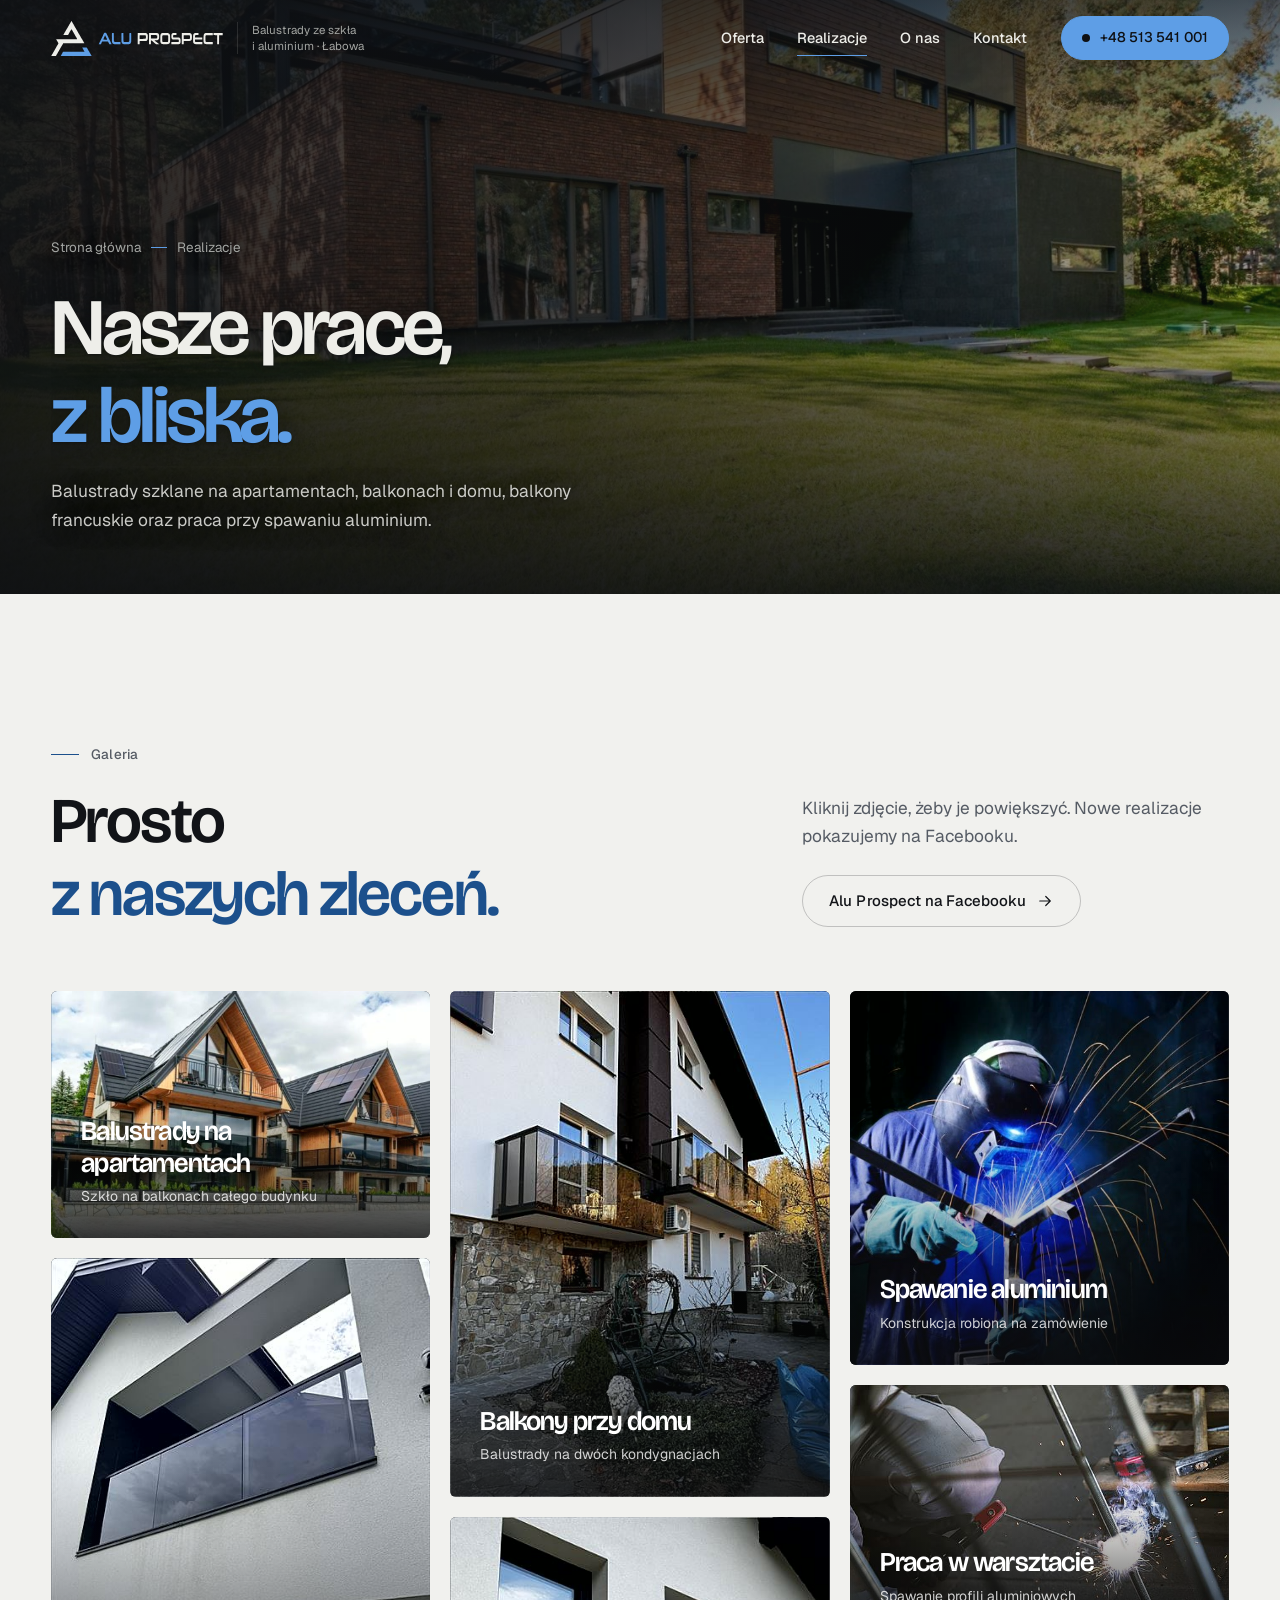
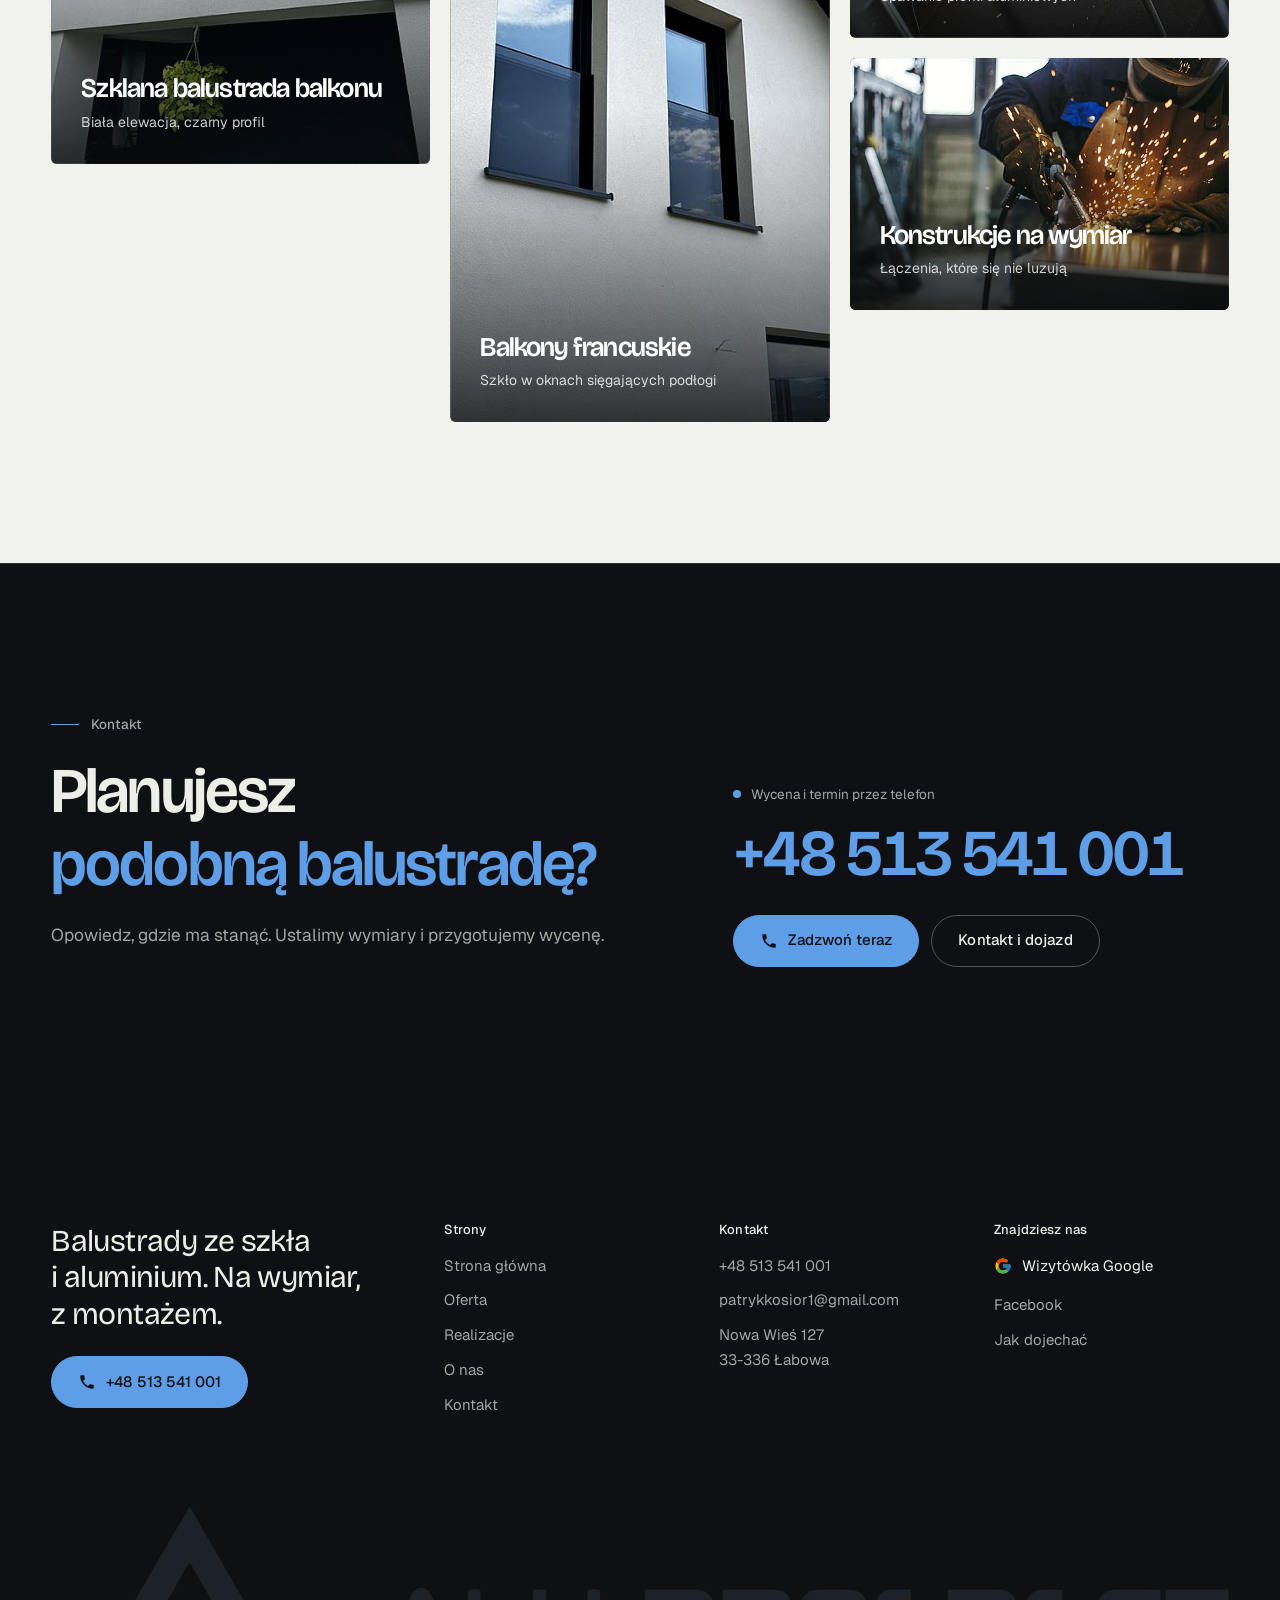
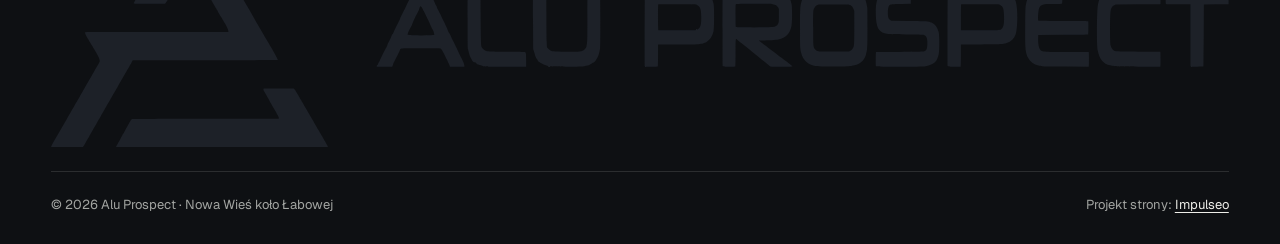
<file: realizacje.html>
<!DOCTYPE html>
<html lang="pl">
<head>
<meta charset="UTF-8">
<meta name="viewport" content="width=device-width, initial-scale=1.0">
<title>Realizacje - Alu Prospect, balustrady szklane Łabowa</title>
<meta name="description" content="Zdjęcia realizacji Alu Prospect: balustrady szklane na apartamentach, balkonach i domu, balkony francuskie, spawanie aluminium.">
<link rel="canonical" href="https://impulseo-pl.github.io/balustrady-alu-prospect/realizacje.html">
<meta name="robots" content="noindex, nofollow">
<meta name="theme-color" content="#0E1013">
<meta property="og:type" content="website">
<meta property="og:locale" content="pl_PL">
<meta property="og:site_name" content="Alu Prospect">
<meta property="og:title" content="Realizacje - Alu Prospect, balustrady szklane Łabowa">
<meta property="og:description" content="Zdjęcia realizacji Alu Prospect: balustrady szklane na apartamentach, balkonach i domu, balkony francuskie, spawanie aluminium.">
<meta property="og:url" content="https://impulseo-pl.github.io/balustrady-alu-prospect/realizacje.html">
<meta property="og:image" content="https://impulseo-pl.github.io/balustrady-alu-prospect/img/og.jpg">
<meta property="og:image:width" content="1200">
<meta property="og:image:height" content="630">
<meta name="twitter:card" content="summary_large_image">
<script>(function(){var d=document.documentElement;d.classList.add('js');try{if(!window.matchMedia('(prefers-reduced-motion: reduce)').matches)d.classList.add('anim');}catch(e){}setTimeout(function(){if(!d.classList.contains('anim-ok'))d.classList.remove('anim');},3500);})();</script>

<link rel="preload" as="image" href="img/g8.jpg" fetchpriority="high">
<link rel="preconnect" href="https://fonts.googleapis.com">
<link rel="preconnect" href="https://fonts.gstatic.com" crossorigin>
<link href="https://fonts.googleapis.com/css2?family=Bricolage+Grotesque:opsz,wght@12..96,400..700&family=Geist:wght@400..600&display=swap" rel="stylesheet">
<link rel="stylesheet" href="assets/styles.css?v=20261110">
<script src="assets/lenis.min.js?v=1.1.20" defer></script>
<script src="assets/main.js?v=20261110" defer></script>
</head>
<body>
<a class="skip" href="#tresc">Przejdź do treści</a>
<header class="site-head">
<div class="head-in">
  <a class="brand" href="index.html" aria-label="Alu Prospect - strona główna">
    <span class="znak"><svg class="wm nav-logo" viewBox="0 0 7963 1626" role="img" aria-label="Alu Prospect"><path pathLength="1" style="--i:0" transform="translate(-527,-2) translate(0,1725) scale(0.1,-0.1)" d="M14622 17218 c-5 -7 -45 -74 -89 -148 -83 -142 -267 -456 -322 -550 -17 -30 -36 -62 -41 -70 -5 -8 -45 -76 -88 -150 -134 -230 -142 -245 -152 -260 -22 -35 -220 -373 -220 -375 0 -2 -48 -84 -106 -182 -58 -98 -117 -198 -131 -223 -14 -25 -69 -119 -122 -210 -54 -91 -146 -248 -206 -350 -60 -102 -116 -198 -124 -213 -9 -16 -20 -36 -26 -45 -5 -10 -55 -94 -109 -187 -55 -94 -106 -181 -115 -195 -9 -14 -21 -34 -27 -46 -6 -11 -83 -142 -171 -290 -88 -148 -207 -350 -265 -449 -58 -99 -115 -196 -127 -215 -11 -19 -24 -42 -28 -50 -4 -8 -48 -85 -98 -170 -117 -199 -236 -403 -268 -460 -35 -63 -145 -252 -157 -270 -6 -8 -13 -22 -17 -30 -4 -8 -26 -48 -50 -88 -24 -40 -43 -74 -43 -76 0 -3 -19 -37 -43 -78 -24 -40 -55 -93 -69 -118 -14 -25 -65 -115 -113 -200 -110 -193 -109 -192 -182 -325 -181 -331 -255 -476 -249 -491 5 -12 170 -14 1060 -14 l1054 0 28 29 c34 37 233 347 253 396 2 6 21 37 41 70 44 71 181 311 235 410 21 39 49 87 62 107 13 21 23 40 23 42 0 2 19 37 43 78 24 40 46 80 50 88 4 8 15 29 25 45 10 17 36 62 57 100 70 129 267 477 285 505 6 8 13 22 17 30 4 8 33 59 65 113 32 55 58 100 58 102 0 26 385 631 406 639 18 7 45 -22 111 -124 31 -47 69 -104 84 -128 16 -24 29 -45 29 -47 0 -2 27 -49 60 -104 33 -56 60 -103 60 -105 0 -4 112 -199 130 -226 6 -8 13 -22 17 -30 4 -8 40 -75 80 -149 40 -74 73 -135 73 -137 0 -1 19 -35 43 -76 24 -40 47 -80 51 -88 4 -8 12 -24 19 -35 19 -32 103 -176 127 -220 25 -44 137 -239 240 -415 37 -63 78 -133 90 -155 12 -22 46 -80 75 -130 29 -49 63 -108 75 -130 12 -22 64 -112 115 -200 159 -275 287 -498 310 -540 13 -22 50 -86 84 -143 34 -57 61 -106 61 -108 0 -3 100 -172 223 -377 123 -205 226 -379 230 -387 4 -8 15 -28 25 -45 78 -128 201 -399 223 -494 12 -49 12 -54 -6 -67 -16 -12 -734 -14 -4852 -14 -4315 0 -4834 -2 -4839 -15 -10 -25 130 -323 223 -476 22 -35 42 -71 46 -79 4 -8 16 -28 27 -45 11 -16 24 -39 29 -50 5 -11 21 -37 35 -58 14 -21 35 -55 46 -75 11 -20 28 -49 38 -64 35 -55 329 -544 336 -558 3 -8 22 -42 41 -75 109 -187 178 -360 179 -450 1 -57 -3 -66 -67 -174 -37 -62 -67 -115 -67 -116 0 -2 -19 -36 -43 -77 -24 -40 -55 -93 -69 -118 -14 -25 -78 -137 -143 -250 -65 -113 -129 -225 -143 -250 -14 -25 -44 -78 -68 -117 -24 -40 -44 -75 -44 -77 0 -2 -21 -40 -46 -83 -51 -86 -425 -737 -456 -793 -10 -19 -23 -42 -28 -50 -16 -27 -143 -244 -155 -265 -13 -24 -132 -233 -159 -278 -10 -18 -29 -52 -43 -77 -13 -25 -28 -52 -33 -60 -26 -40 -130 -221 -130 -224 0 -2 -26 -48 -58 -103 -32 -54 -62 -105 -66 -113 -4 -8 -12 -24 -19 -35 -19 -32 -102 -176 -127 -220 -51 -91 -255 -443 -277 -477 -12 -21 -23 -40 -23 -42 0 -3 -25 -46 -56 -97 -30 -50 -120 -205 -199 -344 -79 -140 -162 -283 -185 -319 -22 -37 -40 -68 -40 -71 0 -2 -70 -122 -156 -265 -85 -144 -169 -287 -186 -318 -18 -31 -45 -79 -60 -107 -55 -94 -139 -277 -141 -303 l-2 -27 1058 -3 c674 -2 1064 1 1075 7 16 8 130 190 209 331 11 19 65 114 120 210 55 96 109 191 120 210 11 19 57 100 101 180 45 80 86 152 92 160 6 8 13 22 17 30 4 8 26 48 50 88 24 41 43 75 43 77 0 2 41 71 90 155 50 84 90 153 90 155 0 2 27 49 60 105 33 56 60 103 60 105 0 2 28 50 61 107 34 56 81 137 104 178 23 41 86 152 140 245 54 94 112 195 128 225 17 30 40 71 52 90 12 19 36 60 52 90 17 30 78 136 135 235 57 99 107 187 111 195 4 8 15 29 26 45 10 17 54 93 98 170 43 77 122 214 175 305 53 91 106 183 118 205 12 22 39 69 60 105 21 36 47 81 58 101 36 65 115 203 177 309 34 58 65 112 69 120 4 8 12 24 19 35 19 32 102 176 127 220 12 22 74 128 136 237 62 108 125 218 140 245 15 26 77 134 137 238 61 105 118 204 127 220 9 17 31 56 49 87 18 31 38 61 44 67 9 7 1588 10 4897 12 2687 1 4891 4 4897 6 7 3 13 12 13 20 0 13 -103 220 -149 298 -10 17 -34 59 -53 95 -20 36 -53 94 -73 130 -21 36 -49 85 -63 110 -13 25 -46 81 -72 125 -26 44 -57 97 -69 118 -31 55 -420 718 -480 818 -11 19 -24 40 -28 48 -3 8 -54 94 -111 190 -58 97 -137 232 -177 301 -191 331 -226 391 -272 475 -74 133 -91 164 -133 235 -21 36 -48 83 -60 105 -27 48 -144 249 -252 433 -43 73 -78 135 -78 137 0 1 -54 94 -120 205 -66 111 -120 204 -120 205 0 2 -40 72 -90 155 -49 83 -90 153 -90 156 0 2 -11 21 -23 42 -41 64 -251 429 -370 642 -38 69 -73 130 -77 135 -4 6 -19 32 -34 58 -40 72 -257 450 -266 462 -4 6 -18 30 -32 55 -21 39 -152 266 -178 310 -9 15 -78 133 -206 355 -38 66 -74 129 -81 140 -7 11 -15 27 -19 35 -10 19 -91 160 -104 180 -6 8 -13 22 -17 30 -4 8 -40 71 -80 139 -40 67 -73 125 -73 126 0 2 -40 72 -90 156 -49 83 -90 153 -90 154 0 2 -27 49 -60 105 -33 56 -60 103 -60 106 0 2 -28 52 -63 111 -35 60 -101 173 -148 253 -46 79 -88 152 -94 161 -5 9 -23 40 -38 68 -26 49 -95 167 -117 201 -6 8 -13 22 -17 30 -4 8 -33 59 -65 113 -32 53 -58 100 -58 102 0 3 -11 22 -23 43 -13 20 -77 129 -142 242 -65 113 -126 219 -136 235 -10 17 -34 62 -55 100 -20 39 -40 75 -44 80 -4 6 -24 42 -45 80 -35 65 -65 120 -121 220 -13 22 -31 56 -42 75 -206 369 -384 650 -413 650 -3 0 -11 -6 -17 -12z"/><path class="b" pathLength="1" style="--i:1" transform="translate(-527,-2) translate(0,1725) scale(0.1,-0.1)" d="M20140 4950 c-272 -3 -496 -7 -498 -8 -2 -1 0 -7 4 -13 3 -6 0 -15 -7 -20 -19 -11 11 -98 51 -148 15 -20 31 -47 35 -61 4 -14 20 -45 35 -70 15 -25 41 -70 57 -100 17 -30 43 -77 58 -105 16 -27 36 -66 46 -85 9 -19 27 -44 38 -54 12 -11 21 -24 21 -30 0 -6 11 -31 24 -56 55 -107 100 -186 113 -201 7 -9 34 -54 58 -100 49 -93 86 -158 115 -204 10 -16 28 -48 40 -70 12 -22 35 -59 51 -83 16 -24 29 -47 29 -51 0 -5 9 -20 21 -35 33 -41 66 -102 118 -216 9 -19 28 -51 43 -70 28 -36 86 -177 90 -220 2 -18 -2 -25 -14 -25 -9 0 -20 -4 -24 -8 -4 -4 -962 -7 -2128 -7 -2806 0 -7725 -10 -7754 -16 -14 -3 -22 -11 -20 -21 2 -9 -3 -18 -11 -21 -10 -3 -12 0 -7 13 17 46 -41 -16 -69 -73 -16 -33 -38 -69 -47 -79 -10 -10 -25 -37 -34 -58 -15 -38 -61 -118 -110 -195 -12 -19 -52 -93 -89 -165 -37 -71 -75 -141 -85 -155 -27 -38 -100 -179 -100 -193 0 -7 -11 -24 -24 -38 -32 -35 -76 -105 -76 -123 0 -7 -7 -19 -15 -26 -8 -7 -15 -21 -15 -31 0 -10 -6 -22 -13 -26 -7 -4 -24 -30 -38 -58 -99 -199 -114 -227 -153 -286 -17 -24 -46 -75 -66 -114 -20 -38 -55 -99 -78 -135 -24 -36 -41 -74 -40 -85 7 -47 -55 -46 1870 -45 3856 0 12414 12 12428 16 13 4 13 6 0 14 -13 8 -12 10 3 10 21 0 22 19 2 47 -9 13 -29 48 -45 80 -17 32 -41 76 -54 98 -14 22 -37 63 -51 90 -15 28 -33 57 -41 65 -7 9 -19 29 -26 45 -7 17 -36 70 -63 118 -63 112 -63 111 -107 177 -20 30 -46 77 -57 104 -12 26 -31 60 -42 75 -11 14 -27 40 -35 56 -8 17 -23 44 -33 60 -29 44 -43 68 -67 111 -12 22 -38 64 -58 94 -20 30 -36 61 -36 69 0 8 -11 29 -25 47 -14 18 -25 35 -25 38 0 3 -34 60 -75 126 -42 66 -85 139 -95 163 -11 23 -35 69 -55 102 -19 33 -46 80 -60 105 -14 25 -34 59 -45 75 -11 17 -23 37 -27 45 -3 8 -18 33 -32 55 -51 79 -171 288 -184 320 -4 11 -18 33 -31 50 -12 16 -42 66 -65 110 -24 44 -58 103 -76 130 -44 67 -111 184 -125 215 -6 14 -21 43 -35 65 -13 22 -34 59 -46 83 -13 23 -27 42 -31 42 -4 0 -8 6 -8 13 0 7 -16 37 -36 67 -20 30 -43 68 -51 85 -9 16 -22 34 -29 38 -7 4 -20 30 -28 58 -9 28 -27 64 -41 80 -14 17 -25 35 -25 40 0 5 -17 35 -39 67 -21 31 -55 89 -76 127 -108 198 -140 247 -181 275 l-38 25 -520 0 c-287 0 -744 -2 -1016 -5z"/><path class="b" pathLength="1" style="--i:2" transform="translate(2203,546.0) scale(2.0) translate(0,-135) translate(0,402) scale(0.1,-0.1)" d="M1387 2648 c-98 -31 -159 -101 -248 -288 -17 -36 -53 -112 -81 -170 -27 -58 -58 -123 -68 -145 -26 -59 -59 -125 -80 -164 -11 -19 -24 -46 -30 -60 -6 -15 -28 -60 -50 -101 -22 -41 -40 -81 -40 -90 0 -8 -25 -62 -54 -120 -96 -189 -153 -304 -171 -350 -10 -25 -24 -49 -30 -55 -12 -10 -25 -38 -61 -125 -10 -25 -23 -52 -28 -60 -6 -8 -20 -33 -30 -55 -10 -22 -23 -49 -28 -59 -6 -10 -21 -49 -35 -85 -13 -36 -32 -77 -41 -91 -21 -34 -212 -418 -212 -428 0 -4 -13 -29 -30 -55 -16 -26 -30 -56 -30 -67 0 -10 -9 -22 -20 -25 -13 -4 -20 -15 -20 -31 l0 -24 265 0 c256 0 265 1 265 19 0 11 4 23 10 26 6 3 10 18 10 33 0 15 21 63 46 107 45 78 157 307 184 373 26 65 -11 62 708 62 544 0 657 -2 680 -14 24 -13 97 -144 176 -316 9 -19 20 -42 25 -50 6 -8 19 -35 31 -60 11 -25 27 -56 34 -70 8 -14 20 -44 27 -67 l12 -43 244 0 243 0 0 47 c0 42 -65 196 -120 283 -9 15 -109 226 -137 290 -8 19 -19 42 -24 50 -5 8 -12 22 -15 30 -9 23 -72 150 -100 200 -14 25 -41 82 -59 128 -19 45 -45 96 -58 112 -14 16 -28 44 -32 62 -6 28 -109 251 -162 353 -34 63 -53 104 -108 223 -31 67 -69 144 -85 169 -17 26 -30 56 -30 67 0 12 -14 41 -30 65 -17 24 -30 50 -30 56 0 7 -13 40 -30 73 -16 34 -30 65 -30 70 0 5 -7 15 -15 22 -8 7 -15 18 -15 25 0 31 -127 235 -165 265 -99 79 -204 98 -328 58z m164 -693 c17 -33 34 -67 38 -75 5 -8 30 -60 56 -115 62 -131 69 -144 88 -180 9 -16 28 -57 43 -90 45 -104 84 -188 116 -249 17 -33 35 -76 39 -95 4 -20 10 -46 14 -57 10 -32 -15 -34 -410 -35 -371 -1 -495 5 -495 26 0 27 41 126 89 215 28 52 54 102 57 110 56 144 123 290 173 380 5 8 17 33 27 55 10 22 24 47 30 55 9 13 20 46 39 117 15 55 50 33 96 -62z"/><path class="b" pathLength="1" style="--i:3" transform="translate(2203,546.0) scale(2.0) translate(0,-135) translate(0,402) scale(0.1,-0.1)" d="M3196 2610 c-34 -6 -64 -16 -71 -26 -6 -10 -17 -14 -23 -10 -30 18 -32 -43 -32 -982 0 -774 3 -957 14 -998 7 -27 24 -91 36 -142 12 -51 33 -112 46 -135 13 -23 35 -63 49 -89 29 -55 58 -78 100 -78 22 -1 35 -9 50 -32 11 -17 27 -35 35 -39 23 -11 121 -38 161 -44 21 -3 42 -12 49 -20 11 -13 110 -15 726 -15 l714 0 0 220 c0 230 -5 264 -44 276 -12 4 -289 8 -616 9 -631 3 -673 6 -740 50 -65 43 -108 91 -114 126 -15 92 -23 472 -25 1136 -1 708 -3 781 -22 751 -7 -10 -10 -8 -15 9 -3 12 -13 24 -22 28 -29 11 -196 14 -256 5z"/><path class="b" pathLength="1" style="--i:4" transform="translate(2203,546.0) scale(2.0) translate(0,-135) translate(0,402) scale(0.1,-0.1)" d="M7255 2614 c-78 -6 -102 -13 -84 -25 11 -8 8 -9 -10 -7 -20 2 -26 -3 -33 -27 -5 -16 -8 -408 -8 -870 1 -723 -1 -850 -14 -910 -9 -38 -16 -80 -16 -91 0 -12 -17 -43 -38 -68 -87 -105 -148 -116 -657 -110 -444 5 -494 10 -545 59 -19 18 -49 46 -66 62 l-32 29 -8 190 c-5 104 -9 540 -9 969 0 508 -3 783 -10 787 -5 4 -95 8 -200 8 -204 0 -214 -2 -215 -37 0 -5 -4 -2 -9 6 -20 32 -23 -111 -19 -1030 l5 -954 25 -70 c14 -38 29 -90 33 -115 4 -25 13 -55 21 -67 8 -12 14 -28 14 -35 1 -7 14 -29 30 -48 17 -19 30 -39 30 -45 1 -13 36 -55 47 -55 5 0 33 -16 62 -35 62 -41 131 -71 183 -80 21 -3 45 -13 54 -23 16 -16 67 -17 615 -20 585 -3 599 -2 636 18 21 11 54 20 73 20 35 0 103 29 158 69 17 11 34 21 39 21 30 0 84 56 129 136 64 115 86 184 114 359 19 118 9 1950 -10 1950 -8 0 -15 4 -15 8 0 27 -132 42 -270 31z"/><path pathLength="1" style="--i:5" transform="translate(2203,546.0) scale(2.0) translate(0,-135) translate(0,402) scale(0.1,-0.1)" d="M9067 2603 c-9 -8 -9 -2565 -1 -2587 5 -14 34 -16 219 -16 212 0 213 0 219 23 3 12 6 181 6 375 l0 352 633 0 c759 1 848 9 1006 89 119 61 196 177 238 356 27 120 27 810 0 930 -64 278 -195 412 -453 465 -92 19 -139 20 -978 20 -486 0 -886 -3 -889 -7z m1763 -517 c109 -58 139 -147 140 -413 0 -287 -28 -372 -141 -422 -45 -20 -66 -21 -670 -21 -343 0 -630 0 -636 0 -14 0 -20 860 -6 874 4 4 293 6 643 4 597 -3 637 -4 670 -22z"/><path pathLength="1" style="--i:6" transform="translate(2203,546.0) scale(2.0) translate(0,-135) translate(0,402) scale(0.1,-0.1)" d="M11697 2603 c-9 -8 -9 -2550 -1 -2581 6 -22 7 -22 214 -22 180 0 209 2 214 16 3 9 6 218 6 464 0 474 1 479 46 444 13 -11 90 -73 171 -139 277 -226 328 -267 468 -380 77 -62 196 -159 265 -215 69 -56 146 -117 173 -137 26 -19 47 -39 47 -44 0 -5 158 -9 375 -9 206 0 375 4 375 8 0 18 -29 44 -135 121 -60 45 -124 92 -141 105 -17 14 -215 163 -440 332 -225 169 -410 311 -412 315 -2 5 2 9 10 9 236 -4 555 11 643 30 263 58 390 188 446 455 25 122 28 623 3 743 -60 299 -194 429 -494 477 -99 16 -1818 24 -1833 8z m1689 -488 c108 -19 142 -40 180 -107 l29 -53 0 -225 c0 -223 0 -225 -26 -275 -38 -73 -86 -101 -189 -114 -125 -16 -1222 -15 -1238 1 -9 9 -12 109 -12 390 0 348 1 378 18 387 31 18 1131 14 1238 -4z"/><path pathLength="1" style="--i:7" transform="translate(2203,546.0) scale(2.0) translate(0,-135) translate(0,402) scale(0.1,-0.1)" d="M14800 2591 c-242 -58 -370 -169 -436 -379 -48 -151 -54 -261 -54 -916 0 -639 0 -647 41 -836 44 -202 190 -361 379 -410 150 -40 225 -44 725 -44 501 -1 497 -1 695 41 188 40 329 168 386 352 51 164 54 215 54 908 0 358 -3 666 -6 685 -36 224 -69 319 -143 411 -71 87 -159 141 -296 179 -114 32 -1219 39 -1345 9z m1206 -508 c54 -29 87 -69 116 -140 l23 -58 0 -570 c0 -517 -2 -575 -18 -625 -25 -80 -59 -124 -114 -151 l-48 -24 -485 -3 c-563 -4 -581 -2 -646 63 -79 80 -79 77 -79 740 0 625 -1 610 55 698 28 45 69 72 133 88 18 4 255 7 527 6 490 -2 495 -2 536 -24z"/><path pathLength="1" style="--i:8" transform="translate(2203,546.0) scale(2.0) translate(0,-135) translate(0,402) scale(0.1,-0.1)" d="M17233 2590 c-276 -81 -378 -324 -360 -855 14 -386 83 -529 297 -607 87 -32 206 -38 744 -38 346 0 544 -4 569 -11 104 -28 139 -112 132 -315 -5 -178 -30 -225 -132 -253 -20 -6 -357 -10 -815 -10 -429 -1 -784 -4 -789 -7 -10 -6 -13 -453 -3 -478 9 -24 1573 -24 1679 0 298 68 394 157 446 412 26 124 23 646 -4 742 -46 168 -118 263 -242 321 -110 51 -121 52 -760 58 l-600 6 -36 23 c-60 37 -79 95 -79 245 0 89 5 140 17 178 35 113 34 113 433 119 l325 5 3 243 2 242 -382 -1 c-340 0 -390 -3 -445 -19z"/><path pathLength="1" style="--i:9" transform="translate(2203,546.0) scale(2.0) translate(0,-135) translate(0,402) scale(0.1,-0.1)" d="M19307 2603 c-9 -8 -9 -2550 -1 -2581 6 -22 7 -22 219 -22 l213 0 6 31 c3 17 6 186 6 374 l0 343 678 5 c691 5 749 8 867 47 151 49 259 153 307 298 70 211 74 853 8 1092 -52 186 -157 311 -310 367 -143 53 -144 53 -1098 53 -489 0 -892 -3 -895 -7z m1769 -520 c103 -55 125 -119 132 -383 5 -237 -10 -336 -62 -396 -61 -71 -38 -68 -753 -71 l-643 -3 0 433 c0 239 3 437 7 441 4 4 293 6 643 4 633 -3 635 -3 676 -25z"/><path pathLength="1" style="--i:10" transform="translate(2203,546.0) scale(2.0) translate(0,-135) translate(0,402) scale(0.1,-0.1)" d="M22410 2590 c-279 -60 -406 -199 -466 -510 -14 -71 -17 -180 -21 -668 -6 -797 4 -915 97 -1106 65 -133 195 -229 352 -261 40 -8 98 -20 128 -27 40 -9 257 -13 811 -15 l757 -3 6 22 c10 38 7 466 -3 473 -6 3 -313 6 -683 6 -892 0 -905 1 -973 101 -38 55 -59 201 -53 373 l3 100 840 3 c461 1 843 6 848 11 9 9 12 436 2 451 -4 7 -297 10 -841 9 -458 0 -838 3 -844 6 -28 17 -4 367 30 435 58 115 114 130 463 130 164 0 286 4 297 10 17 9 18 27 19 227 0 120 -2 226 -5 236 -8 26 -637 24 -764 -3z"/><path pathLength="1" style="--i:11" transform="translate(2203,546.0) scale(2.0) translate(0,-135) translate(0,402) scale(0.1,-0.1)" d="M24840 2589 c-264 -56 -396 -193 -455 -474 -44 -205 -49 -1363 -7 -1575 57 -287 188 -443 417 -494 207 -46 216 -46 972 -46 l721 0 6 23 c3 12 6 124 6 248 0 198 -2 228 -16 233 -9 3 -338 6 -732 6 -394 1 -737 5 -761 9 -91 18 -157 93 -182 206 -15 73 -23 734 -11 980 13 264 34 319 136 373 l51 27 735 3 c404 1 745 4 758 7 l22 5 -2 243 -3 242 -780 2 c-744 2 -784 1 -875 -18z"/><path pathLength="1" style="--i:12" transform="translate(2203,546.0) scale(2.0) translate(0,-135) translate(0,402) scale(0.1,-0.1)" d="M26677 2603 c-13 -12 -8 -468 5 -481 9 -9 116 -12 420 -12 l408 0 0 -1032 c0 -568 3 -1043 6 -1055 6 -23 7 -23 220 -23 118 0 215 1 216 3 2 1 5 474 8 1052 l5 1050 418 3 417 2 0 250 0 250 -1058 0 c-582 0 -1062 -3 -1065 -7z"/></svg></span>
    <span class="brand-sub">Balustrady ze szkła<br>i aluminium · Łabowa</span>
  </a>
  <nav class="nav-links" aria-label="Menu główne">
    <a class="nl" href="oferta.html">Oferta</a><a class="nl" href="realizacje.html" aria-current="page">Realizacje</a><a class="nl" href="o-nas.html">O&nbsp;nas</a><a class="nl" href="kontakt.html">Kontakt</a>
    <a class="btn btn-copper nav-cta" href="tel:+48513541001"><span class="live" aria-hidden="true"></span>+48 513 541 001</a>
  </nav>
  <button class="burger" type="button" aria-label="Otwórz menu" aria-expanded="false" aria-controls="mnav"><span></span><span></span></button>
</div>
</header>

<div class="mnav" id="mnav">
  <div class="mnav-in">
    <a class="ml" href="index.html">Strona główna</a><a class="ml" href="oferta.html">Oferta</a><a class="ml" href="realizacje.html" aria-current="page">Realizacje</a><a class="ml" href="o-nas.html">O&nbsp;nas</a><a class="ml" href="kontakt.html">Kontakt</a>
    <div class="mnav-foot">
      <span>Wycena i&nbsp;termin przez telefon</span>
      <a class="btn btn-copper" href="tel:+48513541001"><svg class="ico" width="16" height="16" viewBox="0 0 24 24" fill="none" aria-hidden="true"><path d="M6.6 10.8a15.5 15.5 0 0 0 6.6 6.6l2.2-2.2a1 1 0 0 1 1-.24 11.4 11.4 0 0 0 3.6.58 1 1 0 0 1 1 1V20a1 1 0 0 1-1 1A17 17 0 0 1 3 4a1 1 0 0 1 1-1h3.5a1 1 0 0 1 1 1c0 1.25.2 2.46.58 3.6a1 1 0 0 1-.25 1l-2.23 2.2Z" fill="currentColor"/></svg>+48 513 541 001</a>
    </div>
  </div>
</div>
<main id="tresc">

<section class="pagehead">
  <div class="pagehead-media"><img src="img/g8.jpg" alt="Nowoczesny dom z cegły i drewna na trawniku" width="1556" height="1024" decoding="async" fetchpriority="high"></div>
  <div class="ph-in">
    <p class="crumb up" style="--d:0"><a href="index.html">Strona główna</a><span class="sl" aria-hidden="true"></span>Realizacje</p>
    <h1><span class="ln"><span class="ln-i" style="--k:0">Nasze prace,</span></span><span class="ln"><span class="ln-i" style="--k:1"><em>z&nbsp;bliska.</em></span></span></h1>
    <p class="ph-lead up" style="--d:300">Balustrady szklane na apartamentach, balkonach i&nbsp;domu, balkony francuskie oraz praca przy spawaniu aluminium.</p>
  </div>
</section>

<section class="sec">
  <div class="wrap">
    <div class="sec-head">
      <div>
        <p class="eyebrow rv">Galeria</p>
        <h2 class="h2 rv rv-h"><span class="ln"><span class="ln-i" style="--k:0">Prosto</span></span><span class="ln"><span class="ln-i" style="--k:1"><em>z&nbsp;naszych zleceń.</em></span></span></h2>
      </div>
      <div class="side rv" style="--d:120">
        <p class="lead">Kliknij zdjęcie, żeby je powiększyć. Nowe realizacje pokazujemy na Facebooku.</p>
        <a class="btn btn-ghost" href="https://www.facebook.com/p/Alu-Prospect-61579979646697/" target="_blank" rel="noopener">Alu Prospect na Facebooku<svg class="ico arr" width="18" height="18" viewBox="0 0 24 24" fill="none" stroke="currentColor" stroke-width="1.6" stroke-linecap="round" stroke-linejoin="round" aria-hidden="true"><path d="M5 12h14M13 6l6 6-6 6"/></svg></a>
      </div>
    </div>
    <div class="masonry">
      <a class="tile rv-img rv" style="--d:0" href="img/g1.jpg" data-lb="Balustrady na apartamentach - Szkło na balkonach całego budynku">
        <img src="img/g1.jpg" alt="Balustrady na apartamentach - realizacja Alu Prospect" width="580" height="378" decoding="async">
        <span class="tile-cap"><h3>Balustrady na apartamentach</h3><span>Szkło na balkonach całego budynku</span></span>
      </a><a class="tile rv-img rv" style="--d:110" href="img/g2.jpg" data-lb="Szklana balustrada balkonu - Biała elewacja, czarny profil">
        <img src="img/g2.jpg" alt="Szklana balustrada balkonu - realizacja Alu Prospect" width="450" height="600" loading="lazy" decoding="async">
        <span class="tile-cap"><h3>Szklana balustrada balkonu</h3><span>Biała elewacja, czarny profil</span></span>
      </a><a class="tile rv-img rv" style="--d:220" href="img/g3.jpg" data-lb="Balkony przy domu - Balustrady na dwóch kondygnacjach">
        <img src="img/g3.jpg" alt="Balkony przy domu - realizacja Alu Prospect" width="450" height="600" decoding="async">
        <span class="tile-cap"><h3>Balkony przy domu</h3><span>Balustrady na dwóch kondygnacjach</span></span>
      </a><a class="tile rv-img rv" style="--d:0" href="img/g4.jpg" data-lb="Balkony francuskie - Szkło w oknach sięgających podłogi">
        <img src="img/g4.jpg" alt="Balkony francuskie - realizacja Alu Prospect" width="450" height="600" loading="lazy" decoding="async">
        <span class="tile-cap"><h3>Balkony francuskie</h3><span>Szkło w&nbsp;oknach sięgających podłogi</span></span>
      </a><a class="tile rv-img rv" style="--d:110" href="img/g6.jpg" data-lb="Spawanie aluminium - Konstrukcja robiona na zamówienie">
        <img src="img/g6.jpg" alt="Spawanie aluminium - realizacja Alu Prospect" width="568" height="560" decoding="async">
        <span class="tile-cap"><h3>Spawanie aluminium</h3><span>Konstrukcja robiona na zamówienie</span></span>
      </a><a class="tile rv-img rv" style="--d:220" href="img/g5.jpg" data-lb="Praca w warsztacie - Spawanie profili aluminiowych">
        <img src="img/g5.jpg" alt="Praca w warsztacie - realizacja Alu Prospect" width="600" height="400" loading="lazy" decoding="async">
        <span class="tile-cap"><h3>Praca w&nbsp;warsztacie</h3><span>Spawanie profili aluminiowych</span></span>
      </a><a class="tile rv-img rv" style="--d:0" href="img/g12.jpg" data-lb="Konstrukcje na wymiar - Łączenia, które się nie luzują">
        <img src="img/g12.jpg" alt="Konstrukcje na wymiar - realizacja Alu Prospect" width="600" height="400" loading="lazy" decoding="async">
        <span class="tile-cap"><h3>Konstrukcje na wymiar</h3><span>Łączenia, które się nie luzują</span></span>
      </a>
    </div>
  </div>
</section>
<section class="cta-band dark">
  <div class="wrap cta-grid">
    <div>
      <p class="eyebrow rv">Kontakt</p>
      <h2 class="h2 rv rv-h"><span class="ln"><span class="ln-i" style="--k:0">Planujesz</span></span><span class="ln"><span class="ln-i" style="--k:1"><em>podobną balustradę?</em></span></span></h2>
      <p class="lead rv" style="--d:120">Opowiedz, gdzie ma stanąć. Ustalimy wymiary i&nbsp;przygotujemy wycenę.</p>
    </div>
    <div class="cta-side rv" style="--d:180">
      <span class="lbl"><span class="live" aria-hidden="true"></span>Wycena i&nbsp;termin przez telefon</span>
      <a class="cta-phone" href="tel:+48513541001">+48 513 541 001</a>
      <div class="cta-row">
        <a class="btn btn-copper" href="tel:+48513541001"><svg class="ico" width="16" height="16" viewBox="0 0 24 24" fill="none" aria-hidden="true"><path d="M6.6 10.8a15.5 15.5 0 0 0 6.6 6.6l2.2-2.2a1 1 0 0 1 1-.24 11.4 11.4 0 0 0 3.6.58 1 1 0 0 1 1 1V20a1 1 0 0 1-1 1A17 17 0 0 1 3 4a1 1 0 0 1 1-1h3.5a1 1 0 0 1 1 1c0 1.25.2 2.46.58 3.6a1 1 0 0 1-.25 1l-2.23 2.2Z" fill="currentColor"/></svg>Zadzwoń teraz</a>
        <a class="btn btn-ghost" href="kontakt.html">Kontakt i&nbsp;dojazd</a>
      </div>
    </div>
  </div>
</section>
</main>
<footer class="site-foot">
  <div class="wrap">
    <div class="foot-top">
      <div>
        <p class="foot-claim">Balustrady ze szkła i&nbsp;aluminium. Na wymiar, z&nbsp;montażem.</p>
        <a class="btn btn-copper" href="tel:+48513541001"><svg class="ico" width="16" height="16" viewBox="0 0 24 24" fill="none" aria-hidden="true"><path d="M6.6 10.8a15.5 15.5 0 0 0 6.6 6.6l2.2-2.2a1 1 0 0 1 1-.24 11.4 11.4 0 0 0 3.6.58 1 1 0 0 1 1 1V20a1 1 0 0 1-1 1A17 17 0 0 1 3 4a1 1 0 0 1 1-1h3.5a1 1 0 0 1 1 1c0 1.25.2 2.46.58 3.6a1 1 0 0 1-.25 1l-2.23 2.2Z" fill="currentColor"/></svg>+48 513 541 001</a>
      </div>
      <div>
        <h4>Strony</h4>
        <ul><li><a href="index.html">Strona główna</a></li><li><a href="oferta.html">Oferta</a></li><li><a href="realizacje.html">Realizacje</a></li><li><a href="o-nas.html">O&nbsp;nas</a></li><li><a href="kontakt.html">Kontakt</a></li></ul>
      </div>
      <div>
        <h4>Kontakt</h4>
        <ul>
          <li><a href="tel:+48513541001">+48 513 541 001</a></li>
          <li><a href="mailto:patrykkosior1@gmail.com">patrykkosior1@gmail.com</a></li>
          <li>Nowa Wieś 127<br>33-336 Łabowa</li>
        </ul>
      </div>
      <div>
        <h4>Znajdziesz nas</h4>
        <ul>
          <li><a class="soc" href="https://www.google.com/maps/place/Balustrady+Alu+Prospect/@49.5146519,20.8815971,732m/data=!3m2!1e3!4b1!4m6!3m5!1s0x473dddcff1790ee3:0x25501e431f719c7e!8m2!3d49.5146484!4d20.884172" target="_blank" rel="noopener" aria-label="Wizytówka Alu Prospect w Google"><svg class="g-logo" viewBox="0 0 48 48" aria-hidden="true"><path fill="#FFC107" d="M43.6 20.5H42V20H24v8h11.3C33.7 32.7 29.2 36 24 36c-6.6 0-12-5.4-12-12s5.4-12 12-12c3.1 0 5.8 1.2 7.9 3.1l5.7-5.7C34 6.1 29.3 4 24 4 12.9 4 4 12.9 4 24s8.9 20 20 20 20-8.9 20-20c0-1.3-.1-2.4-.4-3.5z"/><path fill="#FF3D00" d="m6.3 14.7 6.6 4.8C14.7 15.1 19 12 24 12c3.1 0 5.8 1.2 7.9 3.1l5.7-5.7C34 6.1 29.3 4 24 4 16.3 4 9.7 8.3 6.3 14.7z"/><path fill="#4CAF50" d="M24 44c5.2 0 9.9-2 13.4-5.2l-6.2-5.2A11.9 11.9 0 0 1 24 36c-5.2 0-9.6-3.3-11.3-7.9l-6.5 5C9.5 39.6 16.2 44 24 44z"/><path fill="#1976D2" d="M43.6 20.5H42V20H24v8h11.3a12 12 0 0 1-4.1 5.6l6.2 5.2C37 39.2 44 34 44 24c0-1.3-.1-2.4-.4-3.5z"/></svg>Wizytówka Google</a></li>
          <li><a href="https://www.facebook.com/p/Alu-Prospect-61579979646697/" target="_blank" rel="noopener">Facebook</a></li>
          <li><a href="https://www.google.com/maps/place/Balustrady+Alu+Prospect/@49.5146519,20.8815971,732m/data=!3m2!1e3!4b1!4m6!3m5!1s0x473dddcff1790ee3:0x25501e431f719c7e!8m2!3d49.5146484!4d20.884172" target="_blank" rel="noopener">Jak dojechać</a></li>
        </ul>
      </div>
    </div>
    <div class="foot-mark" aria-hidden="true"><svg class="wm-foot" viewBox="0 0 7963 1626" aria-hidden="true" focusable="false"><path transform="translate(-527,-2) translate(0,1725) scale(0.1,-0.1)" d="M14622 17218 c-5 -7 -45 -74 -89 -148 -83 -142 -267 -456 -322 -550 -17 -30 -36 -62 -41 -70 -5 -8 -45 -76 -88 -150 -134 -230 -142 -245 -152 -260 -22 -35 -220 -373 -220 -375 0 -2 -48 -84 -106 -182 -58 -98 -117 -198 -131 -223 -14 -25 -69 -119 -122 -210 -54 -91 -146 -248 -206 -350 -60 -102 -116 -198 -124 -213 -9 -16 -20 -36 -26 -45 -5 -10 -55 -94 -109 -187 -55 -94 -106 -181 -115 -195 -9 -14 -21 -34 -27 -46 -6 -11 -83 -142 -171 -290 -88 -148 -207 -350 -265 -449 -58 -99 -115 -196 -127 -215 -11 -19 -24 -42 -28 -50 -4 -8 -48 -85 -98 -170 -117 -199 -236 -403 -268 -460 -35 -63 -145 -252 -157 -270 -6 -8 -13 -22 -17 -30 -4 -8 -26 -48 -50 -88 -24 -40 -43 -74 -43 -76 0 -3 -19 -37 -43 -78 -24 -40 -55 -93 -69 -118 -14 -25 -65 -115 -113 -200 -110 -193 -109 -192 -182 -325 -181 -331 -255 -476 -249 -491 5 -12 170 -14 1060 -14 l1054 0 28 29 c34 37 233 347 253 396 2 6 21 37 41 70 44 71 181 311 235 410 21 39 49 87 62 107 13 21 23 40 23 42 0 2 19 37 43 78 24 40 46 80 50 88 4 8 15 29 25 45 10 17 36 62 57 100 70 129 267 477 285 505 6 8 13 22 17 30 4 8 33 59 65 113 32 55 58 100 58 102 0 26 385 631 406 639 18 7 45 -22 111 -124 31 -47 69 -104 84 -128 16 -24 29 -45 29 -47 0 -2 27 -49 60 -104 33 -56 60 -103 60 -105 0 -4 112 -199 130 -226 6 -8 13 -22 17 -30 4 -8 40 -75 80 -149 40 -74 73 -135 73 -137 0 -1 19 -35 43 -76 24 -40 47 -80 51 -88 4 -8 12 -24 19 -35 19 -32 103 -176 127 -220 25 -44 137 -239 240 -415 37 -63 78 -133 90 -155 12 -22 46 -80 75 -130 29 -49 63 -108 75 -130 12 -22 64 -112 115 -200 159 -275 287 -498 310 -540 13 -22 50 -86 84 -143 34 -57 61 -106 61 -108 0 -3 100 -172 223 -377 123 -205 226 -379 230 -387 4 -8 15 -28 25 -45 78 -128 201 -399 223 -494 12 -49 12 -54 -6 -67 -16 -12 -734 -14 -4852 -14 -4315 0 -4834 -2 -4839 -15 -10 -25 130 -323 223 -476 22 -35 42 -71 46 -79 4 -8 16 -28 27 -45 11 -16 24 -39 29 -50 5 -11 21 -37 35 -58 14 -21 35 -55 46 -75 11 -20 28 -49 38 -64 35 -55 329 -544 336 -558 3 -8 22 -42 41 -75 109 -187 178 -360 179 -450 1 -57 -3 -66 -67 -174 -37 -62 -67 -115 -67 -116 0 -2 -19 -36 -43 -77 -24 -40 -55 -93 -69 -118 -14 -25 -78 -137 -143 -250 -65 -113 -129 -225 -143 -250 -14 -25 -44 -78 -68 -117 -24 -40 -44 -75 -44 -77 0 -2 -21 -40 -46 -83 -51 -86 -425 -737 -456 -793 -10 -19 -23 -42 -28 -50 -16 -27 -143 -244 -155 -265 -13 -24 -132 -233 -159 -278 -10 -18 -29 -52 -43 -77 -13 -25 -28 -52 -33 -60 -26 -40 -130 -221 -130 -224 0 -2 -26 -48 -58 -103 -32 -54 -62 -105 -66 -113 -4 -8 -12 -24 -19 -35 -19 -32 -102 -176 -127 -220 -51 -91 -255 -443 -277 -477 -12 -21 -23 -40 -23 -42 0 -3 -25 -46 -56 -97 -30 -50 -120 -205 -199 -344 -79 -140 -162 -283 -185 -319 -22 -37 -40 -68 -40 -71 0 -2 -70 -122 -156 -265 -85 -144 -169 -287 -186 -318 -18 -31 -45 -79 -60 -107 -55 -94 -139 -277 -141 -303 l-2 -27 1058 -3 c674 -2 1064 1 1075 7 16 8 130 190 209 331 11 19 65 114 120 210 55 96 109 191 120 210 11 19 57 100 101 180 45 80 86 152 92 160 6 8 13 22 17 30 4 8 26 48 50 88 24 41 43 75 43 77 0 2 41 71 90 155 50 84 90 153 90 155 0 2 27 49 60 105 33 56 60 103 60 105 0 2 28 50 61 107 34 56 81 137 104 178 23 41 86 152 140 245 54 94 112 195 128 225 17 30 40 71 52 90 12 19 36 60 52 90 17 30 78 136 135 235 57 99 107 187 111 195 4 8 15 29 26 45 10 17 54 93 98 170 43 77 122 214 175 305 53 91 106 183 118 205 12 22 39 69 60 105 21 36 47 81 58 101 36 65 115 203 177 309 34 58 65 112 69 120 4 8 12 24 19 35 19 32 102 176 127 220 12 22 74 128 136 237 62 108 125 218 140 245 15 26 77 134 137 238 61 105 118 204 127 220 9 17 31 56 49 87 18 31 38 61 44 67 9 7 1588 10 4897 12 2687 1 4891 4 4897 6 7 3 13 12 13 20 0 13 -103 220 -149 298 -10 17 -34 59 -53 95 -20 36 -53 94 -73 130 -21 36 -49 85 -63 110 -13 25 -46 81 -72 125 -26 44 -57 97 -69 118 -31 55 -420 718 -480 818 -11 19 -24 40 -28 48 -3 8 -54 94 -111 190 -58 97 -137 232 -177 301 -191 331 -226 391 -272 475 -74 133 -91 164 -133 235 -21 36 -48 83 -60 105 -27 48 -144 249 -252 433 -43 73 -78 135 -78 137 0 1 -54 94 -120 205 -66 111 -120 204 -120 205 0 2 -40 72 -90 155 -49 83 -90 153 -90 156 0 2 -11 21 -23 42 -41 64 -251 429 -370 642 -38 69 -73 130 -77 135 -4 6 -19 32 -34 58 -40 72 -257 450 -266 462 -4 6 -18 30 -32 55 -21 39 -152 266 -178 310 -9 15 -78 133 -206 355 -38 66 -74 129 -81 140 -7 11 -15 27 -19 35 -10 19 -91 160 -104 180 -6 8 -13 22 -17 30 -4 8 -40 71 -80 139 -40 67 -73 125 -73 126 0 2 -40 72 -90 156 -49 83 -90 153 -90 154 0 2 -27 49 -60 105 -33 56 -60 103 -60 106 0 2 -28 52 -63 111 -35 60 -101 173 -148 253 -46 79 -88 152 -94 161 -5 9 -23 40 -38 68 -26 49 -95 167 -117 201 -6 8 -13 22 -17 30 -4 8 -33 59 -65 113 -32 53 -58 100 -58 102 0 3 -11 22 -23 43 -13 20 -77 129 -142 242 -65 113 -126 219 -136 235 -10 17 -34 62 -55 100 -20 39 -40 75 -44 80 -4 6 -24 42 -45 80 -35 65 -65 120 -121 220 -13 22 -31 56 -42 75 -206 369 -384 650 -413 650 -3 0 -11 -6 -17 -12z"/><path class="b" transform="translate(-527,-2) translate(0,1725) scale(0.1,-0.1)" d="M20140 4950 c-272 -3 -496 -7 -498 -8 -2 -1 0 -7 4 -13 3 -6 0 -15 -7 -20 -19 -11 11 -98 51 -148 15 -20 31 -47 35 -61 4 -14 20 -45 35 -70 15 -25 41 -70 57 -100 17 -30 43 -77 58 -105 16 -27 36 -66 46 -85 9 -19 27 -44 38 -54 12 -11 21 -24 21 -30 0 -6 11 -31 24 -56 55 -107 100 -186 113 -201 7 -9 34 -54 58 -100 49 -93 86 -158 115 -204 10 -16 28 -48 40 -70 12 -22 35 -59 51 -83 16 -24 29 -47 29 -51 0 -5 9 -20 21 -35 33 -41 66 -102 118 -216 9 -19 28 -51 43 -70 28 -36 86 -177 90 -220 2 -18 -2 -25 -14 -25 -9 0 -20 -4 -24 -8 -4 -4 -962 -7 -2128 -7 -2806 0 -7725 -10 -7754 -16 -14 -3 -22 -11 -20 -21 2 -9 -3 -18 -11 -21 -10 -3 -12 0 -7 13 17 46 -41 -16 -69 -73 -16 -33 -38 -69 -47 -79 -10 -10 -25 -37 -34 -58 -15 -38 -61 -118 -110 -195 -12 -19 -52 -93 -89 -165 -37 -71 -75 -141 -85 -155 -27 -38 -100 -179 -100 -193 0 -7 -11 -24 -24 -38 -32 -35 -76 -105 -76 -123 0 -7 -7 -19 -15 -26 -8 -7 -15 -21 -15 -31 0 -10 -6 -22 -13 -26 -7 -4 -24 -30 -38 -58 -99 -199 -114 -227 -153 -286 -17 -24 -46 -75 -66 -114 -20 -38 -55 -99 -78 -135 -24 -36 -41 -74 -40 -85 7 -47 -55 -46 1870 -45 3856 0 12414 12 12428 16 13 4 13 6 0 14 -13 8 -12 10 3 10 21 0 22 19 2 47 -9 13 -29 48 -45 80 -17 32 -41 76 -54 98 -14 22 -37 63 -51 90 -15 28 -33 57 -41 65 -7 9 -19 29 -26 45 -7 17 -36 70 -63 118 -63 112 -63 111 -107 177 -20 30 -46 77 -57 104 -12 26 -31 60 -42 75 -11 14 -27 40 -35 56 -8 17 -23 44 -33 60 -29 44 -43 68 -67 111 -12 22 -38 64 -58 94 -20 30 -36 61 -36 69 0 8 -11 29 -25 47 -14 18 -25 35 -25 38 0 3 -34 60 -75 126 -42 66 -85 139 -95 163 -11 23 -35 69 -55 102 -19 33 -46 80 -60 105 -14 25 -34 59 -45 75 -11 17 -23 37 -27 45 -3 8 -18 33 -32 55 -51 79 -171 288 -184 320 -4 11 -18 33 -31 50 -12 16 -42 66 -65 110 -24 44 -58 103 -76 130 -44 67 -111 184 -125 215 -6 14 -21 43 -35 65 -13 22 -34 59 -46 83 -13 23 -27 42 -31 42 -4 0 -8 6 -8 13 0 7 -16 37 -36 67 -20 30 -43 68 -51 85 -9 16 -22 34 -29 38 -7 4 -20 30 -28 58 -9 28 -27 64 -41 80 -14 17 -25 35 -25 40 0 5 -17 35 -39 67 -21 31 -55 89 -76 127 -108 198 -140 247 -181 275 l-38 25 -520 0 c-287 0 -744 -2 -1016 -5z"/><path class="b" transform="translate(2203,546.0) scale(2.0) translate(0,-135) translate(0,402) scale(0.1,-0.1)" d="M1387 2648 c-98 -31 -159 -101 -248 -288 -17 -36 -53 -112 -81 -170 -27 -58 -58 -123 -68 -145 -26 -59 -59 -125 -80 -164 -11 -19 -24 -46 -30 -60 -6 -15 -28 -60 -50 -101 -22 -41 -40 -81 -40 -90 0 -8 -25 -62 -54 -120 -96 -189 -153 -304 -171 -350 -10 -25 -24 -49 -30 -55 -12 -10 -25 -38 -61 -125 -10 -25 -23 -52 -28 -60 -6 -8 -20 -33 -30 -55 -10 -22 -23 -49 -28 -59 -6 -10 -21 -49 -35 -85 -13 -36 -32 -77 -41 -91 -21 -34 -212 -418 -212 -428 0 -4 -13 -29 -30 -55 -16 -26 -30 -56 -30 -67 0 -10 -9 -22 -20 -25 -13 -4 -20 -15 -20 -31 l0 -24 265 0 c256 0 265 1 265 19 0 11 4 23 10 26 6 3 10 18 10 33 0 15 21 63 46 107 45 78 157 307 184 373 26 65 -11 62 708 62 544 0 657 -2 680 -14 24 -13 97 -144 176 -316 9 -19 20 -42 25 -50 6 -8 19 -35 31 -60 11 -25 27 -56 34 -70 8 -14 20 -44 27 -67 l12 -43 244 0 243 0 0 47 c0 42 -65 196 -120 283 -9 15 -109 226 -137 290 -8 19 -19 42 -24 50 -5 8 -12 22 -15 30 -9 23 -72 150 -100 200 -14 25 -41 82 -59 128 -19 45 -45 96 -58 112 -14 16 -28 44 -32 62 -6 28 -109 251 -162 353 -34 63 -53 104 -108 223 -31 67 -69 144 -85 169 -17 26 -30 56 -30 67 0 12 -14 41 -30 65 -17 24 -30 50 -30 56 0 7 -13 40 -30 73 -16 34 -30 65 -30 70 0 5 -7 15 -15 22 -8 7 -15 18 -15 25 0 31 -127 235 -165 265 -99 79 -204 98 -328 58z m164 -693 c17 -33 34 -67 38 -75 5 -8 30 -60 56 -115 62 -131 69 -144 88 -180 9 -16 28 -57 43 -90 45 -104 84 -188 116 -249 17 -33 35 -76 39 -95 4 -20 10 -46 14 -57 10 -32 -15 -34 -410 -35 -371 -1 -495 5 -495 26 0 27 41 126 89 215 28 52 54 102 57 110 56 144 123 290 173 380 5 8 17 33 27 55 10 22 24 47 30 55 9 13 20 46 39 117 15 55 50 33 96 -62z"/><path class="b" transform="translate(2203,546.0) scale(2.0) translate(0,-135) translate(0,402) scale(0.1,-0.1)" d="M3196 2610 c-34 -6 -64 -16 -71 -26 -6 -10 -17 -14 -23 -10 -30 18 -32 -43 -32 -982 0 -774 3 -957 14 -998 7 -27 24 -91 36 -142 12 -51 33 -112 46 -135 13 -23 35 -63 49 -89 29 -55 58 -78 100 -78 22 -1 35 -9 50 -32 11 -17 27 -35 35 -39 23 -11 121 -38 161 -44 21 -3 42 -12 49 -20 11 -13 110 -15 726 -15 l714 0 0 220 c0 230 -5 264 -44 276 -12 4 -289 8 -616 9 -631 3 -673 6 -740 50 -65 43 -108 91 -114 126 -15 92 -23 472 -25 1136 -1 708 -3 781 -22 751 -7 -10 -10 -8 -15 9 -3 12 -13 24 -22 28 -29 11 -196 14 -256 5z"/><path class="b" transform="translate(2203,546.0) scale(2.0) translate(0,-135) translate(0,402) scale(0.1,-0.1)" d="M7255 2614 c-78 -6 -102 -13 -84 -25 11 -8 8 -9 -10 -7 -20 2 -26 -3 -33 -27 -5 -16 -8 -408 -8 -870 1 -723 -1 -850 -14 -910 -9 -38 -16 -80 -16 -91 0 -12 -17 -43 -38 -68 -87 -105 -148 -116 -657 -110 -444 5 -494 10 -545 59 -19 18 -49 46 -66 62 l-32 29 -8 190 c-5 104 -9 540 -9 969 0 508 -3 783 -10 787 -5 4 -95 8 -200 8 -204 0 -214 -2 -215 -37 0 -5 -4 -2 -9 6 -20 32 -23 -111 -19 -1030 l5 -954 25 -70 c14 -38 29 -90 33 -115 4 -25 13 -55 21 -67 8 -12 14 -28 14 -35 1 -7 14 -29 30 -48 17 -19 30 -39 30 -45 1 -13 36 -55 47 -55 5 0 33 -16 62 -35 62 -41 131 -71 183 -80 21 -3 45 -13 54 -23 16 -16 67 -17 615 -20 585 -3 599 -2 636 18 21 11 54 20 73 20 35 0 103 29 158 69 17 11 34 21 39 21 30 0 84 56 129 136 64 115 86 184 114 359 19 118 9 1950 -10 1950 -8 0 -15 4 -15 8 0 27 -132 42 -270 31z"/><path transform="translate(2203,546.0) scale(2.0) translate(0,-135) translate(0,402) scale(0.1,-0.1)" d="M9067 2603 c-9 -8 -9 -2565 -1 -2587 5 -14 34 -16 219 -16 212 0 213 0 219 23 3 12 6 181 6 375 l0 352 633 0 c759 1 848 9 1006 89 119 61 196 177 238 356 27 120 27 810 0 930 -64 278 -195 412 -453 465 -92 19 -139 20 -978 20 -486 0 -886 -3 -889 -7z m1763 -517 c109 -58 139 -147 140 -413 0 -287 -28 -372 -141 -422 -45 -20 -66 -21 -670 -21 -343 0 -630 0 -636 0 -14 0 -20 860 -6 874 4 4 293 6 643 4 597 -3 637 -4 670 -22z"/><path transform="translate(2203,546.0) scale(2.0) translate(0,-135) translate(0,402) scale(0.1,-0.1)" d="M11697 2603 c-9 -8 -9 -2550 -1 -2581 6 -22 7 -22 214 -22 180 0 209 2 214 16 3 9 6 218 6 464 0 474 1 479 46 444 13 -11 90 -73 171 -139 277 -226 328 -267 468 -380 77 -62 196 -159 265 -215 69 -56 146 -117 173 -137 26 -19 47 -39 47 -44 0 -5 158 -9 375 -9 206 0 375 4 375 8 0 18 -29 44 -135 121 -60 45 -124 92 -141 105 -17 14 -215 163 -440 332 -225 169 -410 311 -412 315 -2 5 2 9 10 9 236 -4 555 11 643 30 263 58 390 188 446 455 25 122 28 623 3 743 -60 299 -194 429 -494 477 -99 16 -1818 24 -1833 8z m1689 -488 c108 -19 142 -40 180 -107 l29 -53 0 -225 c0 -223 0 -225 -26 -275 -38 -73 -86 -101 -189 -114 -125 -16 -1222 -15 -1238 1 -9 9 -12 109 -12 390 0 348 1 378 18 387 31 18 1131 14 1238 -4z"/><path transform="translate(2203,546.0) scale(2.0) translate(0,-135) translate(0,402) scale(0.1,-0.1)" d="M14800 2591 c-242 -58 -370 -169 -436 -379 -48 -151 -54 -261 -54 -916 0 -639 0 -647 41 -836 44 -202 190 -361 379 -410 150 -40 225 -44 725 -44 501 -1 497 -1 695 41 188 40 329 168 386 352 51 164 54 215 54 908 0 358 -3 666 -6 685 -36 224 -69 319 -143 411 -71 87 -159 141 -296 179 -114 32 -1219 39 -1345 9z m1206 -508 c54 -29 87 -69 116 -140 l23 -58 0 -570 c0 -517 -2 -575 -18 -625 -25 -80 -59 -124 -114 -151 l-48 -24 -485 -3 c-563 -4 -581 -2 -646 63 -79 80 -79 77 -79 740 0 625 -1 610 55 698 28 45 69 72 133 88 18 4 255 7 527 6 490 -2 495 -2 536 -24z"/><path transform="translate(2203,546.0) scale(2.0) translate(0,-135) translate(0,402) scale(0.1,-0.1)" d="M17233 2590 c-276 -81 -378 -324 -360 -855 14 -386 83 -529 297 -607 87 -32 206 -38 744 -38 346 0 544 -4 569 -11 104 -28 139 -112 132 -315 -5 -178 -30 -225 -132 -253 -20 -6 -357 -10 -815 -10 -429 -1 -784 -4 -789 -7 -10 -6 -13 -453 -3 -478 9 -24 1573 -24 1679 0 298 68 394 157 446 412 26 124 23 646 -4 742 -46 168 -118 263 -242 321 -110 51 -121 52 -760 58 l-600 6 -36 23 c-60 37 -79 95 -79 245 0 89 5 140 17 178 35 113 34 113 433 119 l325 5 3 243 2 242 -382 -1 c-340 0 -390 -3 -445 -19z"/><path transform="translate(2203,546.0) scale(2.0) translate(0,-135) translate(0,402) scale(0.1,-0.1)" d="M19307 2603 c-9 -8 -9 -2550 -1 -2581 6 -22 7 -22 219 -22 l213 0 6 31 c3 17 6 186 6 374 l0 343 678 5 c691 5 749 8 867 47 151 49 259 153 307 298 70 211 74 853 8 1092 -52 186 -157 311 -310 367 -143 53 -144 53 -1098 53 -489 0 -892 -3 -895 -7z m1769 -520 c103 -55 125 -119 132 -383 5 -237 -10 -336 -62 -396 -61 -71 -38 -68 -753 -71 l-643 -3 0 433 c0 239 3 437 7 441 4 4 293 6 643 4 633 -3 635 -3 676 -25z"/><path transform="translate(2203,546.0) scale(2.0) translate(0,-135) translate(0,402) scale(0.1,-0.1)" d="M22410 2590 c-279 -60 -406 -199 -466 -510 -14 -71 -17 -180 -21 -668 -6 -797 4 -915 97 -1106 65 -133 195 -229 352 -261 40 -8 98 -20 128 -27 40 -9 257 -13 811 -15 l757 -3 6 22 c10 38 7 466 -3 473 -6 3 -313 6 -683 6 -892 0 -905 1 -973 101 -38 55 -59 201 -53 373 l3 100 840 3 c461 1 843 6 848 11 9 9 12 436 2 451 -4 7 -297 10 -841 9 -458 0 -838 3 -844 6 -28 17 -4 367 30 435 58 115 114 130 463 130 164 0 286 4 297 10 17 9 18 27 19 227 0 120 -2 226 -5 236 -8 26 -637 24 -764 -3z"/><path transform="translate(2203,546.0) scale(2.0) translate(0,-135) translate(0,402) scale(0.1,-0.1)" d="M24840 2589 c-264 -56 -396 -193 -455 -474 -44 -205 -49 -1363 -7 -1575 57 -287 188 -443 417 -494 207 -46 216 -46 972 -46 l721 0 6 23 c3 12 6 124 6 248 0 198 -2 228 -16 233 -9 3 -338 6 -732 6 -394 1 -737 5 -761 9 -91 18 -157 93 -182 206 -15 73 -23 734 -11 980 13 264 34 319 136 373 l51 27 735 3 c404 1 745 4 758 7 l22 5 -2 243 -3 242 -780 2 c-744 2 -784 1 -875 -18z"/><path transform="translate(2203,546.0) scale(2.0) translate(0,-135) translate(0,402) scale(0.1,-0.1)" d="M26677 2603 c-13 -12 -8 -468 5 -481 9 -9 116 -12 420 -12 l408 0 0 -1032 c0 -568 3 -1043 6 -1055 6 -23 7 -23 220 -23 118 0 215 1 216 3 2 1 5 474 8 1052 l5 1050 418 3 417 2 0 250 0 250 -1058 0 c-582 0 -1062 -3 -1065 -7z"/></svg></div>
    <div class="foot-bottom">
      <span>© 2026 Alu Prospect · Nowa Wieś koło Łabowej</span>
      <span>Projekt strony: <a class="foot-credit" href="https://impulseo.pl" target="_blank" rel="noopener">Impulseo</a></span>
    </div>
  </div>
</footer>
<div class="sticky-call">
  <a class="btn btn-copper" href="tel:+48513541001"><svg class="ico" width="16" height="16" viewBox="0 0 24 24" fill="none" aria-hidden="true"><path d="M6.6 10.8a15.5 15.5 0 0 0 6.6 6.6l2.2-2.2a1 1 0 0 1 1-.24 11.4 11.4 0 0 0 3.6.58 1 1 0 0 1 1 1V20a1 1 0 0 1-1 1A17 17 0 0 1 3 4a1 1 0 0 1 1-1h3.5a1 1 0 0 1 1 1c0 1.25.2 2.46.58 3.6a1 1 0 0 1-.25 1l-2.23 2.2Z" fill="currentColor"/></svg>Zadzwoń</a>
  <a class="btn btn-ghost" href="kontakt.html">Kontakt i&nbsp;dojazd</a>
</div>
</body>
</html>
</file>
<file: assets/styles.css>
/* Alu Prospect - balustrady ze szkła i aluminium. Projekt strony: Impulseo, 11.2026.
   Paleta: grafit + błękit z logo firmy. Krój: Bricolage Grotesque + Geist. */
:root{
  --ink:#0E1013;--ink-2:#15181D;--ink-3:#1D2128;--ink-line:rgba(238,238,233,.13);
  --paper:#F1F1EE;--paper-2:#E7E8E4;--line:rgba(18,20,24,.12);
  --text:#121418;--muted:#555B64;
  --on-dark:#EEEEE9;--on-dark-2:#A3A5A2;
  --accent:#5E9EE6;--accent-d:#1C508C;--accent-soft:rgba(94,158,230,.14);
  --paper-3:#FFFFFF;
  --f-display:"Bricolage Grotesque","Geist",system-ui,sans-serif;
  --f-body:"Geist",system-ui,-apple-system,"Segoe UI",sans-serif;
  --expo:cubic-bezier(.16,1,.3,1);--ease:cubic-bezier(.16,.84,.44,1);--in:cubic-bezier(.7,0,.84,0);
  --wrap:min(1320px, 100% - clamp(40px, 8vw, 128px));
  --nav-h:76px;
  --img-zoom:1.05;--img-dur:1.4s;--img-rest:brightness(1);--img-hot:brightness(1.08);
}
*,*::before,*::after{box-sizing:border-box}
html{-webkit-text-size-adjust:100%;background:var(--ink)}
html.lenis,html.lenis body{height:auto}
.lenis.lenis-smooth [data-lenis-prevent]{overscroll-behavior:contain}
.lenis.lenis-stopped{overflow:clip}
.lenis.lenis-smooth iframe{pointer-events:none}
body{margin:0;font-family:var(--f-body);font-size:17px;line-height:1.65;color:var(--text);background:var(--paper);-webkit-font-smoothing:antialiased;-moz-osx-font-smoothing:grayscale;overflow-x:clip}
img{display:block;max-width:100%;height:auto}
a{color:inherit;text-decoration:none}
p{margin:0 0 1em;max-width:62ch}
ul,ol{margin:0}
h1,h2,h3{font-family:var(--f-display);font-weight:600;letter-spacing:-.03em;margin:0;font-variation-settings:"opsz" 96;text-wrap:balance}
h2 em,h1 em{font-style:normal;color:var(--accent-d)}
.dark h1 em,.dark h2 em,.dark-2 h2 em,.proces h2 em,.hero h1 em,.pagehead h1 em,.stopklatka h2 em{color:var(--accent)}
::selection{background:var(--accent);color:var(--ink)}
:focus-visible{outline:2px solid var(--accent);outline-offset:3px}
.skip{position:absolute;left:12px;top:-60px;z-index:300;background:var(--accent);color:var(--ink);padding:10px 16px;border-radius:8px;font-weight:500}
.skip:focus{top:12px}
.wrap{width:var(--wrap);margin-inline:auto}
.sec{padding:clamp(88px, 11vw, 168px) 0}
.dark{background:var(--ink);color:var(--on-dark)}
.dark-2{background:var(--ink-2);color:var(--on-dark)}
.paper-2{background:var(--paper-2)}
.nw{white-space:nowrap}
.ico{width:18px;height:18px;flex:none}

/* ---------- nagłówki sekcji ---------- */
.eyebrow{display:inline-flex;align-items:center;gap:12px;font-size:13.5px;font-weight:500;letter-spacing:.01em;color:var(--muted);margin:0 0 24px}
.eyebrow::before{content:"";width:28px;height:1px;background:var(--accent-d)}
.dark .eyebrow,.dark-2 .eyebrow,.proces .eyebrow,.stopklatka .eyebrow{color:var(--on-dark-2)}
.dark .eyebrow::before,.proces .eyebrow::before{background:var(--accent)}
.dark .eyebrow::before,.dark-2 .eyebrow::before,.stopklatka .eyebrow::before{background:var(--accent)}
.h2{font-size:clamp(2.3rem, 1.1rem + 3.6vw, 4.4rem);line-height:1.02}
.ln{display:block;overflow:hidden;padding:.12em 0 .14em;margin:-.12em 0 -.14em}
.ln-i{display:block}
.lead{font-size:1.08rem;color:var(--muted);max-width:52ch}
.dark .lead,.dark-2 .lead{color:var(--on-dark-2)}
.sec-head{display:grid;grid-template-columns:minmax(0,1.25fr) minmax(0,.75fr);gap:40px;align-items:end;margin-bottom:clamp(44px, 5vw, 72px)}
.sec-head .lead{margin:0}
.sec-head .side{display:flex;flex-direction:column;gap:24px;align-items:flex-start}

/* ---------- przyciski (klocki: jedna reakcja na kursor dla wszystkich) ---------- */
.btn{position:relative;isolation:isolate;overflow:hidden;display:inline-flex;align-items:center;justify-content:center;gap:10px;min-height:52px;padding:0 26px;border-radius:999px;border:1px solid transparent;font:500 15px/1.1 var(--f-body);letter-spacing:.005em;cursor:pointer;white-space:nowrap;transition:background-color .72s var(--ease),color .72s var(--ease),border-color .72s var(--ease),box-shadow .72s var(--ease)}
.btn::after,.card::after,.faq-item::after,.op-google::after{content:"";position:absolute;inset:0;z-index:-1;pointer-events:none;background:linear-gradient(105deg,transparent 30%,rgba(255,255,255,.26) 50%,transparent 70%);transform:translateX(-120%);transition:transform .72s var(--ease)}
.btn-copper{background:var(--accent);color:var(--ink);border-color:var(--accent)}
.btn-ghost{background:transparent;color:var(--text);border-color:rgba(18,20,24,.22)}
.dark .btn-ghost,.dark-2 .btn-ghost,.hero .btn-ghost,.stopklatka .btn-ghost,.pagehead .btn-ghost,.site-foot .btn-ghost,.sticky-call .btn-ghost{color:var(--on-dark);border-color:rgba(238,238,233,.3)}
.btn .arr{transition:transform .72s var(--ease)}
@media (hover:hover){
  .btn:hover,.card:hover,.faq-item:hover,.op-google:hover{background-color:var(--accent-d);color:#fff;border-color:var(--accent-d);box-shadow:0 0 0 4px rgba(94,158,230,.2)}
  .btn:hover::after,.card:hover::after,.faq-item:hover::after,.op-google:hover::after{transform:translateX(120%)}
}

/* ---------- pasek nawigacji ---------- */
.site-head{position:fixed;left:0;right:0;top:0;z-index:100;height:var(--nav-h);color:var(--on-dark);transition:transform .6s var(--expo)}
.site-head::before{content:"";position:absolute;inset:0;z-index:-1;background-color:rgba(14,16,19,0);border-bottom:1px solid transparent;transition:background-color .5s var(--ease),border-color .5s var(--ease)}
.site-head.is-scrolled::before{background-color:rgba(14,16,19,.86);border-bottom-color:var(--ink-line);-webkit-backdrop-filter:blur(14px) saturate(140%);backdrop-filter:blur(14px) saturate(140%)}
.site-head.is-hidden{transform:translateY(-100%)}
.head-in{width:var(--wrap);height:100%;margin-inline:auto;display:flex;align-items:center;justify-content:space-between;gap:24px}
.brand{display:flex;align-items:center;gap:14px;flex:none}
.znak{display:block;width:172px;height:35px}
.wm{display:block;width:100%;height:100%;overflow:visible}
.wm path{fill:currentColor}
.wm path.b{fill:var(--accent)}
.brand-sub{font-size:11.5px;line-height:1.35;color:var(--on-dark-2);padding-left:14px;border-left:1px solid var(--ink-line)}
.nav-links{display:flex;align-items:center;gap:clamp(20px, 2.6vw, 38px)}
.nl{position:relative;font-size:14.5px;font-weight:500;padding:8px 0;color:var(--on-dark)}
.nl::after{content:"";position:absolute;left:0;right:0;bottom:2px;height:1px;background:var(--accent);transform:scaleX(0);transform-origin:right;transition:transform .55s var(--ease)}
.nl:hover::after,.nl[aria-current="page"]::after{transform:scaleX(1);transform-origin:left}
.nav-cta{min-height:44px;padding:0 20px;font-size:14px}
.live{width:8px;height:8px;border-radius:50%;background:var(--accent);flex:none;animation:live 2.4s var(--ease) infinite}
.btn-copper .live{background:var(--ink)}
@keyframes live{0%{box-shadow:0 0 0 0 rgba(94,158,230,.55)}70%{box-shadow:0 0 0 10px rgba(94,158,230,0)}100%{box-shadow:0 0 0 0 rgba(94,158,230,0)}}
.burger{display:none;width:48px;height:48px;border-radius:50%;border:1px solid var(--ink-line);background:transparent;color:var(--on-dark);cursor:pointer;position:relative}
.burger span{position:absolute;left:15px;right:15px;height:1.5px;background:currentColor;transition:transform .5s var(--expo),top .5s var(--expo)}
.burger span:nth-child(1){top:19px}
.burger span:nth-child(2){top:27px}
.menu-open .burger span:nth-child(1){top:23px;transform:rotate(45deg)}
.menu-open .burger span:nth-child(2){top:23px;transform:rotate(-45deg)}
.mnav{position:fixed;inset:0;z-index:99;background:var(--ink);color:var(--on-dark);padding:calc(var(--nav-h) + 32px) 0 32px;display:flex;flex-direction:column;visibility:hidden;clip-path:inset(0 0 100% 0);transition:clip-path .7s var(--expo),visibility 0s .7s}
.menu-open .mnav{visibility:visible;clip-path:inset(0 0 0 0);transition:clip-path .7s var(--expo)}
.mnav-in{width:var(--wrap);margin-inline:auto;display:flex;flex-direction:column;height:100%}
.mnav a.ml{display:block;font-family:var(--f-display);font-size:clamp(2.2rem, 1.2rem + 5vw, 3.2rem);font-weight:600;letter-spacing:-.03em;line-height:1.2;padding:6px 0;border-bottom:1px solid var(--ink-line);transform:translateY(24px);opacity:0;transition:transform .7s var(--expo),opacity .7s var(--expo)}
.menu-open .mnav a.ml{transform:none;opacity:1}
.menu-open .mnav a.ml:nth-child(2){transition-delay:.05s}
.menu-open .mnav a.ml:nth-child(3){transition-delay:.1s}
.menu-open .mnav a.ml:nth-child(4){transition-delay:.15s}
.menu-open .mnav a.ml:nth-child(5){transition-delay:.2s}
.mnav a.ml[aria-current="page"]{color:var(--accent)}
.mnav-foot{margin-top:auto;padding-top:28px;display:flex;flex-direction:column;gap:14px;color:var(--on-dark-2);font-size:14px}
.mnav-foot .btn{align-self:flex-start}

/* ---------- ekran wejścia: znak Alu Prospect rysowany linią ---------- */
.intro{display:none}
.intro-on body{overflow:hidden}
.intro-on .intro{display:block;position:fixed;inset:0;z-index:1;background:var(--ink);transform:translateY(0);transition:transform .74s cubic-bezier(.66,0,.24,1)}
.intro-on .intro::before{content:"";position:absolute;inset:0;background:radial-gradient(60% 50% at 50% 50%,rgba(94,158,230,.08),transparent 70%);opacity:0;transition:opacity .9s var(--ease)}
.intro-on.intro-gra .intro::before{opacity:1}
.intro-on .intro::after{content:"";position:absolute;left:0;right:0;bottom:-1px;height:2px;background:linear-gradient(90deg,transparent,var(--accent) 20%,#BCD8F7 50%,var(--accent) 80%,transparent);box-shadow:0 0 22px 2px rgba(94,158,230,.55)}
.intro-on.intro-out .intro{transform:translateY(-101%)}
.intro-line{position:absolute;left:50%;top:50%;width:var(--i-w,320px);height:1px;margin-top:calc(var(--i-h,90px) * .5 + 26px);transform:translateX(-50%);overflow:hidden}
.intro-line i{position:absolute;inset:0;background:linear-gradient(90deg,rgba(94,158,230,0),var(--accent) 30%,#BCD8F7 70%,rgba(94,158,230,0));transform:scaleX(0);transform-origin:left}
.intro-on.intro-gra .intro-line i{transform:scaleX(1);transition:transform .62s var(--expo) .42s}
.intro-meta{position:absolute;left:50%;top:50%;margin-top:calc(var(--i-h,90px) * .5 + 44px);transform:translateX(-50%);font-size:12px;letter-spacing:.14em;color:var(--on-dark-2);white-space:nowrap;opacity:0}
.intro-on.intro-gra .intro-meta{opacity:1;transition:opacity .5s var(--ease) .7s}
.intro-on .znak{width:var(--i-baza-w,172px);height:var(--i-baza-h,35px)}
.intro-on .znak .wm{position:fixed;left:50%;top:50%;z-index:3;width:var(--i-w);height:var(--i-h);max-width:none;transform:translate(-50%,-50%) scale(1.04);transition:transform .9s var(--expo)}
.intro-on.intro-gra .znak .wm{transform:translate(-50%,-50%) scale(1)}
.intro-on.intro-out .znak .wm{transform:translate(calc(-50% + var(--i-px)),calc(-50% + var(--i-py))) scale(var(--i-zmniejsz));transition:transform .8s cubic-bezier(.16,.84,.44,1)}
.intro-on .znak .wm path{fill:var(--on-dark);fill-opacity:0;stroke:var(--accent);stroke-width:1.4px;vector-effect:non-scaling-stroke;stroke-dasharray:1;stroke-dashoffset:1;stroke-linejoin:round}
.intro-on.intro-gra .znak .wm path{animation:wm-rysuj .7s cubic-bezier(.65,0,.35,1) forwards,wm-zapal .62s linear forwards;animation-delay:calc(var(--i) * 40ms),calc(.42s + var(--i) * 26ms)}
.intro-on .znak .wm path.b{fill:var(--accent)}
.intro-on .znak.mierze .wm{position:static;width:100%;height:100%;transform:none;transition:none}
@keyframes wm-rysuj{to{stroke-dashoffset:0}}
@keyframes wm-zapal{0%{fill-opacity:0}18%{fill-opacity:.9}26%{fill-opacity:.15}40%{fill-opacity:1}52%{fill-opacity:.55}64%{fill-opacity:1;stroke-opacity:1}100%{fill-opacity:1;stroke-opacity:0}}

/* ---------- odsłanianie przy przewijaniu ---------- */
.anim .rv{opacity:0;transform:translateY(32px)}
.anim .rv:not(.rv-done){transition:opacity 1s var(--expo),transform 1.1s var(--expo);transition-delay:calc(var(--d, 0) * 1ms)}
.anim .rv.is-in{opacity:1;transform:none}
.anim .rv-h{opacity:1;transform:none}
.anim .rv-h .ln-i{transform:translateY(108%);transition:transform 1.15s var(--expo);transition-delay:calc(var(--k, 0) * 95ms + var(--d, 0) * 1ms)}
.anim .rv-h.is-in .ln-i{transform:none}
.anim .rv-img{opacity:1;transform:none;clip-path:inset(0 0 100% 0)}
.anim .rv-img:not(.rv-done){transition:clip-path 1.3s var(--expo);transition-delay:calc(var(--d, 0) * 1ms)}
.anim .rv-img img{scale:1.14;transition:transform var(--img-dur) var(--ease),filter var(--img-dur) var(--ease),scale 1.7s var(--expo)}
.anim .rv-img.is-in{clip-path:inset(0 0 0 0)}
.anim .rv-img.is-in img{scale:1}

/* ---------- hero ---------- */
.hero{position:relative;display:flex;align-items:flex-end;min-height:100vh;min-height:100svh;color:var(--on-dark);background:var(--ink);overflow:hidden}
.hero-media{position:absolute;inset:0}
.hero-media img{width:100%;height:100%;object-fit:cover;object-position:60% 50%}
.hero-media::after{content:"";position:absolute;inset:0;background:linear-gradient(90deg,rgba(14,16,19,.94) 0%,rgba(14,16,19,.82) 32%,rgba(14,16,19,.34) 64%,rgba(14,16,19,.12) 100%),linear-gradient(0deg,rgba(14,16,19,.9) 0%,rgba(14,16,19,0) 42%),linear-gradient(180deg,rgba(14,16,19,.6) 0%,rgba(14,16,19,0) 24%)}
.hero-in{position:relative;width:var(--wrap);margin-inline:auto;padding:calc(var(--nav-h) + 36px) 0 clamp(24px, 4svh, 44px)}
.hero-tag{display:inline-flex;align-items:center;gap:12px;font-size:13.5px;color:var(--on-dark);padding:8px 16px 8px 14px;border:1px solid var(--ink-line);border-radius:999px;background:rgba(14,16,19,.35);margin-bottom:clamp(20px, 3.4svh, 34px)}
.hero-tag .sep{width:1px;height:12px;background:var(--ink-line)}
.hero-tag .muted{color:var(--on-dark-2)}
.hero h1{font-size:clamp(2.8rem, min(1.1rem + 5.6vw, 10.8svh), 6.7rem);line-height:.95;letter-spacing:-.045em;font-weight:600;max-width:13ch}
.hero-lead{font-size:clamp(1rem, .9rem + .4vw, 1.16rem);color:rgba(238,238,233,.84);max-width:50ch;margin:clamp(18px, 3svh, 30px) 0 clamp(22px, 3.6svh, 36px)}
.hero-ctas{display:flex;flex-wrap:wrap;gap:12px}
.hero-foot{display:flex;align-items:center;justify-content:space-between;gap:24px;margin-top:clamp(24px, 5svh, 56px);padding-top:20px;border-top:1px solid var(--ink-line);font-size:13.5px;color:var(--on-dark-2)}
.hero-foot .rate{display:flex;align-items:center;gap:12px}
.hero-foot .rate b{color:var(--on-dark);font-weight:600}
.g-logo{width:18px;height:18px;flex:none}
.stars{display:inline-flex;gap:2px;color:var(--accent)}
.stars svg{width:14px;height:14px}
.cue{display:flex;align-items:center;gap:14px;color:var(--on-dark-2)}
.cue-line{position:relative;width:1px;height:38px;background:var(--ink-line);overflow:hidden}
.cue-line i{position:absolute;inset:0;background:var(--accent);transform-origin:top;animation:cue 2.2s var(--ease) infinite}
@keyframes cue{0%{transform:scaleY(0);transform-origin:top}45%{transform:scaleY(1);transform-origin:top}55%{transform:scaleY(1);transform-origin:bottom}100%{transform:scaleY(0);transform-origin:bottom}}
.anim .hero .ln-i,.anim .pagehead .ln-i{transform:translateY(108%);transition:transform 1.2s var(--expo);transition-delay:calc(var(--k, 0) * 110ms)}
.anim .hero .up,.anim .pagehead .up{opacity:0;transform:translateY(22px);transition:opacity 1s var(--expo),transform 1.1s var(--expo);transition-delay:calc(var(--d, 0) * 1ms)}
.anim.hero-go .hero .ln-i,.anim.hero-go .pagehead .ln-i{transform:none}
.anim.hero-go .hero .up,.anim.hero-go .pagehead .up{opacity:1;transform:none}

/* ---------- pasek haseł ---------- */
.strip{background:var(--ink-2);color:var(--on-dark);border-top:1px solid var(--ink-line)}
.strip-in{width:min(96%, 1440px);margin-inline:auto;display:grid;grid-template-columns:repeat(5, minmax(0, 1fr))}
.strip-it{position:relative;text-align:center;padding:30px 14px}
.strip-it+.strip-it::before{content:"";position:absolute;left:0;top:30%;bottom:30%;width:1px;background:var(--accent);opacity:.75}
.strip .k{font-family:var(--f-display);font-size:1.2rem;font-weight:600;letter-spacing:-.015em;line-height:1.25}
.strip .v{font-size:13px;color:var(--on-dark-2);margin-top:4px}

/* ---------- kafle ze zdjęciem ---------- */
.tile{position:relative;display:block;overflow:hidden;border-radius:6px;background:var(--ink-3);color:#fff}
.tile img{width:100%;height:100%;object-fit:cover;filter:var(--img-rest);transition:transform var(--img-dur) var(--ease),filter var(--img-dur) var(--ease),scale 1.7s var(--expo)}
.tile::after{content:"";position:absolute;inset:0;background:linear-gradient(0deg,rgba(10,11,13,.82) 0%,rgba(10,11,13,.2) 42%,rgba(10,11,13,0) 62%);pointer-events:none}
.tile-cap{position:absolute;left:0;right:0;bottom:0;z-index:2;padding:clamp(20px, 2.4vw, 30px)}
.tile-cap h3{font-size:clamp(1.3rem, 1rem + .9vw, 1.7rem);color:#fff;line-height:1.15}
.tile-cap span{display:block;margin-top:6px;font-size:14px;color:rgba(255,255,255,.8)}
.tile .go{position:absolute;top:18px;right:18px;z-index:2;width:44px;height:44px;border-radius:50%;border:1px solid rgba(255,255,255,.4);display:grid;place-items:center;color:#fff;background:rgba(14,16,19,.25);transition:background-color .72s var(--ease),border-color .72s var(--ease),color .72s var(--ease)}
@media (hover:hover){
  .tile:hover img{transform:scale(var(--img-zoom));filter:var(--img-hot)}
  .tile:hover .go{background:var(--accent);border-color:var(--accent);color:var(--ink)}
}
.tiles-3{display:grid;grid-template-columns:repeat(3, minmax(0, 1fr));gap:20px;align-items:start}
.tiles-3 .tile{aspect-ratio:3/4}
.tiles-3 .tile:nth-child(2){margin-top:72px}

/* ---------- o mnie (strona główna) ---------- */
.about{display:grid;grid-template-columns:minmax(0, 1fr) minmax(0, 1fr);gap:clamp(40px, 7vw, 120px);align-items:center}
.fig{position:relative;margin:0;overflow:hidden;border-radius:6px;background:var(--ink-3)}
.fig img{width:100%;height:100%;object-fit:cover}
.about .fig{aspect-ratio:4/5}
.about .fig img{object-position:35% 40%}
.fig-tag{position:absolute;left:16px;bottom:16px;z-index:2;background:rgba(14,16,19,.74);color:#fff;font-size:12.5px;padding:8px 14px;border-radius:999px}
.stats{display:grid;grid-template-columns:repeat(3, minmax(0, 1fr));gap:24px;margin:36px 0 40px;padding-top:30px;border-top:1px solid var(--line)}
.stat b{display:block;font-family:var(--f-display);font-size:clamp(2.4rem, 1.6rem + 2.2vw, 3.6rem);font-weight:600;letter-spacing:-.045em;line-height:1;font-variant-numeric:tabular-nums}
.stat b small{font-size:.5em;letter-spacing:-.02em;margin-left:4px;color:var(--accent-d)}
.stat > span{display:block;margin-top:10px;font-size:13.5px;line-height:1.45;color:var(--muted)}

/* ---------- proces: linia, która się zapala ---------- */
.proces{background:var(--ink);color:var(--on-dark)}
.proc-grid{display:grid;grid-template-columns:minmax(0, .9fr) minmax(0, 1.1fr);gap:clamp(40px, 7vw, 120px)}
.proc-side{position:sticky;top:calc(var(--nav-h) + 56px);align-self:start}
.proc-count{display:flex;align-items:baseline;gap:12px;margin-top:clamp(36px, 5vw, 64px);font-family:var(--f-display)}
.proc-count b{font-size:clamp(4rem, 2.6rem + 4vw, 6.6rem);font-weight:500;line-height:.9;letter-spacing:-.06em;color:var(--accent);font-variant-numeric:tabular-nums}
.proc-count span{font-size:1.1rem;color:var(--on-dark-2)}
.proc-now{margin-top:16px;padding-top:16px;border-top:1px solid var(--ink-line);max-width:260px;font-size:15px;color:var(--on-dark)}
.proc-steps{position:relative;padding-left:64px}
.proc-ol{list-style:none;padding:0;margin:0}
.wire{position:absolute;left:11px;top:16px;bottom:56px;width:2px;background:var(--ink-line);border-radius:2px}
.wire i{position:absolute;inset:0;border-radius:2px;background:linear-gradient(180deg,var(--accent),#BCD8F7);transform-origin:top;transform:scaleY(var(--p, 0));box-shadow:0 0 16px rgba(94,158,230,.55)}
.step{position:relative;padding:6px 0 clamp(56px, 7vw, 96px)}
.step:last-child{padding-bottom:12px}
.step::before{content:"";position:absolute;left:-60px;top:12px;width:18px;height:18px;border-radius:50%;background:var(--ink);border:2px solid rgba(238,238,233,.22);transition:background-color .6s var(--ease),border-color .6s var(--ease),box-shadow .6s var(--ease)}
.step.is-live::before{background:var(--accent);border-color:var(--accent);box-shadow:0 0 0 7px rgba(94,158,230,.16)}
.step .no{font-size:13px;color:var(--on-dark-2);font-variant-numeric:tabular-nums}
.step h3{font-size:clamp(1.7rem, 1.2rem + 1.4vw, 2.4rem);margin:8px 0 14px;color:rgba(238,238,233,.55);transition:color .6s var(--ease)}
.step.is-live h3{color:var(--on-dark)}
.step p{color:var(--on-dark-2);margin:0}

/* ---------- galeria na stronie głównej ---------- */
.gal-3{display:grid;grid-template-columns:minmax(0, 1.3fr) minmax(0, 1fr);gap:20px}
.gal-3 .tile:nth-child(1),.gal-3 .tile:nth-child(3){aspect-ratio:16/10}
.gal-3 .tile:nth-child(2){grid-column:2;grid-row:1 / span 2}

/* ---------- lista usług ---------- */
.svc-list{display:grid;gap:12px}
.card{position:relative;isolation:isolate;overflow:hidden;display:grid;grid-template-columns:56px minmax(0, 1fr) minmax(0, 1.25fr) 44px;gap:28px;align-items:center;padding:26px 28px;border:1px solid var(--ink-line);border-radius:14px;color:var(--on-dark);background-color:rgba(255,255,255,0);transition:background-color .72s var(--ease),color .72s var(--ease),border-color .72s var(--ease),box-shadow .72s var(--ease)}
.card .ic{width:56px;height:56px;border-radius:50%;border:1px solid var(--ink-line);display:grid;place-items:center;color:var(--accent);transition:color .72s var(--ease),border-color .72s var(--ease)}
.card .ic svg{width:24px;height:24px}
.ic-no{font-family:var(--f-display);font-size:15px;font-weight:600;letter-spacing:-.01em;font-variant-numeric:tabular-nums}
.card h3{font-size:clamp(1.25rem, 1rem + .7vw, 1.55rem);line-height:1.2}
.card p{margin:0;color:var(--on-dark-2);font-size:15.5px;line-height:1.55;transition:color .72s var(--ease)}
.card .go{width:44px;height:44px;border-radius:50%;display:grid;place-items:center;border:1px solid var(--ink-line);transition:border-color .72s var(--ease)}
@media (hover:hover){
  .card:hover .ic{color:#fff;border-color:rgba(255,255,255,.4)}
  .card:hover p{color:rgba(255,255,255,.88)}
  .card:hover .go{border-color:rgba(255,255,255,.4)}
}

/* ---------- opinie ---------- */
.op-meta{display:flex;align-items:center;gap:18px}
.op-meta .big{font-family:var(--f-display);font-size:clamp(3.4rem, 2.4rem + 2.6vw, 4.6rem);font-weight:600;letter-spacing:-.05em;line-height:1}
.op-meta .stars svg{width:18px;height:18px}
.op-meta small{display:block;font-size:13.5px;color:var(--muted);margin-top:6px}
.op-google{position:relative;isolation:isolate;overflow:hidden;display:inline-flex;align-items:center;gap:10px;min-height:52px;padding:0 24px;border-radius:999px;border:1px solid rgba(18,20,24,.22);background-color:var(--paper-3);color:var(--text);font-size:15px;font-weight:500;transition:background-color .72s var(--ease),color .72s var(--ease),border-color .72s var(--ease),box-shadow .72s var(--ease)}
.opinie-grid{display:grid;grid-template-columns:minmax(0, 1.25fr) minmax(0, 1fr);gap:20px}
.op-card{margin:0;display:flex;flex-direction:column;justify-content:space-between;gap:28px;padding:clamp(28px, 3vw, 44px);background:var(--paper-3);border:1px solid var(--line);border-radius:14px}
.op-card blockquote{margin:0}
.op-card blockquote p{margin:0;max-width:none}
.op-card.feat{grid-row:span 2;background:var(--ink);border-color:var(--ink);color:var(--on-dark)}
.op-card.feat blockquote p{font-family:var(--f-display);font-size:clamp(1.5rem, 1.1rem + 1.2vw, 2.2rem);line-height:1.22;letter-spacing:-.02em;font-weight:500}
.op-card .q{font-family:var(--f-display);font-size:3.4rem;line-height:.6;color:var(--accent);height:24px}
.op-card figcaption{display:flex;align-items:center;gap:12px;font-size:14px;color:var(--muted)}
.op-card.feat figcaption{color:var(--on-dark-2)}
.op-card figcaption b{display:block;color:var(--text);font-weight:600;font-size:15px}
.op-card.feat figcaption b{color:var(--on-dark)}
.av{width:42px;height:42px;border-radius:50%;display:grid;place-items:center;background:var(--accent-soft);color:var(--accent-d);font-weight:600;flex:none}
.op-card.feat .av{color:var(--accent)}
.badges{display:flex;align-items:center;gap:clamp(20px, 3vw, 44px);margin-top:20px;padding:24px clamp(24px, 3vw, 40px);background:var(--ink);color:var(--on-dark);border-radius:14px}
.odz-list{list-style:none;padding:0;display:flex;align-items:center;gap:24px;flex:none}
.odz img{height:84px;width:auto}
.badges p{margin:0;color:var(--on-dark-2);font-size:15px}
.badges p b{display:block;color:var(--on-dark);font-family:var(--f-display);font-size:1.3rem;font-weight:600;letter-spacing:-.02em;margin-bottom:4px}

/* ---------- obszar działania ---------- */
.area{display:grid;grid-template-columns:minmax(0, 1fr) minmax(0, 1.15fr);gap:clamp(40px, 6vw, 100px);align-items:center}
.cities{list-style:none;padding:0;margin:32px 0 0;display:flex;flex-wrap:wrap;gap:10px}
.cities li{display:flex;align-items:center;gap:10px;padding:10px 18px;border:1px solid var(--line);border-radius:999px;font-size:15px;background:var(--paper-3)}
.cities li::before{content:"";width:7px;height:7px;border-radius:50%;background:var(--accent-d)}
.cities li.base{background:var(--ink);border-color:var(--ink);color:var(--on-dark)}
.cities li.base::before{background:var(--accent)}
.cities li.more{background:transparent;border-style:dashed;color:var(--muted)}
.map{position:relative;overflow:hidden;border-radius:14px;border:1px solid var(--line);background:var(--paper-2);aspect-ratio:4/3}
.map iframe{position:absolute;inset:0;width:100%;height:100%;border:0;filter:grayscale(1) contrast(1.06)}

/* ---------- pytania ---------- */
.faq-wrap{display:grid;grid-template-columns:minmax(0, .8fr) minmax(0, 1.2fr);gap:clamp(40px, 6vw, 100px);align-items:start}
.faq-side{position:sticky;top:calc(var(--nav-h) + 40px)}
.faq-item{position:relative;isolation:isolate;overflow:hidden;border:1px solid var(--line);border-radius:14px;background-color:var(--paper-3);color:var(--text);margin-bottom:12px;transition:background-color .72s var(--ease),color .72s var(--ease),border-color .72s var(--ease),box-shadow .72s var(--ease)}
.faq-item summary{list-style:none;cursor:pointer;position:relative;padding:24px 72px 24px 28px;font-family:var(--f-display);font-size:clamp(1.08rem, 1rem + .3vw, 1.24rem);font-weight:600;letter-spacing:-.015em;line-height:1.35}
.faq-item summary::-webkit-details-marker{display:none}
.faq-item summary::after{content:"";position:absolute;right:24px;top:50%;width:32px;height:32px;margin-top:-16px;border-radius:50%;border:1px solid currentColor;opacity:.4}
.faq-item summary i{position:absolute;right:35px;top:50%;width:10px;height:1.5px;background:currentColor;transition:transform .5s var(--expo)}
.faq-item summary i:last-child{transform:rotate(90deg)}
.faq-item[open] summary i:last-child{transform:rotate(0)}
.faq-a{padding:0 28px 26px;color:var(--muted);transition:color .72s var(--ease)}
.faq-a p{margin:0;max-width:min(100%,50ch)}
.card p{max-width:min(100%,50ch)}
@media (hover:hover){.faq-item:hover .faq-a{color:rgba(255,255,255,.88)}}

/* ---------- stopklatka: okno na nieruchome zdjęcie ---------- */
.stopklatka{position:relative;clip-path:inset(0 0 0 0);min-height:620px;display:flex;align-items:center;color:var(--on-dark);background:var(--ink)}
.stk-bg{position:fixed;inset:0;z-index:0;background-size:cover;background-position:center 60%}
.stk-bg::after{content:"";position:absolute;inset:0;background:linear-gradient(90deg,rgba(14,16,19,.92) 0%,rgba(14,16,19,.74) 45%,rgba(14,16,19,.42) 100%)}
.stk-in{position:relative;z-index:1;width:var(--wrap);margin-inline:auto;padding:clamp(110px, 12vw, 180px) 0}
.stk-in .lead{color:rgba(238,238,233,.82)}
.cta-phone{position:relative;display:inline-block;margin:clamp(24px, 3vw, 36px) 0;font-family:var(--f-display);font-size:clamp(2.5rem, 1rem + 5.4vw, 6.4rem);font-weight:600;letter-spacing:-.045em;line-height:1;color:var(--accent);font-variant-numeric:tabular-nums}
.cta-phone::after{content:"";position:absolute;left:0;right:0;bottom:-8px;height:2px;background:var(--accent);transform:scaleX(0);transform-origin:right;transition:transform .7s var(--ease)}
.cta-phone:hover::after{transform:scaleX(1);transform-origin:left}
.cta-row{display:flex;flex-wrap:wrap;gap:12px}

/* ---------- pas kontaktu na końcu podstron ---------- */
.cta-band{padding:clamp(96px, 11vw, 168px) 0;border-top:1px solid var(--ink-line)}
.cta-grid{display:grid;grid-template-columns:minmax(0, 1.1fr) minmax(0, .9fr);gap:clamp(40px, 6vw, 96px);align-items:end}
.cta-band .lead{margin-top:24px}
.cta-side .lbl,.k-card .lbl{display:flex;align-items:center;gap:10px;font-size:13.5px;color:var(--on-dark-2)}
.cta-side .cta-phone{font-size:clamp(2.4rem, 1.2rem + 3.6vw, 4.6rem);margin:16px 0 28px}

/* ---------- stopka ---------- */
.site-foot{position:relative;overflow:hidden;background:var(--ink);color:var(--on-dark-2);padding:clamp(80px, 9vw, 120px) 0 28px;font-size:15px}
.foot-top{display:grid;grid-template-columns:minmax(0, 1.5fr) repeat(3, minmax(0, 1fr));gap:40px}
.foot-top h4{margin:0 0 18px;font:500 13px/1 var(--f-body);letter-spacing:.02em;color:var(--on-dark)}
.foot-top ul{list-style:none;padding:0;display:grid;gap:10px}
.foot-top a:not(.btn){transition:color .4s var(--ease)}
.foot-top a:not(.btn):hover{color:var(--accent)}
.foot-claim{font-family:var(--f-display);font-size:clamp(1.5rem, 1.1rem + 1vw, 2rem);line-height:1.2;letter-spacing:-.02em;color:var(--on-dark);max-width:18ch;margin:0 0 24px}
.soc{display:inline-flex;align-items:center;gap:10px;color:var(--on-dark)}
.soc svg{width:18px;height:18px}
.foot-mark{margin-top:clamp(56px, 7vw, 96px);color:var(--ink-3)}
.foot-mark svg{display:block;width:100%;height:auto}
.foot-mark path{fill:currentColor}
.foot-bottom{display:flex;justify-content:space-between;flex-wrap:wrap;gap:12px 24px;margin-top:24px;padding-top:22px;border-top:1px solid var(--ink-line);font-size:13px}
.foot-credit{color:var(--on-dark);text-decoration:underline;text-underline-offset:3px}

/* ---------- przyklejony pasek kontaktu (telefon) ---------- */
.sticky-call{display:none}

/* ---------- nagłówek podstrony ---------- */
.pagehead{position:relative;display:flex;align-items:flex-end;min-height:66vh;min-height:66svh;color:var(--on-dark);background:var(--ink);overflow:hidden}
.pagehead-media{position:absolute;inset:0}
.pagehead-media img{width:100%;height:100%;object-fit:cover}
.pagehead-media::after{content:"";position:absolute;inset:0;background:linear-gradient(90deg,rgba(14,16,19,.92) 0%,rgba(14,16,19,.7) 45%,rgba(14,16,19,.3) 100%),linear-gradient(0deg,rgba(14,16,19,.85) 0%,rgba(14,16,19,0) 50%),linear-gradient(180deg,rgba(14,16,19,.6) 0%,rgba(14,16,19,0) 26%)}
.ph-in{position:relative;width:var(--wrap);margin-inline:auto;padding:calc(var(--nav-h) + 56px) 0 clamp(36px, 5vw, 60px)}
.crumb{display:flex;align-items:center;gap:10px;font-size:13.5px;color:var(--on-dark-2);margin-bottom:22px}
.crumb a{display:inline-block;padding:8px 0}
.crumb a:hover{color:var(--accent)}
.crumb .sl{width:16px;height:1px;background:var(--accent)}
.pagehead h1{font-size:clamp(2.6rem, 1rem + 5vw, 5.8rem);line-height:.98;letter-spacing:-.045em;max-width:15ch}
.ph-lead{max-width:52ch;margin:22px 0 0;font-size:1.08rem;color:rgba(238,238,233,.84)}
.chips{display:flex;flex-wrap:wrap;gap:8px;margin-top:30px}
.chip{font-size:13.5px;padding:9px 16px;border:1px solid rgba(238,238,233,.24);border-radius:999px;color:var(--on-dark);transition:border-color .5s var(--ease),color .5s var(--ease),background-color .5s var(--ease)}
.chip:hover{border-color:var(--accent);color:var(--accent);background-color:rgba(14,16,19,.4)}

/* ---------- oferta: usługi naprzemiennie ---------- */
.svc-block{padding:clamp(72px, 9vw, 136px) 0;scroll-margin-top:calc(var(--nav-h) - 1px)}
.svc-block+.svc-block{border-top:1px solid var(--line)}
.svc-row{display:grid;grid-template-columns:minmax(0, 1fr) minmax(0, 1fr);gap:clamp(40px, 7vw, 120px);align-items:center}
.svc-block.flip .svc-fig{order:2}
.svc-fig{aspect-ratio:4/3}
.svc-fig.pion{aspect-ratio:4/5}
.svc-txt h2{font-size:clamp(2rem, 1.2rem + 2.4vw, 3.4rem);line-height:1.04;margin-bottom:22px}
.svc-txt p{color:var(--muted)}
.ticks{list-style:none;padding:0;margin:26px 0 34px;display:grid;gap:12px}
.ticks li{display:flex;align-items:center;gap:14px;font-weight:500}
.ticks li::before{content:"";flex:none;width:22px;height:22px;border-radius:50%;background:var(--accent-soft);box-shadow:inset 0 0 0 1px rgba(28,80,140,.35)}
.ticks li{position:relative}
.ticks li::after{content:"";position:absolute;left:8px;top:50%;width:5px;height:9px;margin-top:-6px;border-right:1.6px solid var(--accent-d);border-bottom:1.6px solid var(--accent-d);transform:rotate(45deg)}
.extra-grid{display:grid;grid-template-columns:repeat(4, minmax(0, 1fr));gap:1px;background:var(--ink-line);border:1px solid var(--ink-line);border-radius:14px;overflow:hidden}
.extra{background:var(--ink-2);padding:32px 28px}
.extra .ic{color:var(--accent);margin-bottom:22px}
.extra .ic svg{width:28px;height:28px}
.extra h3{font-size:1.3rem;margin-bottom:8px}
.extra p{margin:0;color:var(--on-dark-2);font-size:15px}

/* ---------- realizacje: murowana galeria + podgląd ---------- */
.masonry{columns:3 300px;column-gap:20px}
.masonry .tile{break-inside:avoid;margin-bottom:20px;cursor:zoom-in}
.masonry .tile img{height:auto}
.lb{position:fixed;inset:0;z-index:300;display:grid;place-items:center;padding:64px 24px;background:rgba(10,11,13,.94);opacity:0;visibility:hidden;transition:opacity .5s var(--expo),visibility 0s .5s}
.lb.is-open{opacity:1;visibility:visible;transition:opacity .5s var(--expo)}
.lb figure{margin:0;display:flex;flex-direction:column;align-items:center;transform:scale(.96);transition:transform .7s var(--expo)}
.lb.is-open figure{transform:none}
.lb img{max-height:78vh;max-height:78svh;width:auto;max-width:min(92vw, 1400px);border-radius:4px}
.lb figcaption{margin-top:16px;color:var(--on-dark-2);font-size:14px;text-align:center}
.lb-btn{position:absolute;width:52px;height:52px;border-radius:50%;border:1px solid rgba(238,238,233,.3);background:rgba(14,16,19,.6);color:var(--on-dark);display:grid;place-items:center;cursor:pointer;transition:border-color .4s var(--ease),color .4s var(--ease)}
.lb-btn:hover{border-color:var(--accent);color:var(--accent)}
.lb-x{top:18px;right:18px}
.lb-prev{left:18px;top:50%;margin-top:-26px}
.lb-next{right:18px;top:50%;margin-top:-26px}

/* ---------- o nas ---------- */
.story{display:grid;grid-template-columns:minmax(0, .95fr) minmax(0, 1.05fr);gap:clamp(40px, 7vw, 120px);align-items:start}
.story .fig{aspect-ratio:3/2;position:sticky;top:calc(var(--nav-h) + 40px)}
.story-txt p{color:var(--muted)}
.story-txt p:first-of-type{font-size:1.2rem;color:var(--text)}
.numbers{display:grid;grid-template-columns:repeat(4, minmax(0, 1fr));gap:1px;background:var(--ink-line);border:1px solid var(--ink-line);border-radius:14px;overflow:hidden}
.numbers .stat{background:var(--ink);padding:32px 28px}
.numbers .stat > span{color:var(--on-dark-2)}
.vals{display:grid;grid-template-columns:repeat(3, minmax(0, 1fr));gap:clamp(24px, 3vw, 48px);margin-top:clamp(56px, 7vw, 96px)}
.val{padding-top:24px;border-top:1px solid var(--ink-line)}
.val h3{font-size:1.45rem;margin-bottom:10px}
.val p{margin:0;color:var(--on-dark-2)}

/* ---------- kontakt ---------- */
.k-grid{display:grid;grid-template-columns:minmax(0, 1.1fr) minmax(0, .9fr);gap:20px}
.k-card{border-radius:14px;padding:clamp(28px, 3.6vw, 52px);background:var(--paper-3);border:1px solid var(--line)}
.k-card.dark{background:var(--ink);border-color:var(--ink)}
.k-card .lbl{display:flex;align-items:center;gap:10px;font-size:13.5px;color:var(--on-dark-2);margin-bottom:18px}
.k-phone{display:inline-block;font-family:var(--f-display);font-size:clamp(2.2rem, 1.2rem + 3vw, 3.8rem);font-weight:600;letter-spacing:-.045em;line-height:1;color:var(--accent);margin-bottom:24px;font-variant-numeric:tabular-nums}
.k-card.dark p{color:var(--on-dark-2)}
.k-list{list-style:none;padding:0;display:grid;gap:22px}
.k-list li{display:grid;grid-template-columns:24px 1fr;gap:14px}
.k-list svg{width:22px;height:22px;color:var(--accent-d);margin-top:2px}
.kdot{width:9px;height:9px;border-radius:50%;background:var(--accent-d);margin-top:8px;justify-self:center;box-shadow:0 0 0 5px var(--accent-soft)}
.k-list b{display:block;font-weight:600}
.k-list span,.k-list a{color:var(--muted)}
.k-list a.u{color:var(--accent-d);text-decoration:underline;text-underline-offset:3px}
.hours{list-style:none;padding:0;margin-top:8px}
.hours li{display:flex;justify-content:space-between;gap:20px;padding:11px 0;border-bottom:1px solid var(--line);font-size:15px}
.hours li span:last-child{color:var(--muted)}
.map-lg{aspect-ratio:21/9;margin-top:20px}

/* ---------- przejście między podstronami ---------- */
@view-transition{navigation:auto}
::view-transition-old(root){animation:vt-wyjdz .42s cubic-bezier(.7,0,.84,0) both}
::view-transition-new(root){animation:vt-wejdz .8s cubic-bezier(.16,1,.3,1) both}
@keyframes vt-wyjdz{to{opacity:0;transform:translateY(-16px)}}
@keyframes vt-wejdz{from{opacity:0;transform:translateY(26px)}}
html:not(.intro-on) .site-head{view-transition-name:naglowek}
::view-transition-group(naglowek){animation-duration:0s}
.pt-leave main,.pt-leave .site-foot{opacity:0;transform:translateY(-14px);transition:opacity .32s var(--in),transform .32s var(--in)}

/* ---------- responsywność ---------- */
@media (max-width:1100px){
  .card{grid-template-columns:56px minmax(0, 1fr) 44px}
  .card p{grid-column:2 / 3}
  .card .go{grid-row:1;grid-column:3}
  .foot-top{grid-template-columns:repeat(2, minmax(0, 1fr))}
  .extra-grid{grid-template-columns:repeat(2, minmax(0, 1fr))}
  .numbers{grid-template-columns:repeat(2, minmax(0, 1fr))}
}
@media (max-width:960px){
  :root{--nav-h:68px}
  .nav-links,.brand-sub{display:none}
  .burger{display:block}
  .sec-head,.about,.proc-grid,.area,.faq-wrap,.story,.svc-row,.k-grid,.cta-grid{grid-template-columns:minmax(0, 1fr)}
  .proc-side,.faq-side,.story .fig{position:static}
  .svc-block.flip .svc-fig{order:0}
  .opinie-grid{grid-template-columns:minmax(0, 1fr)}
  .op-card.feat{grid-row:auto}
  .tiles-3{grid-template-columns:repeat(3, minmax(0, 1fr));gap:12px}
  .tiles-3 .tile:nth-child(2){margin-top:40px}
  .vals{grid-template-columns:minmax(0, 1fr)}
  .map-lg{aspect-ratio:4/3}
}
@media (max-width:760px){
  body{font-size:16px}
  .strip-in{display:flex;overflow-x:auto;scroll-snap-type:x mandatory;-webkit-overflow-scrolling:touch;scrollbar-width:none;width:100%}
  .strip-in::-webkit-scrollbar{display:none}
  .strip-it{flex:0 0 auto;min-width:46%;scroll-snap-align:start;padding:24px 18px}
  .tiles-3{display:flex;overflow-x:auto;scroll-snap-type:x mandatory;gap:12px;margin-right:calc((100vw - 100%) / -2);padding-right:20px;scrollbar-width:none}
  .tiles-3::-webkit-scrollbar{display:none}
  .tiles-3 .tile{flex:0 0 78%;scroll-snap-align:start}
  .tiles-3 .tile:nth-child(2){margin-top:0}
  .gal-3{grid-template-columns:minmax(0, 1fr)}
  .gal-3 .tile:nth-child(2){grid-column:auto;grid-row:auto;aspect-ratio:4/5}
  .stats{grid-template-columns:repeat(3, minmax(0, 1fr));gap:14px}
  .card{grid-template-columns:48px minmax(0, 1fr);gap:16px 18px;padding:22px 20px}
  .card .ic{width:48px;height:48px}
  .card p{grid-column:1 / -1}
  .card .go{display:none}
  .hero-foot{flex-wrap:wrap}
  .hero-foot .cue{display:none}
  .badges{flex-direction:column;align-items:flex-start}
  .odz img{height:70px}
  .foot-top{grid-template-columns:minmax(0, 1fr)}
  .extra-grid,.numbers{grid-template-columns:minmax(0, 1fr)}
  .hero-tag .muted,.hero-tag .sep{display:none}
  .znak{width:148px;height:30px}
  .chips{display:none}
  .pagehead{min-height:auto}
  .sticky-call{position:fixed;left:12px;right:12px;bottom:12px;z-index:90;display:grid;grid-template-columns:minmax(0, 1fr) minmax(0, 1fr);gap:8px;padding:8px;border-radius:999px;background:rgba(14,16,19,.94);border:1px solid var(--ink-line);transform:translateY(150%);transition:transform .6s var(--expo)}
  .sticky-call.is-on{transform:none}
  .sticky-call .btn{min-height:48px;padding:0 14px;font-size:14px}
  .site-foot{padding-bottom:96px}
  .lb-prev,.lb-next{top:auto;bottom:18px;margin-top:0}
}
@media (max-width:420px){
  .stats{grid-template-columns:minmax(0, 1fr)}
}
@media (prefers-reduced-motion:reduce){
  @view-transition{navigation:none}
  *,*::before,*::after{animation-duration:.01ms !important;animation-iteration-count:1 !important;transition-duration:.01ms !important}
}

/* ---------- czytelność napisów na zdjęciach (jasne elewacje i niebo) ---------- */
.hero-in h1,.hero-lead,.hero-foot,.ph-in h1,.ph-lead,.crumb{text-shadow:0 1px 2px rgba(14,16,19,.55),0 2px 22px rgba(14,16,19,.6)}
@media (max-width:760px){.hero-media::after,.pagehead-media::after{background:linear-gradient(0deg,rgba(14,16,19,.94) 0%,rgba(14,16,19,.8) 55%,rgba(14,16,19,.72) 100%)}}
</file>
